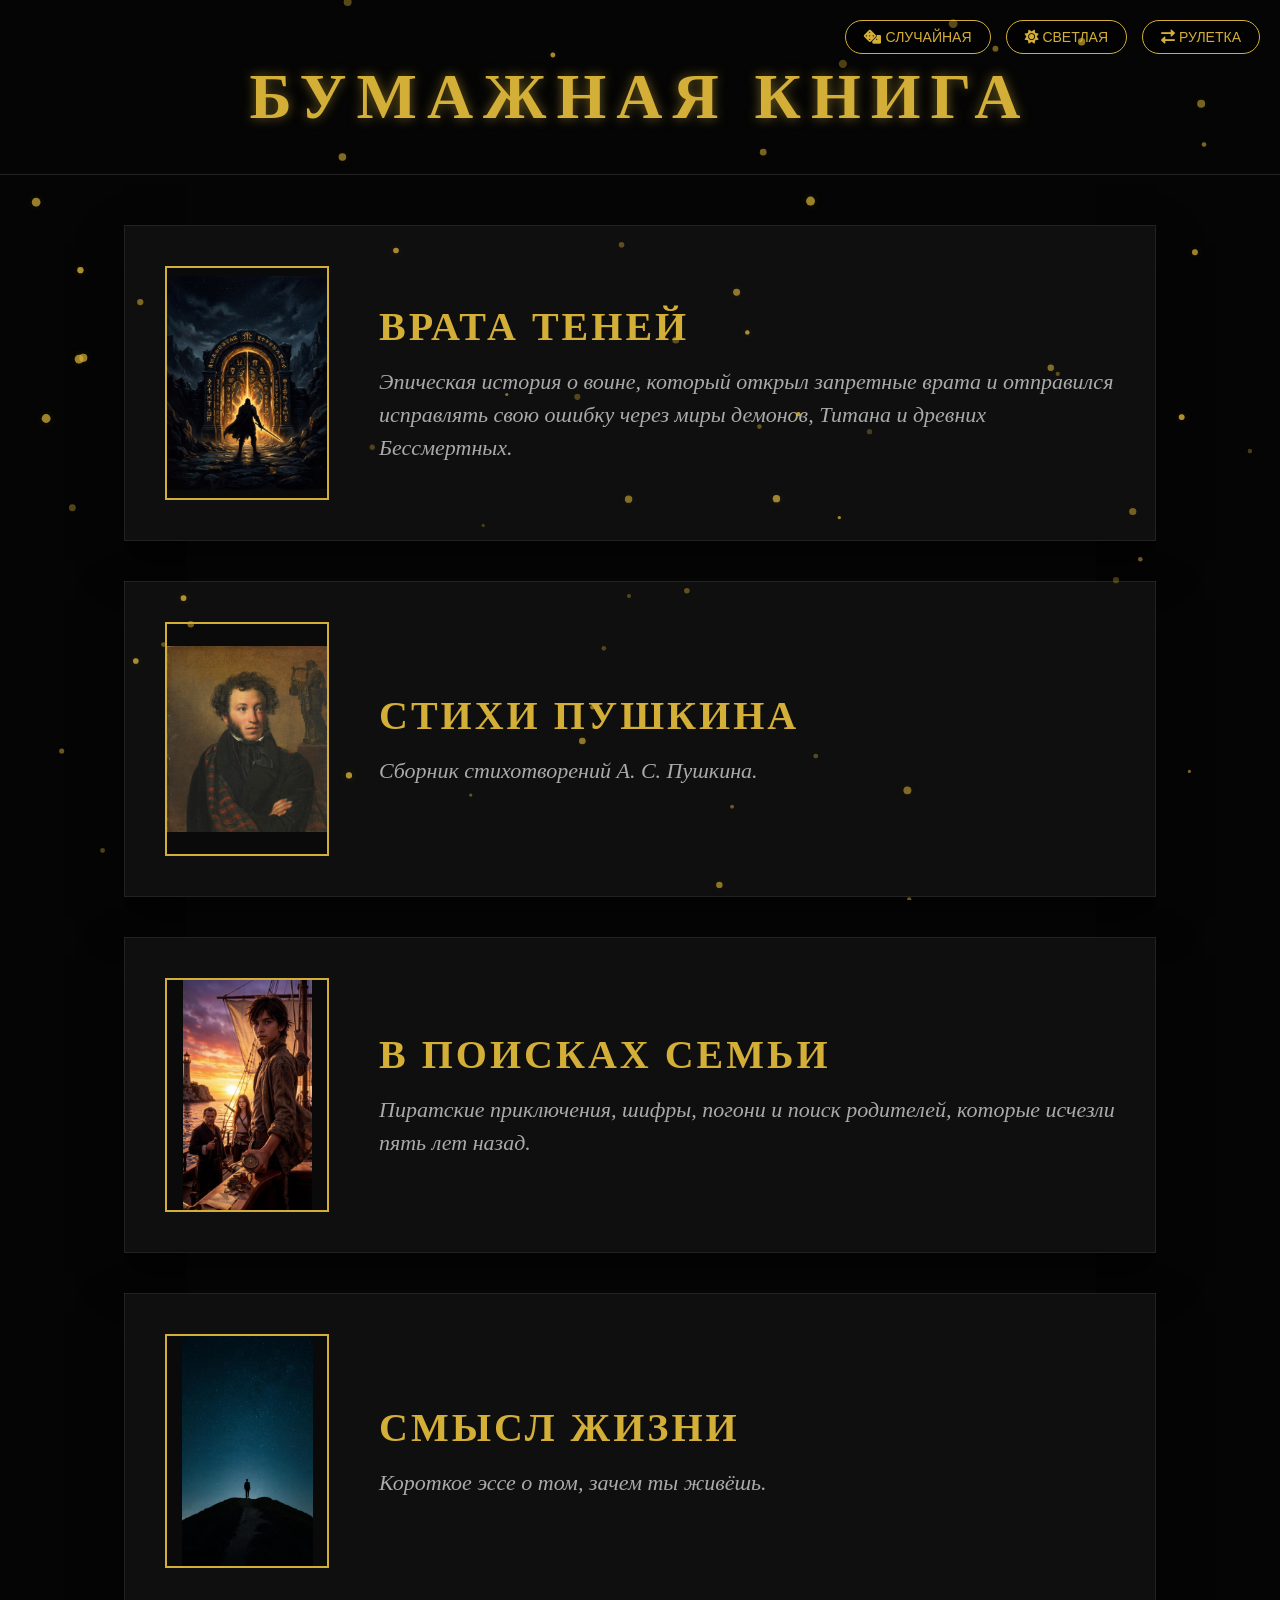
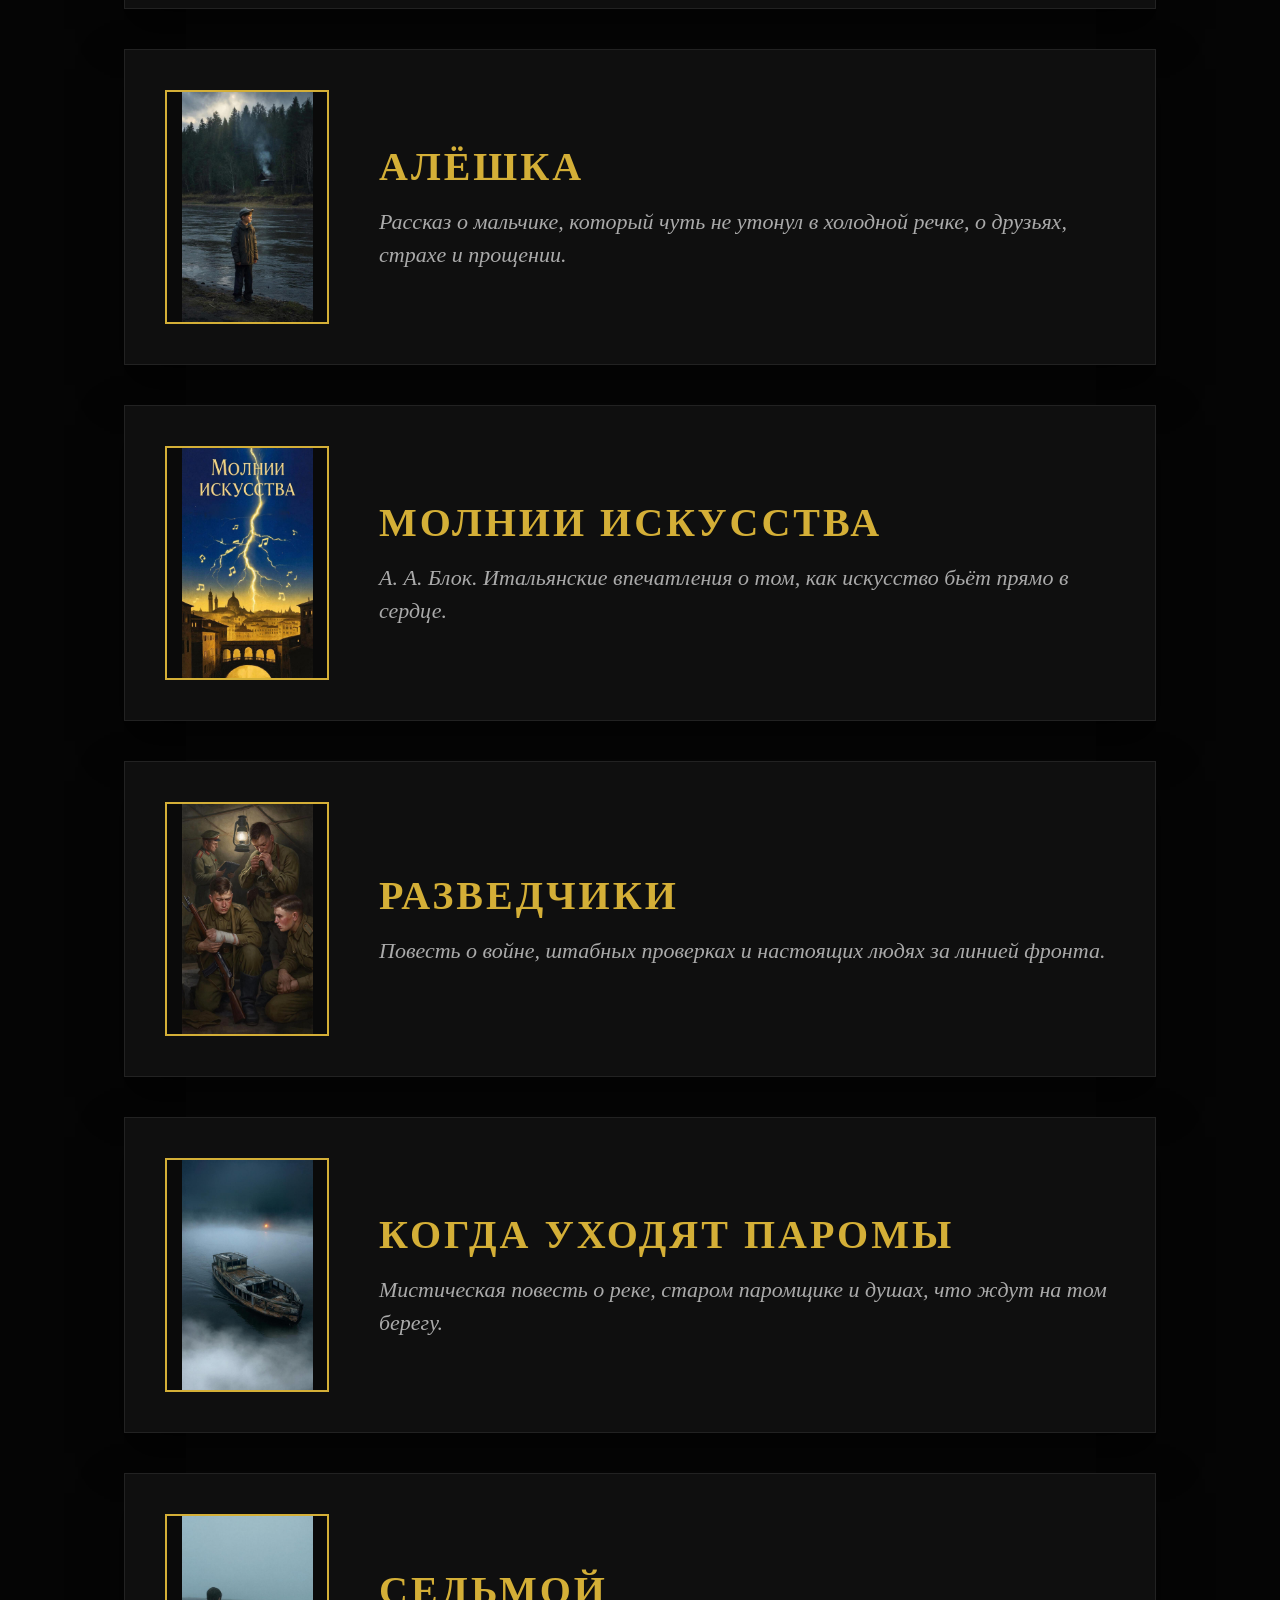
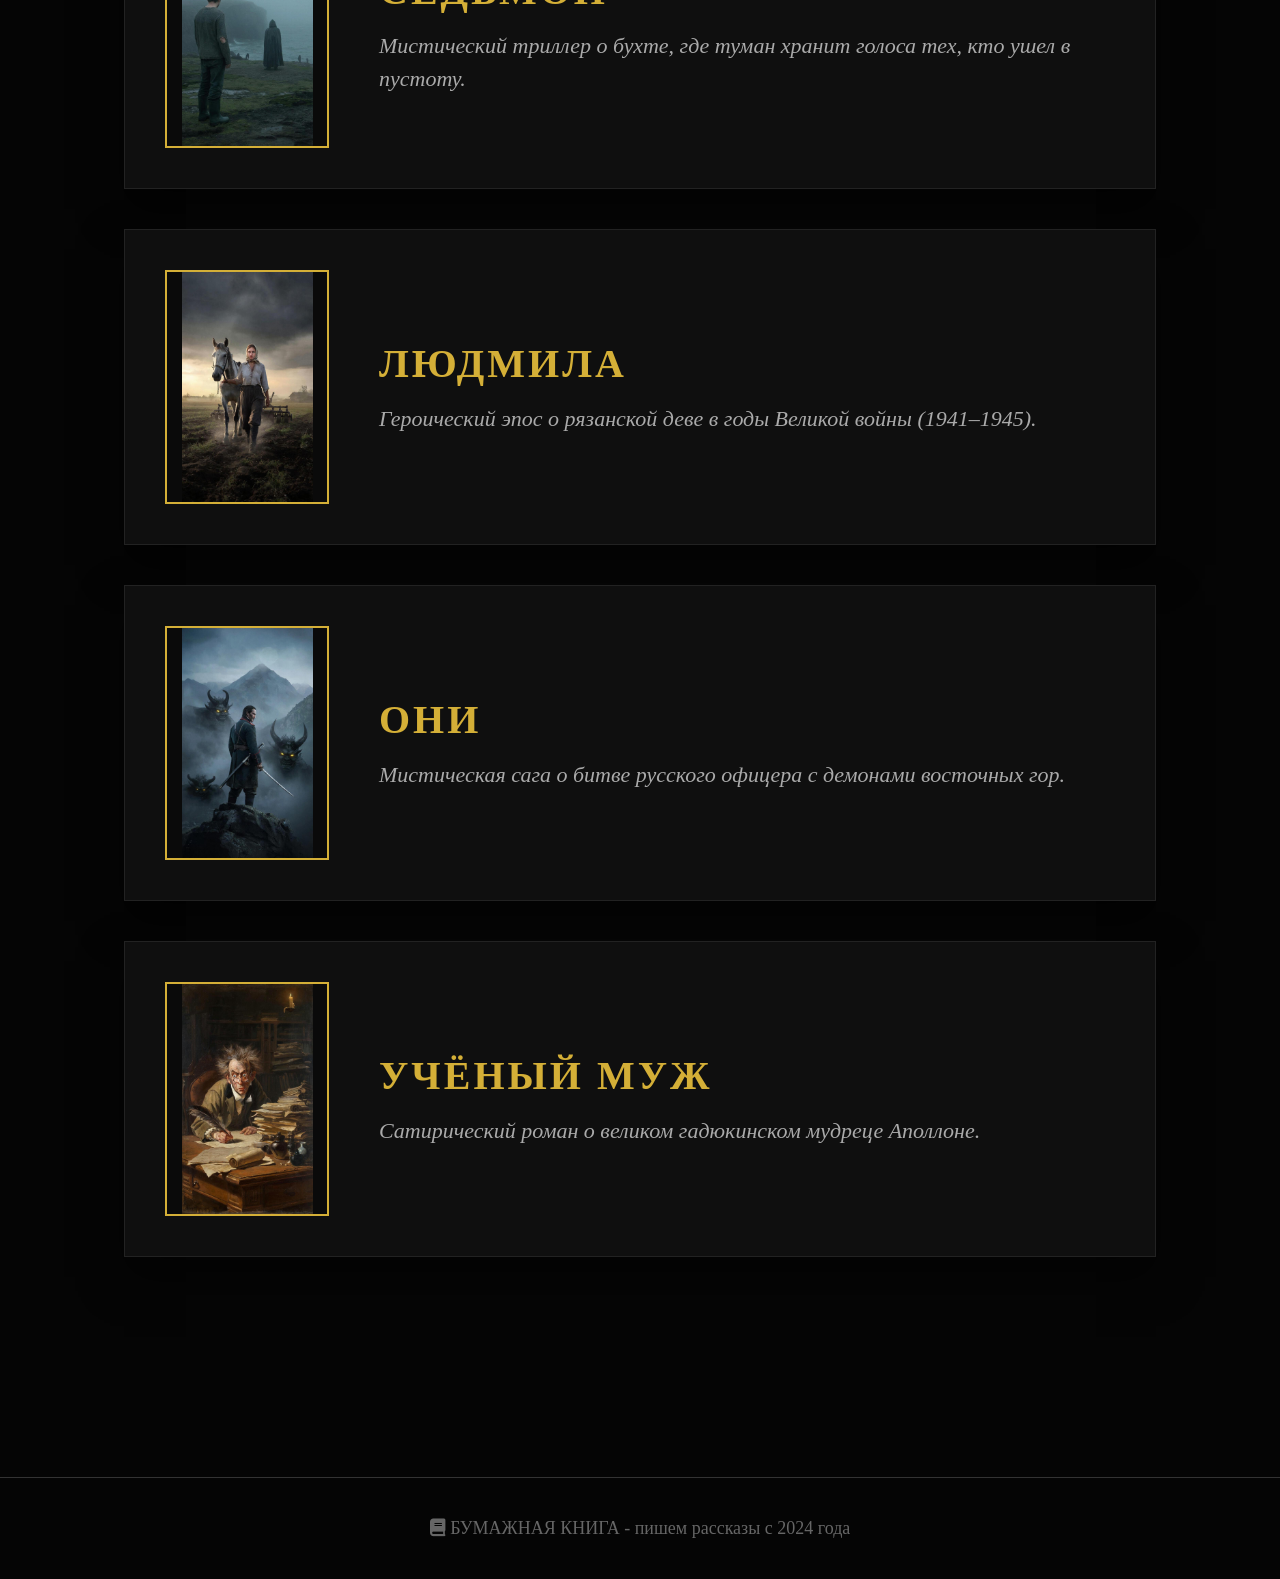
<file: index.html>
<!DOCTYPE html>
<html lang="ru">
<head>
    <meta charset="UTF-8">
    <title>БУМАЖНАЯ КНИГА</title>
    <link rel="icon" type="image/x-icon" href="favicon.ico">
    <link rel="stylesheet" href="https://cdnjs.cloudflare.com/ajax/libs/font-awesome/6.0.0-beta3/css/all.min.css">
    <style>
        :root { --gold: #d4af37; --bg: #050505; --card-bg: #0f0f0f; --text: #b8b8b8; }
        body { background: var(--bg); color: var(--text); font-family: 'Times New Roman', serif; margin: 0; padding: 0; transition: background 0.3s, color 0.3s; }
        body.light { --bg: #f5f5f0; --card-bg: #ffffff; --text: #222; --gold: #b8860b; }
        header { text-align: center; padding: 60px 0 40px; border-bottom: 1px solid #222; margin-bottom: 50px; position: relative; }
        header h1 { color: var(--gold); font-size: 64px; font-weight: bold; letter-spacing: 10px; text-transform: uppercase; margin: 0; text-shadow: 0 0 12px rgba(212, 175, 55, 0.5); }
        .header-buttons { position: absolute; top: 20px; right: 20px; display: flex; gap: 15px; }
        .header-btn {
            background: rgba(0,0,0,0.6); color: var(--gold); border: 1px solid var(--gold);
            padding: 8px 18px; cursor: pointer; font-size: 14px; text-transform: uppercase;
            transition: all 0.3s; border-radius: 30px;
        }
        body.light .header-btn { background: rgba(0,0,0,0.1); }
        .header-btn:hover { background: var(--gold); color: #000; border-color: var(--gold); }
        #main-menu { display: flex; flex-direction: column; align-items: center; padding: 0 20px 100px 20px; transition: all 0.5s ease; }
        .post-card {
            background: var(--card-bg); width: 100%; max-width: 950px; border: 1px solid #222; padding: 40px;
            display: flex; align-items: center; transition: all 0.4s; margin-bottom: 40px;
            text-decoration: none; color: inherit; box-shadow: 0 20px 40px rgba(0,0,0,0.5);
        }
        .post-card:hover { border-color: var(--gold); transform: translateY(-8px); box-shadow: 0 25px 50px rgba(212, 175, 55, 0.2); }
        .post-card:hover .book-cover { transform: scale(1.02); box-shadow: 0 0 15px rgba(212, 175, 55, 0.6); }
        .book-cover {
            width: 160px; height: 230px; background-size: contain; background-repeat: no-repeat;
            background-position: center; background-color: #0a0a0a; border: 2px solid var(--gold);
            flex-shrink: 0; display: flex; justify-content: center; align-items: center;
            font-size: 100px; color: var(--gold); text-transform: uppercase; transition: all 0.3s;
        }
        .book-cover.shadow-gates { background-image: url('shadow-gates.png'); }
        .book-cover.pushkin { background-image: url('pushkin.png'); }
        .book-cover.lock { background-image: url('lock.png'); }
        .book-cover.life { background-image: url('life.png'); }
        .book-cover.lyudmila { background-image: url('lyudmila.png'); }
        .book-cover.oni { background-image: url('oni.png'); }
        .book-cover.humor { background-image: url('learned-man.png'); }
        .book-cover.seventh { background-image: url('seventh.png'); }
        .book-cover.parom { background-image: url('parom.png'); }
        .book-cover.scouts { background-image: url('scouts.png'); }
        .book-cover.blok { background-image: url('blok-molnii.png'); }
        .book-cover.alex { background-image: url('alex.png'); }
        .post-info { margin-left: 50px; }
        .post-info h1 { color: var(--gold); font-size: 40px; font-weight: bold; margin: 0 0 15px 0; letter-spacing: 3px; text-transform: uppercase; }
        .post-info p { font-size: 22px; line-height: 1.5; color: #aaa; margin: 0; font-style: italic; }
        body.light .post-info p { color: #555; }
        footer { text-align: center; margin-top: 80px; padding: 40px; color: #666; border-top: 1px solid #333; font-size: 18px; }

        /* Карусель */
        .carousel-mode {
            display: flex !important;
            justify-content: center;
            align-items: center;
            perspective: 1200px;
            overflow: hidden;
            padding: 60px 0;
        }
        .carousel-container {
            position: relative;
            width: 100%;
            max-width: 1200px;
            height: 550px;
            display: flex;
            justify-content: center;
            align-items: center;
        }
        .carousel-card {
            position: absolute;
            width: 320px;
            transition: all 0.6s cubic-bezier(0.25, 0.8, 0.25, 1);
            cursor: pointer;
            opacity: 0;
            visibility: hidden;
            filter: blur(4px);
            transform: scale(0.8) translateX(0) rotateY(0deg);
            z-index: 0;
            background: transparent;
            text-decoration: none;
            color: inherit;
            display: flex !important;
            flex-direction: column !important;
            align-items: center !important;
        }
        .carousel-card.active {
            opacity: 1;
            visibility: visible;
            filter: blur(0);
            transform: scale(1) translateX(0) rotateY(0deg);
            z-index: 10;
            box-shadow: 0 20px 40px rgba(0,0,0,0.5);
        }
        .carousel-card.prev {
            opacity: 0.6;
            visibility: visible;
            filter: blur(2px);
            transform: scale(0.85) translateX(-280px) rotateY(20deg);
            z-index: 5;
        }
        .carousel-card.next {
            opacity: 0.6;
            visibility: visible;
            filter: blur(2px);
            transform: scale(0.85) translateX(280px) rotateY(-20deg);
            z-index: 5;
        }
        .carousel-card .book-cover {
            width: 100%;
            height: 400px;
            margin: 0 auto 20px auto;
        }
        .carousel-card .post-info {
            margin: 0 !important;
            text-align: center !important;
            display: none;
            width: 100%;
        }
        .carousel-card.active .post-info {
            display: block;
        }
        .carousel-card .post-info h1 {
            font-size: 28px;
            letter-spacing: 2px;
            margin: 0 0 10px;
        }
        .carousel-card .post-info p {
            font-size: 18px;
            line-height: 1.4;
        }
        .carousel-btn {
            position: absolute;
            top: 50%;
            transform: translateY(-50%);
            background: rgba(0,0,0,0.7);
            border: 2px solid var(--gold);
            color: var(--gold);
            font-size: 32px;
            padding: 10px 20px;
            cursor: pointer;
            z-index: 20;
            border-radius: 50%;
            transition: all 0.3s;
        }
        .carousel-btn:hover {
            background: var(--gold);
            color: #000;
        }
        .carousel-prev { left: 20px; }
        .carousel-next { right: 20px; }
        @media (max-width: 700px) {
            .carousel-card { width: 260px; }
            .carousel-card .book-cover { height: 320px; }
            .carousel-card.prev { transform: scale(0.75) translateX(-180px) rotateY(20deg); }
            .carousel-card.next { transform: scale(0.75) translateX(180px) rotateY(-20deg); }
            .carousel-prev { left: 5px; font-size: 24px; padding: 6px 12px; }
            .carousel-next { right: 5px; font-size: 24px; padding: 6px 12px; }
        }
        .hidden { display: none; }
    </style>
<meta name="google-site-verification" content="m7yIp5izDX6nk24Tjyjrwawx5wBTkh0lPdj6tE7eQBc" />
</head>
<body>
    <header>
        <h1>БУМАЖНАЯ КНИГА</h1>
        <div class="header-buttons">
            <button class="header-btn" id="randomBookBtn"><i class="fas fa-dice"></i> СЛУЧАЙНАЯ</button>
            <button class="header-btn" id="themeToggleBtn"><i class="fas fa-sun"></i> ТЁМНАЯ</button>
            <button class="header-btn" id="carouselToggleBtn"><i class="fas fa-exchange-alt"></i> РУЛЕТКА</button>
        </div>
    </header>
    <div id="main-menu">
        <a href="shadow-gates.html" class="post-card"><div class="book-cover shadow-gates"></div><div class="post-info"><h1>ВРАТА ТЕНЕЙ</h1><p>Эпическая история о воине, который открыл запретные врата и отправился исправлять свою ошибку через миры демонов, Титана и древних Бессмертных.</p></div></a>
        <a href="pushkin.html" class="post-card"><div class="book-cover pushkin"></div><div class="post-info"><h1>СТИХИ ПУШКИНА</h1><p>Сборник стихотворений А. С. Пушкина.</p></div></a>
        <a href="lock.html" class="post-card"><div class="book-cover lock"></div><div class="post-info"><h1>В ПОИСКАХ СЕМЬИ</h1><p>Пиратские приключения, шифры, погони и поиск родителей, которые исчезли пять лет назад.</p></div></a>
        <a href="life.html" class="post-card"><div class="book-cover life"></div><div class="post-info"><h1>СМЫСЛ ЖИЗНИ</h1><p>Короткое эссе о том, зачем ты живёшь.</p></div></a>
        <a href="alex.html" class="post-card"><div class="book-cover alex"></div><div class="post-info"><h1>АЛЁШКА</h1><p>Рассказ о мальчике, который чуть не утонул в холодной речке, о друзьях, страхе и прощении.</p></div></a>
        <a href="blok-molnii.html" class="post-card"><div class="book-cover blok"></div><div class="post-info"><h1>МОЛНИИ ИСКУССТВА</h1><p>А. А. Блок. Итальянские впечатления о том, как искусство бьёт прямо в сердце.</p></div></a>
        <a href="scouts.html" class="post-card"><div class="book-cover scouts"></div><div class="post-info"><h1>РАЗВЕДЧИКИ</h1><p>Повесть о войне, штабных проверках и настоящих людях за линией фронта.</p></div></a>
        <a href="parom.html" class="post-card"><div class="book-cover parom"></div><div class="post-info"><h1>КОГДА УХОДЯТ ПАРОМЫ</h1><p>Мистическая повесть о реке, старом паромщике и душах, что ждут на том берегу.</p></div></a>
        <a href="seventh.html" class="post-card"><div class="book-cover seventh"></div><div class="post-info"><h1>СЕДЬМОЙ</h1><p>Мистический триллер о бухте, где туман хранит голоса тех, кто ушел в пустоту.</p></div></a>
        <a href="lyudmila.html" class="post-card"><div class="book-cover lyudmila"></div><div class="post-info"><h1>ЛЮДМИЛА</h1><p>Героический эпос о рязанской деве в годы Великой войны (1941–1945).</p></div></a>
        <a href="oni.html" class="post-card"><div class="book-cover oni"></div><div class="post-info"><h1>О‌НИ</h1><p>Мистическая сага о битве русского офицера с демонами восточных гор.</p></div></a>
        <a href="learned-man.html" class="post-card"><div class="book-cover humor"></div><div class="post-info"><h1>УЧЁНЫЙ МУЖ</h1><p>Сатирический роман о великом гадюкинском мудреце Аполлоне.</p></div></a>
    </div>
    <footer><i class="fas fa-book"></i> БУМАЖНАЯ КНИГА - пишем рассказы с 2024 года</footer>

    <script>
        const books = [
            "alex.html", "blok-molnii.html", "scouts.html", "parom.html",
            "seventh.html", "lyudmila.html", "oni.html", "learned-man.html"
        ];
        document.getElementById("randomBookBtn").onclick = () => {
            const randomIndex = Math.floor(Math.random() * books.length);
            window.location.href = books[randomIndex];
        };

        const themeBtn = document.getElementById("themeToggleBtn");
        function updateThemeButton(isLight) {
            themeBtn.innerHTML = isLight ? '<i class="fas fa-moon"></i> ТЁМНАЯ' : '<i class="fas fa-sun"></i> СВЕТЛАЯ';
        }
        themeBtn.onclick = () => {
            document.body.classList.toggle("light");
            const isLight = document.body.classList.contains("light");
            localStorage.setItem("theme", isLight ? "light" : "dark");
            updateThemeButton(isLight);
        };
        if (localStorage.getItem("theme") === "light") {
            document.body.classList.add("light");
            updateThemeButton(true);
        } else {
            updateThemeButton(false);
        }

        let carouselActive = false;
        let currentIndex = 0;
        const menu = document.getElementById('main-menu');
        const cards = Array.from(document.querySelectorAll('.post-card'));
        const carouselToggle = document.getElementById('carouselToggleBtn');

        function buildCarousel() {
            menu.classList.add('carousel-mode');
            menu.innerHTML = '';
            const container = document.createElement('div');
            container.className = 'carousel-container';
            const prevBtn = document.createElement('button');
            prevBtn.className = 'carousel-btn carousel-prev';
            prevBtn.innerHTML = '❮';
            const nextBtn = document.createElement('button');
            nextBtn.className = 'carousel-btn carousel-next';
            nextBtn.innerHTML = '❯';
            container.appendChild(prevBtn);
            container.appendChild(nextBtn);
            cards.forEach((card, idx) => {
                const clone = card.cloneNode(true);
                clone.classList.add('carousel-card');
                clone.addEventListener('click', (e) => {
                    if (!e.target.closest('.carousel-btn')) {
                        window.location.href = clone.getAttribute('href');
                    }
                });
                container.appendChild(clone);
            });
            menu.appendChild(container);
            updateCarousel(0);
            prevBtn.onclick = () => updateCarousel(currentIndex - 1);
            nextBtn.onclick = () => updateCarousel(currentIndex + 1);
        }

        function updateCarousel(newIndex) {
            const total = cards.length;
            currentIndex = (newIndex + total) % total;
            const carouselCards = document.querySelectorAll('.carousel-card');
            carouselCards.forEach((card, i) => {
                card.classList.remove('active', 'prev', 'next');
                if (i === currentIndex) card.classList.add('active');
                else if (i === (currentIndex - 1 + total) % total) card.classList.add('prev');
                else if (i === (currentIndex + 1) % total) card.classList.add('next');
            });
        }

        function destroyCarousel() {
            menu.classList.remove('carousel-mode');
            menu.innerHTML = '';
            cards.forEach(card => menu.appendChild(card));
        }

        carouselToggle.onclick = () => {
            if (carouselActive) {
                destroyCarousel();
                carouselToggle.innerHTML = '<i class="fas fa-exchange-alt"></i> РУЛЕТКА';
            } else {
                buildCarousel();
                carouselToggle.innerHTML = '<i class="fas fa-list"></i> СПИСОК';
            }
            carouselActive = !carouselActive;
        };
    </script>
</body>
<!-- Плавающие золотые частицы -->
<canvas id="particleCanvas" style="position: fixed; top: 0; left: 0; width: 100%; height: 100%; pointer-events: none; z-index: 0;"></canvas>
<script>
    (function() {
        const canvas = document.getElementById('particleCanvas');
        if (!canvas) return;
        const ctx = canvas.getContext('2d');
        let width, height;
        let particles = [];
        
        function resize() {
            width = window.innerWidth;
            height = window.innerHeight;
            canvas.width = width;
            canvas.height = height;
        }
        
        function initParticles() {
            const particleCount = Math.min(60, Math.floor(width * height / 15000));
            particles = [];
            for (let i = 0; i < particleCount; i++) {
                particles.push({
                    x: Math.random() * width,
                    y: Math.random() * height,
                    radius: Math.random() * 3 + 1.5,
                    alpha: Math.random() * 0.5 + 0.2,
                    speedX: (Math.random() - 0.5) * 0.3,
                    speedY: (Math.random() - 0.5) * 0.2 + 0.1,
                    glow: Math.random() * 0.6 + 0.2
                });
            }
        }
        
        function drawParticles() {
            ctx.clearRect(0, 0, width, height);
            for (let p of particles) {
                ctx.beginPath();
                ctx.arc(p.x, p.y, p.radius, 0, Math.PI * 2);
                ctx.fillStyle = `rgba(212, 175, 55, ${p.alpha * (0.7 + p.glow * 0.3)})`;
                ctx.fill();
                
                ctx.shadowBlur = 8;
                ctx.shadowColor = `rgba(212, 175, 55, ${p.alpha * 0.5})`;
                ctx.fill();
                ctx.shadowBlur = 0;
                
                p.x += p.speedX;
                p.y += p.speedY;
                if (p.x < -20) p.x = width + 20;
                if (p.x > width + 20) p.x = -20;
                if (p.y < -20) p.y = height + 20;
                if (p.y > height + 20) p.y = -20;
            }
            requestAnimationFrame(drawParticles);
        }
        
        window.addEventListener('resize', () => {
            resize();
            initParticles();
        });
        
        resize();
        initParticles();
        drawParticles();
    })();
</script>
</html>
</file>
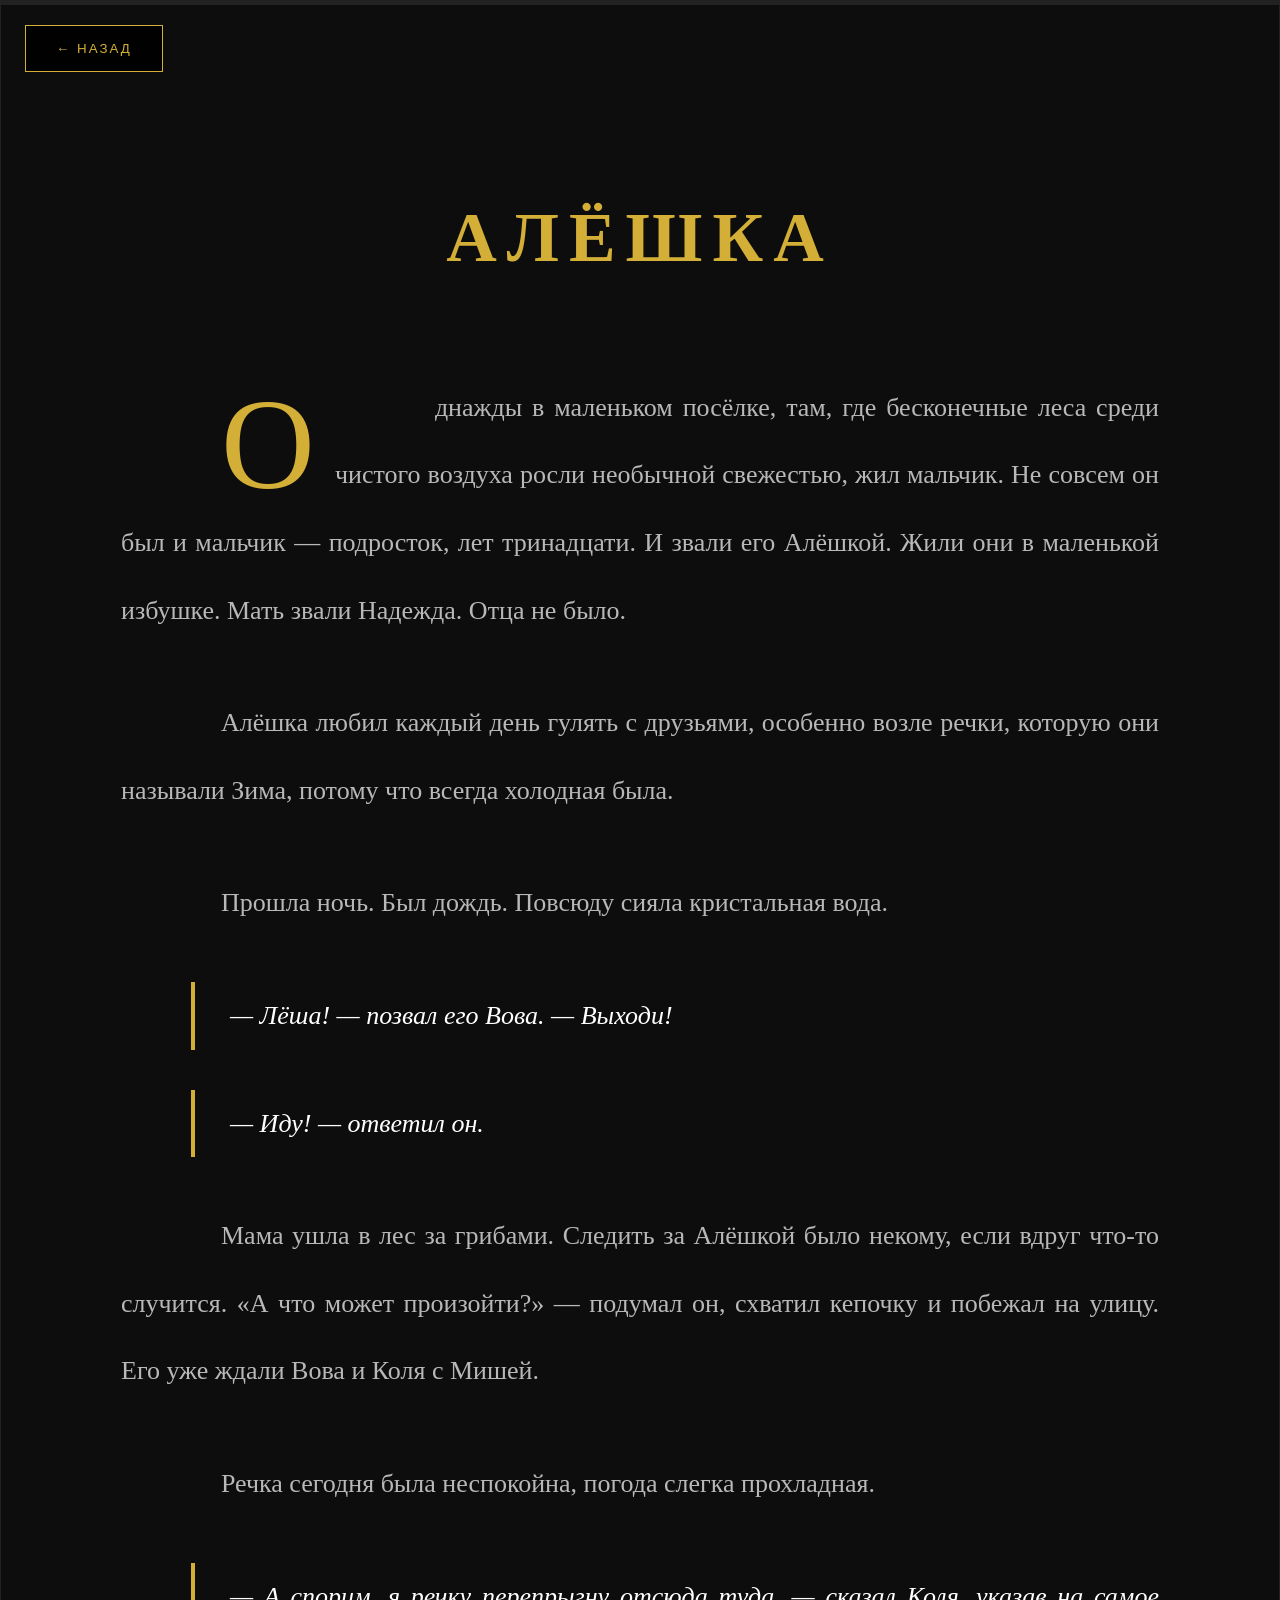
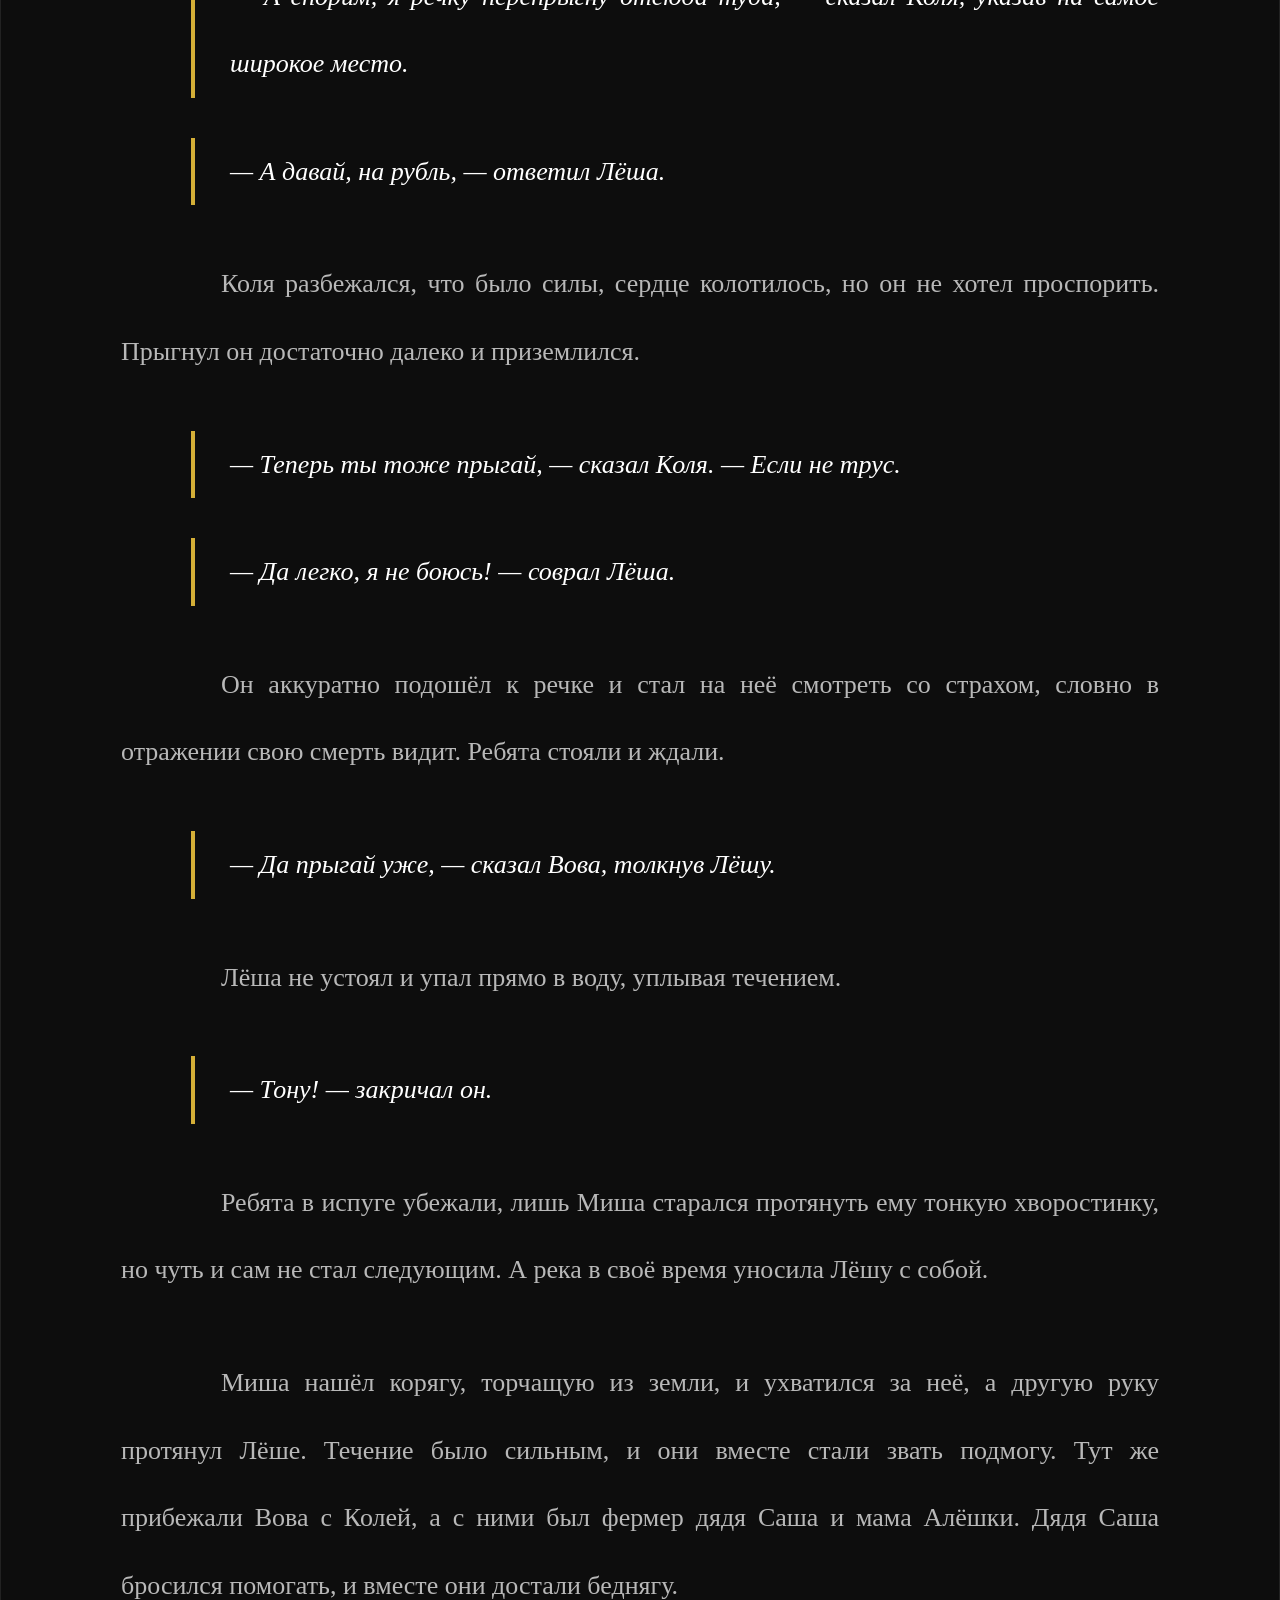
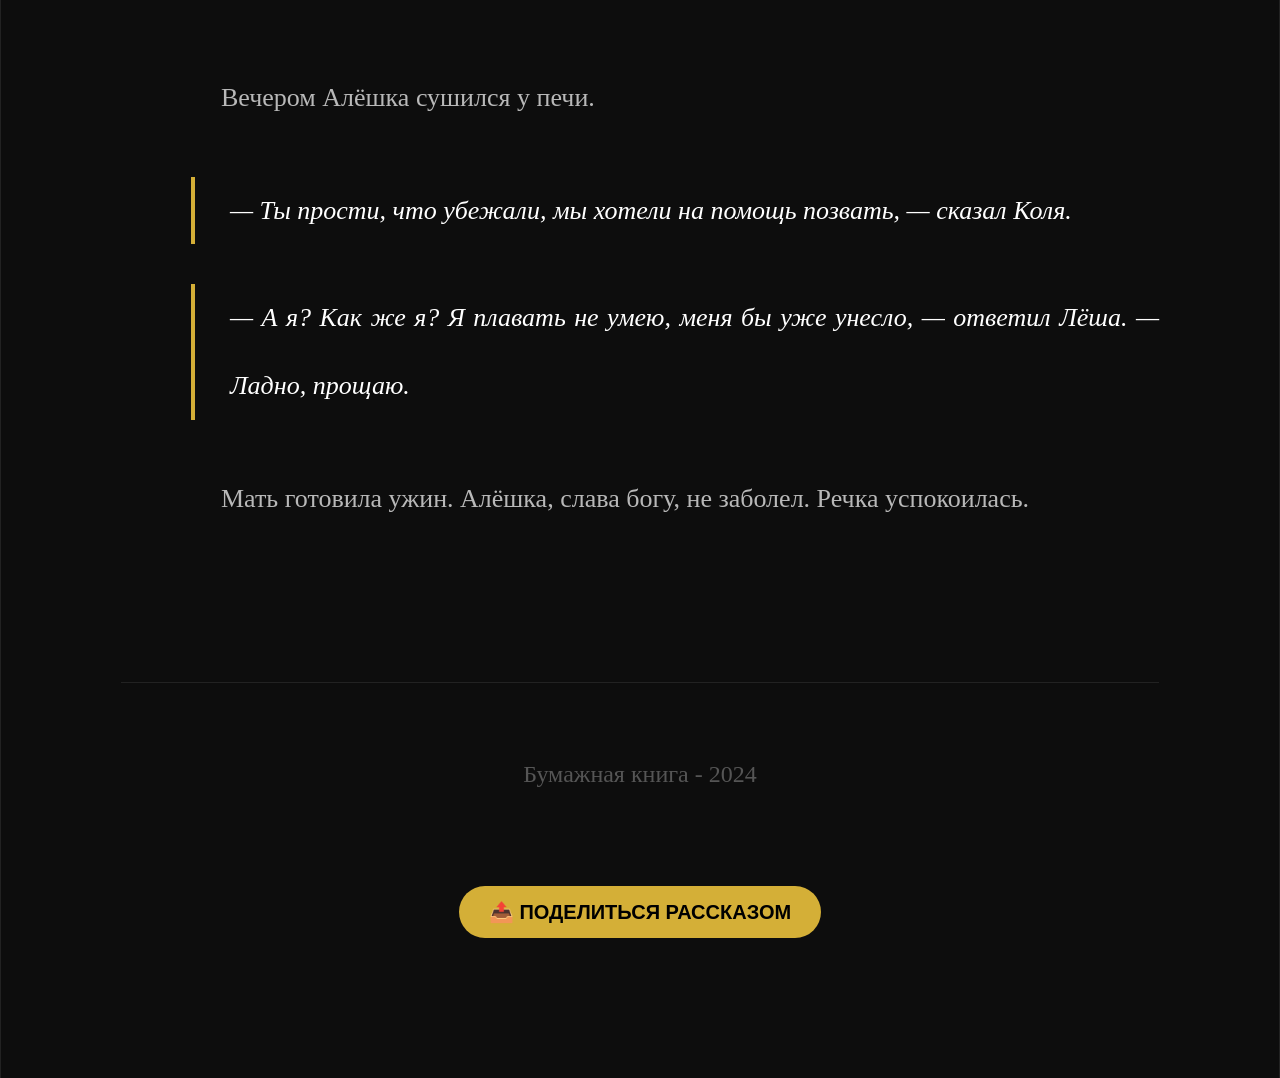
<file: alex.html>
<!DOCTYPE html>
<html lang="ru">
<head>
    <meta charset="UTF-8">
    <title>АЛЁШКА - БУМАЖНАЯ КНИГА</title>
    <link rel="stylesheet" href="common.css">
    <script src="global.js" defer></script>
</head>
<body>
    <div class="back-nav"><button class="back-btn" onclick="location.href='index.html'">← НАЗАД</button></div>
    <div class="manuscript">
        <h1>АЛЁШКА</h1>

        <p><span class="dropcap">О</span>днажды в маленьком посёлке, там, где бесконечные леса среди чистого воздуха росли необычной свежестью, жил мальчик. Не совсем он был и мальчик — подросток, лет тринадцати. И звали его Алёшкой. Жили они в маленькой избушке. Мать звали Надежда. Отца не было.</p>
        <p>Алёшка любил каждый день гулять с друзьями, особенно возле речки, которую они называли Зима, потому что всегда холодная была.</p>
        <p>Прошла ночь. Был дождь. Повсюду сияла кристальная вода.</p>
        <p class="dialogue">— Лёша! — позвал его Вова. — Выходи!</p>
        <p class="dialogue">— Иду! — ответил он.</p>
        <p>Мама ушла в лес за грибами. Следить за Алёшкой было некому, если вдруг что-то случится. «А что может произойти?» — подумал он, схватил кепочку и побежал на улицу. Его уже ждали Вова и Коля с Мишей.</p>
        <p>Речка сегодня была неспокойна, погода слегка прохладная.</p>
        <p class="dialogue">— А спорим, я речку перепрыгну отсюда туда, — сказал Коля, указав на самое широкое место.</p>
        <p class="dialogue">— А давай, на рубль, — ответил Лёша.</p>
        <p>Коля разбежался, что было силы, сердце колотилось, но он не хотел проспорить. Прыгнул он достаточно далеко и приземлился.</p>
        <p class="dialogue">— Теперь ты тоже прыгай, — сказал Коля. — Если не трус.</p>
        <p class="dialogue">— Да легко, я не боюсь! — соврал Лёша.</p>
        <p>Он аккуратно подошёл к речке и стал на неё смотреть со страхом, словно в отражении свою смерть видит. Ребята стояли и ждали.</p>
        <p class="dialogue">— Да прыгай уже, — сказал Вова, толкнув Лёшу.</p>
        <p>Лёша не устоял и упал прямо в воду, уплывая течением.</p>
        <p class="dialogue">— Тону! — закричал он.</p>
        <p>Ребята в испуге убежали, лишь Миша старался протянуть ему тонкую хворостинку, но чуть и сам не стал следующим. А река в своё время уносила Лёшу с собой.</p>
        <p>Миша нашёл корягу, торчащую из земли, и ухватился за неё, а другую руку протянул Лёше. Течение было сильным, и они вместе стали звать подмогу. Тут же прибежали Вова с Колей, а с ними был фермер дядя Саша и мама Алёшки. Дядя Саша бросился помогать, и вместе они достали беднягу.</p>
        <p>Вечером Алёшка сушился у печи.</p>
        <p class="dialogue">— Ты прости, что убежали, мы хотели на помощь позвать, — сказал Коля.</p>
        <p class="dialogue">— А я? Как же я? Я плавать не умею, меня бы уже унесло, — ответил Лёша. — Ладно, прощаю.</p>
        <p>Мать готовила ужин. Алёшка, слава богу, не заболел. Речка успокоилась.</p>

        <footer>Бумажная книга - 2024</footer>
    </div>
</body>
</html>
</file>
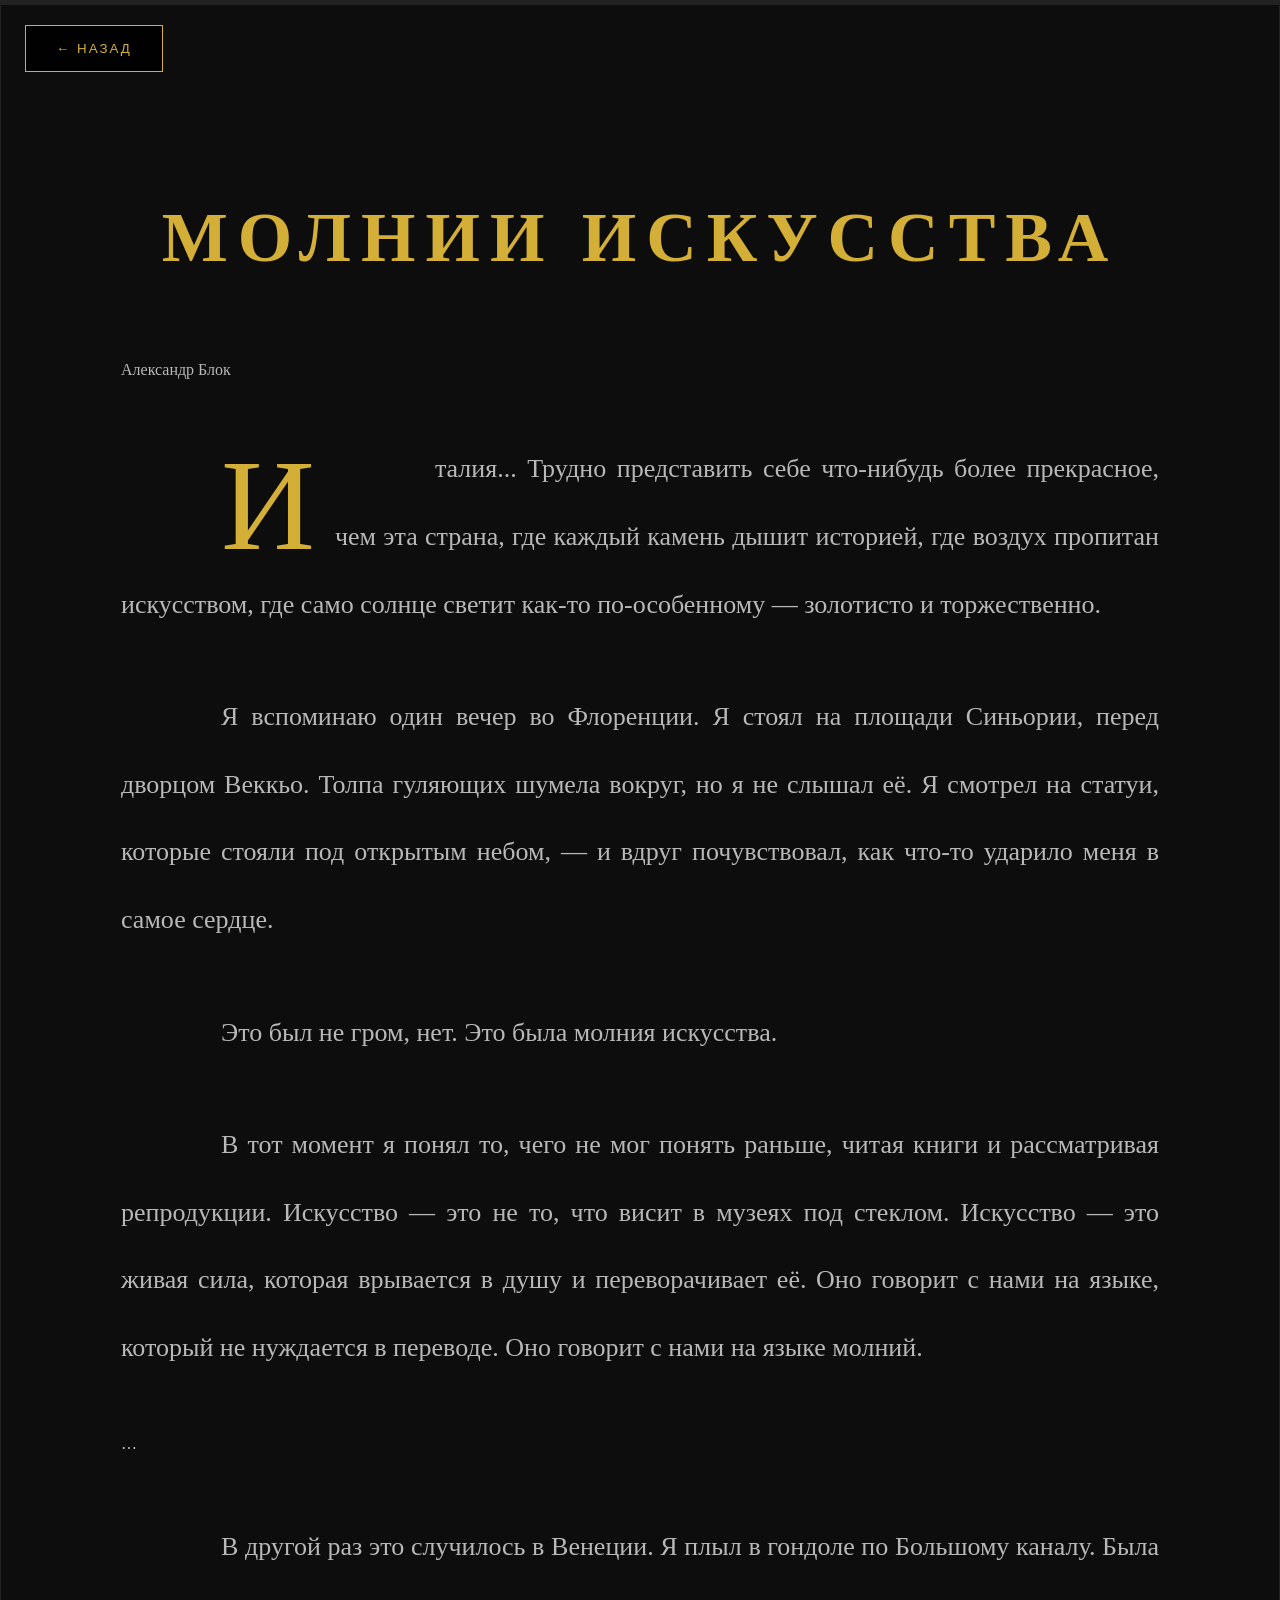
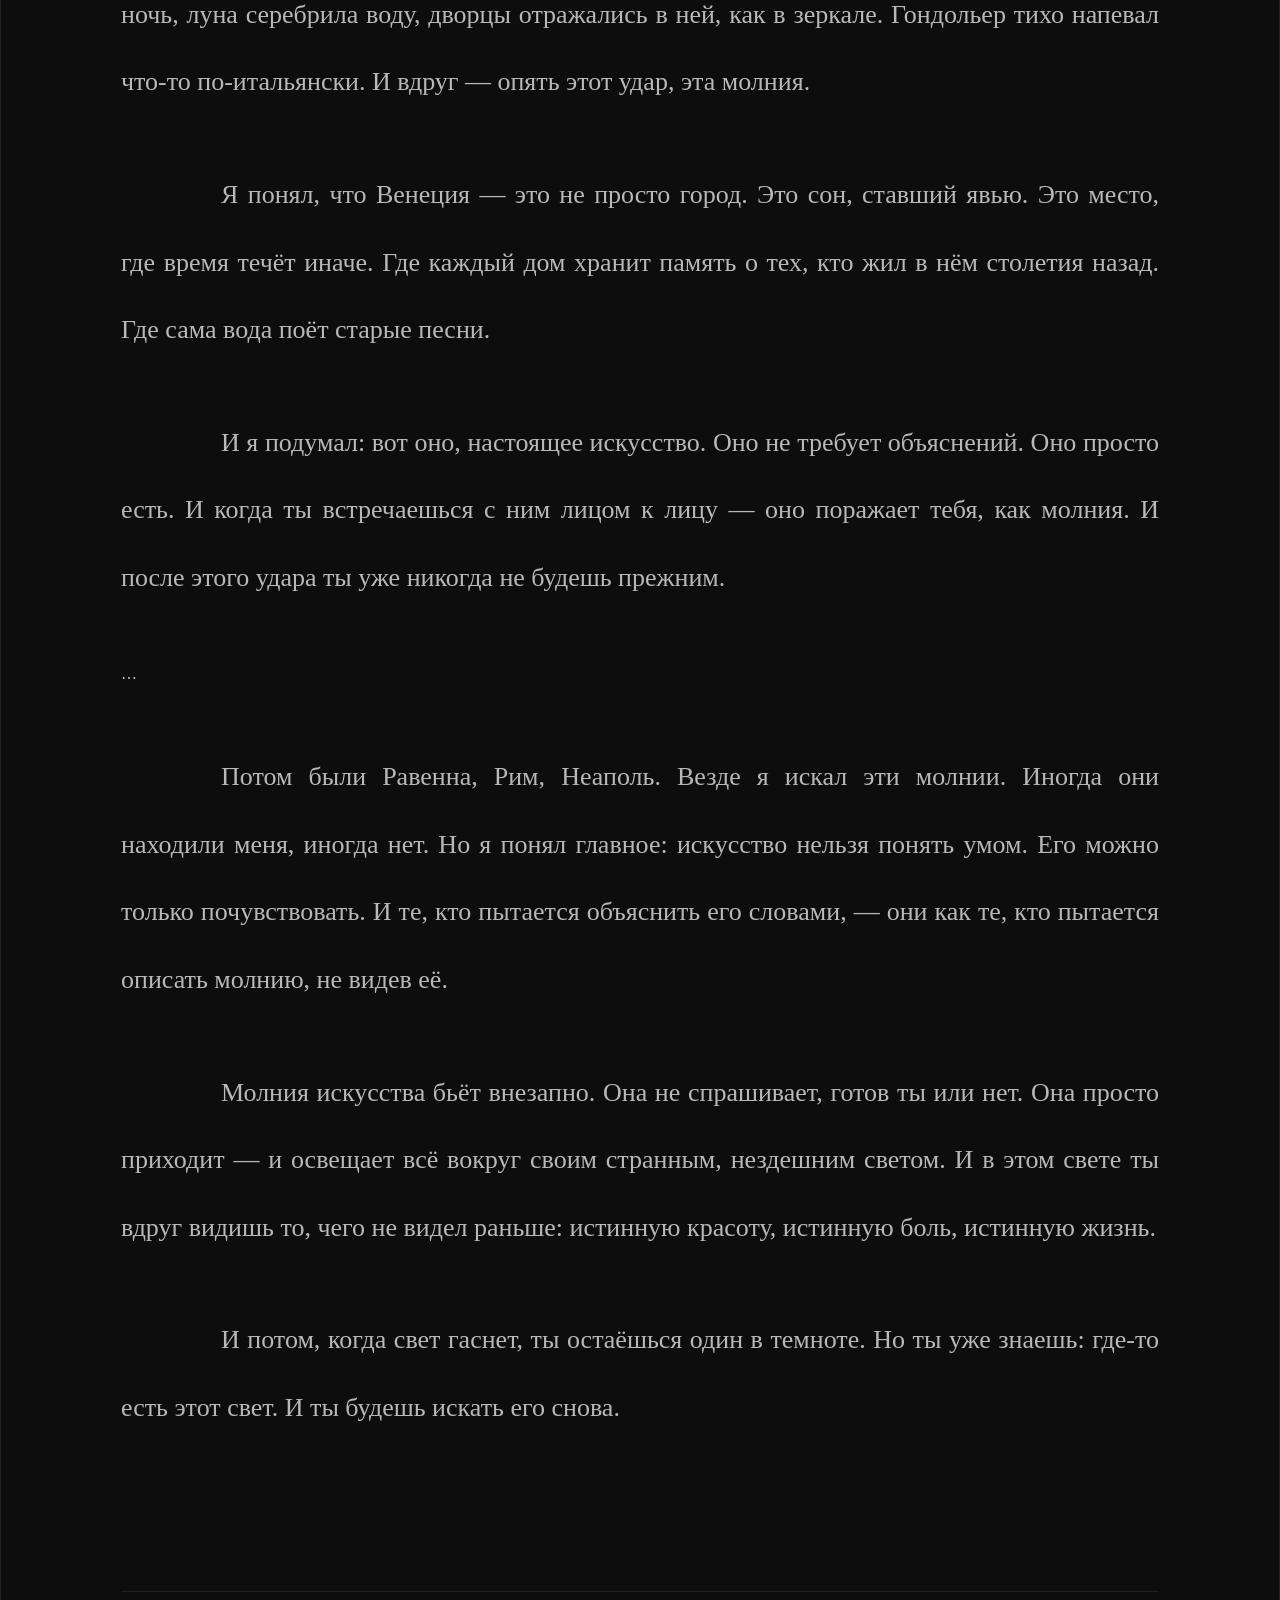
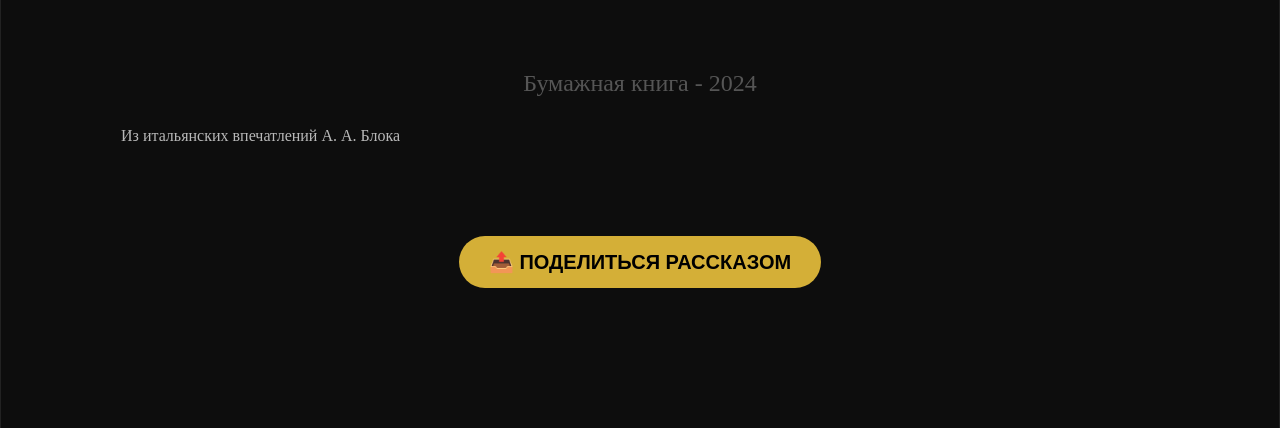
<file: blok-molnii.html>
<!DOCTYPE html>
<html lang="ru">
<head>
    <meta charset="UTF-8">
    <title>Александр Блок - Молнии искусства</title>
    <link rel="stylesheet" href="common.css">
    <script src="global.js" defer></script>
</head>
<body>
    <div class="back-nav"><button class="back-btn" onclick="location.href='index.html'">← НАЗАД</button></div>
    <div class="manuscript">
        <h1>МОЛНИИ ИСКУССТВА</h1>
        <div class="author">Александр Блок</div>

        <p><span class="dropcap">И</span>талия... Трудно представить себе что-нибудь более прекрасное, чем эта страна, где каждый камень дышит историей, где воздух пропитан искусством, где само солнце светит как-то по-особенному — золотисто и торжественно.</p>

        <p>Я вспоминаю один вечер во Флоренции. Я стоял на площади Синьории, перед дворцом Веккьо. Толпа гуляющих шумела вокруг, но я не слышал её. Я смотрел на статуи, которые стояли под открытым небом, — и вдруг почувствовал, как что-то ударило меня в самое сердце.</p>

        <p>Это был не гром, нет. Это была молния искусства.</p>

        <p>В тот момент я понял то, чего не мог понять раньше, читая книги и рассматривая репродукции. Искусство — это не то, что висит в музеях под стеклом. Искусство — это живая сила, которая врывается в душу и переворачивает её. Оно говорит с нами на языке, который не нуждается в переводе. Оно говорит с нами на языке молний.</p>

        <div class="sep">⋯</div>

        <p>В другой раз это случилось в Венеции. Я плыл в гондоле по Большому каналу. Была ночь, луна серебрила воду, дворцы отражались в ней, как в зеркале. Гондольер тихо напевал что-то по-итальянски. И вдруг — опять этот удар, эта молния.</p>

        <p>Я понял, что Венеция — это не просто город. Это сон, ставший явью. Это место, где время течёт иначе. Где каждый дом хранит память о тех, кто жил в нём столетия назад. Где сама вода поёт старые песни.</p>

        <p>И я подумал: вот оно, настоящее искусство. Оно не требует объяснений. Оно просто есть. И когда ты встречаешься с ним лицом к лицу — оно поражает тебя, как молния. И после этого удара ты уже никогда не будешь прежним.</p>

        <div class="sep">⋯</div>

        <p>Потом были Равенна, Рим, Неаполь. Везде я искал эти молнии. Иногда они находили меня, иногда нет. Но я понял главное: искусство нельзя понять умом. Его можно только почувствовать. И те, кто пытается объяснить его словами, — они как те, кто пытается описать молнию, не видев её.</p>

        <p>Молния искусства бьёт внезапно. Она не спрашивает, готов ты или нет. Она просто приходит — и освещает всё вокруг своим странным, нездешним светом. И в этом свете ты вдруг видишь то, чего не видел раньше: истинную красоту, истинную боль, истинную жизнь.</p>

        <p>И потом, когда свет гаснет, ты остаёшься один в темноте. Но ты уже знаешь: где-то есть этот свет. И ты будешь искать его снова.</p>

        <footer>Бумажная книга - 2024</footer>
        <div class="note">Из итальянских впечатлений А. А. Блока</div>
    </div>
</body>
</html>
</file>
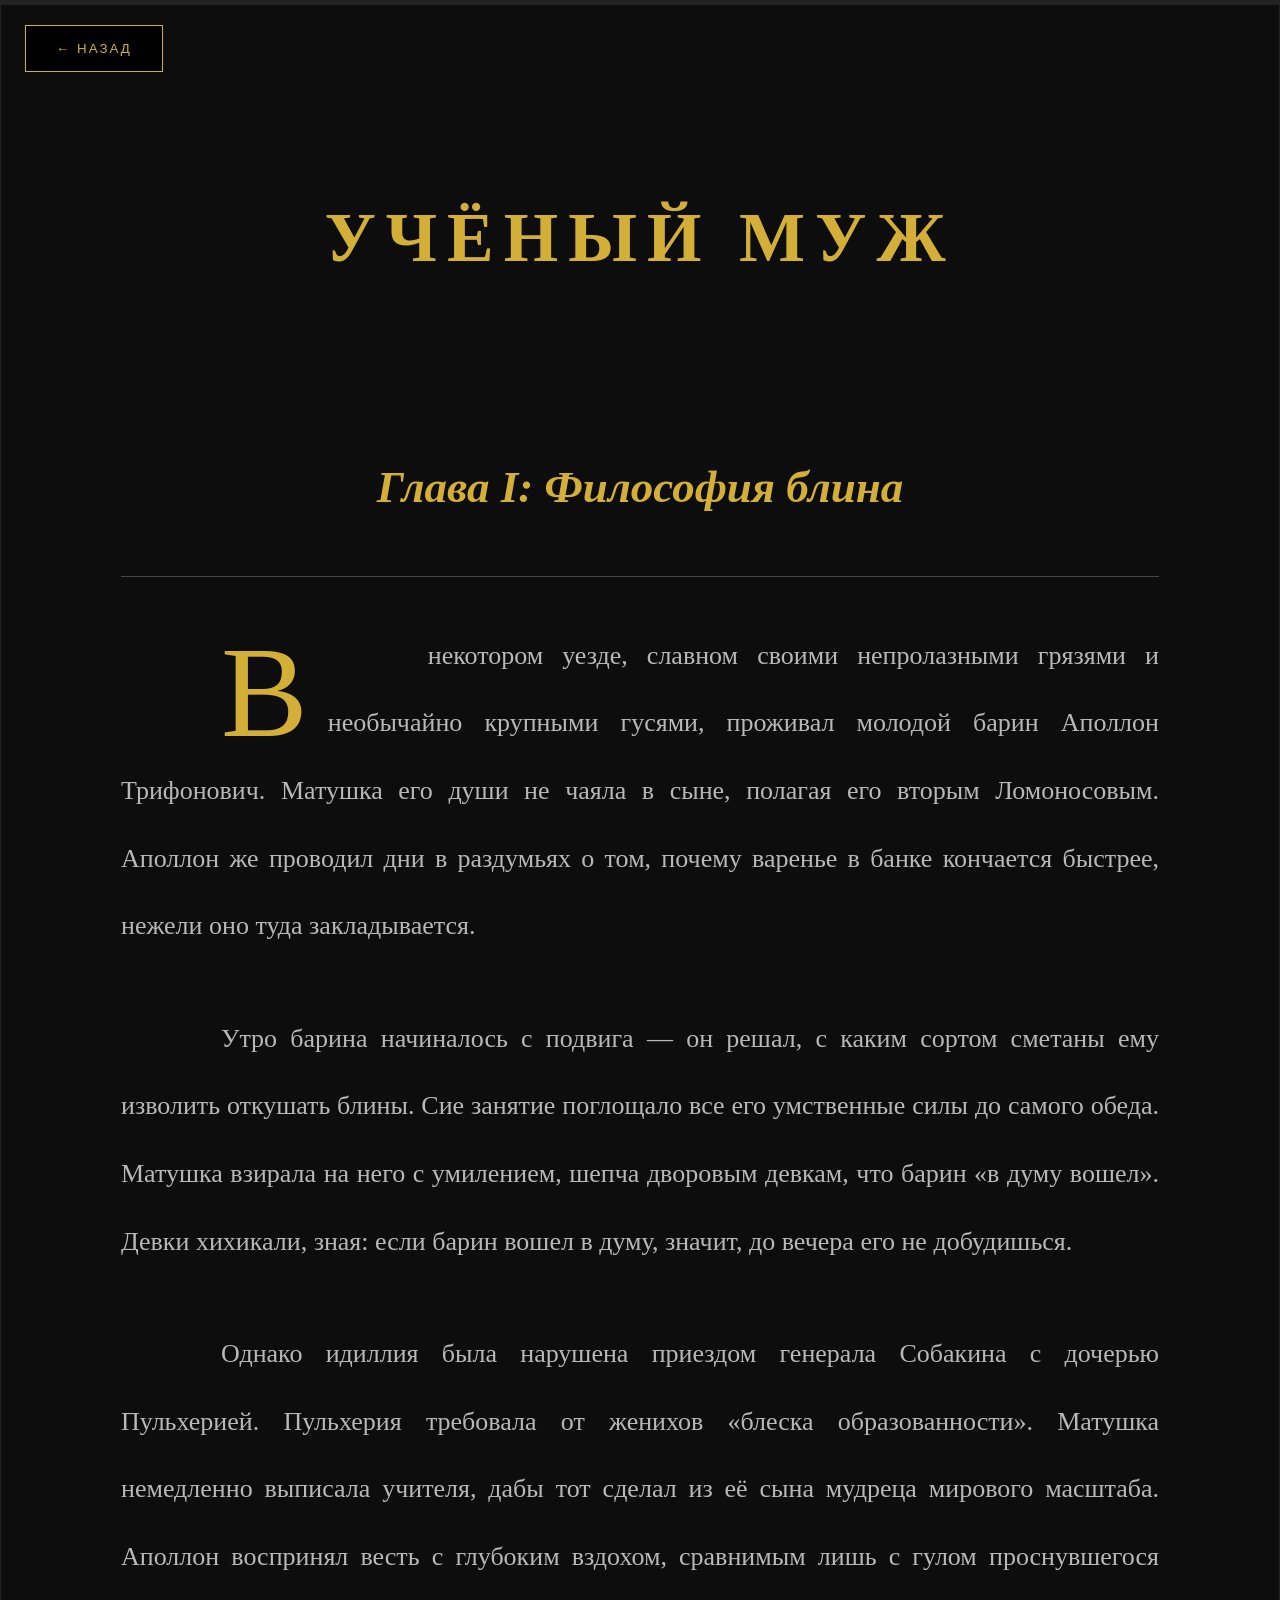
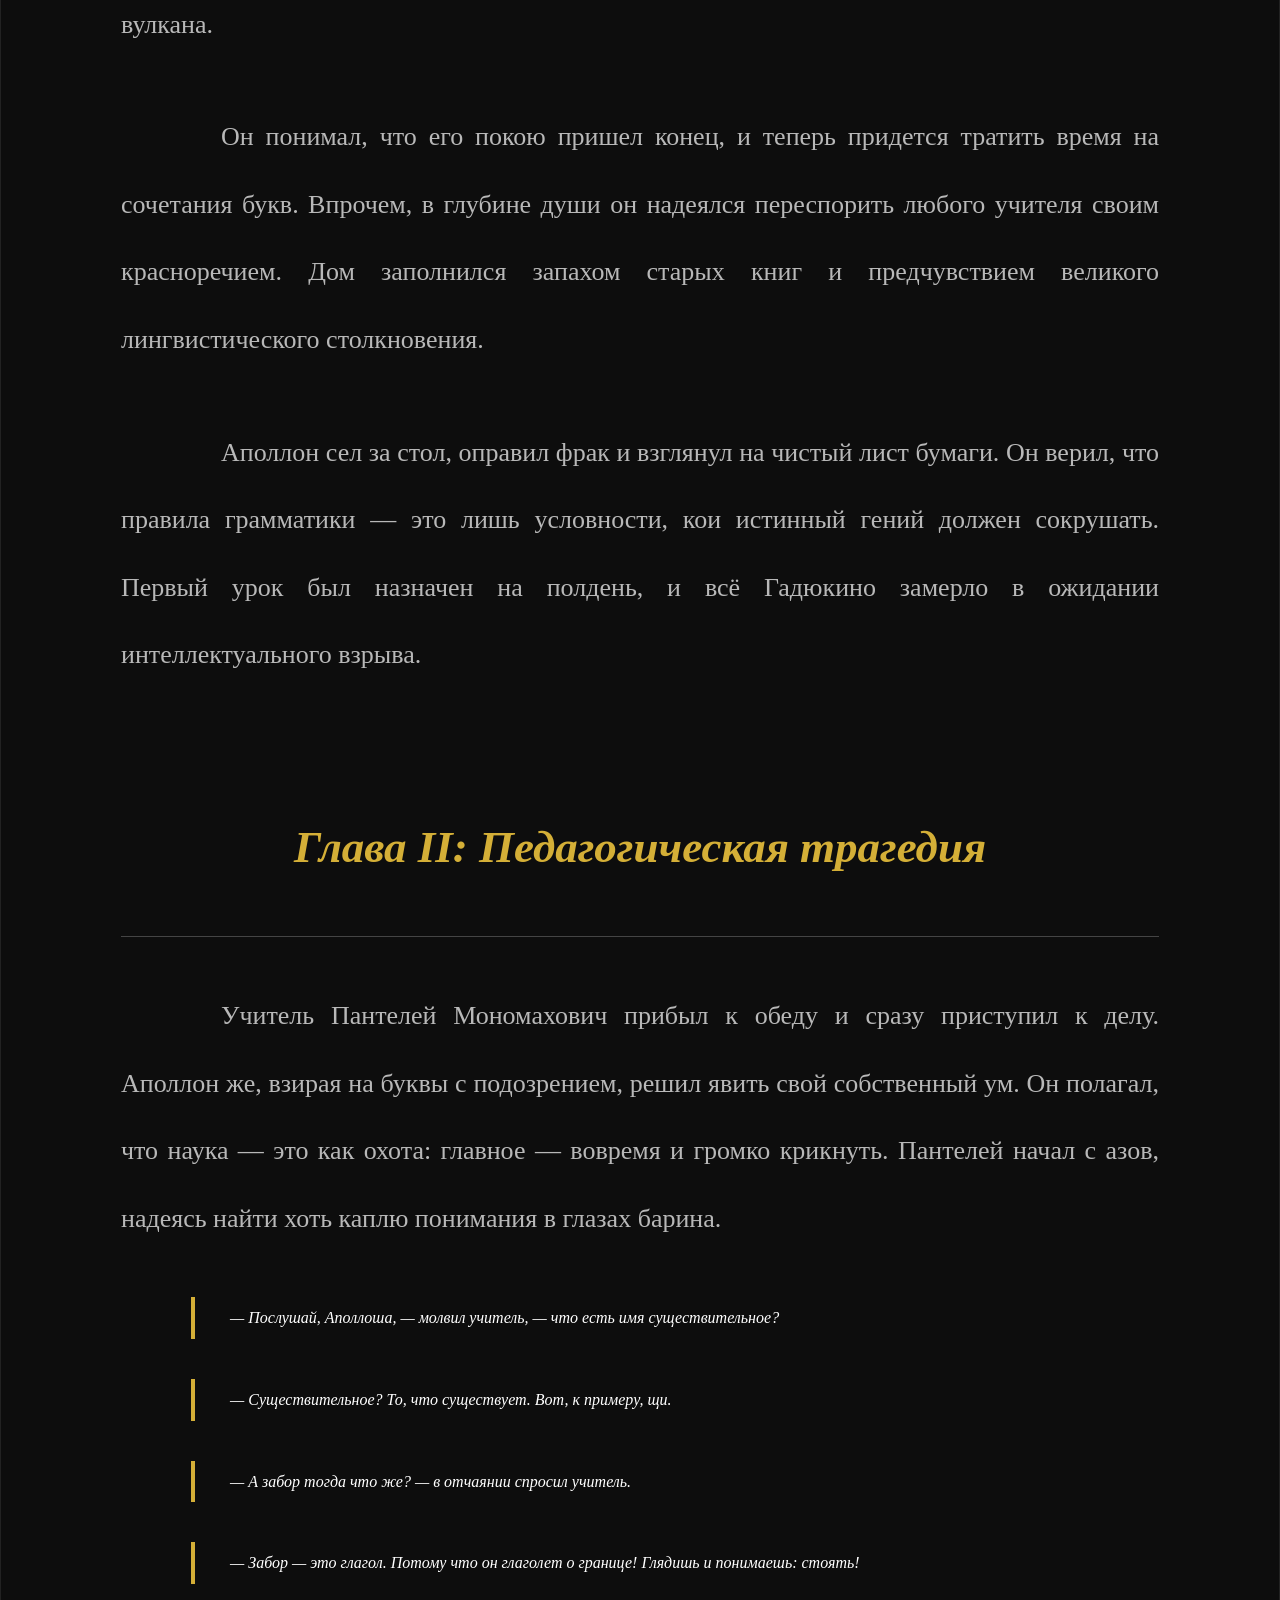
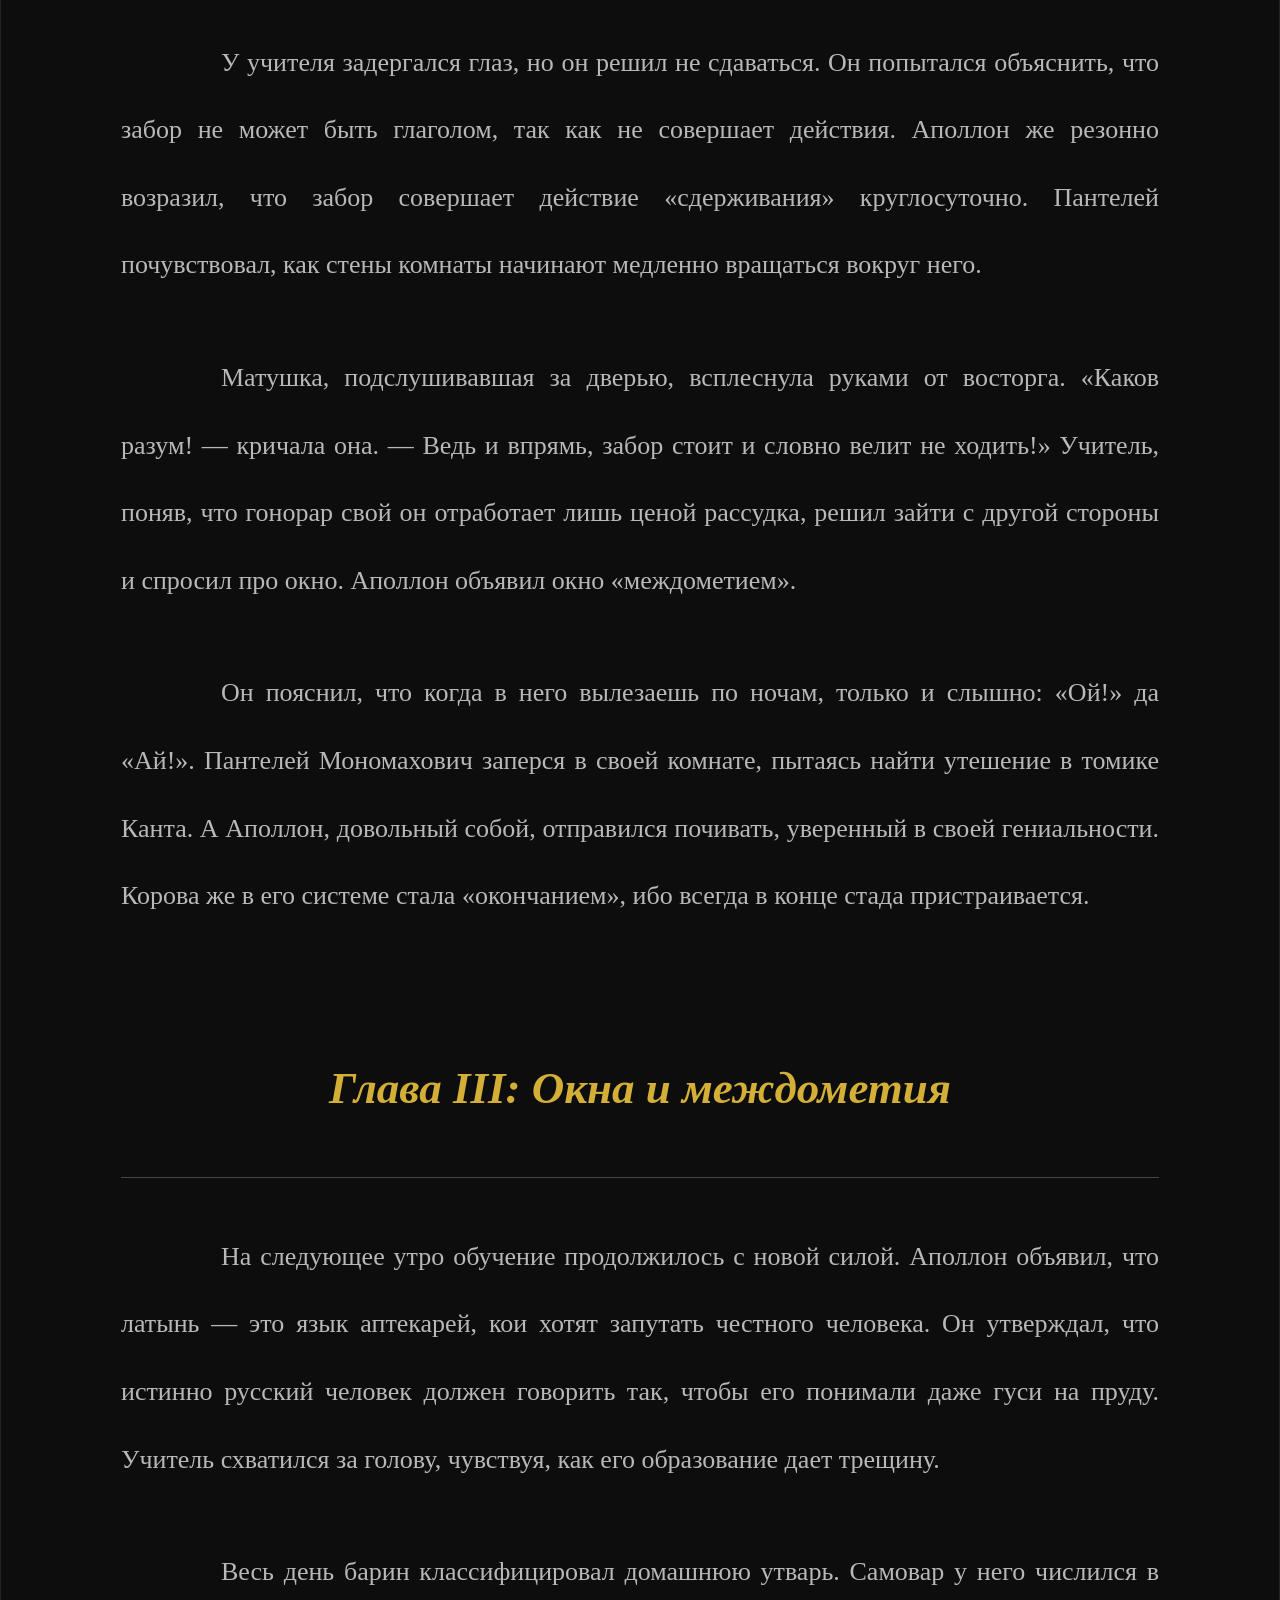
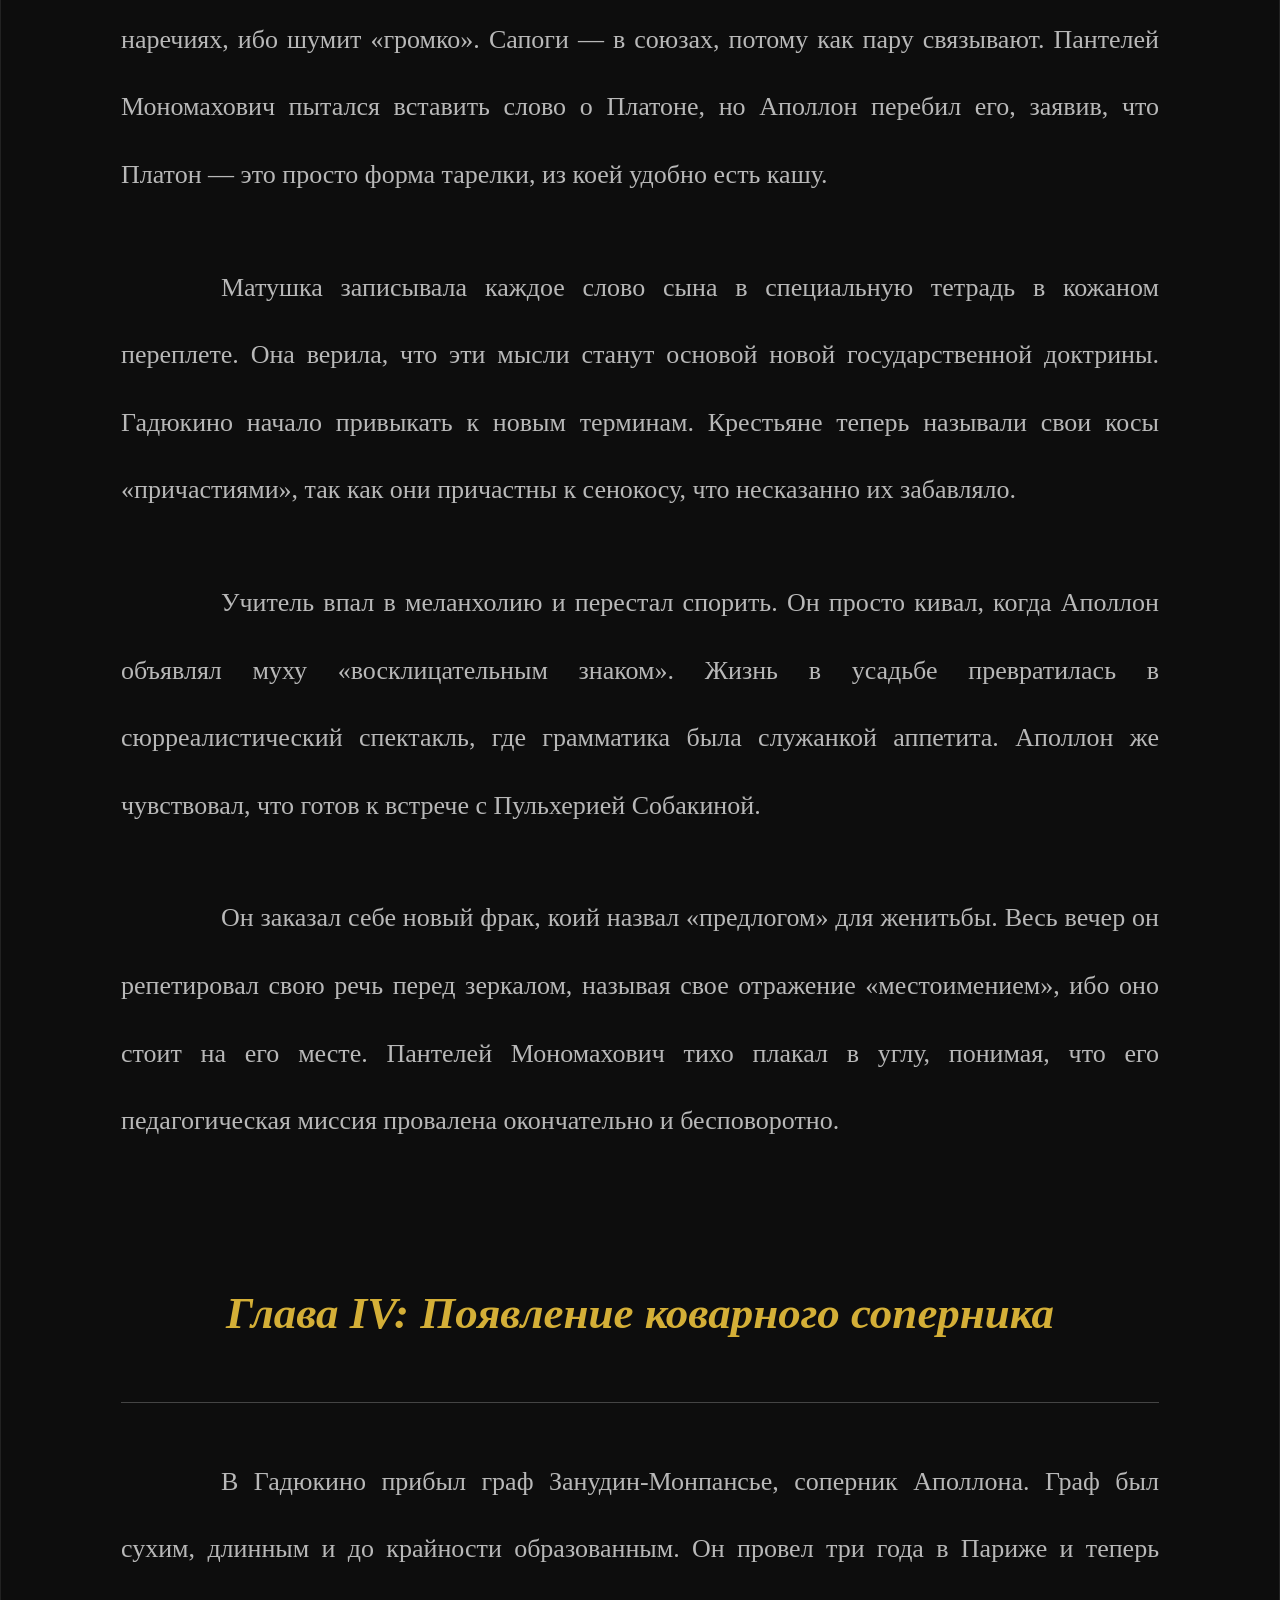
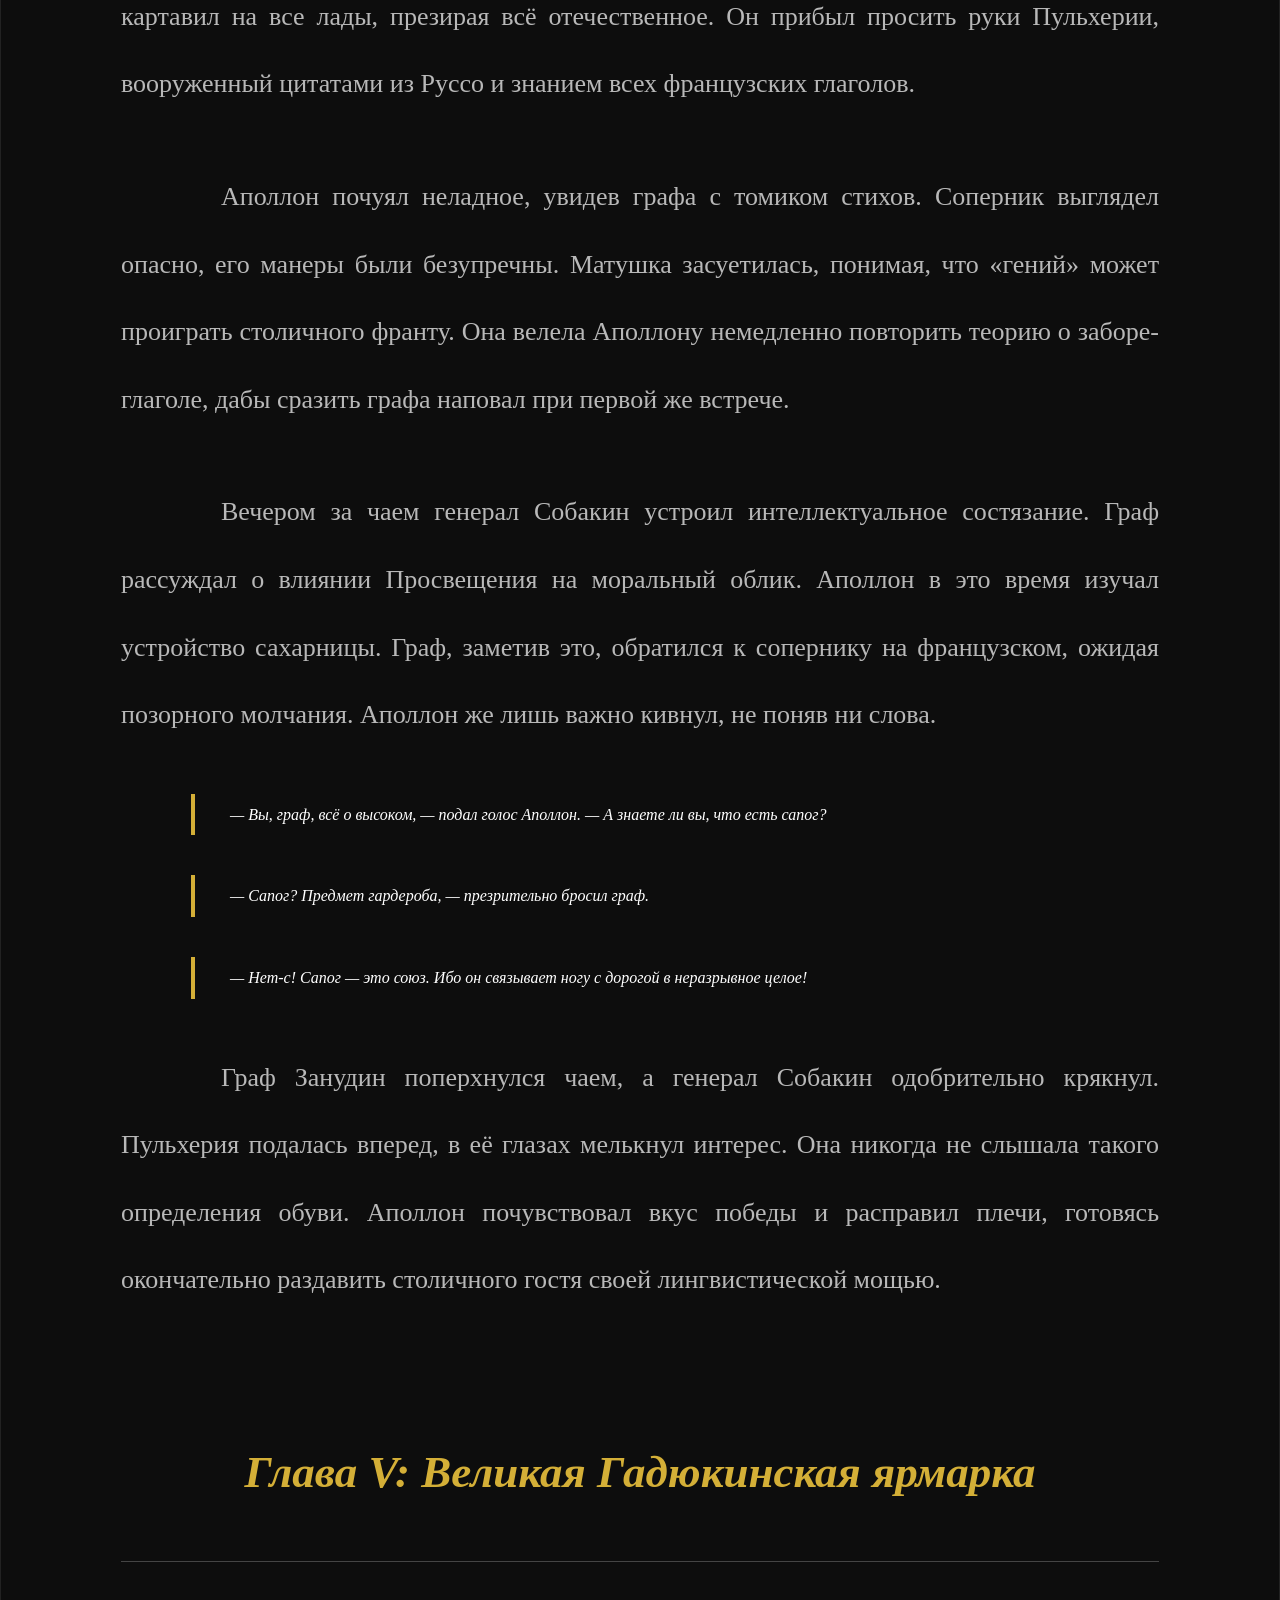
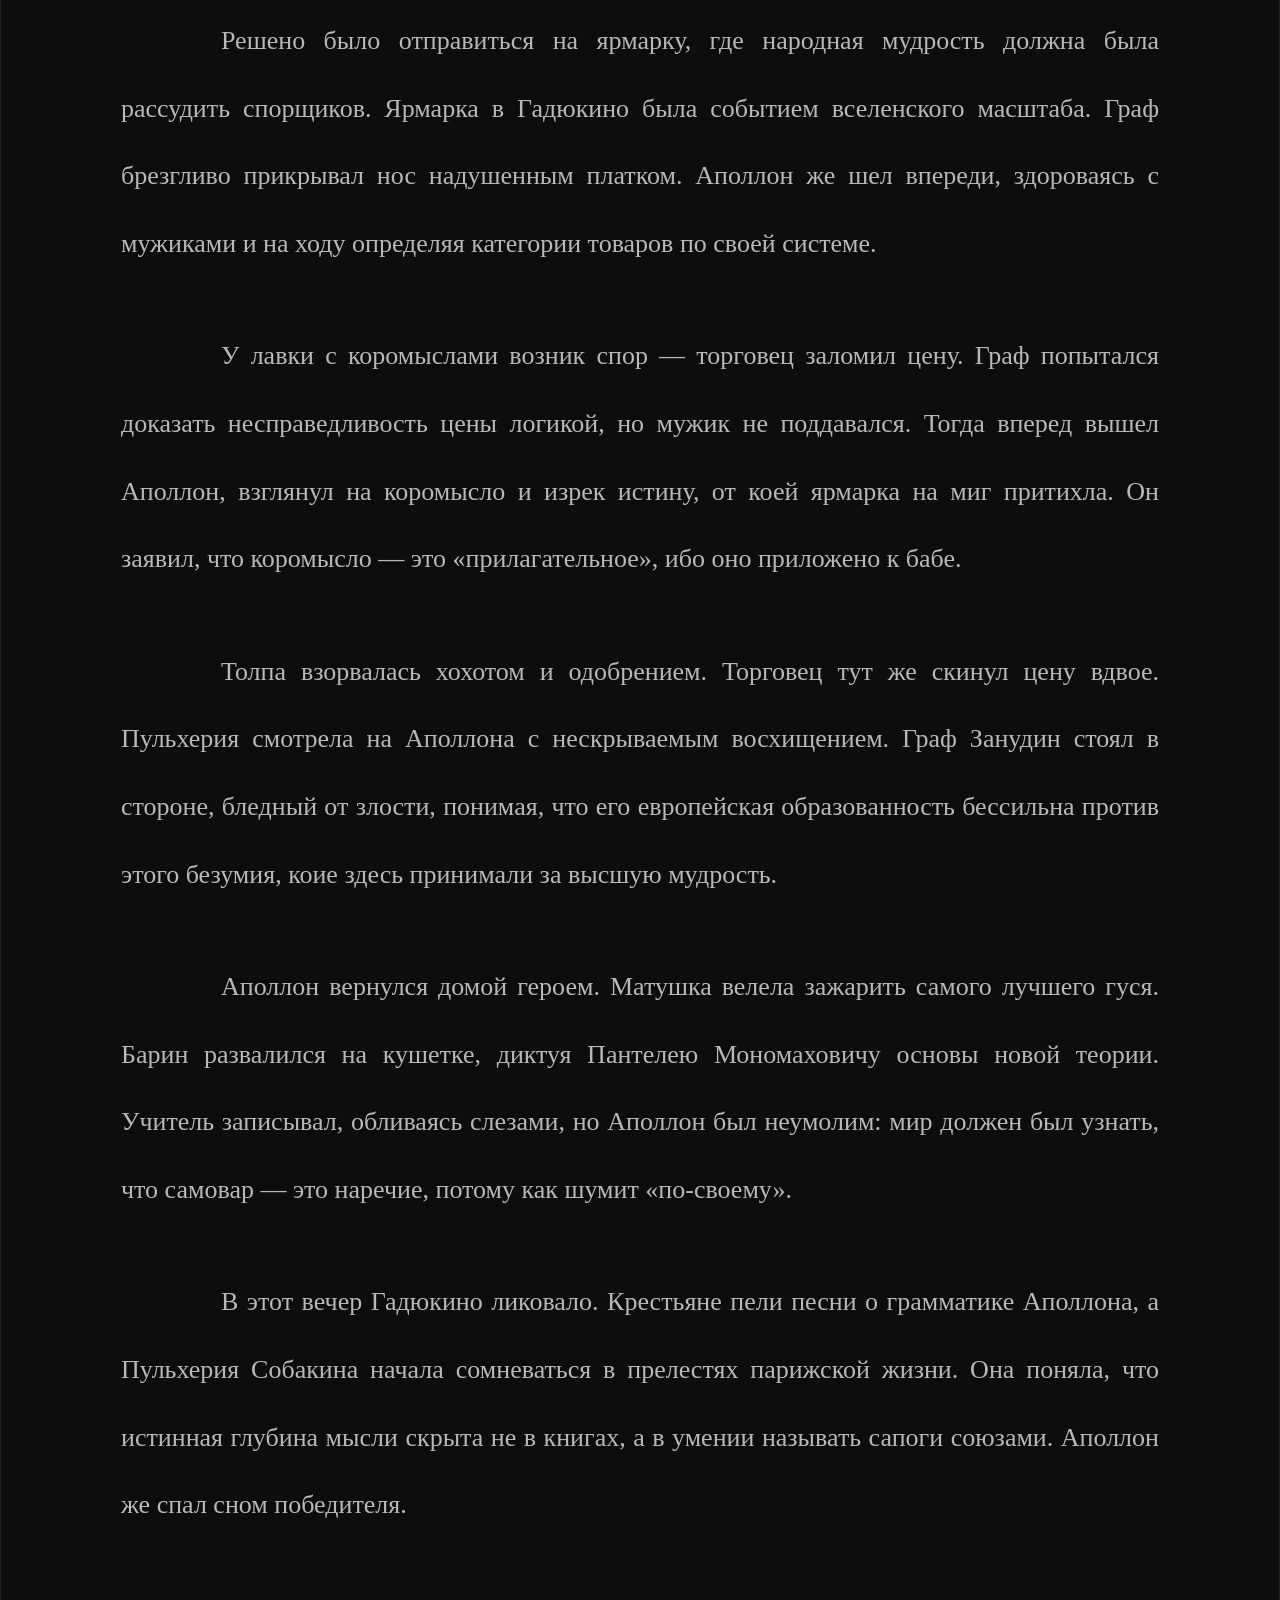
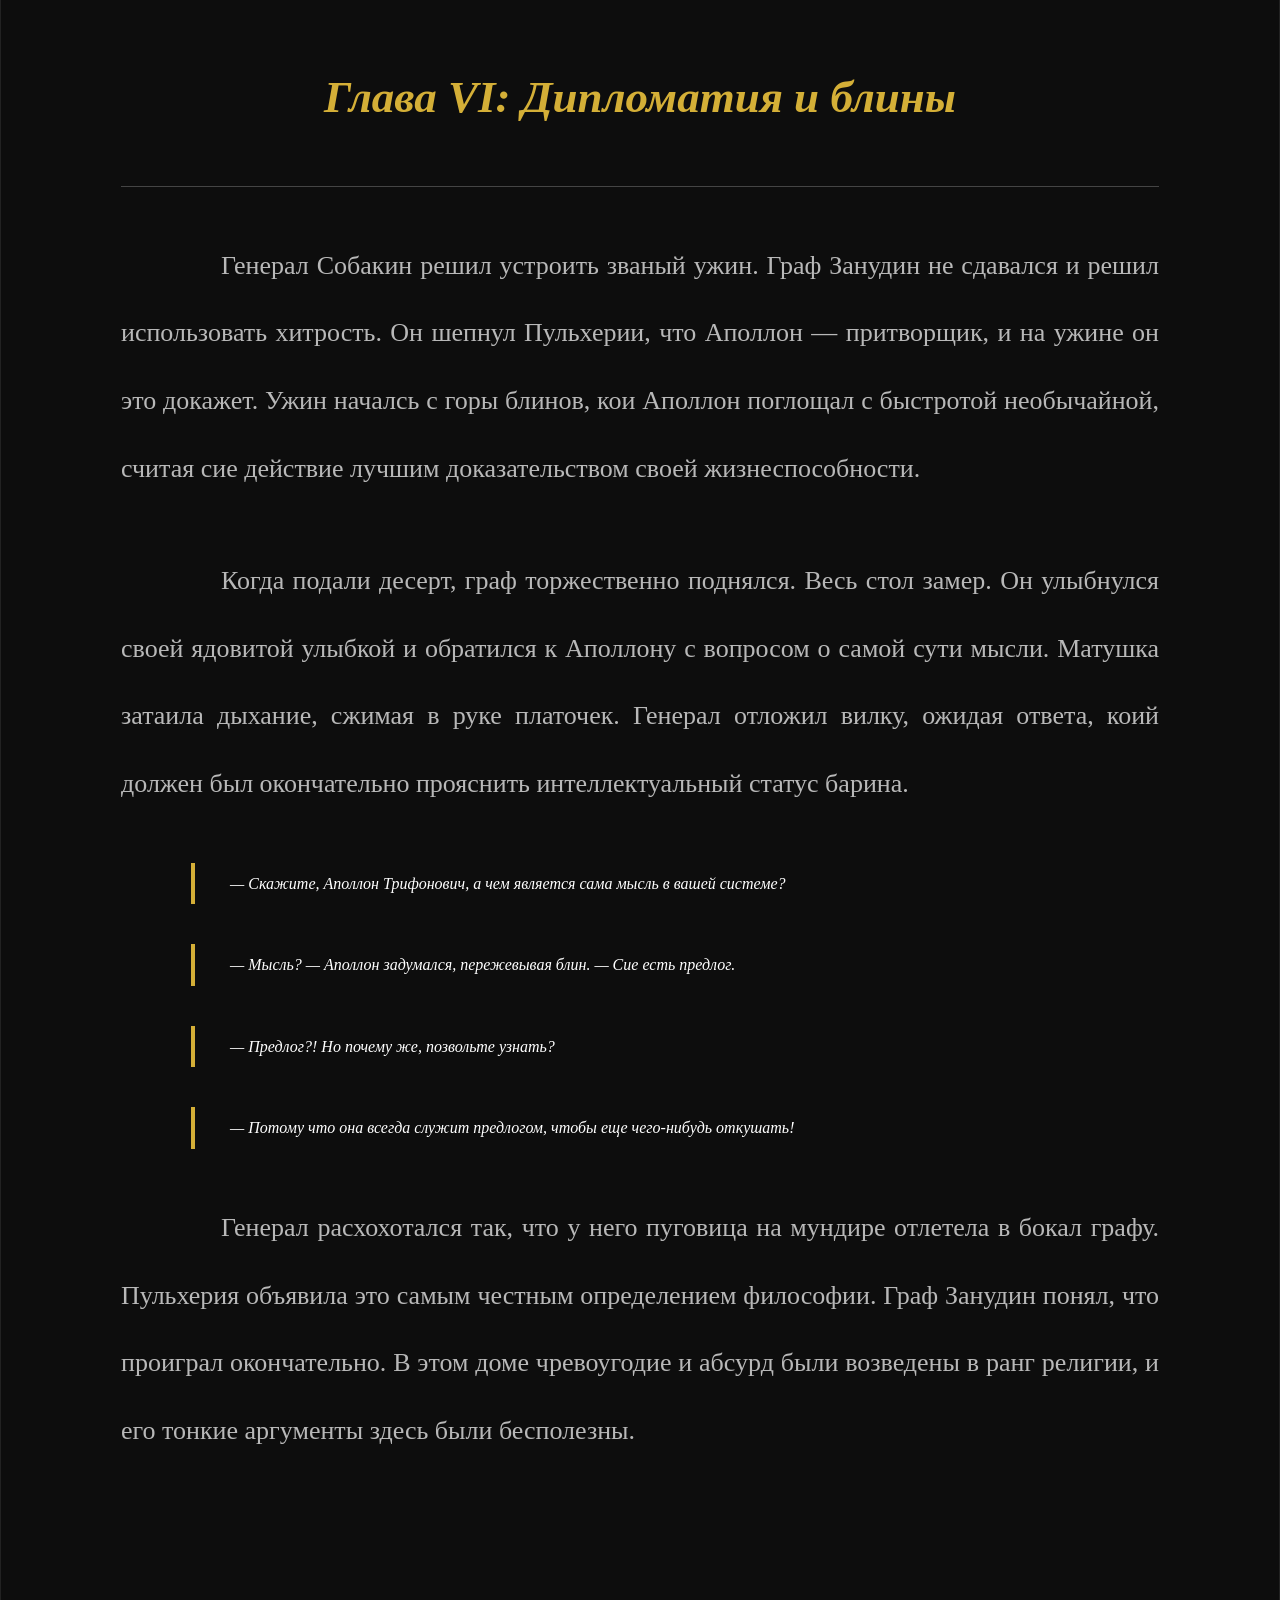
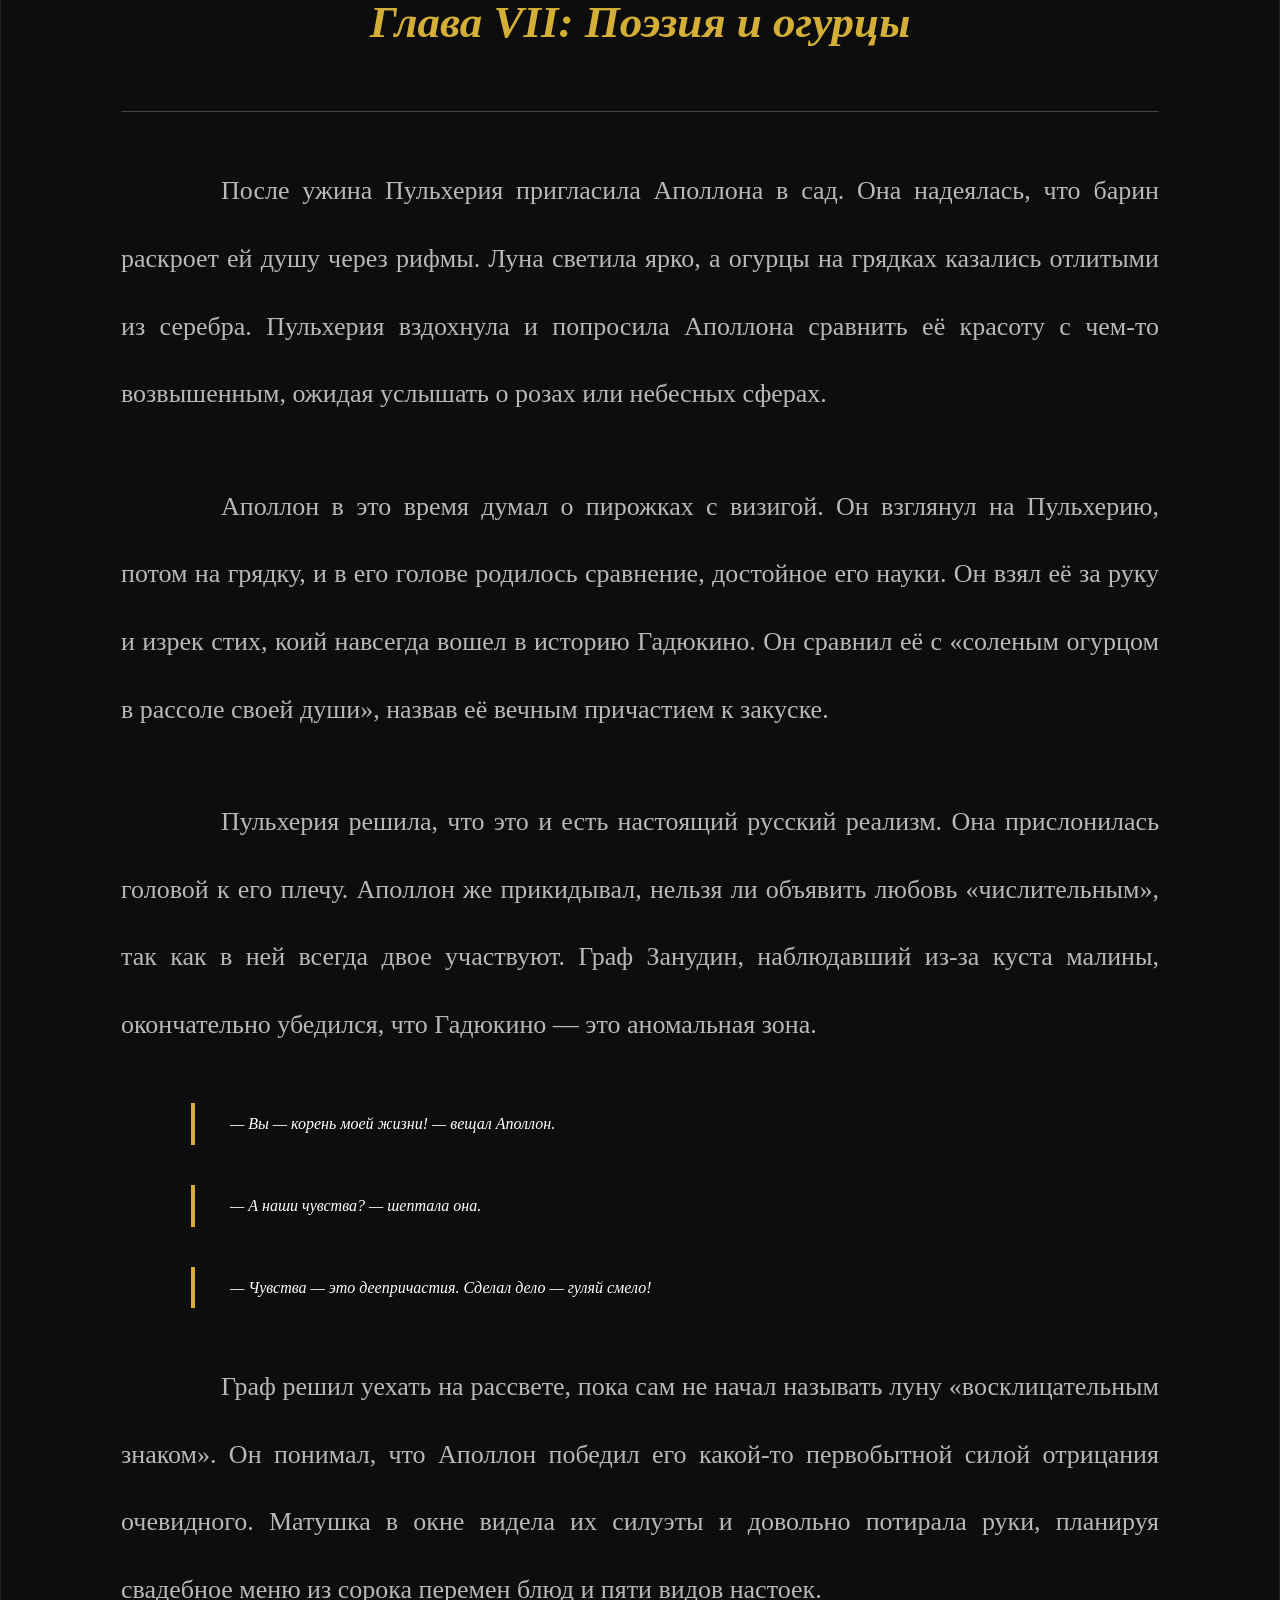
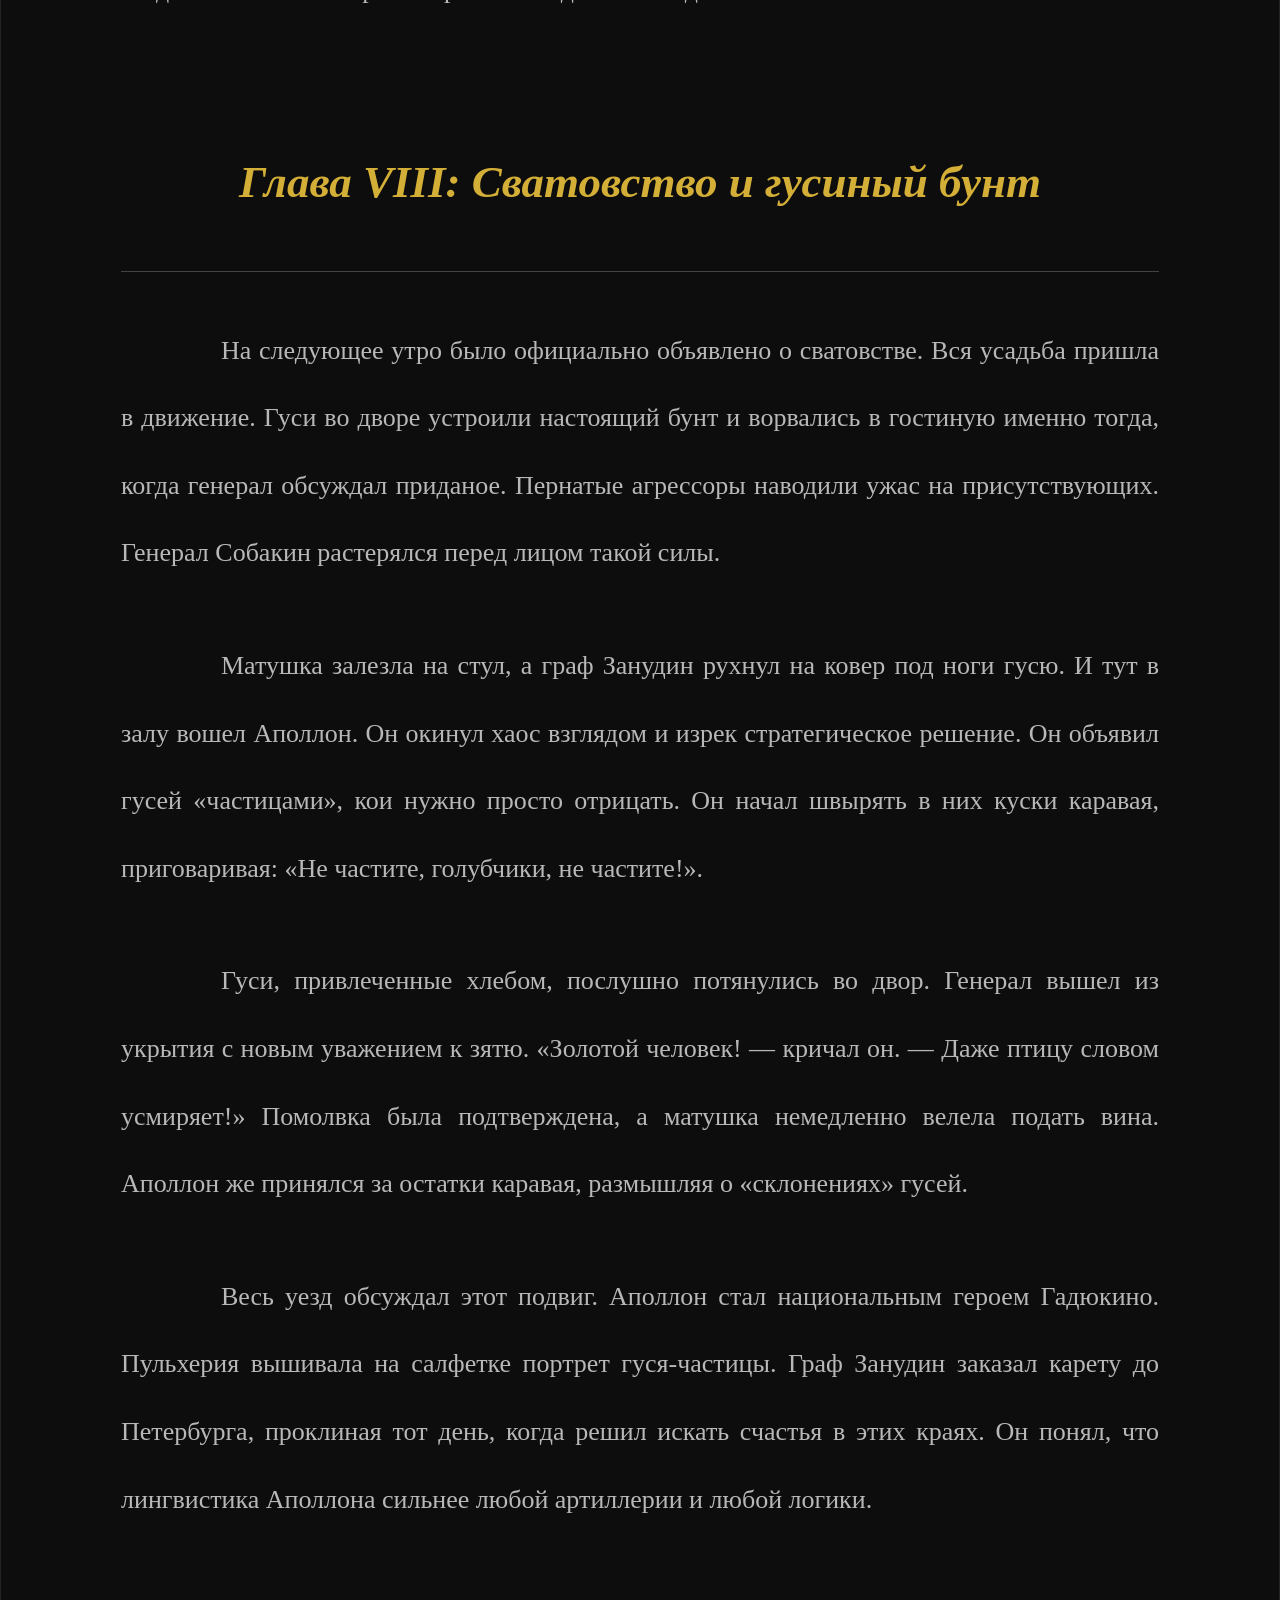
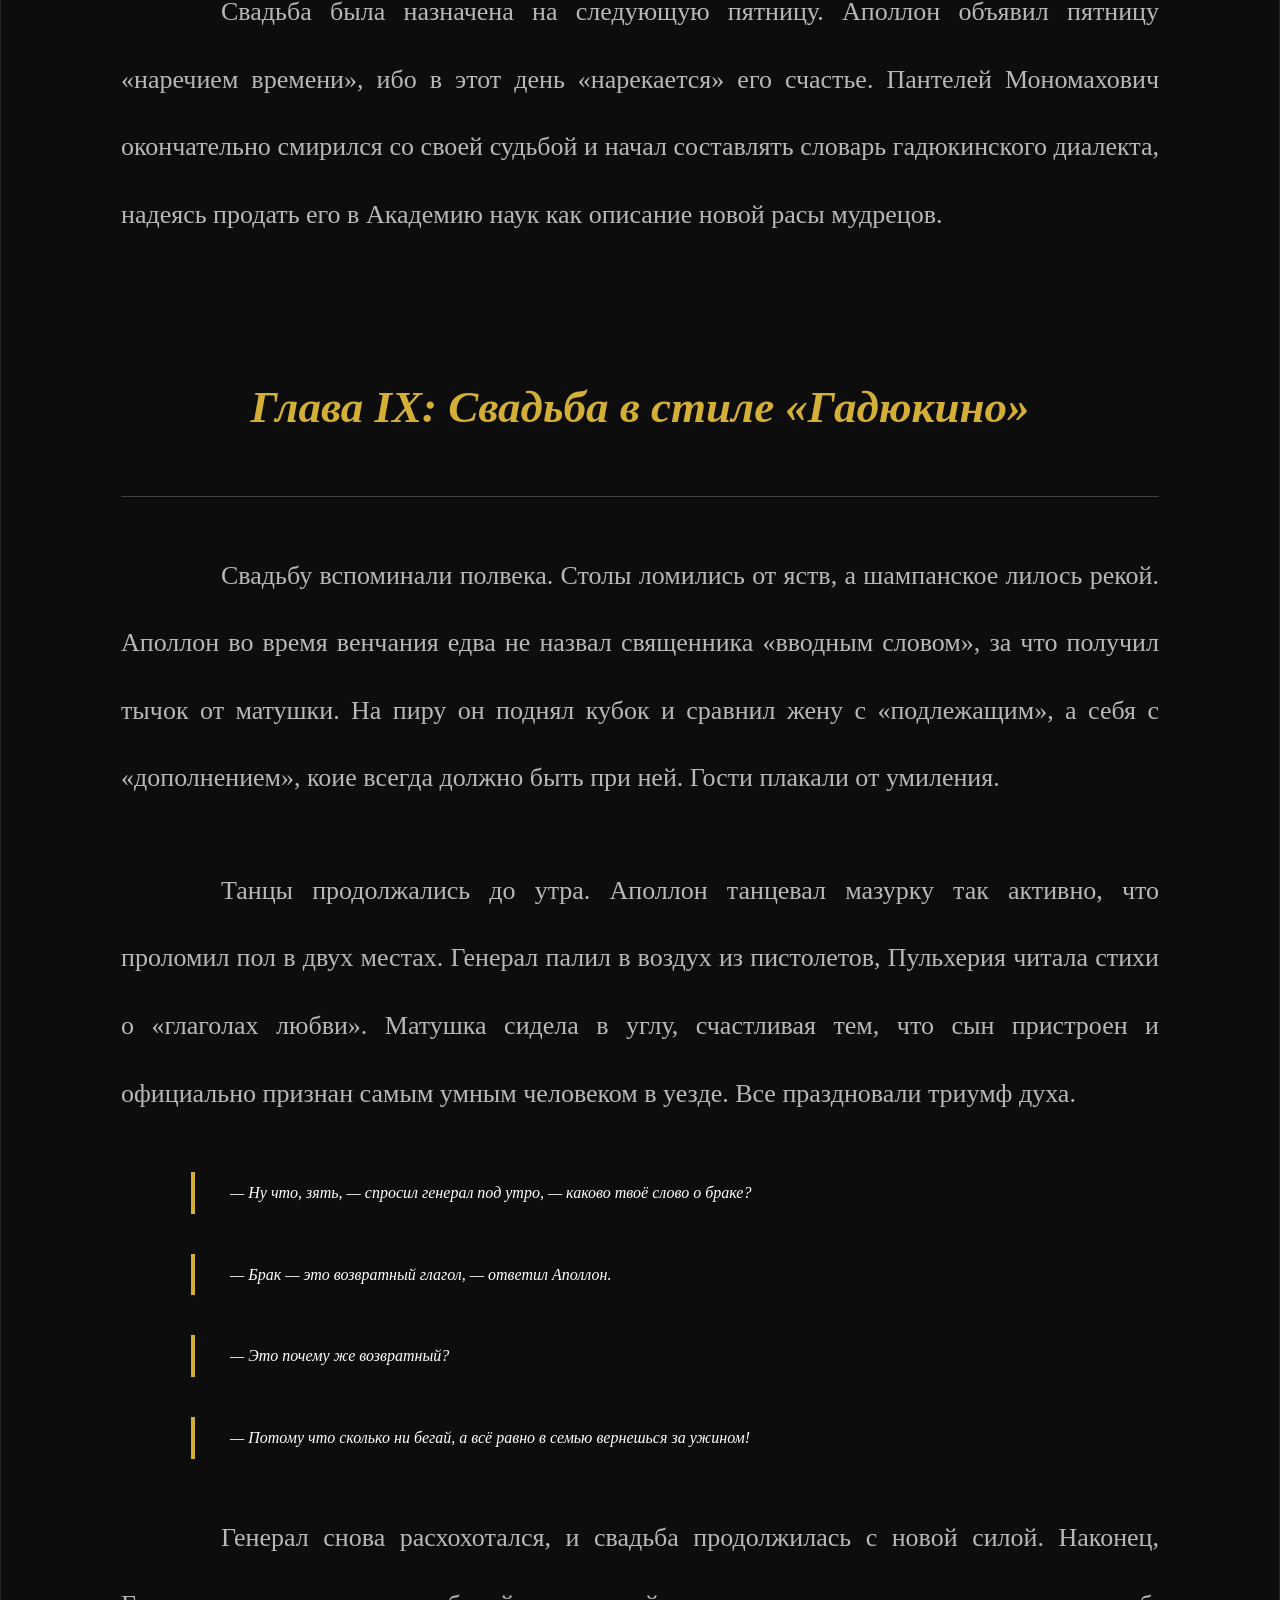
<file: learned-man.html>
<!DOCTYPE html>
<html lang="ru">
<head>
    <meta charset="UTF-8">
    <title>УЧЁНЫЙ МУЖ - БУМАЖНАЯ КНИГА</title>
    <link rel="stylesheet" href="common.css">
    <script src="global.js" defer></script>
</head>
<body>
    <div class="back-nav"><button class="back-btn" onclick="location.href='index.html'">← НАЗАД</button></div>
    <div class="manuscript">
        <h1>УЧЁНЫЙ МУЖ</h1>

        <h2>Глава I: Философия блина</h2>
        <p><span class="dropcap">В</span> некотором уезде, славном своими непролазными грязями и необычайно крупными гусями, проживал молодой барин Аполлон Трифонович. Матушка его души не чаяла в сыне, полагая его вторым Ломоносовым. Аполлон же проводил дни в раздумьях о том, почему варенье в банке кончается быстрее, нежели оно туда закладывается.</p>
        <p>Утро барина начиналось с подвига — он решал, с каким сортом сметаны ему изволить откушать блины. Сие занятие поглощало все его умственные силы до самого обеда. Матушка взирала на него с умилением, шепча дворовым девкам, что барин «в думу вошел». Девки хихикали, зная: если барин вошел в думу, значит, до вечера его не добудишься.</p>
        <p>Однако идиллия была нарушена приездом генерала Собакина с дочерью Пульхерией. Пульхерия требовала от женихов «блеска образованности». Матушка немедленно выписала учителя, дабы тот сделал из её сына мудреца мирового масштаба. Аполлон воспринял весть с глубоким вздохом, сравнимым лишь с гулом проснувшегося вулкана.</p>
        <p>Он понимал, что его покою пришел конец, и теперь придется тратить время на сочетания букв. Впрочем, в глубине души он надеялся переспорить любого учителя своим красноречием. Дом заполнился запахом старых книг и предчувствием великого лингвистического столкновения.</p>
        <p>Аполлон сел за стол, оправил фрак и взглянул на чистый лист бумаги. Он верил, что правила грамматики — это лишь условности, кои истинный гений должен сокрушать. Первый урок был назначен на полдень, и всё Гадюкино замерло в ожидании интеллектуального взрыва.</p>

        <h2>Глава II: Педагогическая трагедия</h2>
        <p>Учитель Пантелей Мономахович прибыл к обеду и сразу приступил к делу. Аполлон же, взирая на буквы с подозрением, решил явить свой собственный ум. Он полагал, что наука — это как охота: главное — вовремя и громко крикнуть. Пантелей начал с азов, надеясь найти хоть каплю понимания в глазах барина.</p>
        <div class="dialogue">— Послушай, Аполлоша, — молвил учитель, — что есть имя существительное?</div>
        <div class="dialogue">— Существительное? То, что существует. Вот, к примеру, щи.</div>
        <div class="dialogue">— А забор тогда что же? — в отчаянии спросил учитель.</div>
        <div class="dialogue">— Забор — это глагол. Потому что он глаголет о границе! Глядишь и понимаешь: стоять!</div>
        <p>У учителя задергался глаз, но он решил не сдаваться. Он попытался объяснить, что забор не может быть глаголом, так как не совершает действия. Аполлон же резонно возразил, что забор совершает действие «сдерживания» круглосуточно. Пантелей почувствовал, как стены комнаты начинают медленно вращаться вокруг него.</p>
        <p>Матушка, подслушивавшая за дверью, всплеснула руками от восторга. «Каков разум! — кричала она. — Ведь и впрямь, забор стоит и словно велит не ходить!» Учитель, поняв, что гонорар свой он отработает лишь ценой рассудка, решил зайти с другой стороны и спросил про окно. Аполлон объявил окно «междометием».</p>
        <p>Он пояснил, что когда в него вылезаешь по ночам, только и слышно: «Ой!» да «Ай!». Пантелей Мономахович заперся в своей комнате, пытаясь найти утешение в томике Канта. А Аполлон, довольный собой, отправился почивать, уверенный в своей гениальности. Корова же в его системе стала «окончанием», ибо всегда в конце стада пристраивается.</p>

        <h2>Глава III: Окна и междометия</h2>
        <p>На следующее утро обучение продолжилось с новой силой. Аполлон объявил, что латынь — это язык аптекарей, кои хотят запутать честного человека. Он утверждал, что истинно русский человек должен говорить так, чтобы его понимали даже гуси на пруду. Учитель схватился за голову, чувствуя, как его образование дает трещину.</p>
        <p>Весь день барин классифицировал домашнюю утварь. Самовар у него числился в наречиях, ибо шумит «громко». Сапоги — в союзах, потому как пару связывают. Пантелей Мономахович пытался вставить слово о Платоне, но Аполлон перебил его, заявив, что Платон — это просто форма тарелки, из коей удобно есть кашу.</p>
        <p>Матушка записывала каждое слово сына в специальную тетрадь в кожаном переплете. Она верила, что эти мысли станут основой новой государственной доктрины. Гадюкино начало привыкать к новым терминам. Крестьяне теперь называли свои косы «причастиями», так как они причастны к сенокосу, что несказанно их забавляло.</p>
        <p>Учитель впал в меланхолию и перестал спорить. Он просто кивал, когда Аполлон объявлял муху «восклицательным знаком». Жизнь в усадьбе превратилась в сюрреалистический спектакль, где грамматика была служанкой аппетита. Аполлон же чувствовал, что готов к встрече с Пульхерией Собакиной.</p>
        <p>Он заказал себе новый фрак, коий назвал «предлогом» для женитьбы. Весь вечер он репетировал свою речь перед зеркалом, называя свое отражение «местоимением», ибо оно стоит на его месте. Пантелей Мономахович тихо плакал в углу, понимая, что его педагогическая миссия провалена окончательно и бесповоротно.</p>

        <h2>Глава IV: Появление коварного соперника</h2>
        <p>В Гадюкино прибыл граф Занудин-Монпансье, соперник Аполлона. Граф был сухим, длинным и до крайности образованным. Он провел три года в Париже и теперь картавил на все лады, презирая всё отечественное. Он прибыл просить руки Пульхерии, вооруженный цитатами из Руссо и знанием всех французских глаголов.</p>
        <p>Аполлон почуял неладное, увидев графа с томиком стихов. Соперник выглядел опасно, его манеры были безупречны. Матушка засуетилась, понимая, что «гений» может проиграть столичного франту. Она велела Аполлону немедленно повторить теорию о заборе-глаголе, дабы сразить графа наповал при первой же встрече.</p>
        <p>Вечером за чаем генерал Собакин устроил интеллектуальное состязание. Граф рассуждал о влиянии Просвещения на моральный облик. Аполлон в это время изучал устройство сахарницы. Граф, заметив это, обратился к сопернику на французском, ожидая позорного молчания. Аполлон же лишь важно кивнул, не поняв ни слова.</p>
        <div class="dialogue">— Вы, граф, всё о высоком, — подал голос Аполлон. — А знаете ли вы, что есть сапог?</div>
        <div class="dialogue">— Сапог? Предмет гардероба, — презрительно бросил граф.</div>
        <div class="dialogue">— Нет-с! Сапог — это союз. Ибо он связывает ногу с дорогой в неразрывное целое!</div>
        <p>Граф Занудин поперхнулся чаем, а генерал Собакин одобрительно крякнул. Пульхерия подалась вперед, в её глазах мелькнул интерес. Она никогда не слышала такого определения обуви. Аполлон почувствовал вкус победы и расправил плечи, готовясь окончательно раздавить столичного гостя своей лингвистической мощью.</p>

        <h2>Глава V: Великая Гадюкинская ярмарка</h2>
        <p>Решено было отправиться на ярмарку, где народная мудрость должна была рассудить спорщиков. Ярмарка в Гадюкино была событием вселенского масштаба. Граф брезгливо прикрывал нос надушенным платком. Аполлон же шел впереди, здороваясь с мужиками и на ходу определяя категории товаров по своей системе.</p>
        <p>У лавки с коромыслами возник спор — торговец заломил цену. Граф попытался доказать несправедливость цены логикой, но мужик не поддавался. Тогда вперед вышел Аполлон, взглянул на коромысло и изрек истину, от коей ярмарка на миг притихла. Он заявил, что коромысло — это «прилагательное», ибо оно приложено к бабе.</p>
        <p>Толпа взорвалась хохотом и одобрением. Торговец тут же скинул цену вдвое. Пульхерия смотрела на Аполлона с нескрываемым восхищением. Граф Занудин стоял в стороне, бледный от злости, понимая, что его европейская образованность бессильна против этого безумия, коие здесь принимали за высшую мудрость.</p>
        <p>Аполлон вернулся домой героем. Матушка велела зажарить самого лучшего гуся. Барин развалился на кушетке, диктуя Пантелею Мономаховичу основы новой теории. Учитель записывал, обливаясь слезами, но Аполлон был неумолим: мир должен был узнать, что самовар — это наречие, потому как шумит «по-своему».</p>
        <p>В этот вечер Гадюкино ликовало. Крестьяне пели песни о грамматике Аполлона, а Пульхерия Собакина начала сомневаться в прелестях парижской жизни. Она поняла, что истинная глубина мысли скрыта не в книгах, а в умении называть сапоги союзами. Аполлон же спал сном победителя.</p>

        <h2>Глава VI: Дипломатия и блины</h2>
        <p>Генерал Собакин решил устроить званый ужин. Граф Занудин не сдавался и решил использовать хитрость. Он шепнул Пульхерии, что Аполлон — притворщик, и на ужине он это докажет. Ужин началсь с горы блинов, кои Аполлон поглощал с быстротой необычайной, считая сие действие лучшим доказательством своей жизнеспособности.</p>
        <p>Когда подали десерт, граф торжественно поднялся. Весь стол замер. Он улыбнулся своей ядовитой улыбкой и обратился к Аполлону с вопросом о самой сути мысли. Матушка затаила дыхание, сжимая в руке платочек. Генерал отложил вилку, ожидая ответа, коий должен был окончательно прояснить интеллектуальный статус барина.</p>
        <div class="dialogue">— Скажите, Аполлон Трифонович, а чем является сама мысль в вашей системе?</div>
        <div class="dialogue">— Мысль? — Аполлон задумался, пережевывая блин. — Сие есть предлог.</div>
        <div class="dialogue">— Предлог?! Но почему же, позвольте узнать?</div>
        <div class="dialogue">— Потому что она всегда служит предлогом, чтобы еще чего-нибудь откушать!</div>
        <p>Генерал расхохотался так, что у него пуговица на мундире отлетела в бокал графу. Пульхерия объявила это самым честным определением философии. Граф Занудин понял, что проиграл окончательно. В этом доме чревоугодие и абсурд были возведены в ранг религии, и его тонкие аргументы здесь были бесполезны.</p>

        <h2>Глава VII: Поэзия и огурцы</h2>
        <p>После ужина Пульхерия пригласила Аполлона в сад. Она надеялась, что барин раскроет ей душу через рифмы. Луна светила ярко, а огурцы на грядках казались отлитыми из серебра. Пульхерия вздохнула и попросила Аполлона сравнить её красоту с чем-то возвышенным, ожидая услышать о розах или небесных сферах.</p>
        <p>Аполлон в это время думал о пирожках с визигой. Он взглянул на Пульхерию, потом на грядку, и в его голове родилось сравнение, достойное его науки. Он взял её за руку и изрек стих, коий навсегда вошел в историю Гадюкино. Он сравнил её с «соленым огурцом в рассоле своей души», назвав её вечным причастием к закуске.</p>
        <p>Пульхерия решила, что это и есть настоящий русский реализм. Она прислонилась головой к его плечу. Аполлон же прикидывал, нельзя ли объявить любовь «числительным», так как в ней всегда двое участвуют. Граф Занудин, наблюдавший из-за куста малины, окончательно убедился, что Гадюкино — это аномальная зона.</p>
        <div class="dialogue">— Вы — корень моей жизни! — вещал Аполлон.</div>
        <div class="dialogue">— А наши чувства? — шептала она.</div>
        <div class="dialogue">— Чувства — это деепричастия. Сделал дело — гуляй смело!</div>
        <p>Граф решил уехать на рассвете, пока сам не начал называть луну «восклицательным знаком». Он понимал, что Аполлон победил его какой-то первобытной силой отрицания очевидного. Матушка в окне видела их силуэты и довольно потирала руки, планируя свадебное меню из сорока перемен блюд и пяти видов настоек.</p>

        <h2>Глава VIII: Сватовство и гусиный бунт</h2>
        <p>На следующее утро было официально объявлено о сватовстве. Вся усадьба пришла в движение. Гуси во дворе устроили настоящий бунт и ворвались в гостиную именно тогда, когда генерал обсуждал приданое. Пернатые агрессоры наводили ужас на присутствующих. Генерал Собакин растерялся перед лицом такой силы.</p>
        <p>Матушка залезла на стул, а граф Занудин рухнул на ковер под ноги гусю. И тут в залу вошел Аполлон. Он окинул хаос взглядом и изрек стратегическое решение. Он объявил гусей «частицами», кои нужно просто отрицать. Он начал швырять в них куски каравая, приговаривая: «Не частите, голубчики, не частите!».</p>
        <p>Гуси, привлеченные хлебом, послушно потянулись во двор. Генерал вышел из укрытия с новым уважением к зятю. «Золотой человек! — кричал он. — Даже птицу словом усмиряет!» Помолвка была подтверждена, а матушка немедленно велела подать вина. Аполлон же принялся за остатки каравая, размышляя о «склонениях» гусей.</p>
        <p>Весь уезд обсуждал этот подвиг. Аполлон стал национальным героем Гадюкино. Пульхерия вышивала на салфетке портрет гуся-частицы. Граф Занудин заказал карету до Петербурга, проклиная тот день, когда решил искать счастья в этих краях. Он понял, что лингвистика Аполлона сильнее любой артиллерии и любой логики.</p>
        <p>Свадьба была назначена на следующую пятницу. Аполлон объявил пятницу «наречием времени», ибо в этот день «нарекается» его счастье. Пантелей Мономахович окончательно смирился со своей судьбой и начал составлять словарь гадюкинского диалекта, надеясь продать его в Академию наук как описание новой расы мудрецов.</p>

        <h2>Глава IX: Свадьба в стиле «Гадюкино»</h2>
        <p>Свадьбу вспоминали полвека. Столы ломились от яств, а шампанское лилось рекой. Аполлон во время венчания едва не назвал священника «вводным словом», за что получил тычок от матушки. На пиру он поднял кубок и сравнил жену с «подлежащим», а себя с «дополнением», коие всегда должно быть при ней. Гости плакали от умиления.</p>
        <p>Танцы продолжались до утра. Аполлон танцевал мазурку так активно, что проломил пол в двух местах. Генерал палил в воздух из пистолетов, Пульхерия читала стихи о «глаголах любви». Матушка сидела в углу, счастливая тем, что сын пристроен и официально признан самым умным человеком в уезде. Все праздновали триумф духа.</p>
        <div class="dialogue">— Ну что, зять, — спросил генерал под утро, — каково твоё слово о браке?</div>
        <div class="dialogue">— Брак — это возвратный глагол, — ответил Аполлон.</div>
        <div class="dialogue">— Это почему же возвратный?</div>
        <div class="dialogue">— Потому что сколько ни бегай, а всё равно в семью вернешься за ужином!</div>
        <p>Генерал снова расхохотался, и свадьба продолжилась с новой силой. Наконец, Гадюкино погрузилось в глубокий, счастливый сон под аккомпанемент храпа двух усадеб, объединившихся в одну великую и непостижимую силу абсурда.</p>

        <h2>Глава X: Научное наследие Гадюкинского мудреца</h2>
        <p>Прошли годы. Аполлон Трифонович стал полноправным хозяином земель. Он написал книгу «Основы всего», коя состояла из рисунка блина и надписи: «Суть тут». Книга хранилась под замком, и Аполлон показывал её гостям лишь по праздникам. Пульхерия Ивановна вышила правила гадюкинской грамматики на всех салфетках в доме.</p>
        <p>Гадюкино процветало, а налоги Аполлон платил по настроению, объявляя инспектора «пунктуационной ошибкой». Учитель Пантелей Мономахович остался в имении библиотекарем и начал разводить пчел, коих объявил «активными причастиями к меду». Он нашел в Гадюкино покой, коего не было в Петербурге, и признал систему Аполлона.</p>
        <p>Иногда к ним заезжал граф Занудин, коий так и не женился. Он взирал на жизнь Аполлона с завистью. Однажды он спросил секрет его успеха и получил ответ, коий заставил его замолчать. Аполлон, поглаживая живот, изрек свою финальную мудрость, коя стала эпитафией его бурной и невероятно успешной научной карьере.</p>
        <div class="dialogue">— Секрет прост, граф, — молвил Аполлон. — Жизнь — это точка.</div>
        <div class="dialogue">— Почему же точка? — спросил граф.</div>
        <div class="dialogue">— Потому что в конце всегда ставят её, а перед ней — хороший обед!</div>
        <p>На том история Аполлона Гадюкинского и заканчивается. Он жил долго и счастливо, всегда при сытном обеде. Памятник ему поставили в центре деревни — каменный сапог-союз, коий связывает землю с небом. В Гадюкино верят: если на душе кошки скребут — значит, ты просто неправильно определил часть речи, и тебе пора откушать блинов.</p>

        <footer>Бумажная книга - 2024</footer>
    </div>
</body>
</html>
</file>
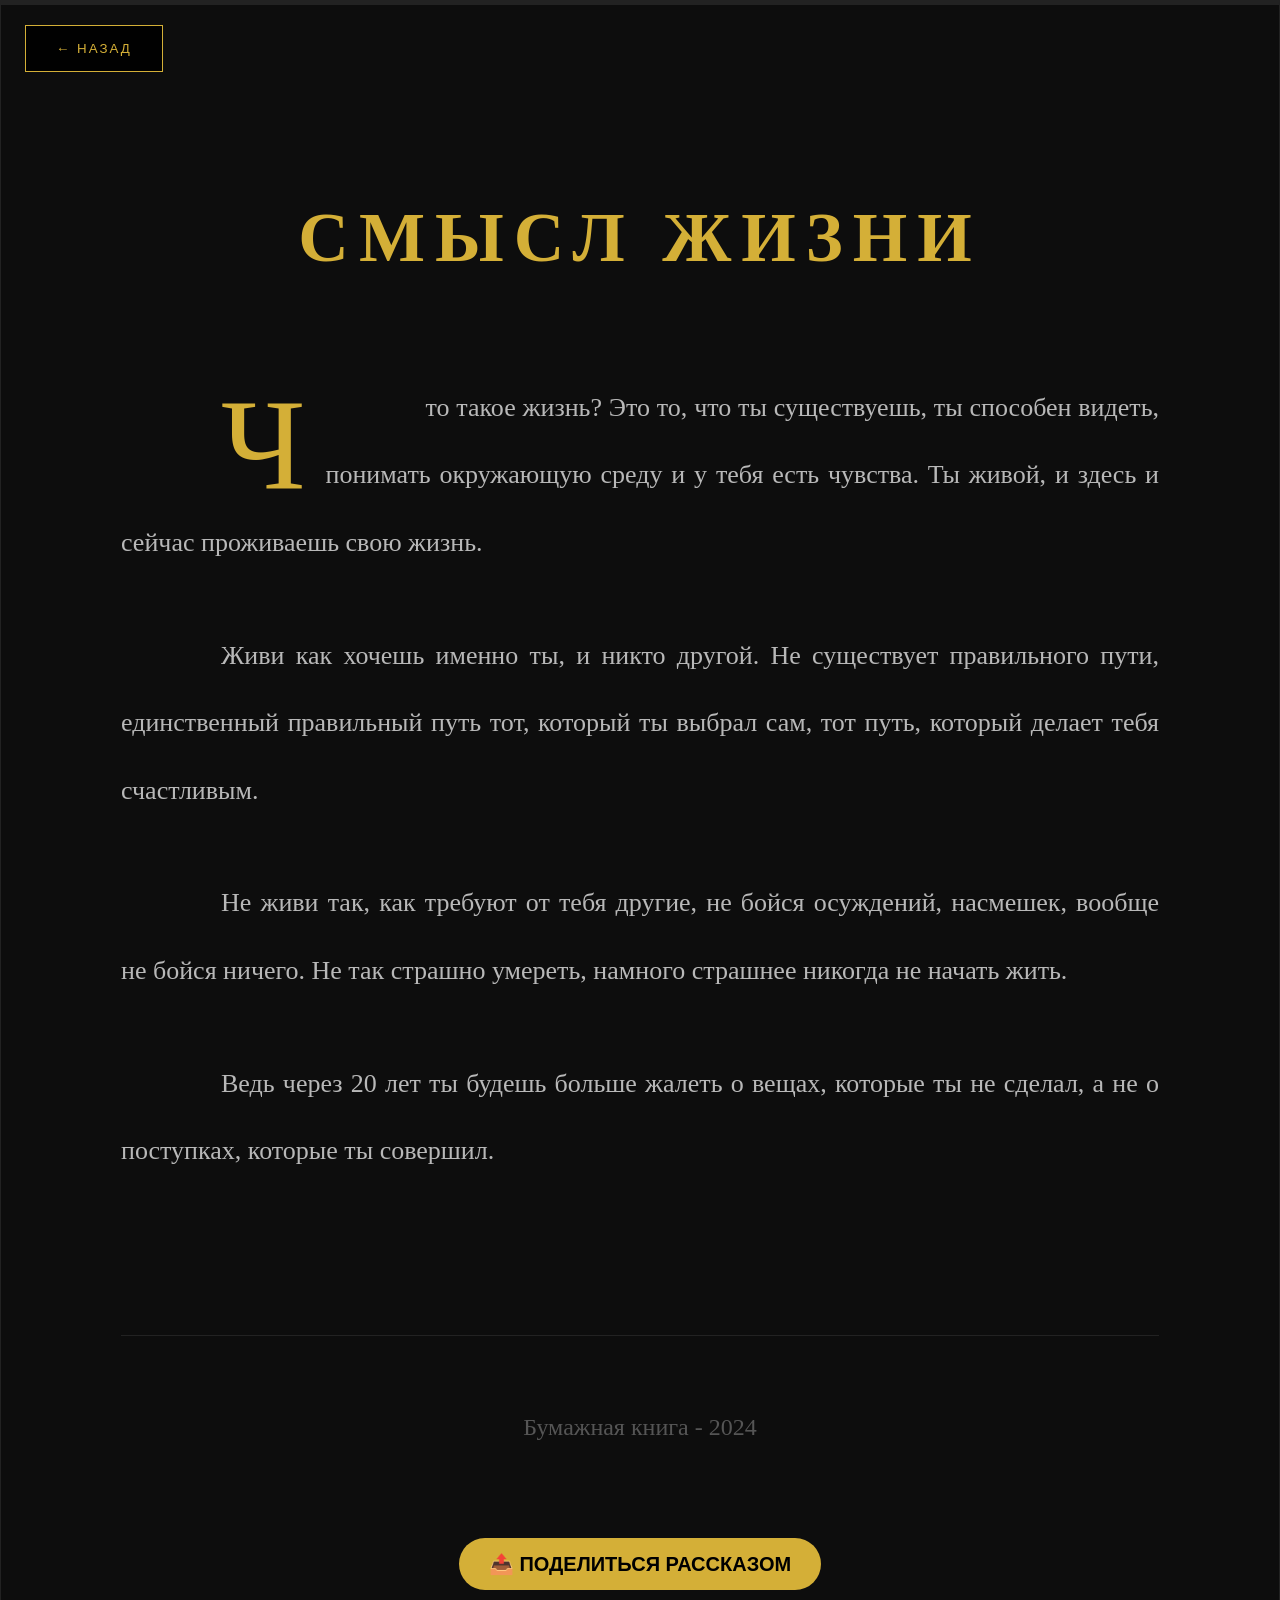
<file: life.html>
<!DOCTYPE html>
<html lang="ru">
<head>
    <meta charset="UTF-8">
    <title>СМЫСЛ ЖИЗНИ - БУМАЖНАЯ КНИГА</title>
    <link rel="icon" type="image/x-icon" href="favicon.ico">
    <link rel="stylesheet" href="common.css">
    <script src="global.js" defer></script>
</head>
<body>
    <div class="back-nav"><button class="back-btn" onclick="location.href='index.html'">← НАЗАД</button></div>
    <div class="manuscript">
        <h1>СМЫСЛ ЖИЗНИ</h1>

        <p><span class="dropcap">Ч</span>то такое жизнь? Это то, что ты существуешь, ты способен видеть, понимать окружающую среду и у тебя есть чувства. Ты живой, и здесь и сейчас проживаешь свою жизнь.</p>

        <p>Живи как хочешь именно ты, и никто другой. Не существует правильного пути, единственный правильный путь тот, который ты выбрал сам, тот путь, который делает тебя счастливым.</p>

        <p>Не живи так, как требуют от тебя другие, не бойся осуждений, насмешек, вообще не бойся ничего. Не так страшно умереть, намного страшнее никогда не начать жить.</p>

        <p>Ведь через 20 лет ты будешь больше жалеть о вещах, которые ты не сделал, а не о поступках, которые ты совершил.</p>

        <footer>Бумажная книга - 2024</footer>
    </div>
</body>
</html>
</file>
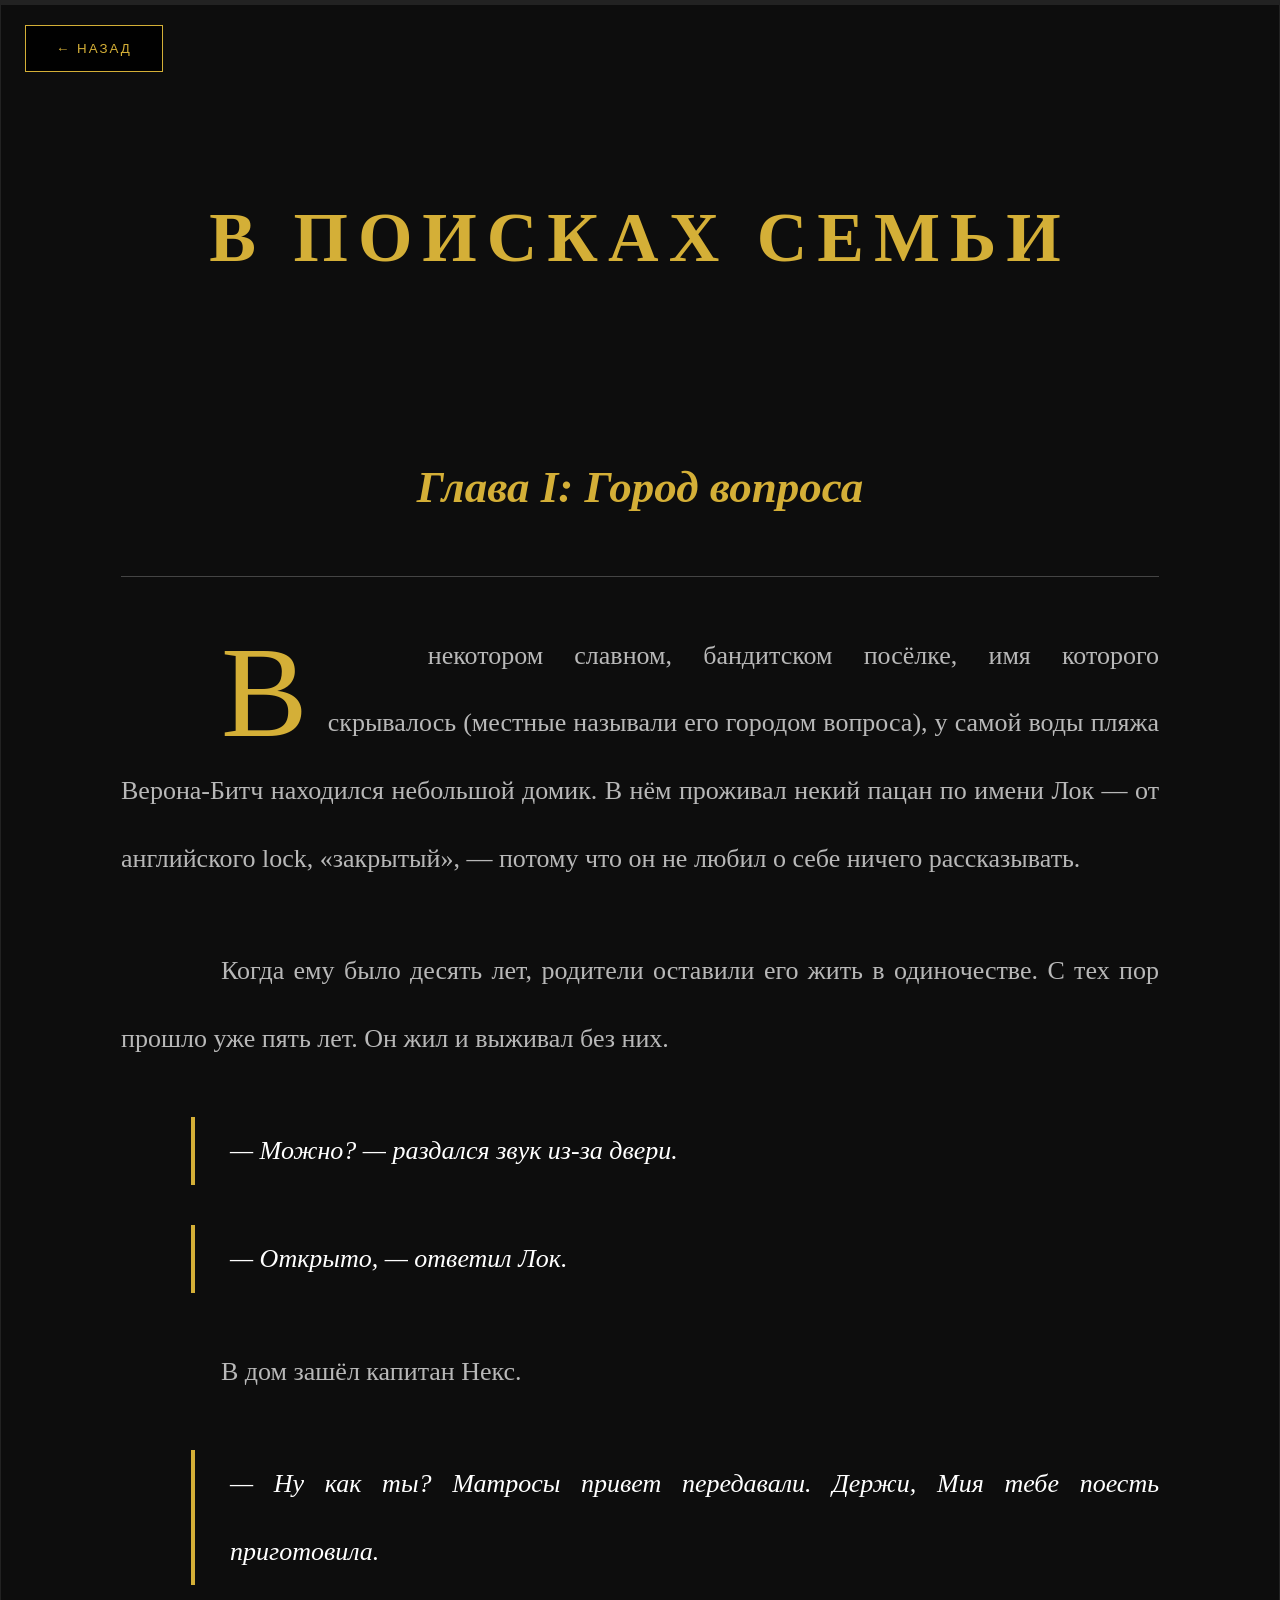
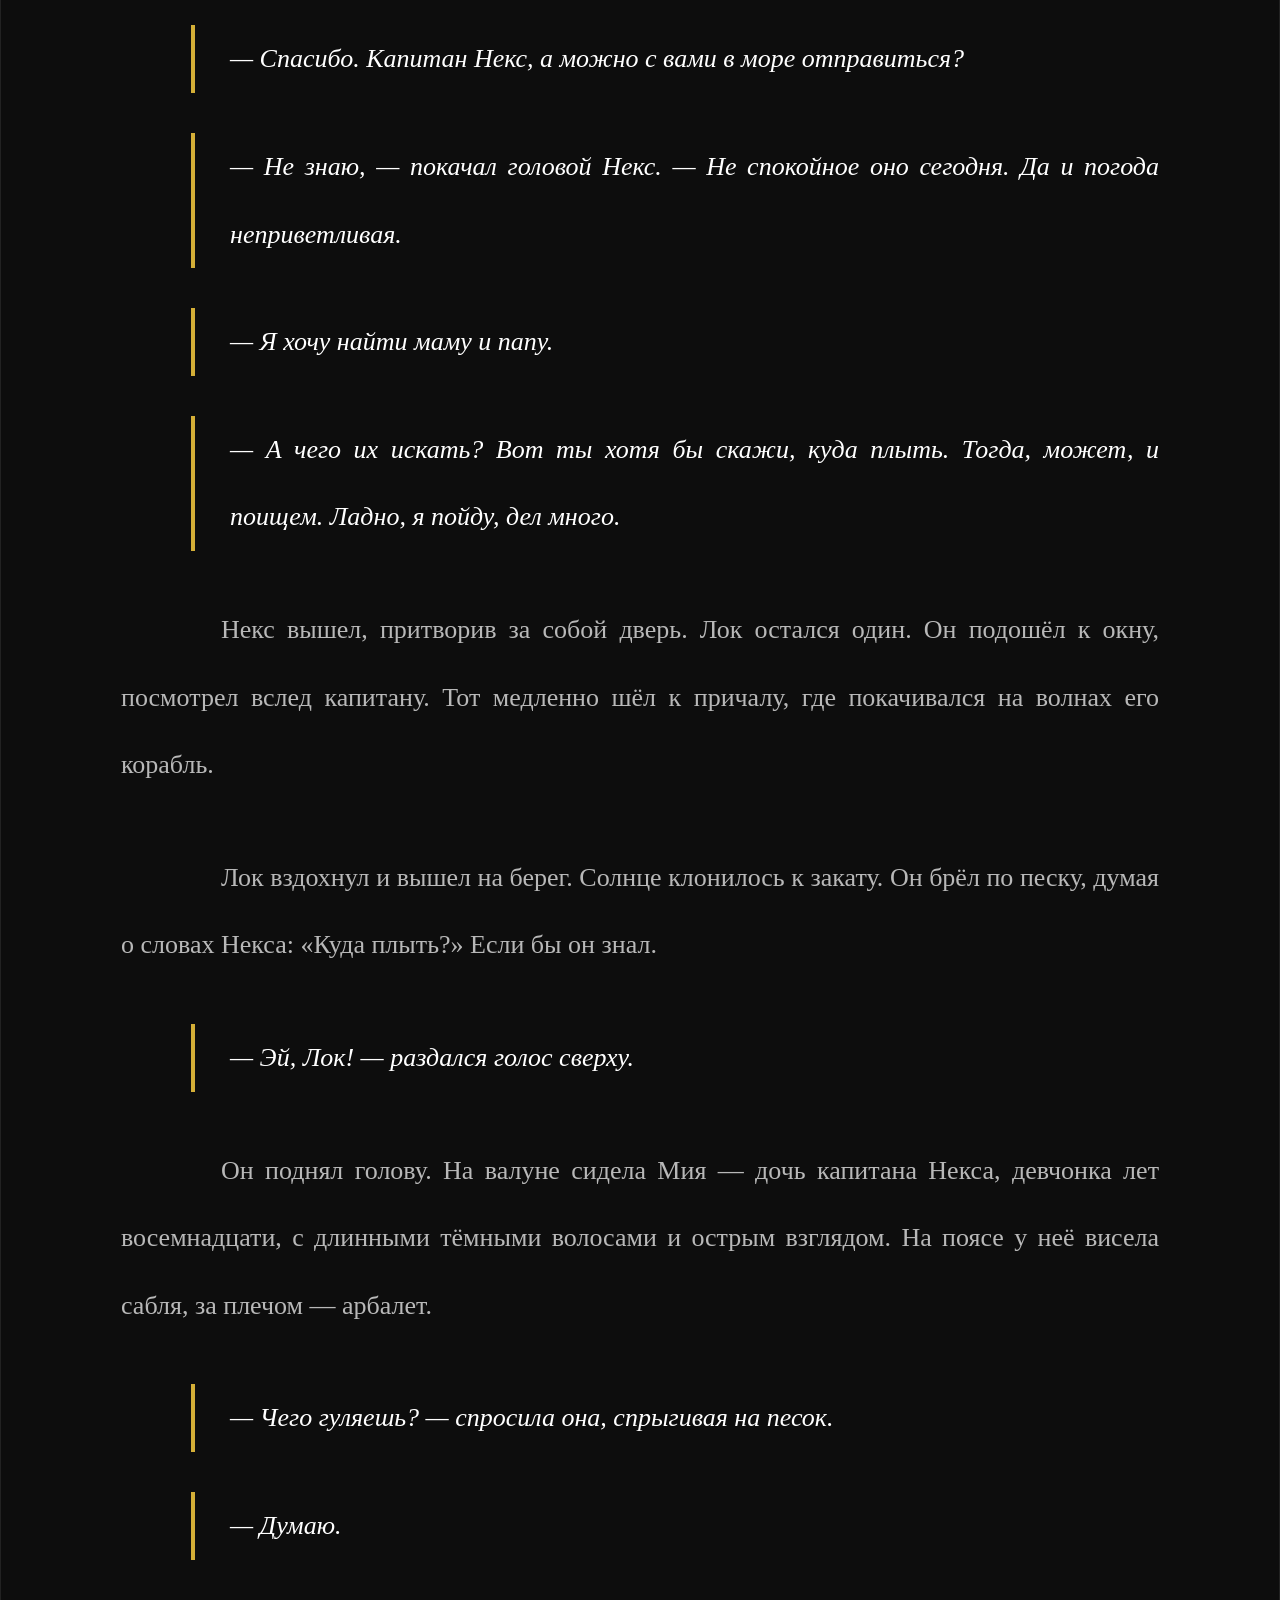
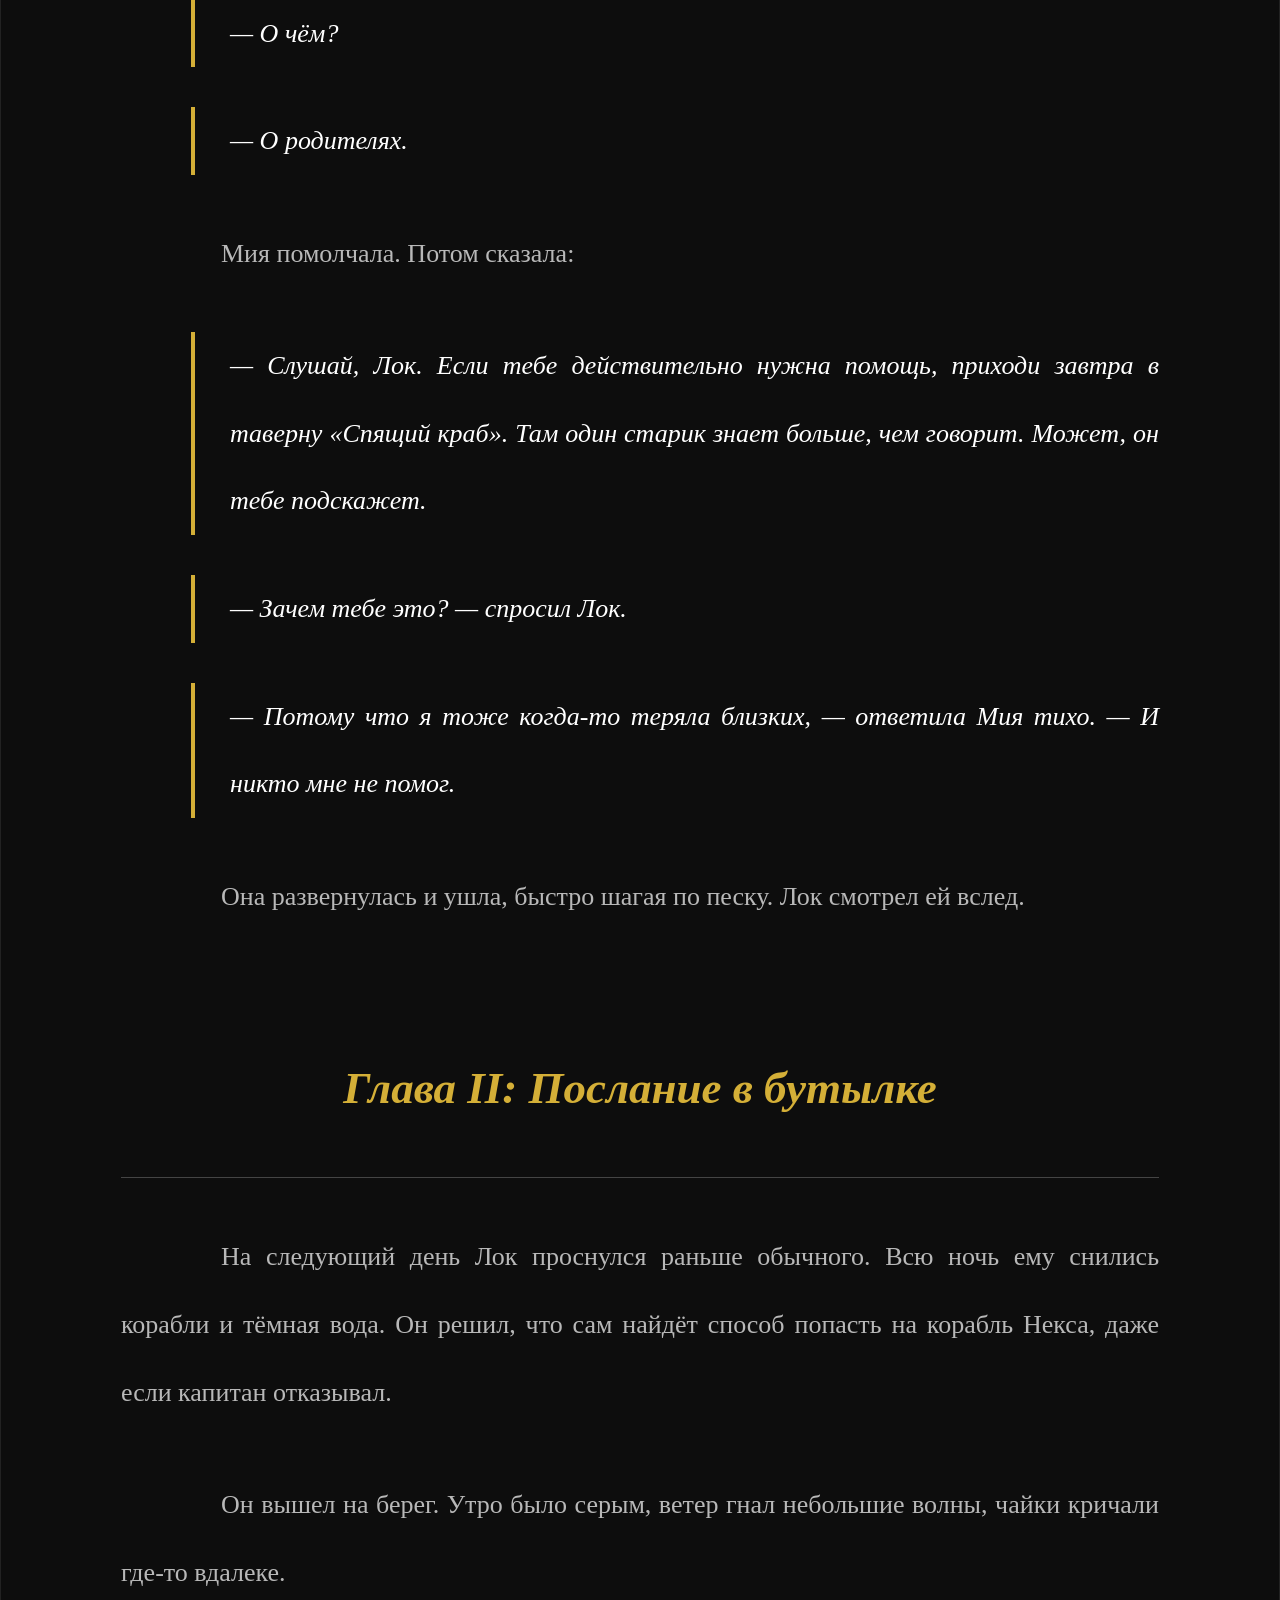
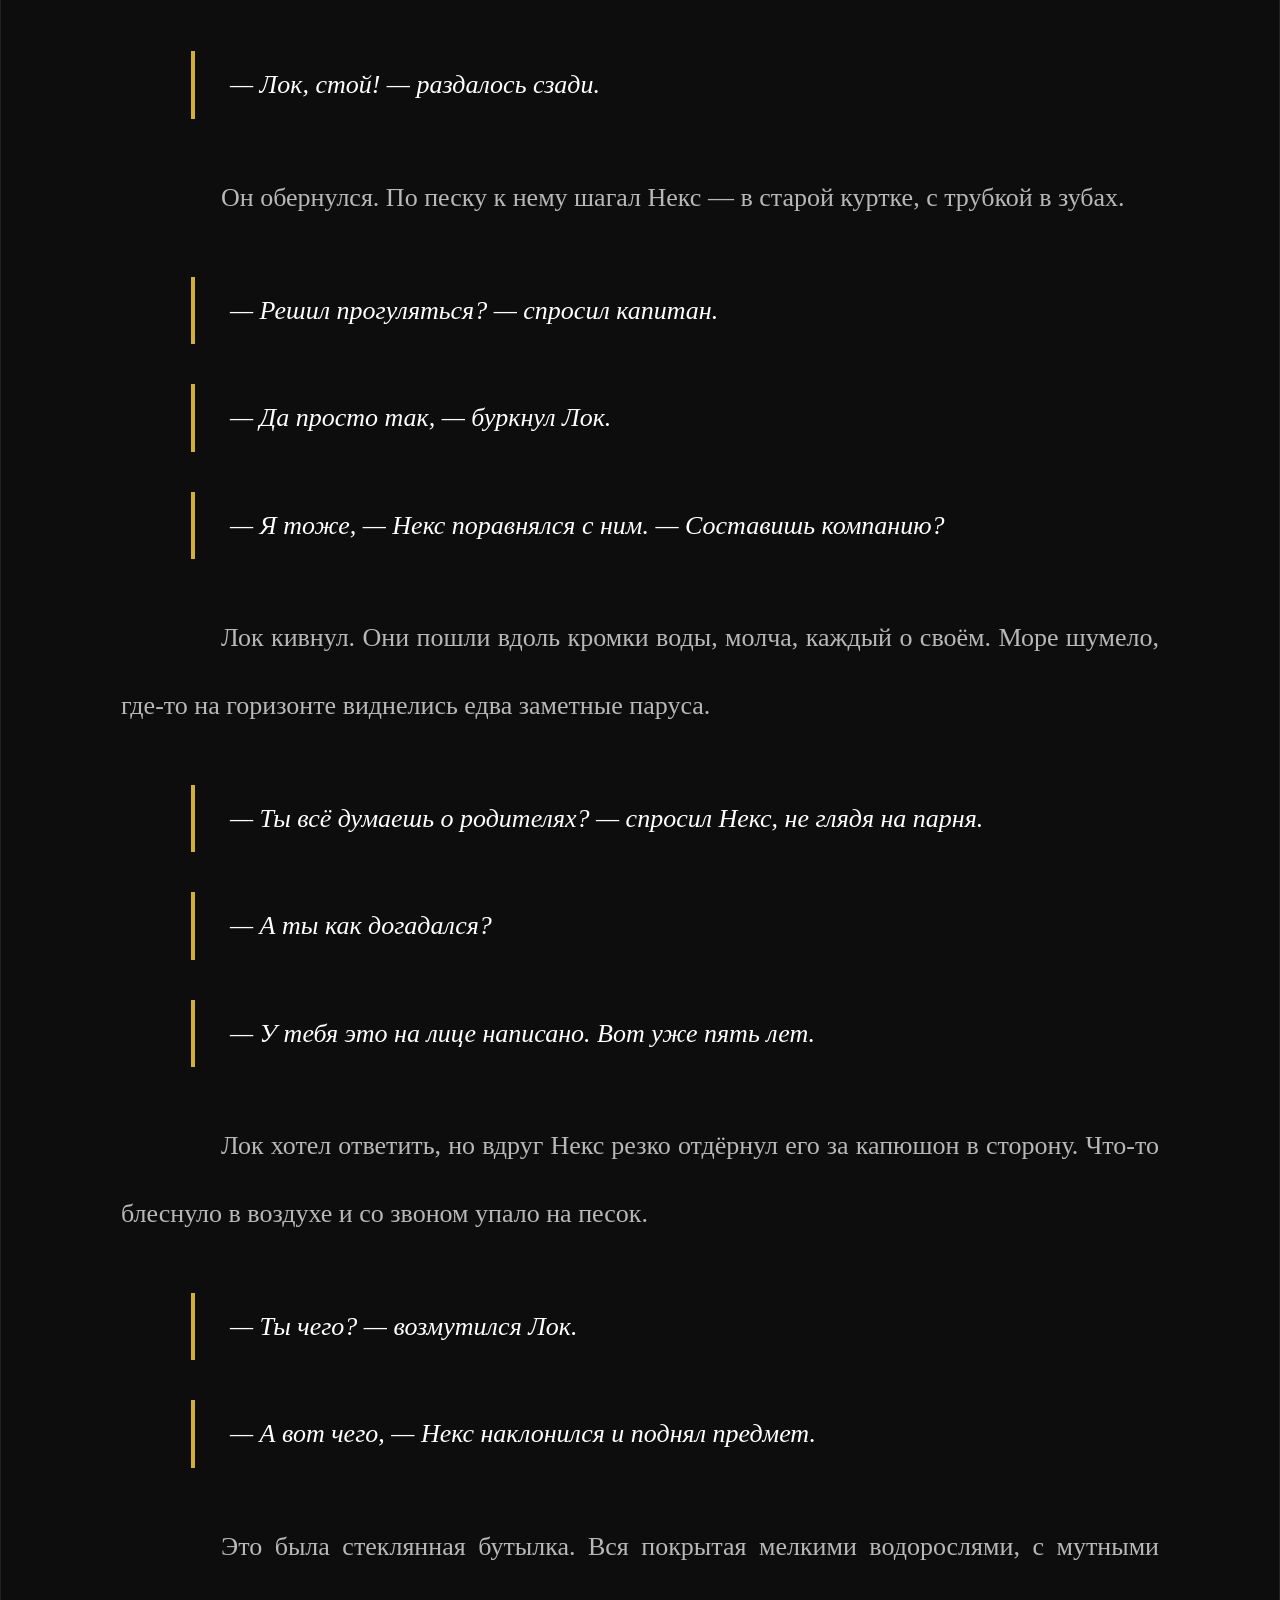
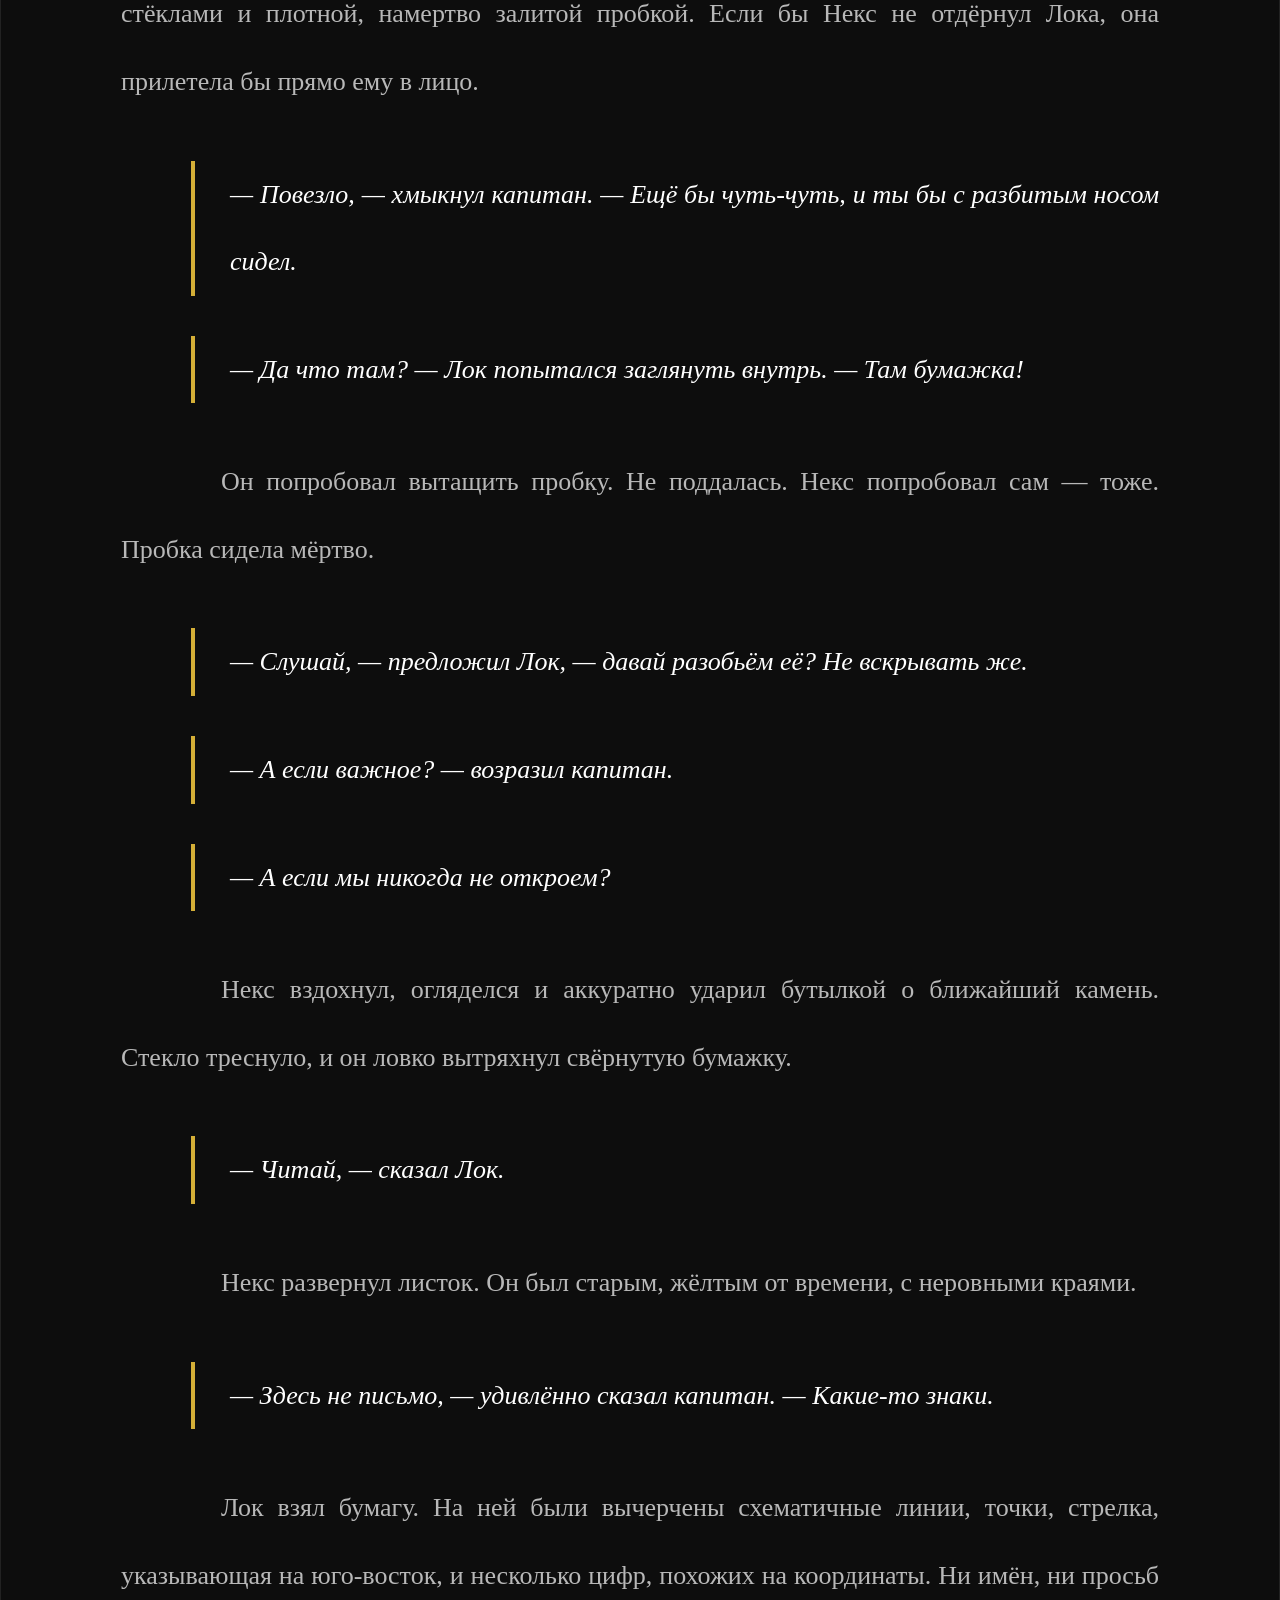
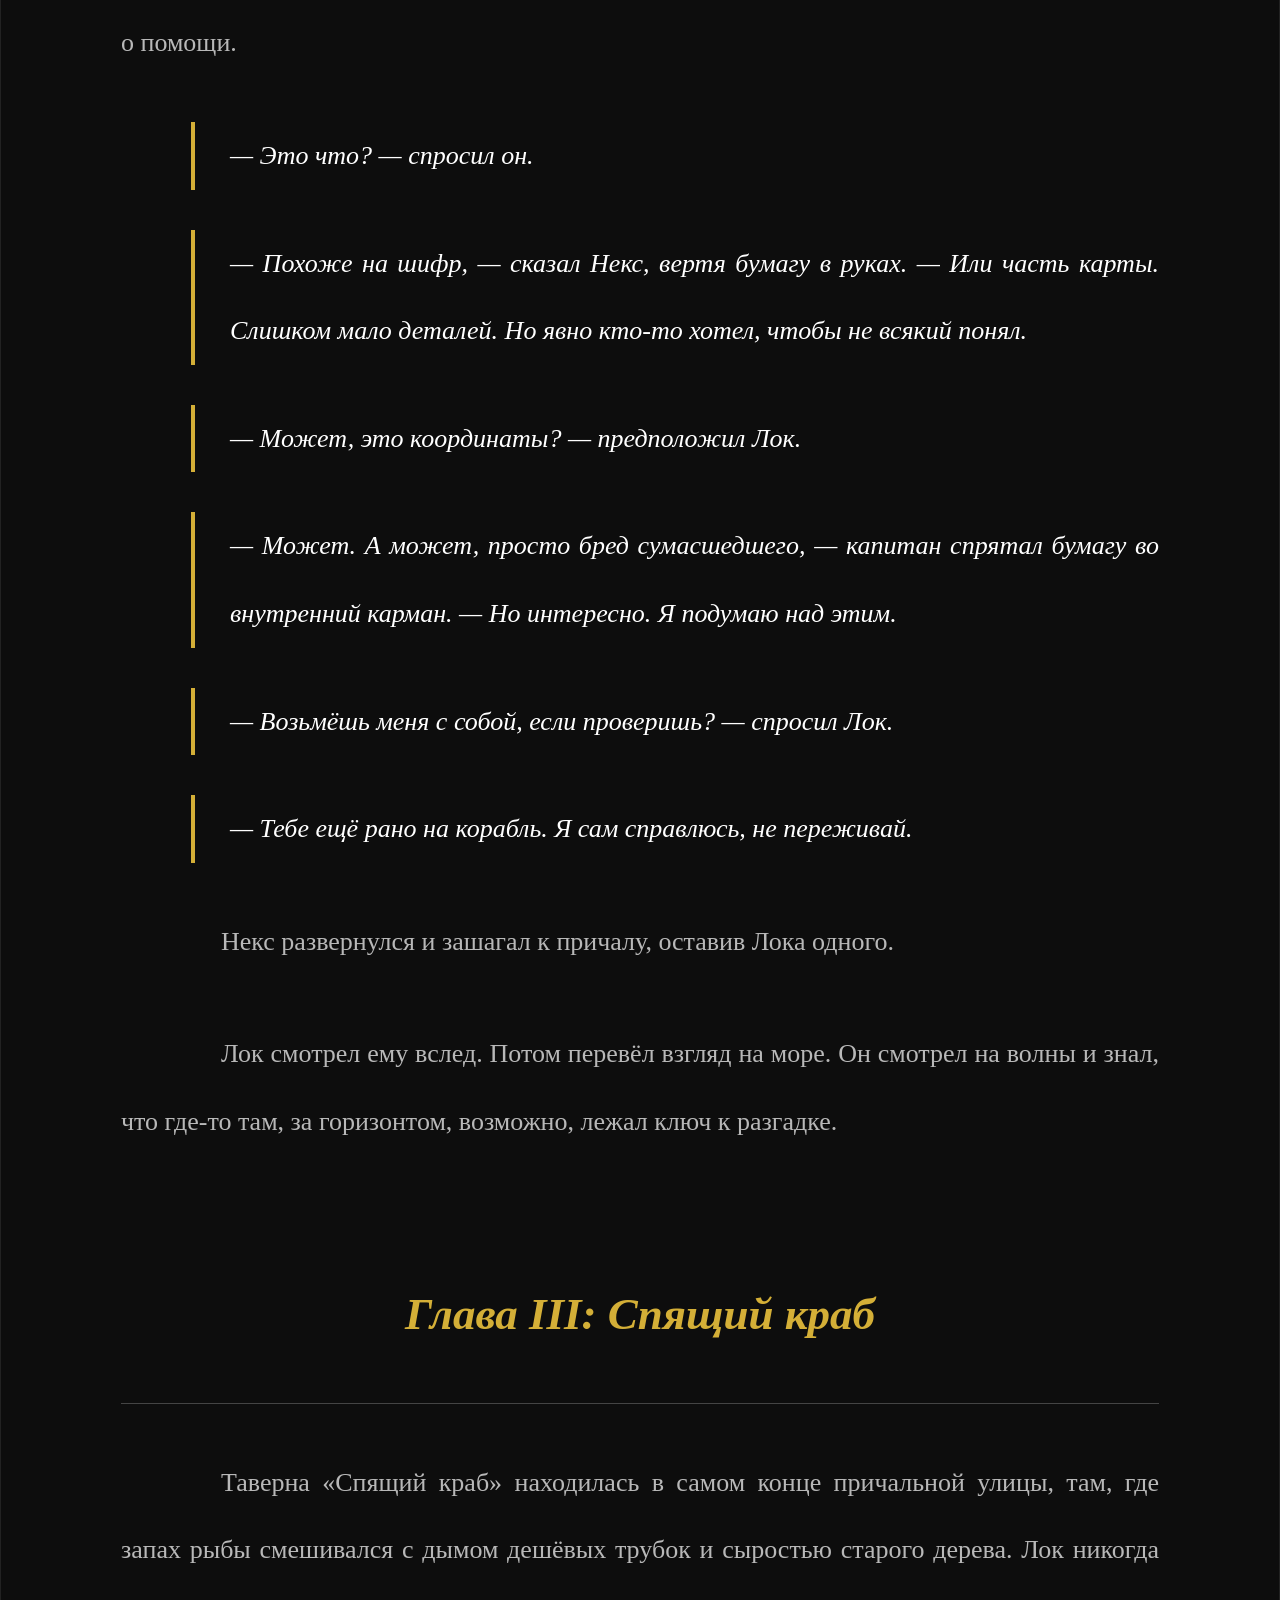
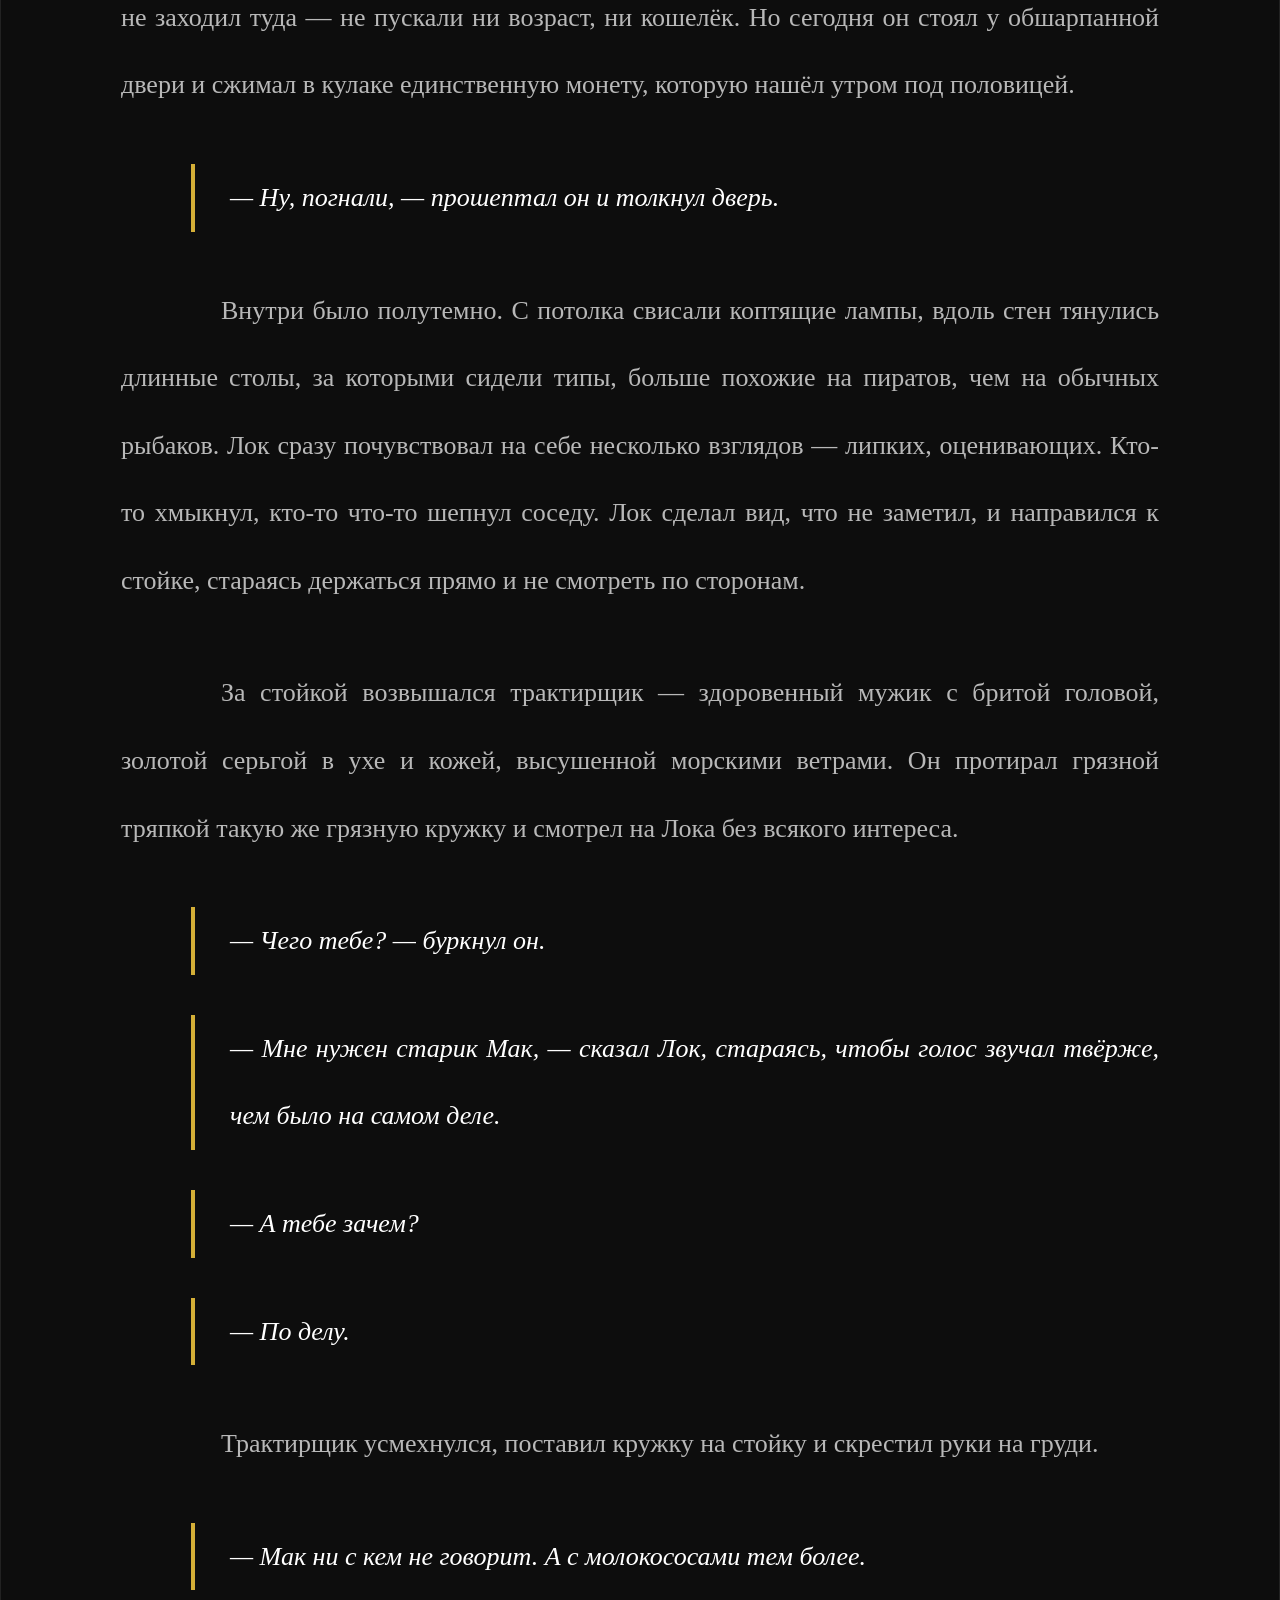
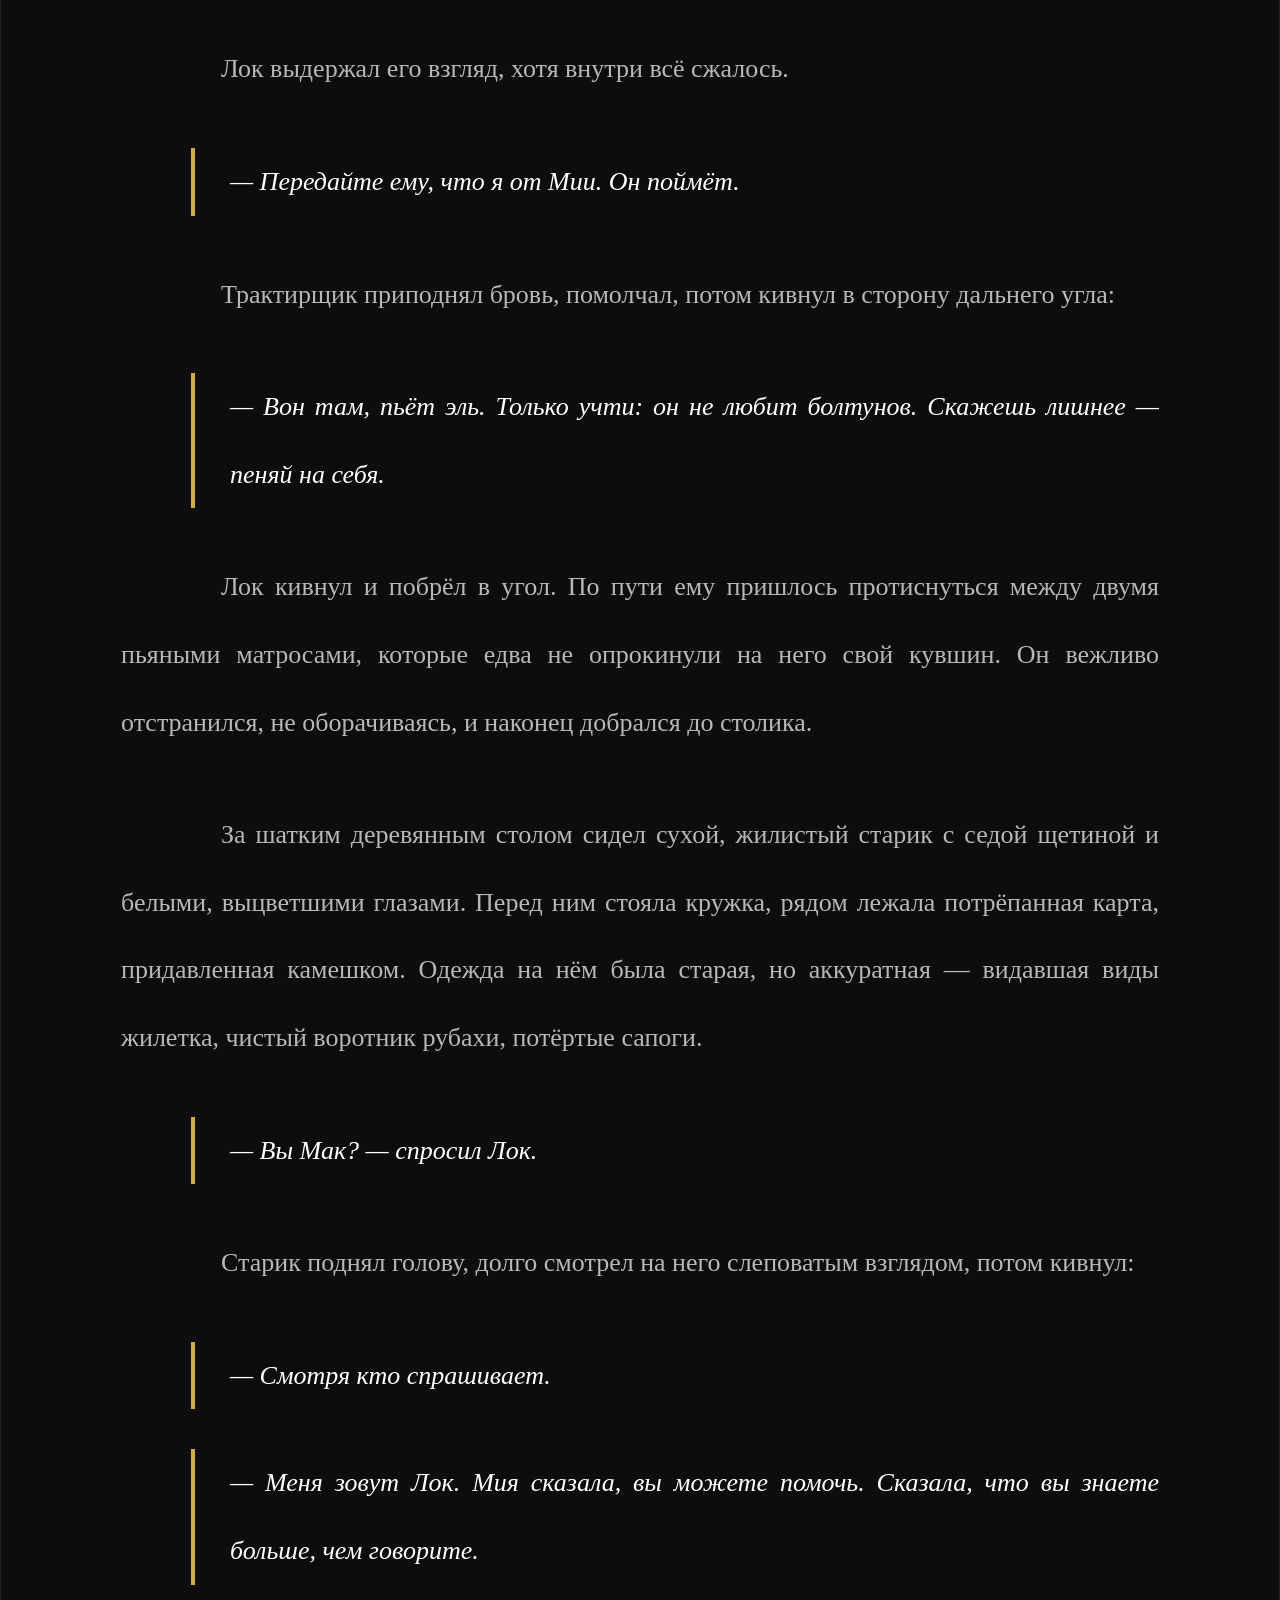
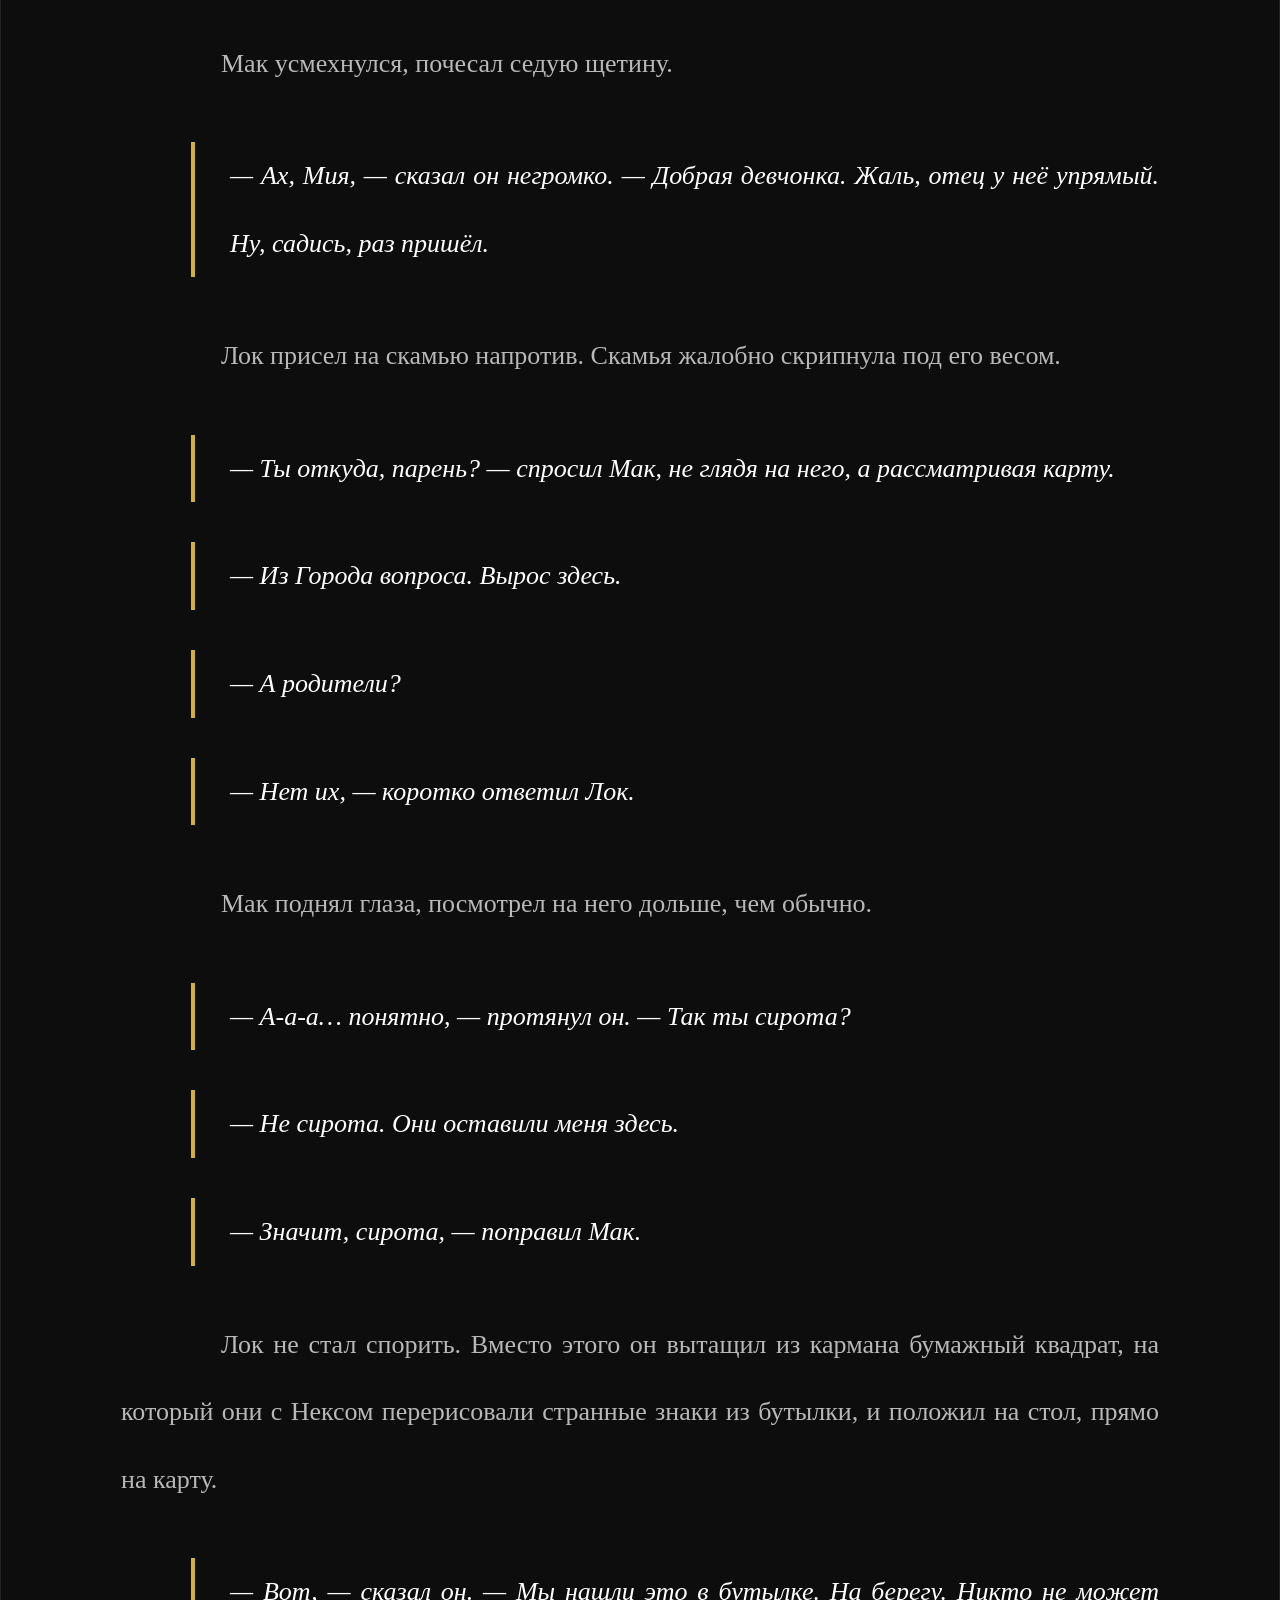
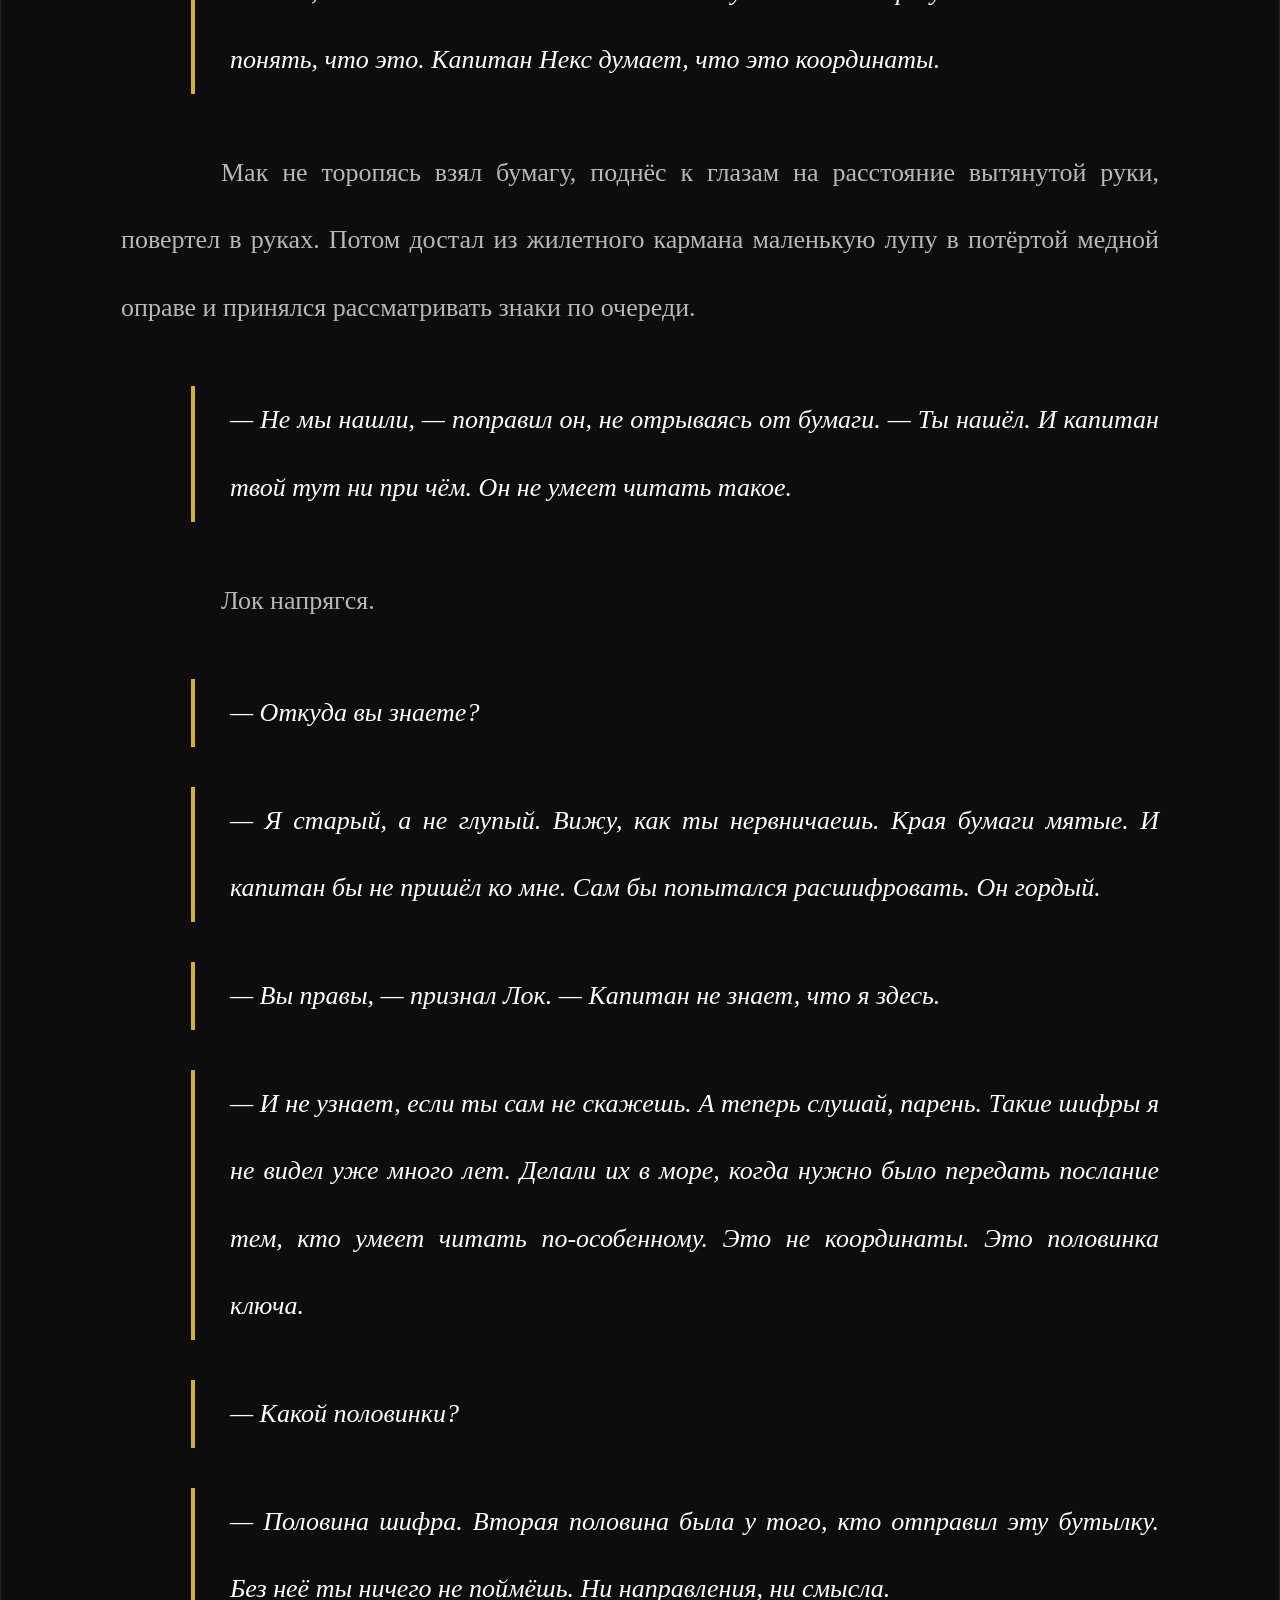
<file: lock.html>
<!DOCTYPE html>
<html lang="ru">
<head>
    <meta charset="UTF-8">
    <title>В ПОИСКАХ СЕМЬИ - БУМАЖНАЯ КНИГА</title>
    <link rel="icon" type="image/x-icon" href="favicon.ico">
    <link rel="stylesheet" href="common.css">
    <script src="global.js" defer></script>
</head>
<body>
    <div class="back-nav"><button class="back-btn" onclick="location.href='index.html'">← НАЗАД</button></div>
    <div class="manuscript">
        <h1>В ПОИСКАХ СЕМЬИ</h1>

        <h2>Глава I: Город вопроса</h2>
        <p><span class="dropcap">В</span> некотором славном, бандитском посёлке, имя которого скрывалось (местные называли его городом вопроса), у самой воды пляжа Верона-Битч находился небольшой домик. В нём проживал некий пацан по имени Лок — от английского lock, «закрытый», — потому что он не любил о себе ничего рассказывать.</p>
        <p>Когда ему было десять лет, родители оставили его жить в одиночестве. С тех пор прошло уже пять лет. Он жил и выживал без них.</p>
        <p class="dialogue">— Можно? — раздался звук из-за двери.</p>
        <p class="dialogue">— Открыто, — ответил Лок.</p>
        <p>В дом зашёл капитан Некс.</p>
        <p class="dialogue">— Ну как ты? Матросы привет передавали. Держи, Мия тебе поесть приготовила.</p>
        <p class="dialogue">— Спасибо. Капитан Некс, а можно с вами в море отправиться?</p>
        <p class="dialogue">— Не знаю, — покачал головой Некс. — Не спокойное оно сегодня. Да и погода неприветливая.</p>
        <p class="dialogue">— Я хочу найти маму и папу.</p>
        <p class="dialogue">— А чего их искать? Вот ты хотя бы скажи, куда плыть. Тогда, может, и поищем. Ладно, я пойду, дел много.</p>
        <p>Некс вышел, притворив за собой дверь. Лок остался один. Он подошёл к окну, посмотрел вслед капитану. Тот медленно шёл к причалу, где покачивался на волнах его корабль.</p>
        <p>Лок вздохнул и вышел на берег. Солнце клонилось к закату. Он брёл по песку, думая о словах Некса: «Куда плыть?» Если бы он знал.</p>
        <p class="dialogue">— Эй, Лок! — раздался голос сверху.</p>
        <p>Он поднял голову. На валуне сидела Мия — дочь капитана Некса, девчонка лет восемнадцати, с длинными тёмными волосами и острым взглядом. На поясе у неё висела сабля, за плечом — арбалет.</p>
        <p class="dialogue">— Чего гуляешь? — спросила она, спрыгивая на песок.</p>
        <p class="dialogue">— Думаю.</p>
        <p class="dialogue">— О чём?</p>
        <p class="dialogue">— О родителях.</p>
        <p>Мия помолчала. Потом сказала:</p>
        <p class="dialogue">— Слушай, Лок. Если тебе действительно нужна помощь, приходи завтра в таверну «Спящий краб». Там один старик знает больше, чем говорит. Может, он тебе подскажет.</p>
        <p class="dialogue">— Зачем тебе это? — спросил Лок.</p>
        <p class="dialogue">— Потому что я тоже когда-то теряла близких, — ответила Мия тихо. — И никто мне не помог.</p>
        <p>Она развернулась и ушла, быстро шагая по песку. Лок смотрел ей вслед.</p>

        <h2>Глава II: Послание в бутылке</h2>
        <p>На следующий день Лок проснулся раньше обычного. Всю ночь ему снились корабли и тёмная вода. Он решил, что сам найдёт способ попасть на корабль Некса, даже если капитан отказывал.</p>
        <p>Он вышел на берег. Утро было серым, ветер гнал небольшие волны, чайки кричали где-то вдалеке.</p>
        <p class="dialogue">— Лок, стой! — раздалось сзади.</p>
        <p>Он обернулся. По песку к нему шагал Некс — в старой куртке, с трубкой в зубах.</p>
        <p class="dialogue">— Решил прогуляться? — спросил капитан.</p>
        <p class="dialogue">— Да просто так, — буркнул Лок.</p>
        <p class="dialogue">— Я тоже, — Некс поравнялся с ним. — Составишь компанию?</p>
        <p>Лок кивнул. Они пошли вдоль кромки воды, молча, каждый о своём. Море шумело, где-то на горизонте виднелись едва заметные паруса.</p>
        <p class="dialogue">— Ты всё думаешь о родителях? — спросил Некс, не глядя на парня.</p>
        <p class="dialogue">— А ты как догадался?</p>
        <p class="dialogue">— У тебя это на лице написано. Вот уже пять лет.</p>
        <p>Лок хотел ответить, но вдруг Некс резко отдёрнул его за капюшон в сторону. Что-то блеснуло в воздухе и со звоном упало на песок.</p>
        <p class="dialogue">— Ты чего? — возмутился Лок.</p>
        <p class="dialogue">— А вот чего, — Некс наклонился и поднял предмет.</p>
        <p>Это была стеклянная бутылка. Вся покрытая мелкими водорослями, с мутными стёклами и плотной, намертво залитой пробкой. Если бы Некс не отдёрнул Лока, она прилетела бы прямо ему в лицо.</p>
        <p class="dialogue">— Повезло, — хмыкнул капитан. — Ещё бы чуть-чуть, и ты бы с разбитым носом сидел.</p>
        <p class="dialogue">— Да что там? — Лок попытался заглянуть внутрь. — Там бумажка!</p>
        <p>Он попробовал вытащить пробку. Не поддалась. Некс попробовал сам — тоже. Пробка сидела мёртво.</p>
        <p class="dialogue">— Слушай, — предложил Лок, — давай разобьём её? Не вскрывать же.</p>
        <p class="dialogue">— А если важное? — возразил капитан.</p>
        <p class="dialogue">— А если мы никогда не откроем?</p>
        <p>Некс вздохнул, огляделся и аккуратно ударил бутылкой о ближайший камень. Стекло треснуло, и он ловко вытряхнул свёрнутую бумажку.</p>
        <p class="dialogue">— Читай, — сказал Лок.</p>
        <p>Некс развернул листок. Он был старым, жёлтым от времени, с неровными краями.</p>
        <p class="dialogue">— Здесь не письмо, — удивлённо сказал капитан. — Какие-то знаки.</p>
        <p>Лок взял бумагу. На ней были вычерчены схематичные линии, точки, стрелка, указывающая на юго-восток, и несколько цифр, похожих на координаты. Ни имён, ни просьб о помощи.</p>
        <p class="dialogue">— Это что? — спросил он.</p>
        <p class="dialogue">— Похоже на шифр, — сказал Некс, вертя бумагу в руках. — Или часть карты. Слишком мало деталей. Но явно кто-то хотел, чтобы не всякий понял.</p>
        <p class="dialogue">— Может, это координаты? — предположил Лок.</p>
        <p class="dialogue">— Может. А может, просто бред сумасшедшего, — капитан спрятал бумагу во внутренний карман. — Но интересно. Я подумаю над этим.</p>
        <p class="dialogue">— Возьмёшь меня с собой, если проверишь? — спросил Лок.</p>
        <p class="dialogue">— Тебе ещё рано на корабль. Я сам справлюсь, не переживай.</p>
        <p>Некс развернулся и зашагал к причалу, оставив Лока одного.</p>
        <p>Лок смотрел ему вслед. Потом перевёл взгляд на море. Он смотрел на волны и знал, что где-то там, за горизонтом, возможно, лежал ключ к разгадке.</p>

        <h2>Глава III: Спящий краб</h2>
        <p>Таверна «Спящий краб» находилась в самом конце причальной улицы, там, где запах рыбы смешивался с дымом дешёвых трубок и сыростью старого дерева. Лок никогда не заходил туда — не пускали ни возраст, ни кошелёк. Но сегодня он стоял у обшарпанной двери и сжимал в кулаке единственную монету, которую нашёл утром под половицей.</p>
        <p class="dialogue">— Ну, погнали, — прошептал он и толкнул дверь.</p>
        <p>Внутри было полутемно. С потолка свисали коптящие лампы, вдоль стен тянулись длинные столы, за которыми сидели типы, больше похожие на пиратов, чем на обычных рыбаков. Лок сразу почувствовал на себе несколько взглядов — липких, оценивающих. Кто-то хмыкнул, кто-то что-то шепнул соседу. Лок сделал вид, что не заметил, и направился к стойке, стараясь держаться прямо и не смотреть по сторонам.</p>
        <p>За стойкой возвышался трактирщик — здоровенный мужик с бритой головой, золотой серьгой в ухе и кожей, высушенной морскими ветрами. Он протирал грязной тряпкой такую же грязную кружку и смотрел на Лока без всякого интереса.</p>
        <p class="dialogue">— Чего тебе? — буркнул он.</p>
        <p class="dialogue">— Мне нужен старик Мак, — сказал Лок, стараясь, чтобы голос звучал твёрже, чем было на самом деле.</p>
        <p class="dialogue">— А тебе зачем?</p>
        <p class="dialogue">— По делу.</p>
        <p>Трактирщик усмехнулся, поставил кружку на стойку и скрестил руки на груди.</p>
        <p class="dialogue">— Мак ни с кем не говорит. А с молокососами тем более.</p>
        <p>Лок выдержал его взгляд, хотя внутри всё сжалось.</p>
        <p class="dialogue">— Передайте ему, что я от Мии. Он поймёт.</p>
        <p>Трактирщик приподнял бровь, помолчал, потом кивнул в сторону дальнего угла:</p>
        <p class="dialogue">— Вон там, пьёт эль. Только учти: он не любит болтунов. Скажешь лишнее — пеняй на себя.</p>
        <p>Лок кивнул и побрёл в угол. По пути ему пришлось протиснуться между двумя пьяными матросами, которые едва не опрокинули на него свой кувшин. Он вежливо отстранился, не оборачиваясь, и наконец добрался до столика.</p>
        <p>За шатким деревянным столом сидел сухой, жилистый старик с седой щетиной и белыми, выцветшими глазами. Перед ним стояла кружка, рядом лежала потрёпанная карта, придавленная камешком. Одежда на нём была старая, но аккуратная — видавшая виды жилетка, чистый воротник рубахи, потёртые сапоги.</p>
        <p class="dialogue">— Вы Мак? — спросил Лок.</p>
        <p>Старик поднял голову, долго смотрел на него слеповатым взглядом, потом кивнул:</p>
        <p class="dialogue">— Смотря кто спрашивает.</p>
        <p class="dialogue">— Меня зовут Лок. Мия сказала, вы можете помочь. Сказала, что вы знаете больше, чем говорите.</p>
        <p>Мак усмехнулся, почесал седую щетину.</p>
        <p class="dialogue">— Ах, Мия, — сказал он негромко. — Добрая девчонка. Жаль, отец у неё упрямый. Ну, садись, раз пришёл.</p>
        <p>Лок присел на скамью напротив. Скамья жалобно скрипнула под его весом.</p>
        <p class="dialogue">— Ты откуда, парень? — спросил Мак, не глядя на него, а рассматривая карту.</p>
        <p class="dialogue">— Из Города вопроса. Вырос здесь.</p>
        <p class="dialogue">— А родители?</p>
        <p class="dialogue">— Нет их, — коротко ответил Лок.</p>
        <p>Мак поднял глаза, посмотрел на него дольше, чем обычно.</p>
        <p class="dialogue">— А-а-а… понятно, — протянул он. — Так ты сирота?</p>
        <p class="dialogue">— Не сирота. Они оставили меня здесь.</p>
        <p class="dialogue">— Значит, сирота, — поправил Мак.</p>
        <p>Лок не стал спорить. Вместо этого он вытащил из кармана бумажный квадрат, на который они с Нексом перерисовали странные знаки из бутылки, и положил на стол, прямо на карту.</p>
        <p class="dialogue">— Вот, — сказал он. — Мы нашли это в бутылке. На берегу. Никто не может понять, что это. Капитан Некс думает, что это координаты.</p>
        <p>Мак не торопясь взял бумагу, поднёс к глазам на расстояние вытянутой руки, повертел в руках. Потом достал из жилетного кармана маленькую лупу в потёртой медной оправе и принялся рассматривать знаки по очереди.</p>
        <p class="dialogue">— Не мы нашли, — поправил он, не отрываясь от бумаги. — Ты нашёл. И капитан твой тут ни при чём. Он не умеет читать такое.</p>
        <p>Лок напрягся.</p>
        <p class="dialogue">— Откуда вы знаете?</p>
        <p class="dialogue">— Я старый, а не глупый. Вижу, как ты нервничаешь. Края бумаги мятые. И капитан бы не пришёл ко мне. Сам бы попытался расшифровать. Он гордый.</p>
        <p class="dialogue">— Вы правы, — признал Лок. — Капитан не знает, что я здесь.</p>
        <p class="dialogue">— И не узнает, если ты сам не скажешь. А теперь слушай, парень. Такие шифры я не видел уже много лет. Делали их в море, когда нужно было передать послание тем, кто умеет читать по-особенному. Это не координаты. Это половинка ключа.</p>
        <p class="dialogue">— Какой половинки?</p>
        <p class="dialogue">— Половина шифра. Вторая половина была у того, кто отправил эту бутылку. Без неё ты ничего не поймёшь. Ни направления, ни смысла.</p>
        <p>Лок почувствовал, как внутри опускается что-то тяжелое.</p>
        <p class="dialogue">— Значит, всё зря? Мы никогда не узнаем, что там?</p>
        <p class="dialogue">— Узнаем, если найдём того, кто умеет читать такие послания. Таких людей по пальцам пересчитать. Один из них — мой старый друг, Бенджамен. Он лучший знаток старых морских знаков на всём побережье. Живёт он в бухте Скелетов.</p>
        <p class="dialogue">— А далеко это? — спросил Лок.</p>
        <p class="dialogue">— Полтора дня пути на хорошем корабле. Если знать дорогу. А если не знать — можно и не вернуться.</p>
        <p class="dialogue">— Почему?</p>
        <p class="dialogue">— Потому что на пути лежит рифовая гряда. Узкий проход, который доступен только тем, у кого есть карта течений. Без неё разобьёшься о скалы раньше, чем заметишь.</p>
        <p class="dialogue">— И где взять эту карту?</p>
        <p>Мак усмехнулся, но в усмешке его не было веселья.</p>
        <p class="dialogue">— А вот это самое сложное, парень. Карта течений хранится у капитана Роя. Он ходит на бриге «Резвый» и грабит всех, кто пытается пройти к бухте Скелетов. Корабли забирает, людей — иногда в плен, иногда за борт.</p>
        <p class="dialogue">— Он что, пират?</p>
        <p class="dialogue">— Хуже. Он тот, кто не знает пощады. Говорят, у него целый трюм карт и сокровищ. И он никогда не расстаётся с тем, что ему принадлежит.</p>
        <p>Лок сжал кулаки. В голове начала складываться картина.</p>
        <p class="dialogue">— А если я достану эту карту… вы поможете найти Бенджамена?</p>
        <p>Мак пристально посмотрел на него поверх своей кружки.</p>
        <p class="dialogue">— Ты достанешь? Один? Против целой команды?</p>
        <p class="dialogue">— У меня есть Мия. И капитан Некс, если я его уговорю.</p>
        <p class="dialogue">— Хм, — Мак отхлебнул эль, поморщился. — Некс — старый моряк. Но он не станет рисковать своим кораблём ради твоей затеи. А Мия — девчонка, хоть и сабля при ней, — он кивнул в сторону, будто видел её сейчас. — Она отчаянная, но одна не справится.</p>
        <p class="dialogue">— Значит, вы не поможете?</p>
        <p class="dialogue">— Помогу, — неожиданно твёрдо ответил Мак. — Но только если ты принесёшь мне карту течений. Покажу дорогу к Бенджамену. А он уже прочитает, что там написано.</p>
        <p>Лок встал, спрятал бумагу обратно в карман.</p>
        <p class="dialogue">— Сколько у меня времени?</p>
        <p class="dialogue">— Завтра ночью «Резвый» стоит у причала, грузится припасами. Послезавтра утром Рой отплывает. Если не успеешь — ищи его в море. Но тогда шансов почти нет.</p>
        <p>Лок кивнул и уже собрался уходить, но Мак остановил его слабой, но цепкой рукой.</p>
        <p class="dialogue">— Постой, парень. Скажи мне одну вещь.</p>
        <p class="dialogue">— Какую?</p>
        <p class="dialogue">— Ты ищешь своих родителей. А что, если в этой бутылке не их весть?</p>
        <p>Лок помолчал. Потом ответил тихо, но твёрдо:</p>
        <p class="dialogue">— Тогда я узнаю, чья.</p>
        <p>Мак отпустил его руку и откинулся на спинку стула.</p>
        <p class="dialogue">— Ладно, ступай. Только помни: не доверяй никому, кроме Мии. И если увидишь Роя — стреляй первым. Он заслужил.</p>
        <p>Лок развернулся и пошёл к выходу. На пороге он оглянулся. Мак уже снова уставился в свою карту, будто ничего не произошло.</p>
        <p class="dialogue">— Спасибо, — сказал Лок.</p>
        <p>Старик не ответил.</p>
        <p>Лок вышел на улицу. Солнце уже клонилось к закату, и «Спящий краб» теперь казался тёмным пятном на фоне оранжевого неба. Он перевёл дух — глубоко, всей грудью — и зашагал прочь.</p>
        <p>Голова гудела. Перед глазами всё ещё стояли знаки шифра, лупа в руке Мака, его светлые, почти белые глаза. И голос, произносящий имя капитана Роя, прозвучал как приговор.</p>
        <p>Лок знал: теперь пути назад нет.</p>

        <h2>Глава IV: Проникновение</h2>
        <p>Вечером того же дня Лок сидел на берегу и смотрел на корабли в порту. Их было немного — пара торговых шхун, старая военная бригантина и «Резвый» капитана Роя. Последний стоял чуть поодаль, у самого края причала, словно стесняясь соседства, а может, просто прячась от чужих глаз.</p>
        <p>Доски причала пахли смолой и рыбой. Вода лениво плескалась о сваи, где-то вдалеке кричали чайки. Лок сидел на коряге, обхватив колени руками, и смотрел на тёмные очертания брига. На его мачтах не горели огни, только редкие лампы покачивались на корме.</p>
        <p>Сердце колотилось где-то в горле. «Ты сам этого хотел», — подумал он и выдохнул.</p>
        <p class="dialogue">— Ну что, надумал? — раздалось сзади.</p>
        <p>Лок обернулся. Мия стояла в трёх шагах, перекинув арбалет через плечо. Волосы её трепал ветер, но взгляд был спокойный и холодный, как сталь.</p>
        <p class="dialogue">— Надумал, — кивнул Лок. — Мне нужно попасть на «Резвый».</p>
        <p class="dialogue">— Знаю. Я уже всё разузнала.</p>
        <p class="dialogue">— Откуда?</p>
        <p class="dialogue">— У меня свои источники, — Мия подошла ближе, села рядом на песок. — Слушай внимательно. Корабль Роя охраняется круглосуточно. Днём там толкутся грузчики, матросы, всякая шваль. Ночью — двое часовых у трапа и один на палубе. Если тихо снять крайнего, можно проскочить в капитанскую каюту.</p>
        <p class="dialogue">— Снять? Ты предлагаешь кого-то убить?</p>
        <p class="dialogue">— Я предлагаю вырубить, — поправила Мия. — Разницы никакой, зато шуму меньше. У меня есть мешочек с песком. Один точный удар — и спи, родимый.</p>
        <p>Лок поморщился, но спорить не стал.</p>
        <p class="dialogue">— А карта где?</p>
        <p class="dialogue">— В каюте. Рой хранит её в ящике под койкой. Ящик заперт, но я умею открывать такие замки. Отец научил.</p>
        <p class="dialogue">— Твой отец не одобрит.</p>
        <p class="dialogue">— Мой отец не узнает, — отрезала Мия. — Ты меня просил помочь? Я помогаю. Но потом поговорим.</p>
        <p>Они договорились встретиться у причала в полночь. Лок вернулся домой, наточил нож, проверил верёвку, которую нашёл в сарае, и лёг на кровать, глядя в потолок. Сердце всё ещё колотилось, но внутри уже не было страха, только какая-то холодная решимость.</p>
        <p>«Если меня поймают, — подумал он, — Рой не станет разбираться. Сразу за борт. Или в трюм. Или…»</p>
        <p>Он не додумал. Мысль оборвалась, и перед глазами поплыли сны — море, корабли, крики чаек.</p>
        <p>Ровно в двенадцать Лок был у причала. Мия уже ждала его, сидя на бочке и крутя в руках арбалетный болт. Луна светила ярко, но у самой воды лежали густые тени.</p>
        <p class="dialogue">— Опоздал, — сказала она.</p>
        <p class="dialogue">— На минуту.</p>
        <p class="dialogue">— На войне минута — жизнь.</p>
        <p>Они двинулись вдоль пирса, прячась за ящиками и канатами. Мия шла впереди, Лок за ней. В ушах стучала кровь, каждый скрип доски казался взрывом.</p>
        <p class="dialogue">— Стой, — шепнула она, поднимая руку.</p>
        <p>Лок замер. Впереди, у трапа, стояли двое. Один курил и смотрел в море, другой ковырялся в зубах и тихо напевал себе под нос.</p>
        <p class="dialogue">— Я беру правого, ты левого. Только тихо.</p>
        <p>Она бесшумно выскользнула вперёд, подобралась к моряку с сигаретой и одним движением сбила его с ног. Песок приглушил падение. Лок рванул ко второму, с размаху врезал ему по голове рукояткой ножа. Тело обмякло, не издав ни звука.</p>
        <p class="dialogue">— Быстро, — сказала Мия. — У нас пара минут.</p>
        <p>Они взбежали по трапу, перекатились на палубу и прижались к фальшборту. Пахло дёгтем и старым деревом.</p>
        <p class="dialogue">— Где третий?</p>
        <p class="dialogue">— Вон, — Мия кивнула в сторону кормы.</p>
        <p>Человек в длинном плаще стоял у штурвала, спиной к ним. Он курил трубку и смотрел на воду. Его лысая голова поблёскивала в лунном свете.</p>
        <p class="dialogue">— Обойдём.</p>
        <p>Они поползли вдоль борта, прячась за свернутыми канатами и просмолёнными бочками. С каждой секундой тишина становилась тяжелее.</p>
        <p>Каюта капитана оказалась в носовой части. Дверь была приоткрыта, изнутри доносился запах табака и пота. Лок заглянул — никого.</p>
        <p class="dialogue">— Жди здесь, — шепнула Мия, проскальзывая внутрь.</p>
        <p>Лок остался снаружи, прижавшись к стене. Где-то внизу, в трюме, раздался глухой удар. Потом шаги. Он замер, но шаги стихли.</p>
        <p>Через минуту Мия выскользнула обратно. В руках у неё был свёрток.</p>
        <p class="dialogue">— Есть, — выдохнула она. — Уходим.</p>
        <p>Они спустились по трапу, перетащили бесчувственных часовых в тень и бегом вернулись к берегу.</p>
        <p>Только за скалами Лок перевёл дух.</p>
        <p class="dialogue">— Покажи, — попросил он.</p>
        <p>Мия развернула свёрток. Это была старая карта, вся в пометках, с выцветшими чернилами и жирными пятнами. В центре красовалась надпись: «Бухта Скелетов — вход только в полную воду».</p>
        <p class="dialogue">— Мы достали её, — сказал Лок еле слышно.</p>
        <p class="dialogue">— Мы достали не то, — ответила Мия и перевернула карту.</p>
        <p>На обороте, мелкими буквами, было написано:</p>
        <p>«Эта карта ведёт в ловушку. Настоящая карта течений у старого рыбака в восточной лагуне. Извини, парень. Так надо. Рой.»</p>
        <p>Лок выронил свёрток.</p>
        <p class="dialogue">— Что?</p>
        <p class="dialogue">— Рой знал, что кто-то придёт, — Мия подняла карту с песка. — Он специально оставил подделку. Зачем — не знаю.</p>
        <p>В этот момент с корабля раздался крик. Кто-то обнаружил часовых.</p>
        <p class="dialogue">— Бежим, — сказал Лок.</p>
        <p>И они побежали.</p>

        <h2>Глава V: Восточная лагуна</h2>
        <p>Бежали долго, петляя между скалами и кустами, пока в груди не зажгло огнём. Лок наконец остановился, опёршись руками о колени, и попытался отдышаться.</p>
        <p class="dialogue">— Думаешь, они нас ищут? — спросил он.</p>
        <p class="dialogue">— Нет, — ответила Мия, тоже запыхавшаяся. — Своих приведут в чувство и забудут. Рой не будет поднимать шум из-за двух оглушённых матросов.</p>
        <p class="dialogue">— Тогда где искать этого рыбака?</p>
        <p class="dialogue">— В восточной лагуне. Я знаю, где это. Завтра на рассвете пойдём.</p>
        <p>Ночь прошла в тревожном ожидании. Лок не спал — сидел на крыльце, смотрел на море и думал о карте, о подделке, о Рое. Этот человек знал, что они придут. Знал и насмехался.</p>
        <p>Утром они отправились вдоль берега на восток. Дорога заняла несколько часов: пришлось перебираться через осыпи, обходить колючие заросли и пробираться по скользким камням, где волны лизали песок.</p>
        <p>Наконец показалась хижина на сваях — старая, покосившаяся, с крышей из пальмовых листьев. У самого крыльца на верёвке сушилась сеть, а на пороге сидел сухой, жилистый старик и чистил рыбу.</p>
        <p class="dialogue">— Тобиас? — спросил Лок, подходя ближе.</p>
        <p>Старик не поднял головы.</p>
        <p class="dialogue">— Смотря кто спрашивает.</p>
        <p class="dialogue">— Мне нужна настоящая карта течений.</p>
        <p>Рыбак отложил нож. Некоторое время он молча смотрел на море, потом повернулся к Локу. Глаза у него были водянистые, но взгляд острый.</p>
        <p class="dialogue">— А ты смелый парень. Или глупый. Кто тебя послал?</p>
        <p class="dialogue">— Никто. Я сам.</p>
        <p class="dialogue">— А зачем тебе карта?</p>
        <p class="dialogue">— Хочу найти человека. В бухте Скелетов.</p>
        <p>Старик усмехнулся, встал, отряхнул руки и ушёл в дом. Лок остался ждать, слушая, как скрипят половицы и что-то тяжелое передвигают внутри. Вскоре Тобиас вернулся, держа в руках свёрток.</p>
        <p class="dialogue">— Держи, — сказал он, протягивая карту. — Только учти: Рой узнает, что ты это взял. Он не простит.</p>
        <p class="dialogue">— Я готов.</p>
        <p class="dialogue">— Готов? — старик покачал головой. — Ты ничего не знаешь о Рое. Он не просто пират. Он охотится на тех, кто ищет бухту. Он сам когда-то искал там сокровища и потерял ногу. С тех пор мстит всем, кто пытается повторить его путь.</p>
        <p>Лок взял карту, развернул её. Это была настоящая — с отметками глубин, стрелками течений, единственным проходом между рифов и пометкой на полях: «Берегись Роя. Он всегда рядом».</p>
        <p class="dialogue">— Спасибо, — сказал Лок.</p>
        <p class="dialogue">— Не благодари. Лучше убей его, если встретишь.</p>
        <p>Старик ушёл обратно в дом и захлопнул дверь.</p>
        <p>Лок вернулся к Мии, которая ждала его за скалой. Они развернули карту вместе. Мия провела пальцем по отметкам, что-то прикинула в уме.</p>
        <p class="dialogue">— Теперь нужно убедить моего отца, — сказала она.</p>
        <p class="dialogue">— Выйдем завтра на рассвете, — ответил Лок. — Я поговорю с ним сегодня.</p>

        <h2>Глава VI: Первый выстрел</h2>
        <p>Капитан Некс не спал. Он сидел в своей каюте и пил чай, когда Лок постучал. Запах травяного настоя смешивался с запахом старого дерева и морской соли. На столе лежала карта, которую Лок уже видел — та самая, с пометками Некса.</p>
        <p class="dialogue">— Заходи, — буркнул он.</p>
        <p>Лок сел напротив, выложил настоящую карту течений на стол, поверх капитанской.</p>
        <p class="dialogue">— Что это? — спросил Некс, не притрагиваясь.</p>
        <p class="dialogue">— Настоящая карта течений к бухте Скелетов.</p>
        <p>Некс вздохнул, потёр лицо. Долго молчал. Потом взял карту, поднёс к лампе, рассмотрел пометки.</p>
        <p class="dialogue">— Ты влез на корабль Роя.</p>
        <p class="dialogue">— Пришлось.</p>
        <p class="dialogue">— Ты мог погибнуть.</p>
        <p class="dialogue">— Но не погиб.</p>
        <p>Капитан положил карту на стол, снял очки и посмотрел Локу прямо в глаза. В его взгляде была усталость, усталость старого человека, который видел слишком много штормов.</p>
        <p class="dialogue">— Рассказывай всё. С самого начала. И не ври.</p>
        <p>Лок рассказал. О шифре, о Маке, о Бенджамене в бухте Скелетов, о подделке Роя и о старом рыбаке Тобиасе. Некс слушал молча, не перебивая, только иногда потирал подбородок.</p>
        <p class="dialogue">— Значит, ты хочешь плыть к бухте Скелетов. Найти этого Бенджамена. Узнать, что означает шифр.</p>
        <p class="dialogue">— Да.</p>
        <p class="dialogue">— А если там не твои родители?</p>
        <p>Лок помолчал, но ответил твёрдо:</p>
        <p class="dialogue">— Тогда я узнаю, чьи.</p>
        <p>Некс долго смотрел на него, потом покачал головой.</p>
        <p class="dialogue">— Ты упрямый, как старая черепаха. Ладно. Выходим через час. Но учти: Рой будет ждать нас в море. Он не прощает, когда трогают его вещи.</p>
        <p>Лок кивнул и вышел на палубу. Море было тихим, почти зеркальным. Рассвет только начинался, окрашивая волны в розовый цвет. Где-то за горизонтом их ждала бухта Скелетов и старый друг Мака. И капитан Рой.</p>

        <h2>Глава VII: Бухта Скелетов</h2>
        <p>«Странник» отошёл от причала, когда солнце только начинало подниматься. Ветер был попутный, и корабль быстро набирал скорость. Некс стоял у штурвала, хмурый и сосредоточенный. Мия проверяла арбалет, перебирая болты и смазывая механизм. Лок наматывал верёвку на пояс, перепроверял узлы и несколько раз вытаскивал из кармана бумагу с шифром, будто надеялся, что за ночь знаки сами собой сложатся в понятные слова.</p>
        <p>Первые полдня прошли спокойно. Море было ровным, ветер дул ровно с юго-востока, и «Странник» уверенно держал курс. Лок сидел на носу, смотрел на воду и думал. Думал о родителях, о том, что могло с ними случиться, о том, как они могли бросить его пять лет назад. Иногда ему казалось, что он чувствует их присутствие — где-то там, за горизонтом, на той же самой воде. Но стоило прищуриться — и ничего, только пустота и чайки.</p>
        <p class="dialogue">— Эй, Лок! — окликнула его Мия. — Иди сюда. Есть разговор.</p>
        <p>Лок поднялся, прошёл на корму. Мия сидела на бочке, крутила в руках морскую карту.</p>
        <p class="dialogue">— Смотри, — сказала она, указывая пальцем на точку в восточной части. — Здесь сужается фарватер. Пройти можно только в полную воду, иначе сядешь на мель.</p>
        <p class="dialogue">— А когда полная вода?</p>
        <p class="dialogue">— Через четыре часа. Успеем.</p>
        <p>Она убрала карту и вдруг спросила:</p>
        <p class="dialogue">— Ты боишься?</p>
        <p>Лок помедлил.</p>
        <p class="dialogue">— Боюсь.</p>
        <p class="dialogue">— Чего?</p>
        <p class="dialogue">— Что не найду их. Или найду, но будет поздно. Или они не захотят, чтобы их находили.</p>
        <p>Мия положила руку ему на плечо.</p>
        <p class="dialogue">— Помни: ты не один. Я с тобой.</p>
        <p>Она улыбнулась, и Лок впервые заметил, как сильно она похожа на своего отца — те же решительные черты лица, тот же твёрдый взгляд.</p>
        <p>К вечеру ветер переменился. Небо заволокло тучами, и на море поднялась высокая волна. Некс приказал убрать лишние паруса и готовиться к шторму.</p>
        <p class="dialogue">— Держитесь! — крикнул он. — Сейчас начнётся!</p>
        <p>Волны ударили с левого борта. «Странник» накренился, но выровнялся. Лок вцепился в поручни, Мия рядом с ним зажала арбалет под мышкой. Несколько матросов бросились к парусам, ругаясь и перекрикивая ветер.</p>
        <p class="dialogue">— Вижу землю! — крикнул кто-то с марса.</p>
        <p>Лок поднял голову. Прямо по курсу из темноты выступали очертания скал. Острые, зубчатые, они напоминали рёбра гигантского скелета — отсюда и название бухты.</p>
        <p>Шторм утих так же внезапно, как и начался. Ветер ослаб, волны улеглись, и «Странник» плавно вошёл в узкий пролив. Справа и слева возвышались скалы, покрытые мхом и птичьим помётом. В воздухе пахло сыростью и разложением.</p>
        <p class="dialogue">— Бухта Скелетов, — сказал Некс. — Дальше пешком. Кораблю не пройти.</p>
        <p>Высадились на каменистый берег. Лок, Мия и двое матросов двинулись вглубь, следуя указаниям карты. Тропа петляла, терялась в зарослях колючего кустарника, снова выходила к ручьям. Примерно через час они вышли к старой хижине, прилепившейся к скале.</p>
        <p class="dialogue">— Бенджамен? — позвал Лок.</p>
        <p>Дверь скрипнула. На пороге появился сгорбленный старик с длинной седой бородой. Он опирался на клюку и щурился на гостей.</p>
        <p class="dialogue">— Давненько ко мне никто не заходил, — сказал он. — Кого боги принесли?</p>
        <p>Лок вытащил бумагу с шифром.</p>
        <p class="dialogue">— Нам нужна ваша помощь. Расшифруйте это. Пожалуйста.</p>

        <h2>Глава VIII: Возвращение</h2>
        <p>Бенджамен долго молчал, разглядывая знаки. Он ушёл в хижину, зажёг свечу и принялся за изучение, бормоча что-то себе под нос. Лок ждал снаружи, кусая губы. Мия сидела на камне, не отрывая взгляда от тропы. Матросы осматривали окрестности.</p>
        <p>Прошло около часа. Наконец Бенджамен вышел и протянул Локу листок с переведённым текстом.</p>
        <p class="dialogue">— Читай, — сказал он.</p>
        <p>Лок взял бумагу дрожащими руками и прочитал вслух:</p>
        <p>«Лок, если ты это читаешь, значит, ты не сдался. Мы оставили тебя не потому, что не любили. Мы оставили тебя, чтобы спасти. За нами охотились. Мы думали, ты будешь в безопасности в Городе вопроса. Прости нас. Если хочешь найти, иди к восточному маяку. Там будет знак. Твои родители».</p>
        <p>Лок выронил бумагу.</p>
        <p class="dialogue">— Я знаю этот маяк, — сказал он. — Он в двух днях пути отсюда.</p>
        <p class="dialogue">— Значит, нужно спешить, — сказала Мия. — Рой скоро будет здесь.</p>
        <p>Они поблагодарили Бенджамена и двинулись обратно к кораблю. Всю дорогу Лок молчал. В голове крутились слова: «Мы оставили тебя не потому, что не любили».</p>
        <p class="dialogue">— Мия, — сказал он вдруг. — Ты знала?</p>
        <p class="dialogue">— Что именно?</p>
        <p class="dialogue">— Что они не просто бросили меня.</p>
        <p>Мия остановилась.</p>
        <p class="dialogue">— Я догадывалась. Но не была уверена.</p>
        <p class="dialogue">— Почему не сказала?</p>
        <p class="dialogue">— Потому что ты должен был сам всё узнать. Иначе никогда бы не поверил.</p>
        <p>Возвращение на корабль прошло без приключений. Некс поднял паруса, и «Странник» направился к восточному маяку. Роя нигде не было видно, но капитан держал руку на штурвале и то и дело оглядывался назад.</p>
        <p class="dialogue">— Не нравится мне это, — сказал он. — Слишком тихо.</p>
        <p class="dialogue">— Может, он отстал?</p>
        <p class="dialogue">— Рой не отстаёт. Он ждёт.</p>
        <p>Маяк показался через два дня. Старая каменная башня стояла на краю обрыва, наполовину разрушенная временем и ветрами. У подножия горел небольшой костёр.</p>
        <p class="dialogue">— Там кто-то есть, — сказала Мия, зажигая арбалет.</p>
        <p class="dialogue">— Подожди, — остановил её Лок. — Я пойду один.</p>
        <p>Он спустился на берег и медленно пошёл к костру. Внутри всё сжималось от страха и надежды.</p>
        <p>У костра сидели двое — мужчина и женщина. Измождённые, одетые в лохмотья, но живые.</p>
        <p class="dialogue">— Мама? — прошептал Лок.</p>
        <p>Женщина подняла голову.</p>
        <p class="dialogue">— Лок? Сынок?</p>
        <p>Она встала, сделала шаг навстречу и упала бы, если бы Лок не подхватил её.</p>
        <p class="dialogue">— Я нашёл вас, — сказал он, не веря своим словам. — Я нашёл.</p>
        <p class="dialogue">— Мы знали, что ты придёшь, — сказал отец, положив руку ему на плечо. — Мы всегда верили.</p>
        <p>Они обнялись все трое, и Лок впервые за много лет почувствовал, что дом — это не стены на берегу, а эти двое, которые держали его за руки и не хотели отпускать.</p>
        <p class="dialogue">— Нам нужно уходить, — сказал Лок. — Рой близко.</p>
        <p class="dialogue">— Мы знаем, — ответил отец. — Он преследовал нас почти пять лет. Но теперь, когда ты здесь, нам нечего бояться.</p>
        <p>В этот момент за их спинами раздался голос:</p>
        <p class="dialogue">— Не радуйтесь раньше времени.</p>
        <p>Лок обернулся. На краю обрыва стоял человек в длинном плаще, опираясь на серебряную трость. Капитан Рой.</p>
        <p class="dialogue">— Ты думал, я отпущу их? — спросил он. — Думал, я просто так отдам тебе самое ценное сокровище?</p>
        <p>Лок шагнул вперёд, заслоняя родителей.</p>
        <p class="dialogue">— Они не твои.</p>
        <p class="dialogue">— Всё в этом мире моё, парень, — усмехнулся Рой. — Пока я сильнее.</p>
        <p class="dialogue">— А если нет?</p>
        <p>Из темноты выступила Мия с арбалетом. Сзади — матросы с абордажными саблями. Некс завершал круг, замыкая кольцо.</p>
        <p>Рой огляделся, усмехнулся, но трость опустил.</p>
        <p class="dialogue">— Выиграл, — сказал он. — В этот раз выиграл. Но помни, парень: я не забываю. И не прощаю.</p>
        <p>Он развернулся и зашагал прочь, исчезая во тьме.</p>
        <p class="dialogue">— Жаль, что его нельзя было пристрелить, — сказала Мия.</p>
        <p class="dialogue">— Нельзя, — ответил Некс. — У него везде шпионы. Погибнем сами.</p>
        <p class="dialogue">— Он прав, — сказал отец Лока. — Но теперь у нас есть время.</p>
        <p>Они вернулись на корабль. Родители Лока сидели в каюте Некса, ели горячий суп и пили чай. Лок сидел рядом и смотрел на них. Не отрываясь.</p>
        <p class="dialogue">— Ты стал сильным, — сказала мать. — Мы так гордимся тобой.</p>
        <p class="dialogue">— Я искал вас пять лет, — ответил Лок. — И не сдался.</p>
        <p class="dialogue">— Потому что ты наш сын, — сказал отец. — А мы никогда не сдаёмся.</p>
        <p>Когда «Странник» причалил к родному берегу, Лок вышел на пирс и посмотрел на Город вопроса. Теперь он знал: нет никакой тайны, которую нельзя разгадать. Нет такой тьмы, в которой нельзя зажечь свет.</p>
        <p>Мия подошла к нему, встала рядом.</p>
        <p class="dialogue">— Что теперь? — спросила она.</p>
        <p class="dialogue">— Теперь буду жить, — ответил Лок. — По-настоящему.</p>
        <p>Они улыбнулись и зашагали по берегу.</p>
        <p>Море шумело. Солнце садилось за горизонт. Впереди была целая жизнь.</p>

        <footer>Бумажная книга - 2024</footer>
    </div>
</body>
</html>
</file>
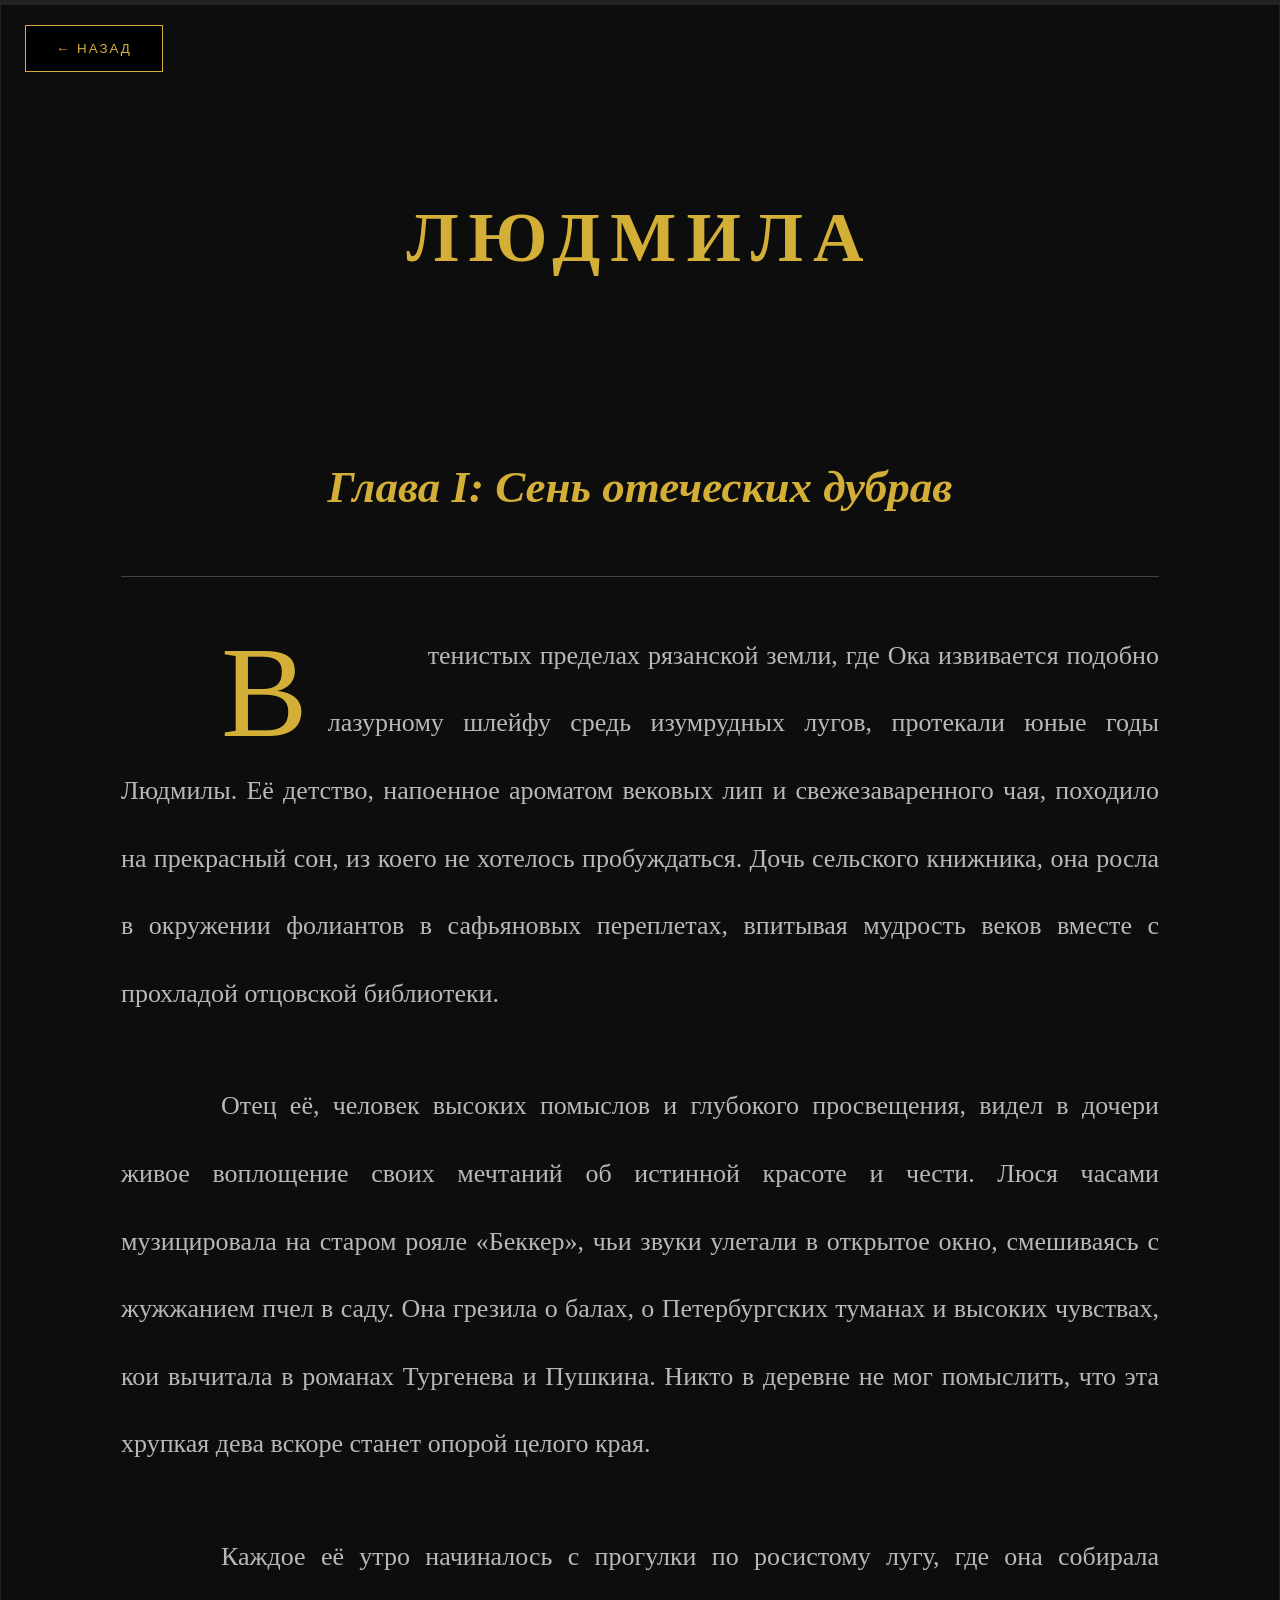
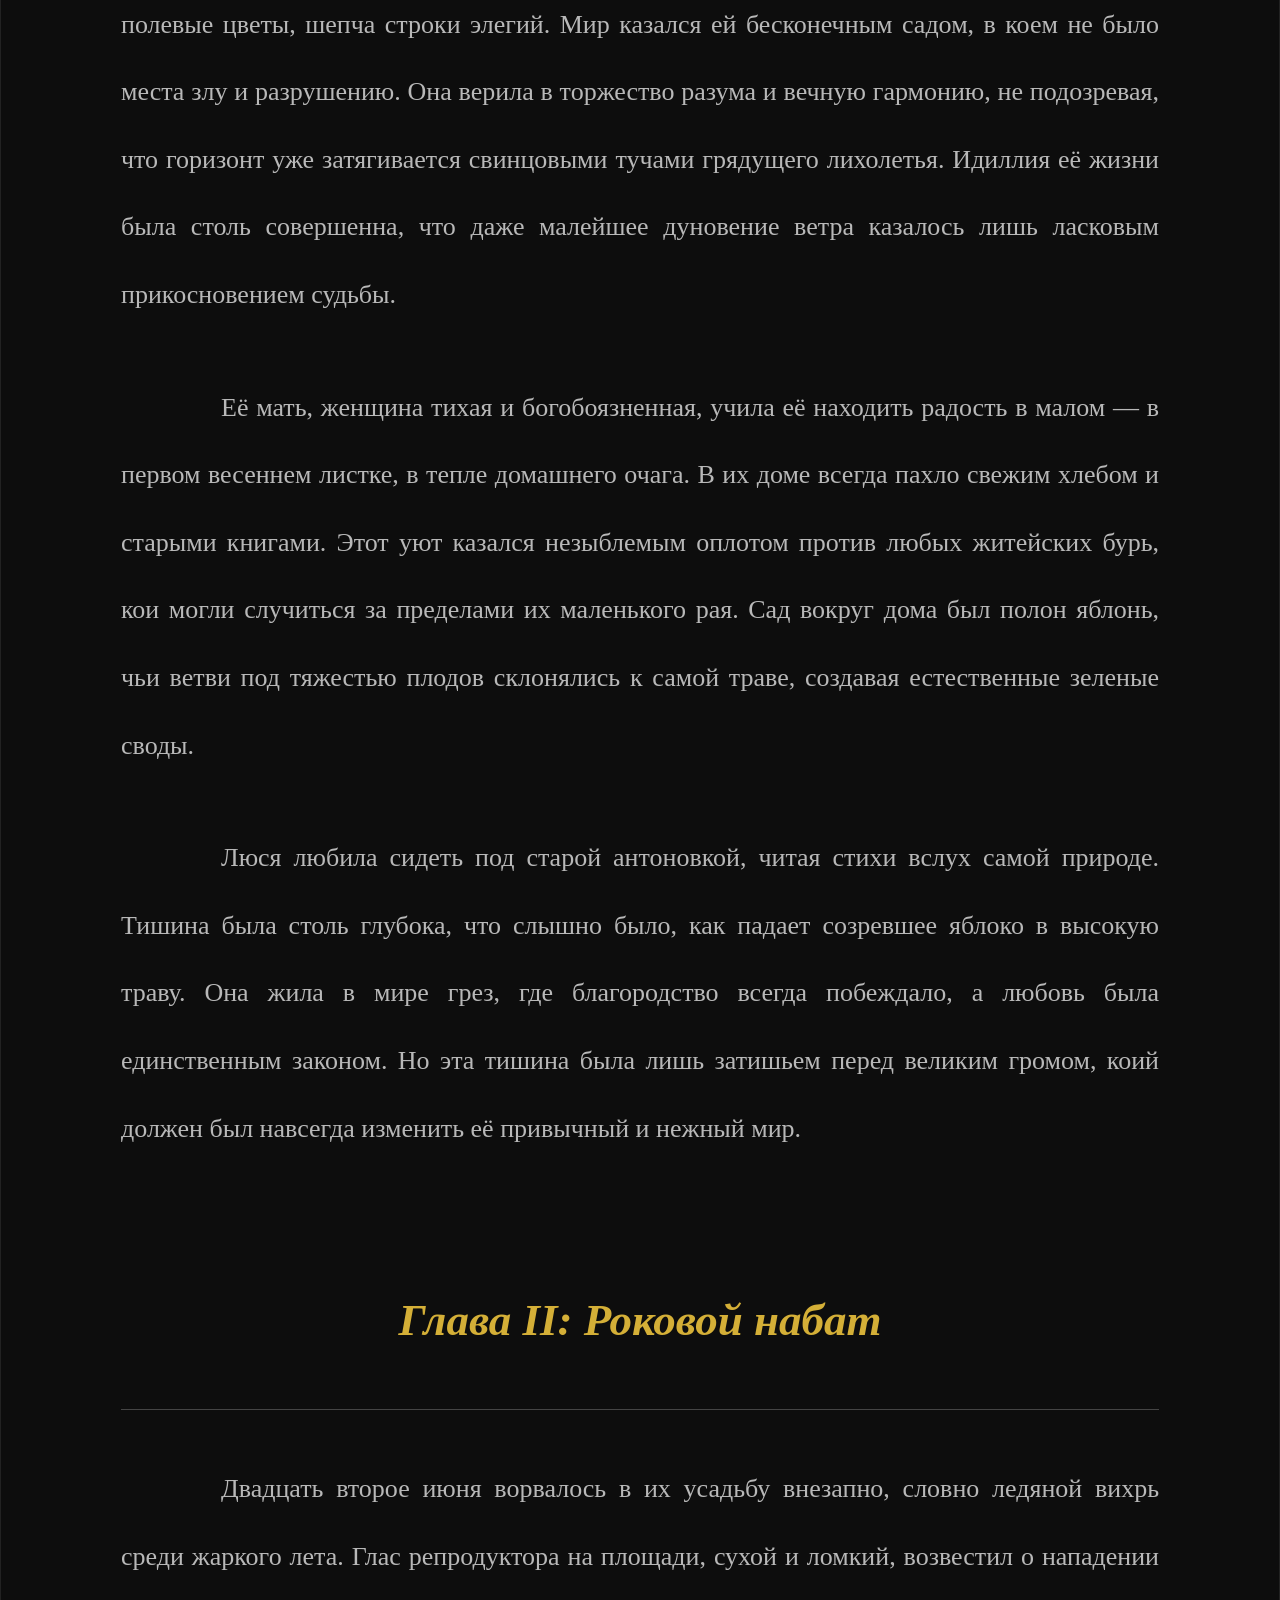
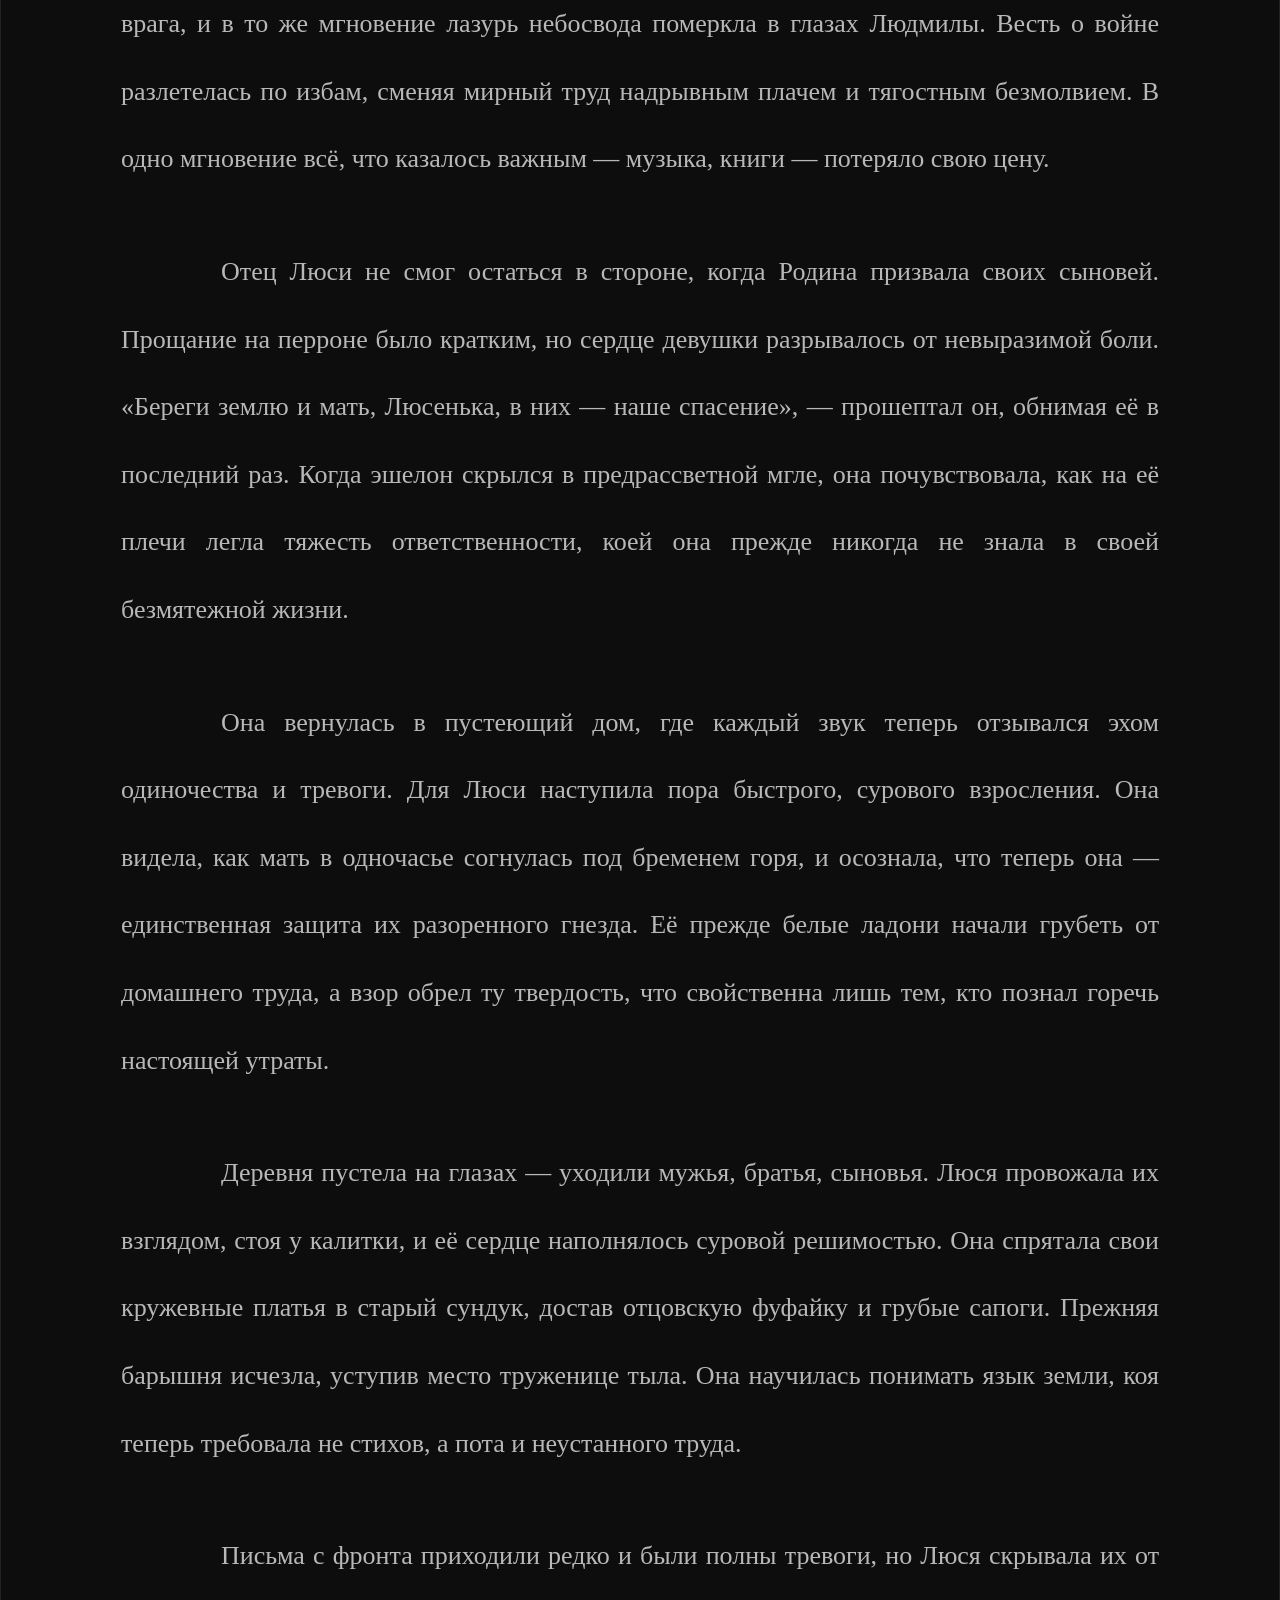
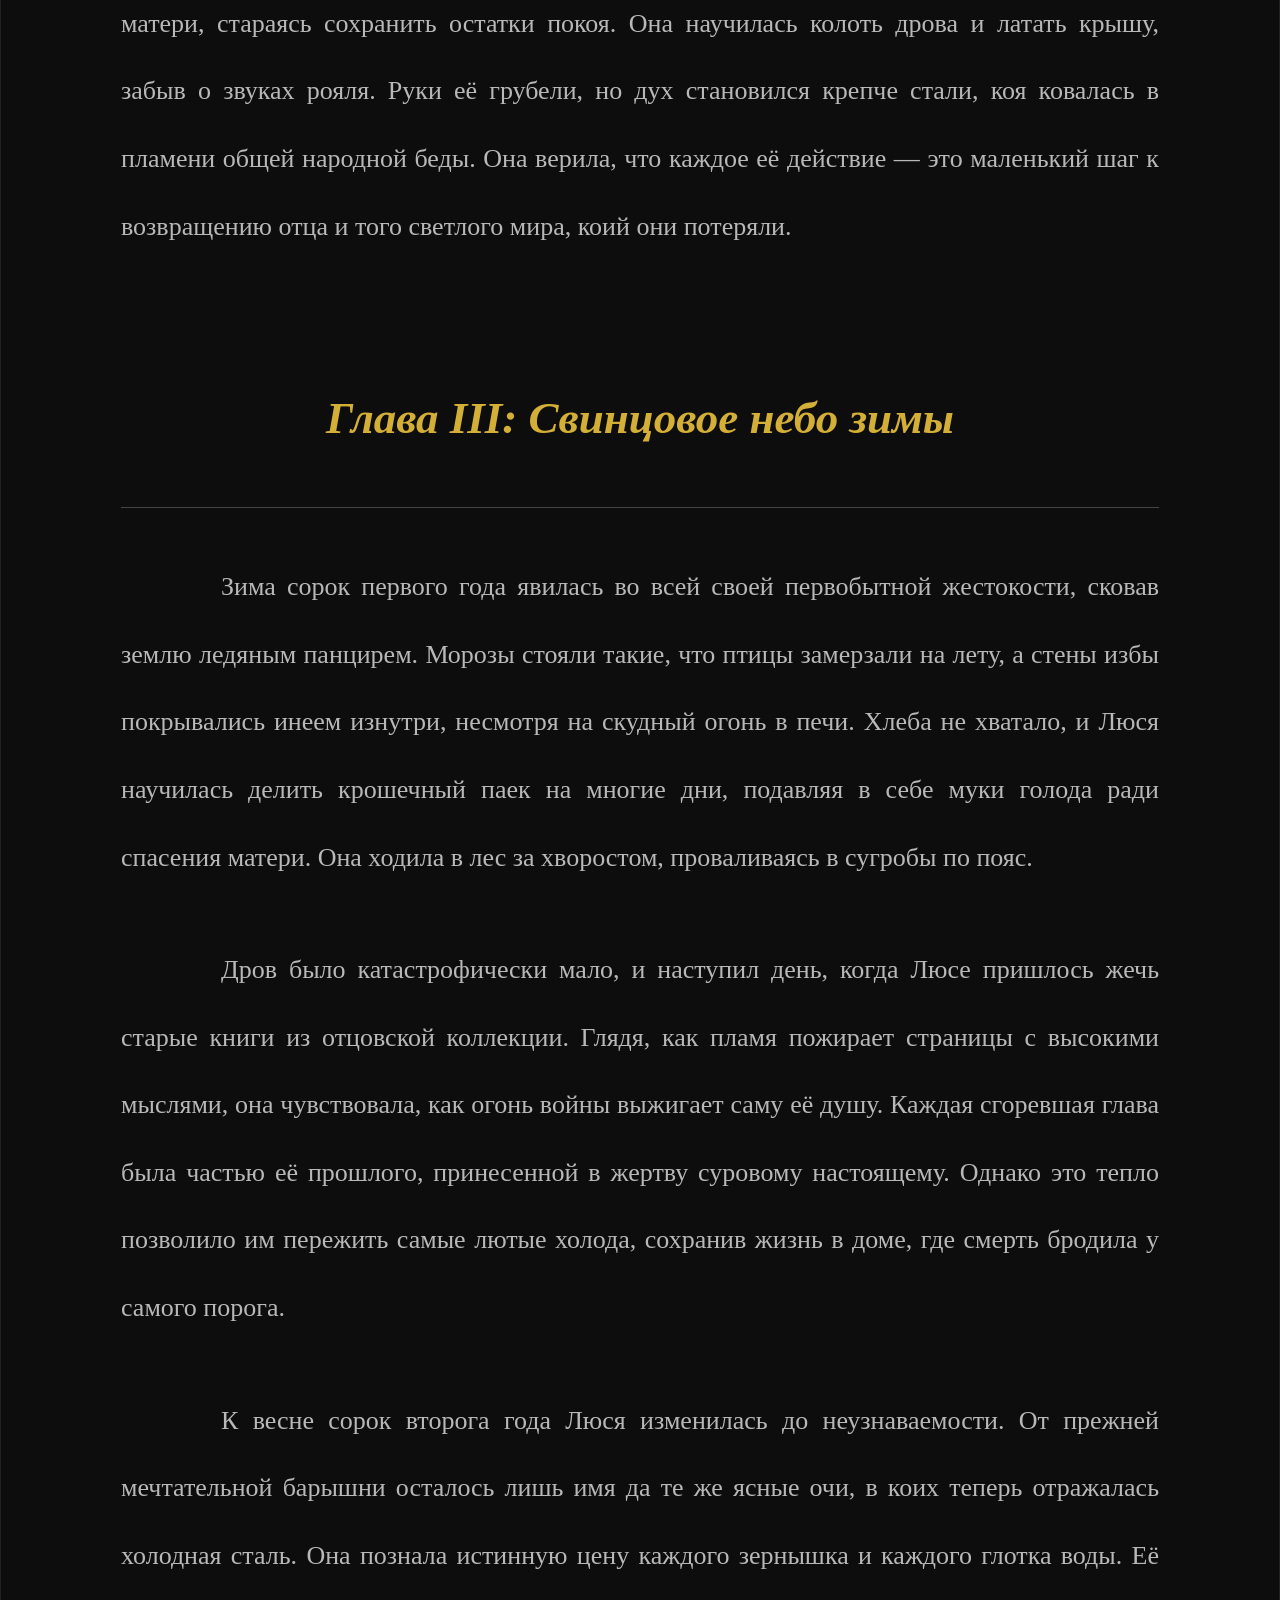
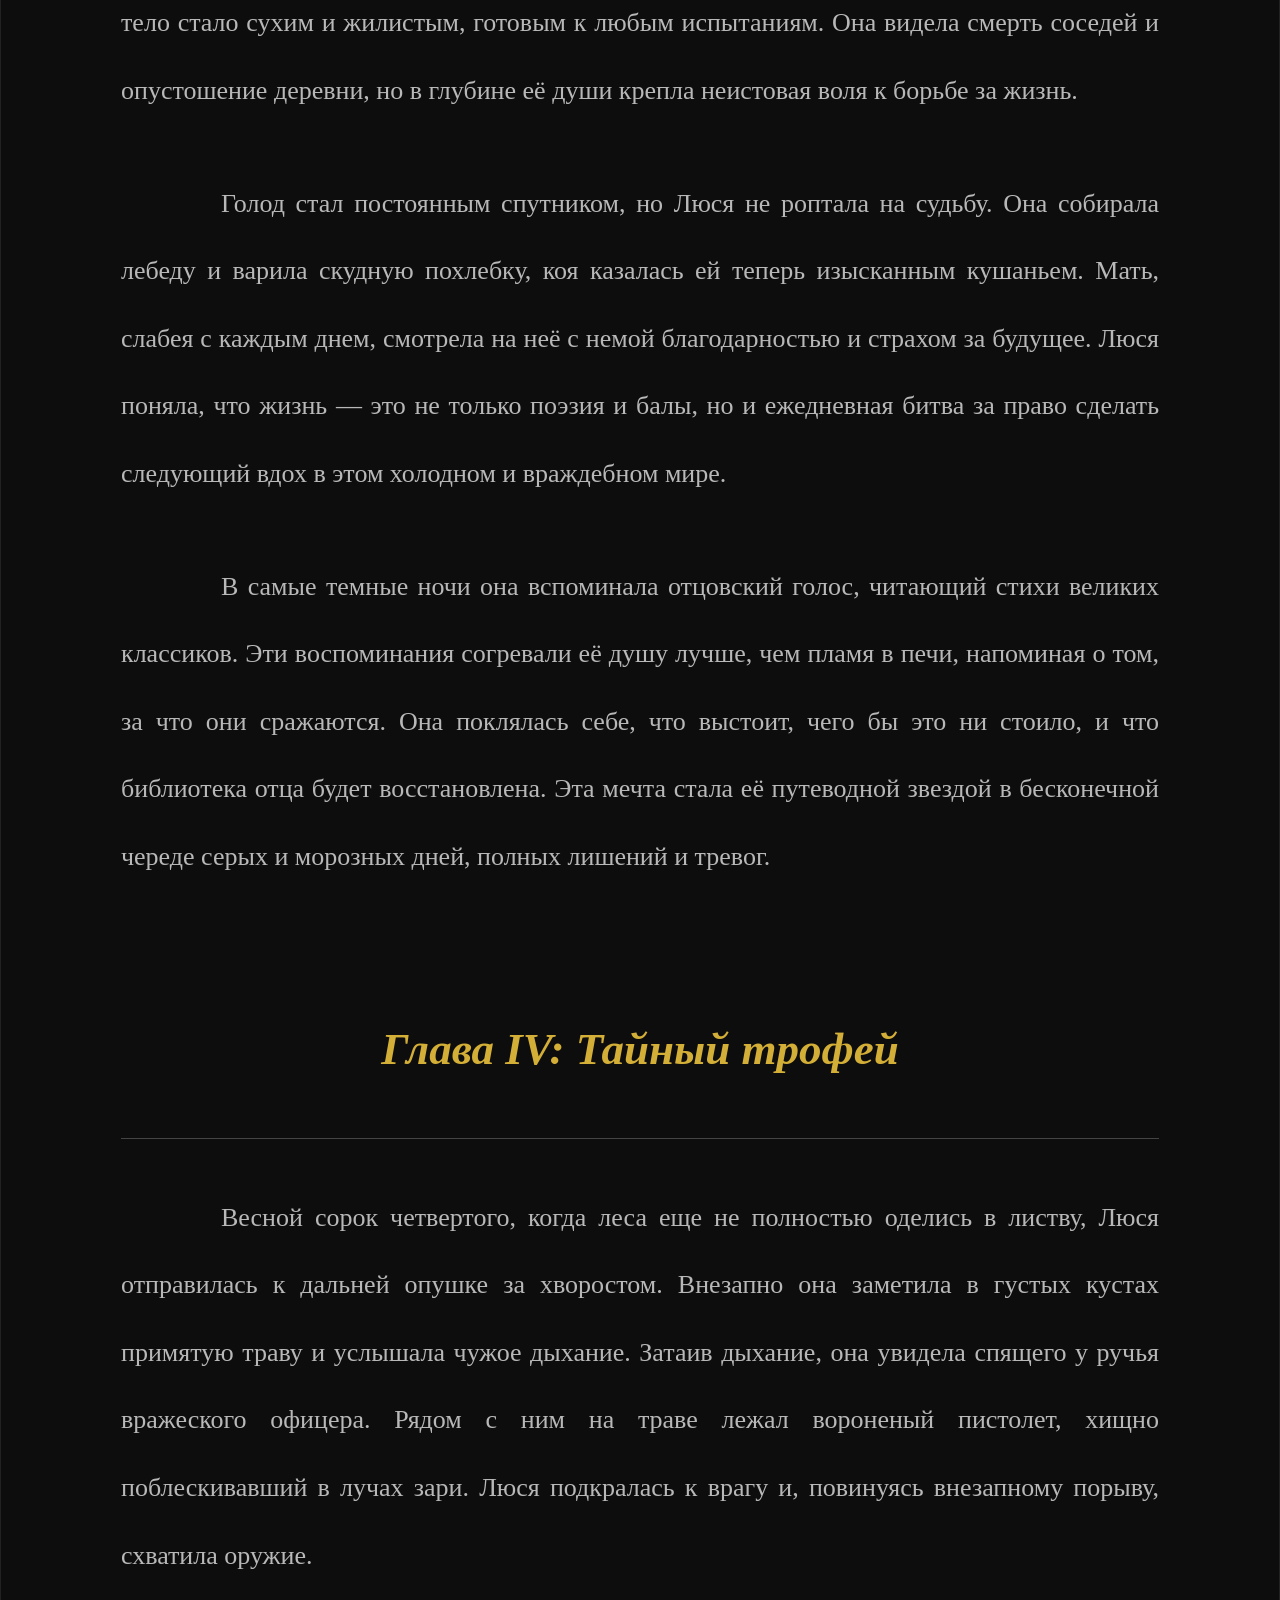
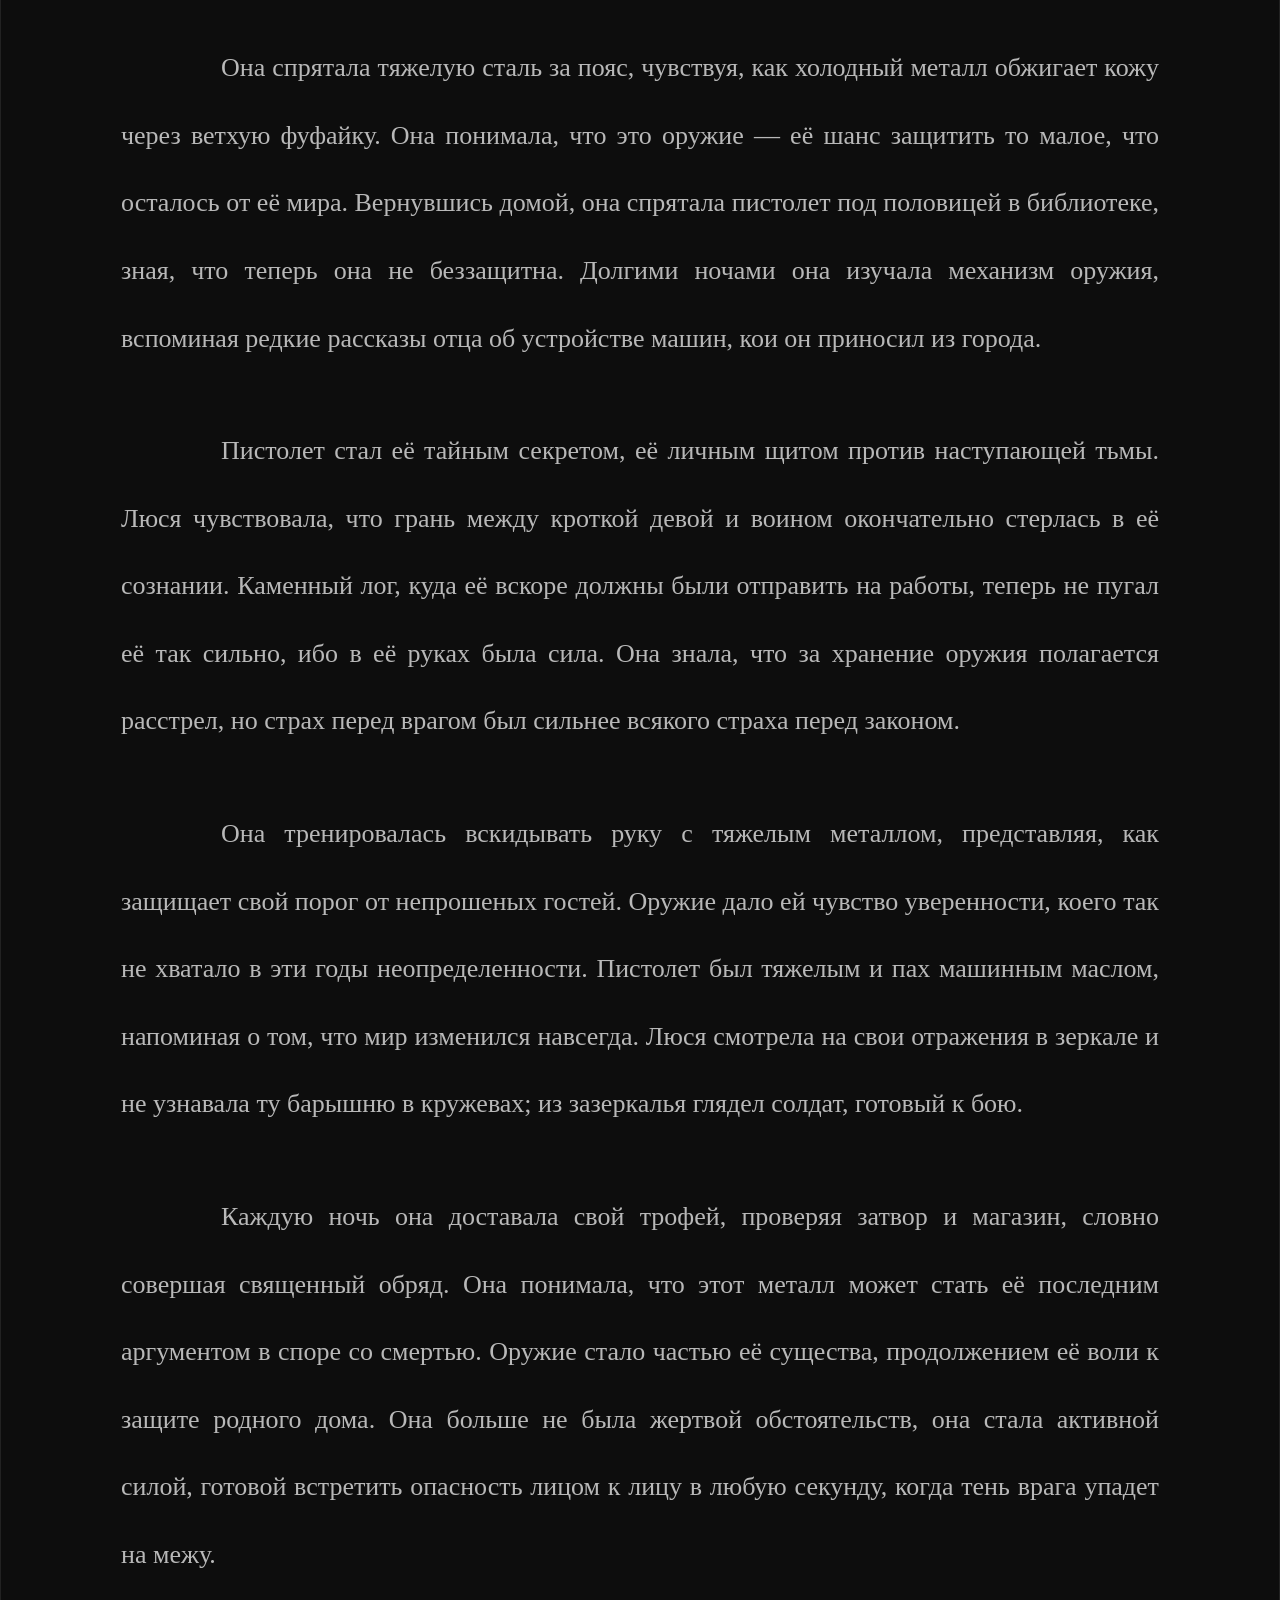
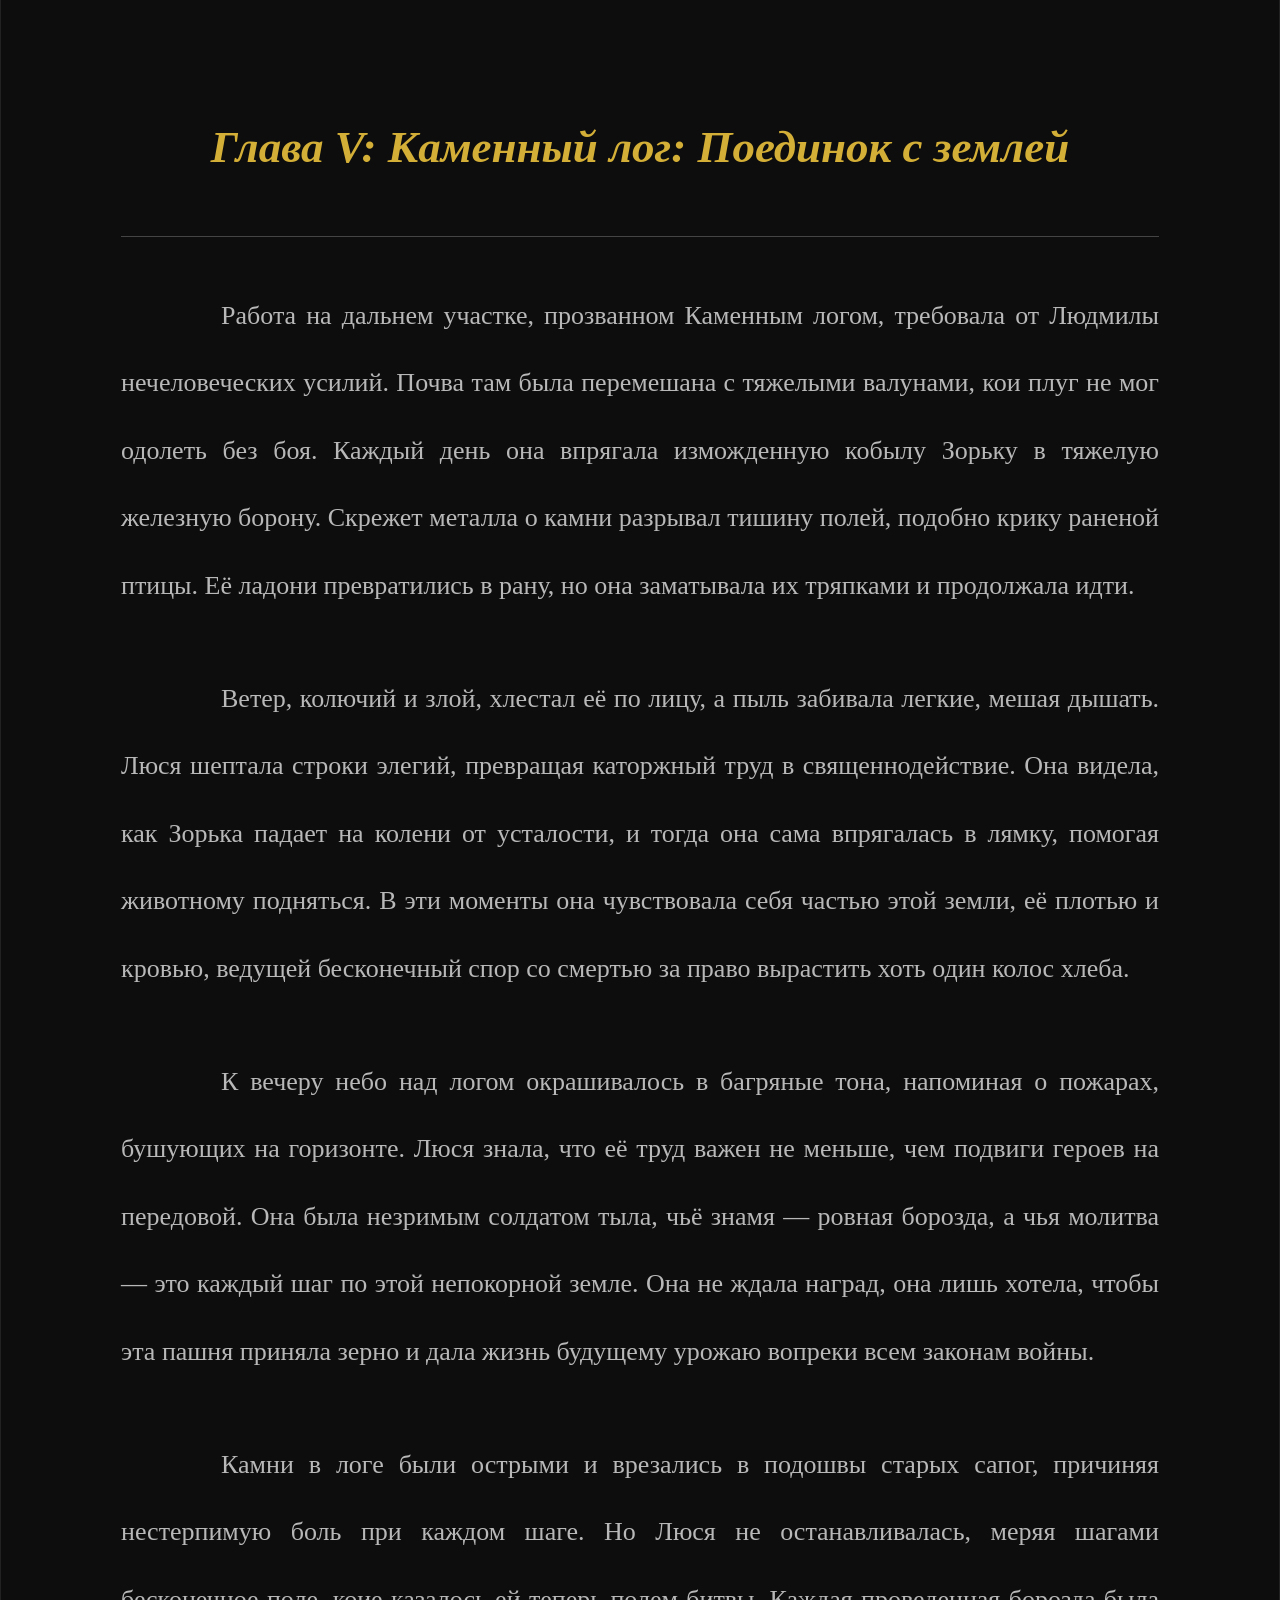
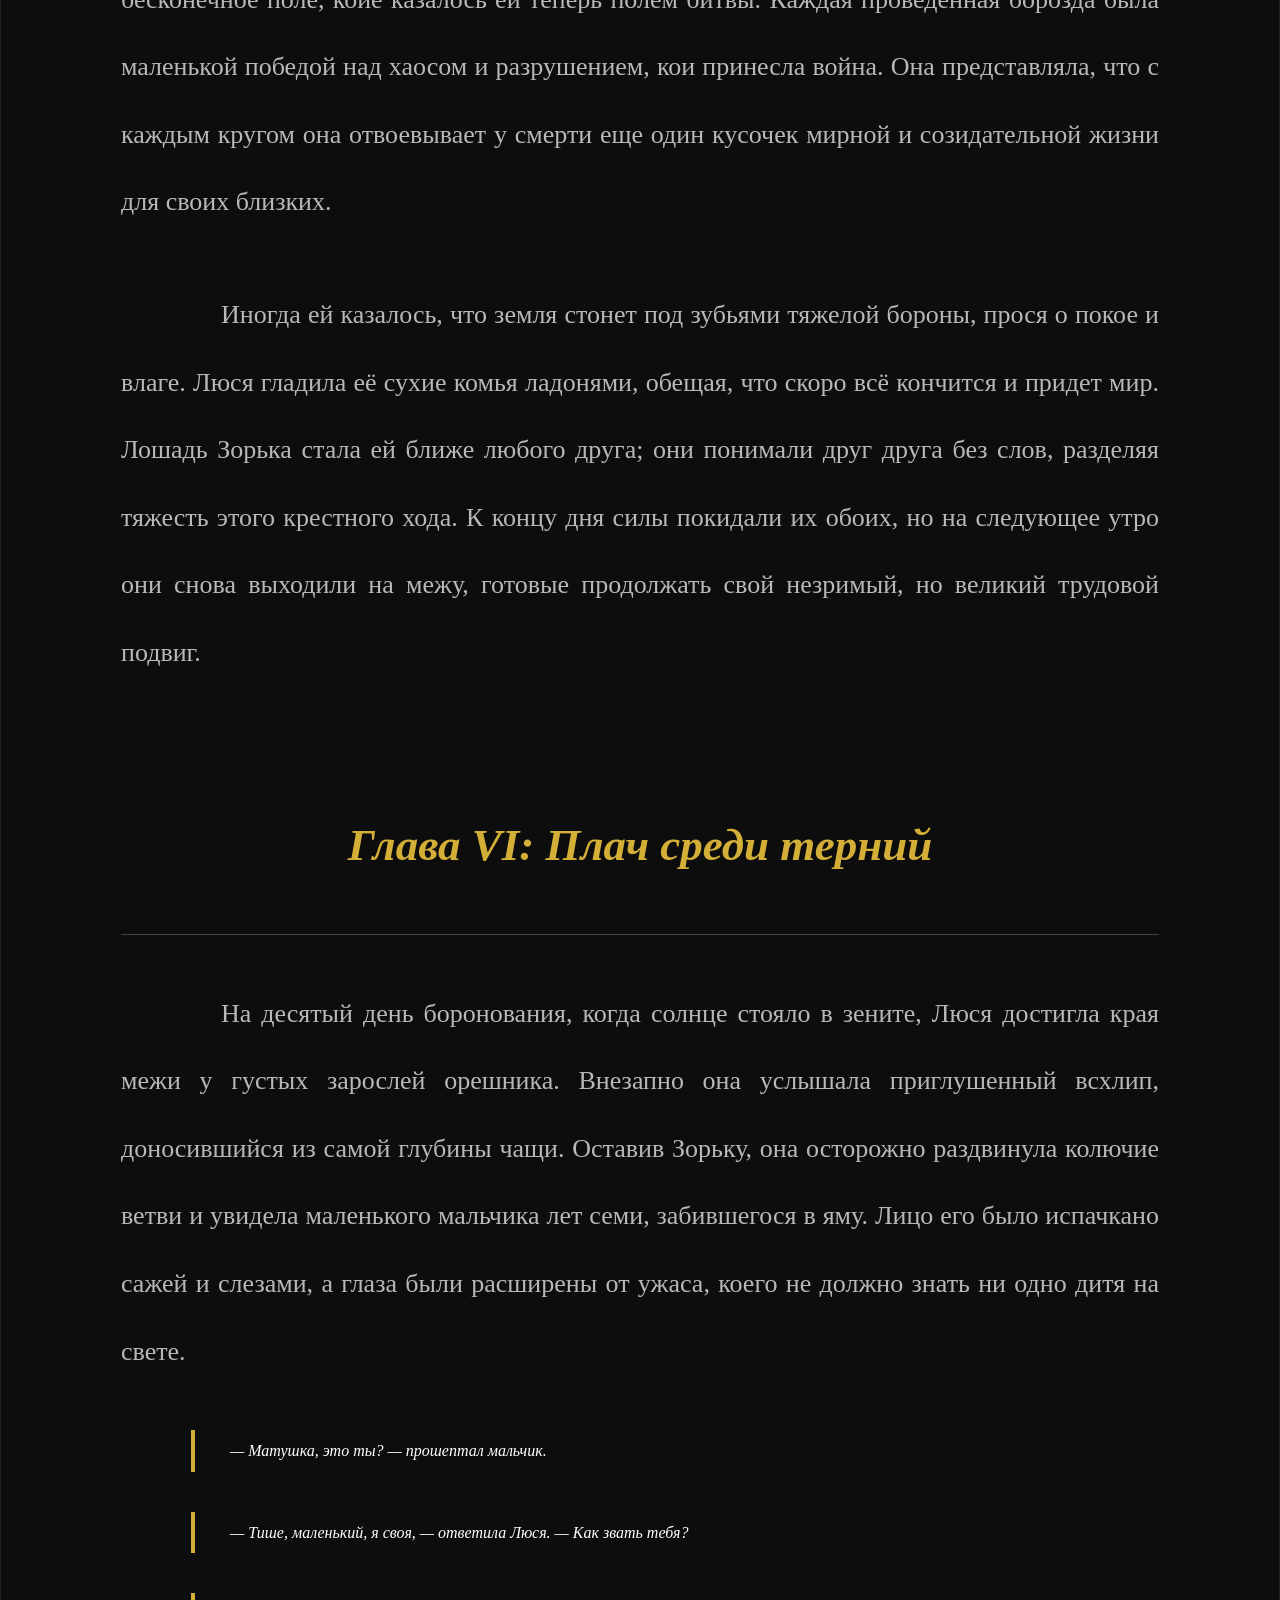
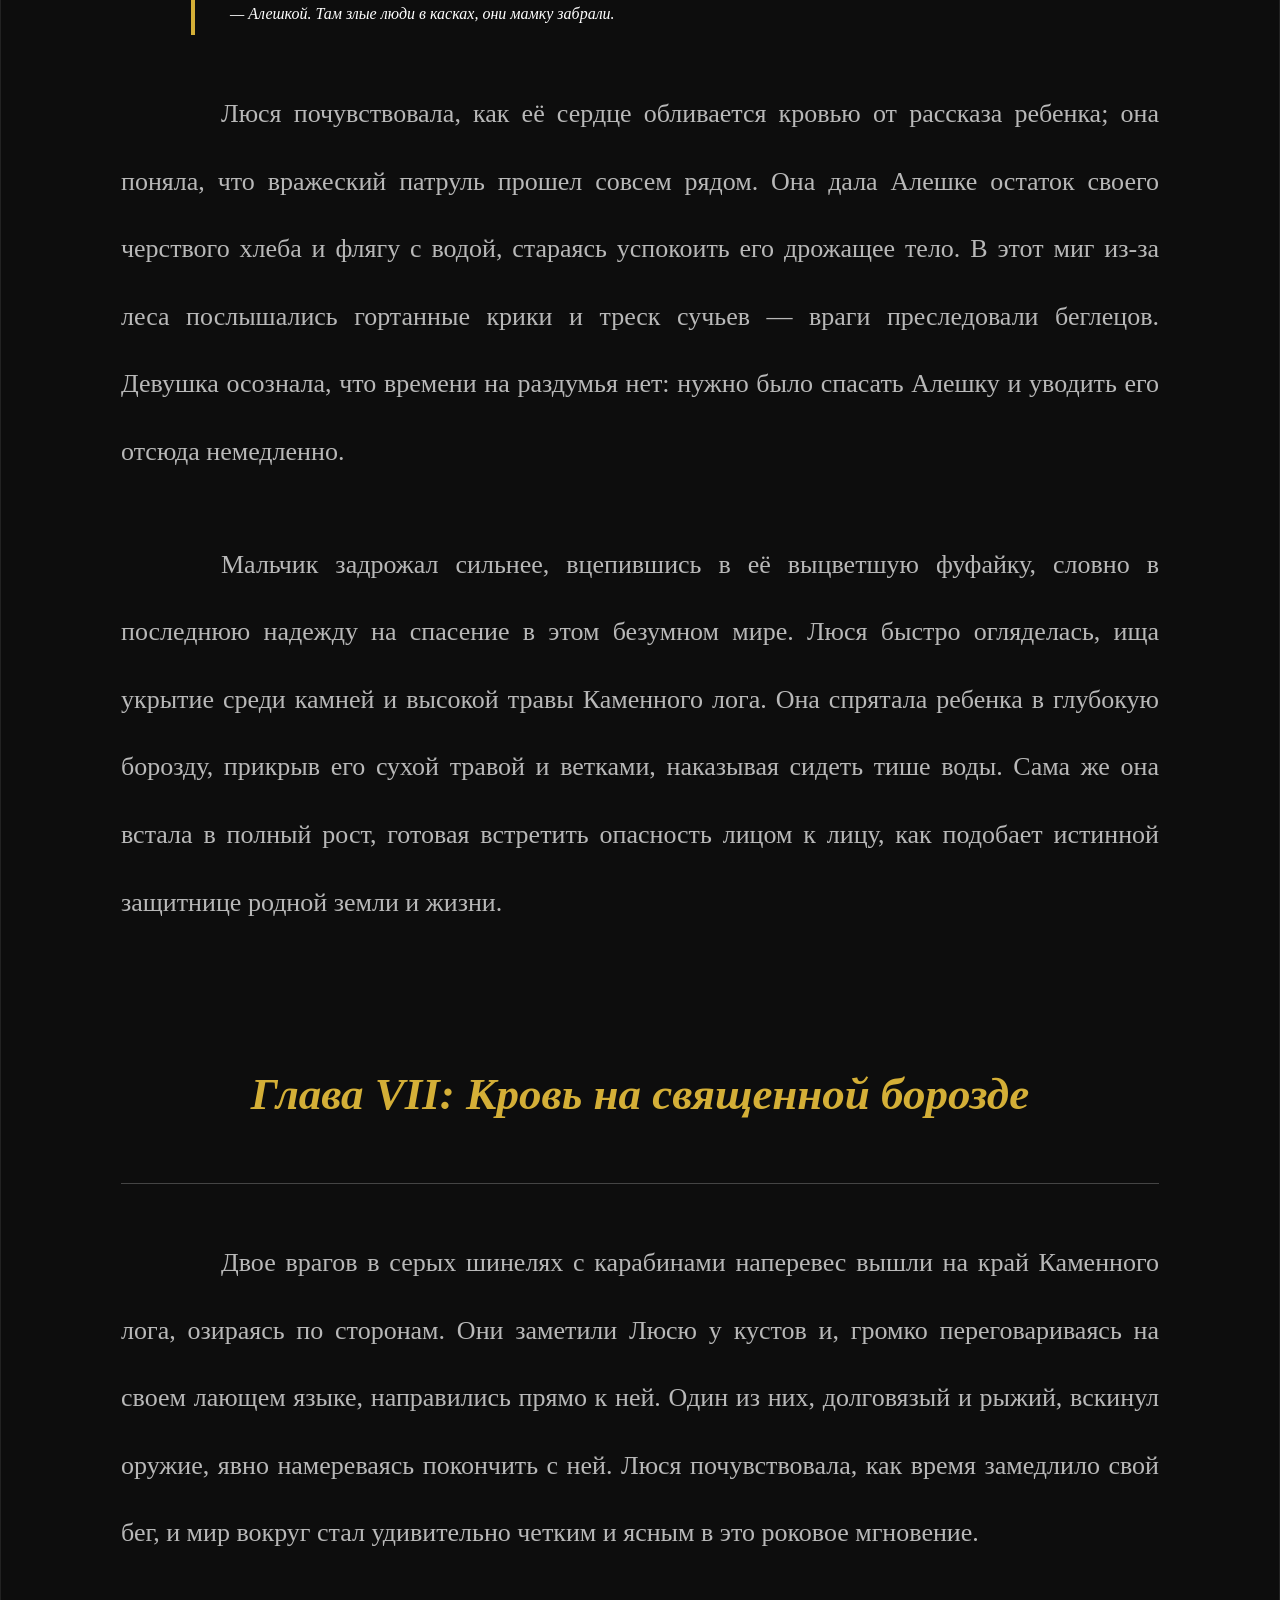
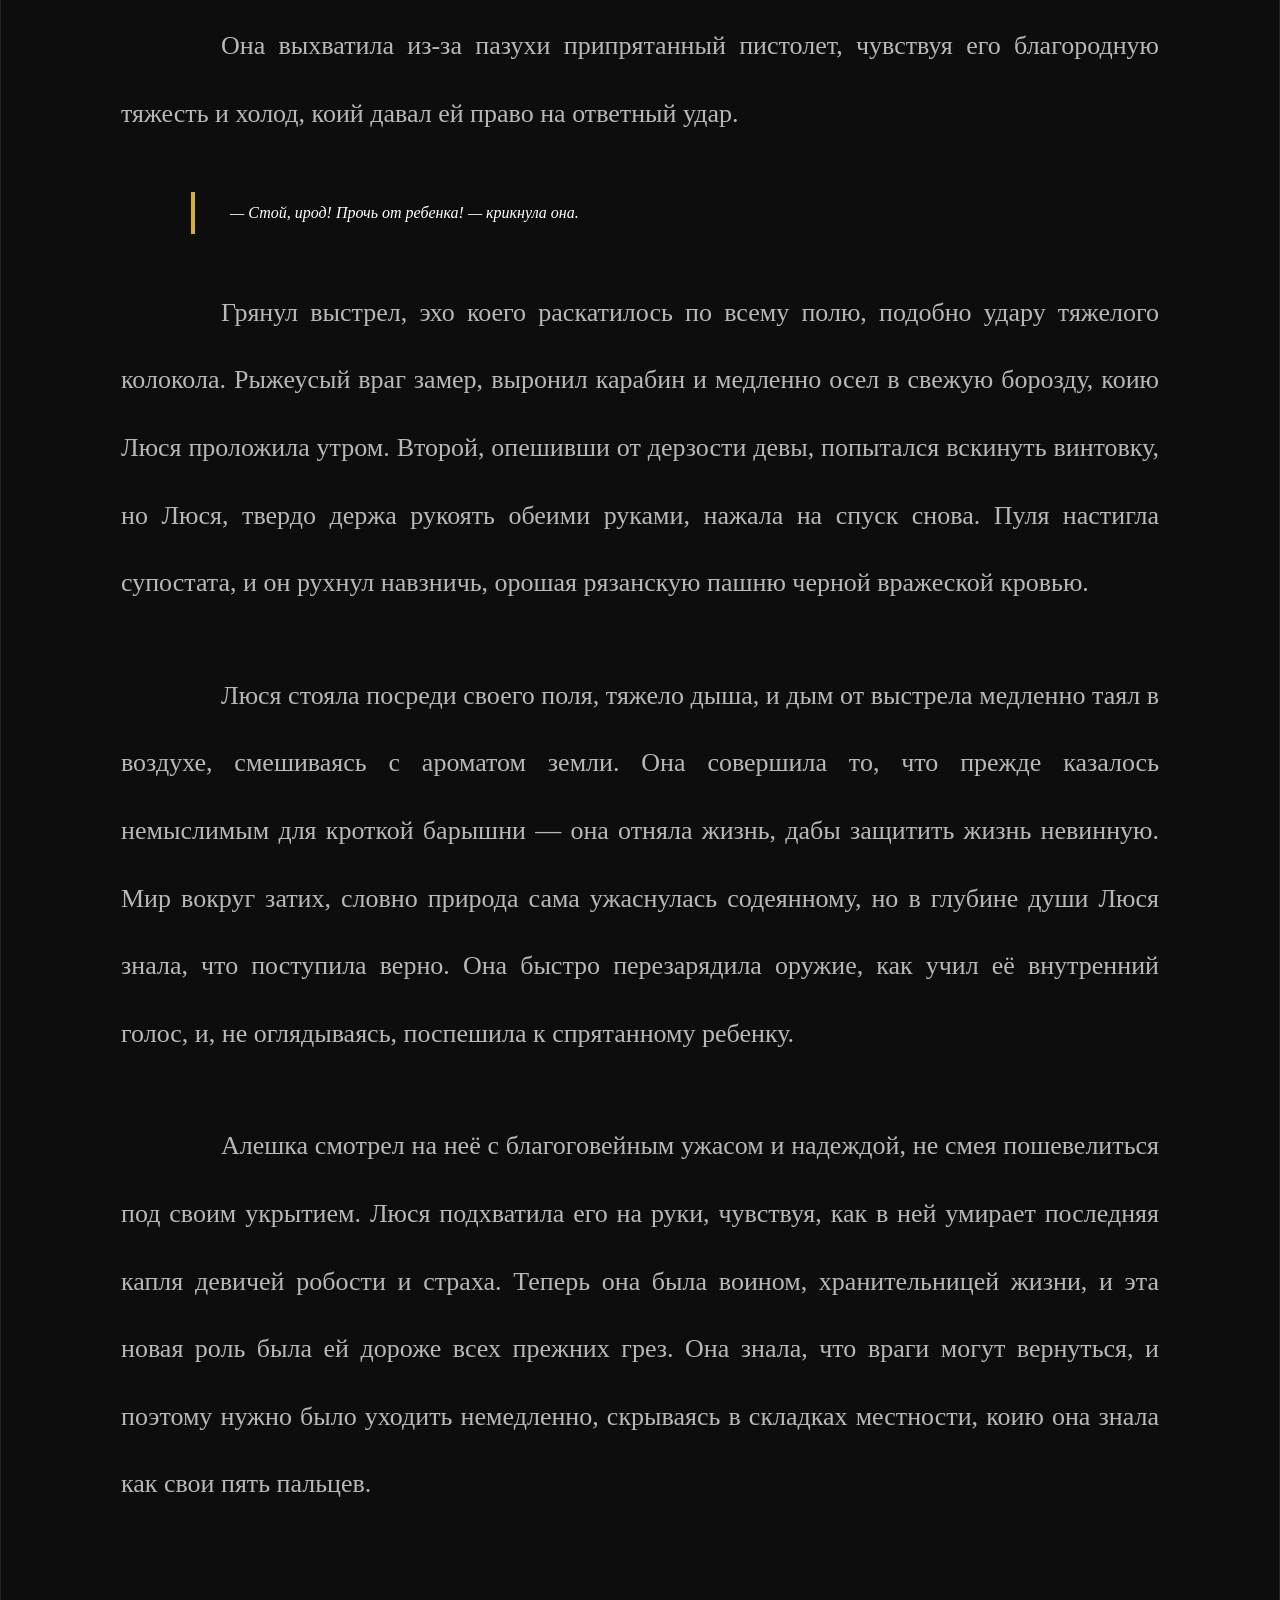
<file: lyudmila.html>
<!DOCTYPE html>
<html lang="ru">
<head>
    <meta charset="UTF-8">
    <title>ЛЮДМИЛА - БУМАЖНАЯ КНИГА</title>
    <link rel="stylesheet" href="common.css">
    <script src="global.js" defer></script>
</head>
<body>
    <div class="back-nav"><button class="back-btn" onclick="location.href='index.html'">← НАЗАД</button></div>
    <div class="manuscript">
        <h1>ЛЮДМИЛА</h1>

        <h2>Глава I: Сень отеческих дубрав</h2>
        <p><span class="dropcap">В</span> тенистых пределах рязанской земли, где Ока извивается подобно лазурному шлейфу средь изумрудных лугов, протекали юные годы Людмилы. Её детство, напоенное ароматом вековых лип и свежезаваренного чая, походило на прекрасный сон, из коего не хотелось пробуждаться. Дочь сельского книжника, она росла в окружении фолиантов в сафьяновых переплетах, впитывая мудрость веков вместе с прохладой отцовской библиотеки.</p>
        <p>Отец её, человек высоких помыслов и глубокого просвещения, видел в дочери живое воплощение своих мечтаний об истинной красоте и чести. Люся часами музицировала на старом рояле «Беккер», чьи звуки улетали в открытое окно, смешиваясь с жужжанием пчел в саду. Она грезила о балах, о Петербургских туманах и высоких чувствах, кои вычитала в романах Тургенева и Пушкина. Никто в деревне не мог помыслить, что эта хрупкая дева вскоре станет опорой целого края.</p>
        <p>Каждое её утро начиналось с прогулки по росистому лугу, где она собирала полевые цветы, шепча строки элегий. Мир казался ей бесконечным садом, в коем не было места злу и разрушению. Она верила в торжество разума и вечную гармонию, не подозревая, что горизонт уже затягивается свинцовыми тучами грядущего лихолетья. Идиллия её жизни была столь совершенна, что даже малейшее дуновение ветра казалось лишь ласковым прикосновением судьбы.</p>
        <p>Её мать, женщина тихая и богобоязненная, учила её находить радость в малом — в первом весеннем листке, в тепле домашнего очага. В их доме всегда пахло свежим хлебом и старыми книгами. Этот уют казался незыблемым оплотом против любых житейских бурь, кои могли случиться за пределами их маленького рая. Сад вокруг дома был полон яблонь, чьи ветви под тяжестью плодов склонялись к самой траве, создавая естественные зеленые своды.</p>
        <p>Люся любила сидеть под старой антоновкой, читая стихи вслух самой природе. Тишина была столь глубока, что слышно было, как падает созревшее яблоко в высокую траву. Она жила в мире грез, где благородство всегда побеждало, а любовь была единственным законом. Но эта тишина была лишь затишьем перед великим громом, коий должен был навсегда изменить её привычный и нежный мир.</p>

        <h2>Глава II: Роковой набат</h2>
        <p>Двадцать второе июня ворвалось в их усадьбу внезапно, словно ледяной вихрь среди жаркого лета. Глас репродуктора на площади, сухой и ломкий, возвестил о нападении врага, и в то же мгновение лазурь небосвода померкла в глазах Людмилы. Весть о войне разлетелась по избам, сменяя мирный труд надрывным плачем и тягостным безмолвием. В одно мгновение всё, что казалось важным — музыка, книги — потеряло свою цену.</p>
        <p>Отец Люси не смог остаться в стороне, когда Родина призвала своих сыновей. Прощание на перроне было кратким, но сердце девушки разрывалось от невыразимой боли. «Береги землю и мать, Люсенька, в них — наше спасение», — прошептал он, обнимая её в последний раз. Когда эшелон скрылся в предрассветной мгле, она почувствовала, как на её плечи легла тяжесть ответственности, коей она прежде никогда не знала в своей безмятежной жизни.</p>
        <p>Она вернулась в пустеющий дом, где каждый звук теперь отзывался эхом одиночества и тревоги. Для Люси наступила пора быстрого, сурового взросления. Она видела, как мать в одночасье согнулась под бременем горя, и осознала, что теперь она — единственная защита их разоренного гнезда. Её прежде белые ладони начали грубеть от домашнего труда, а взор обрел ту твердость, что свойственна лишь тем, кто познал горечь настоящей утраты.</p>
        <p>Деревня пустела на глазах — уходили мужья, братья, сыновья. Люся провожала их взглядом, стоя у калитки, и её сердце наполнялось суровой решимостью. Она спрятала свои кружевные платья в старый сундук, достав отцовскую фуфайку и грубые сапоги. Прежняя барышня исчезла, уступив место труженице тыла. Она научилась понимать язык земли, коя теперь требовала не стихов, а пота и неустанного труда.</p>
        <p>Письма с фронта приходили редко и были полны тревоги, но Люся скрывала их от матери, стараясь сохранить остатки покоя. Она научилась колоть дрова и латать крышу, забыв о звуках рояля. Руки её грубели, но дух становился крепче стали, коя ковалась в пламени общей народной беды. Она верила, что каждое её действие — это маленький шаг к возвращению отца и того светлого мира, коий они потеряли.</p>

        <h2>Глава III: Свинцовое небо зимы</h2>
        <p>Зима сорок первого года явилась во всей своей первобытной жестокости, сковав землю ледяным панцирем. Морозы стояли такие, что птицы замерзали на лету, а стены избы покрывались инеем изнутри, несмотря на скудный огонь в печи. Хлеба не хватало, и Люся научилась делить крошечный паек на многие дни, подавляя в себе муки голода ради спасения матери. Она ходила в лес за хворостом, проваливаясь в сугробы по пояс.</p>
        <p>Дров было катастрофически мало, и наступил день, когда Люсе пришлось жечь старые книги из отцовской коллекции. Глядя, как пламя пожирает страницы с высокими мыслями, она чувствовала, как огонь войны выжигает саму её душу. Каждая сгоревшая глава была частью её прошлого, принесенной в жертву суровому настоящему. Однако это тепло позволило им пережить самые лютые холода, сохранив жизнь в доме, где смерть бродила у самого порога.</p>
        <p>К весне сорок второга года Люся изменилась до неузнаваемости. От прежней мечтательной барышни осталось лишь имя да те же ясные очи, в коих теперь отражалась холодная сталь. Она познала истинную цену каждого зернышка и каждого глотка воды. Её тело стало сухим и жилистым, готовым к любым испытаниям. Она видела смерть соседей и опустошение деревни, но в глубине её души крепла неистовая воля к борьбе за жизнь.</p>
        <p>Голод стал постоянным спутником, но Люся не роптала на судьбу. Она собирала лебеду и варила скудную похлебку, коя казалась ей теперь изысканным кушаньем. Мать, слабея с каждым днем, смотрела на неё с немой благодарностью и страхом за будущее. Люся поняла, что жизнь — это не только поэзия и балы, но и ежедневная битва за право сделать следующий вдох в этом холодном и враждебном мире.</p>
        <p>В самые темные ночи она вспоминала отцовский голос, читающий стихи великих классиков. Эти воспоминания согревали её душу лучше, чем пламя в печи, напоминая о том, за что они сражаются. Она поклялась себе, что выстоит, чего бы это ни стоило, и что библиотека отца будет восстановлена. Эта мечта стала её путеводной звездой в бесконечной череде серых и морозных дней, полных лишений и тревог.</p>

        <h2>Глава IV: Тайный трофей</h2>
        <p>Весной сорок четвертого, когда леса еще не полностью оделись в листву, Люся отправилась к дальней опушке за хворостом. Внезапно она заметила в густых кустах примятую траву и услышала чужое дыхание. Затаив дыхание, она увидела спящего у ручья вражеского офицера. Рядом с ним на траве лежал вороненый пистолет, хищно поблескивавший в лучах зари. Люся подкралась к врагу и, повинуясь внезапному порыву, схватила оружие.</p>
        <p>Она спрятала тяжелую сталь за пояс, чувствуя, как холодный металл обжигает кожу через ветхую фуфайку. Она понимала, что это оружие — её шанс защитить то малое, что осталось от её мира. Вернувшись домой, она спрятала пистолет под половицей в библиотеке, зная, что теперь она не беззащитна. Долгими ночами она изучала механизм оружия, вспоминая редкие рассказы отца об устройстве машин, кои он приносил из города.</p>
        <p>Пистолет стал её тайным секретом, её личным щитом против наступающей тьмы. Люся чувствовала, что грань между кроткой девой и воином окончательно стерлась в её сознании. Каменный лог, куда её вскоре должны были отправить на работы, теперь не пугал её так сильно, ибо в её руках была сила. Она знала, что за хранение оружия полагается расстрел, но страх перед врагом был сильнее всякого страха перед законом.</p>
        <p>Она тренировалась вскидывать руку с тяжелым металлом, представляя, как защищает свой порог от непрошеных гостей. Оружие дало ей чувство уверенности, коего так не хватало в эти годы неопределенности. Пистолет был тяжелым и пах машинным маслом, напоминая о том, что мир изменился навсегда. Люся смотрела на свои отражения в зеркале и не узнавала ту барышню в кружевах; из зазеркалья глядел солдат, готовый к бою.</p>
        <p>Каждую ночь она доставала свой трофей, проверяя затвор и магазин, словно совершая священный обряд. Она понимала, что этот металл может стать её последним аргументом в споре со смертью. Оружие стало частью её существа, продолжением её воли к защите родного дома. Она больше не была жертвой обстоятельств, она стала активной силой, готовой встретить опасность лицом к лицу в любую секунду, когда тень врага упадет на межу.</p>

        <h2>Глава V: Каменный лог: Поединок с землей</h2>
        <p>Работа на дальнем участке, прозванном Каменным логом, требовала от Людмилы нечеловеческих усилий. Почва там была перемешана с тяжелыми валунами, кои плуг не мог одолеть без боя. Каждый день она впрягала изможденную кобылу Зорьку в тяжелую железную борону. Скрежет металла о камни разрывал тишину полей, подобно крику раненой птицы. Её ладони превратились в рану, но она заматывала их тряпками и продолжала идти.</p>
        <p>Ветер, колючий и злой, хлестал её по лицу, а пыль забивала легкие, мешая дышать. Люся шептала строки элегий, превращая каторжный труд в священнодействие. Она видела, как Зорька падает на колени от усталости, и тогда она сама впрягалась в лямку, помогая животному подняться. В эти моменты она чувствовала себя частью этой земли, её плотью и кровью, ведущей бесконечный спор со смертью за право вырастить хоть один колос хлеба.</p>
        <p>К вечеру небо над логом окрашивалось в багряные тона, напоминая о пожарах, бушующих на горизонте. Люся знала, что её труд важен не меньше, чем подвиги героев на передовой. Она была незримым солдатом тыла, чьё знамя — ровная борозда, а чья молитва — это каждый шаг по этой непокорной земле. Она не ждала наград, она лишь хотела, чтобы эта пашня приняла зерно и дала жизнь будущему урожаю вопреки всем законам войны.</p>
        <p>Камни в логе были острыми и врезались в подошвы старых сапог, причиняя нестерпимую боль при каждом шаге. Но Люся не останавливалась, меряя шагами бесконечное поле, коие казалось ей теперь полем битвы. Каждая проведенная борозда была маленькой победой над хаосом и разрушением, кои принесла война. Она представляла, что с каждым кругом она отвоевывает у смерти еще один кусочек мирной и созидательной жизни для своих близких.</p>
        <p>Иногда ей казалось, что земля стонет под зубьями тяжелой бороны, прося о покое и влаге. Люся гладила её сухие комья ладонями, обещая, что скоро всё кончится и придет мир. Лошадь Зорька стала ей ближе любого друга; они понимали друг друга без слов, разделяя тяжесть этого крестного хода. К концу дня силы покидали их обоих, но на следующее утро они снова выходили на межу, готовые продолжать свой незримый, но великий трудовой подвиг.</p>

        <h2>Глава VI: Плач среди терний</h2>
        <p>На десятый день боронования, когда солнце стояло в зените, Люся достигла края межи у густых зарослей орешника. Внезапно она услышала приглушенный всхлип, доносившийся из самой глубины чащи. Оставив Зорьку, она осторожно раздвинула колючие ветви и увидела маленького мальчика лет семи, забившегося в яму. Лицо его было испачкано сажей и слезами, а глаза были расширены от ужаса, коего не должно знать ни одно дитя на свете.</p>
        <div class="dialogue">— Матушка, это ты? — прошептал мальчик.</div>
        <div class="dialogue">— Тише, маленький, я своя, — ответила Люся. — Как звать тебя?</div>
        <div class="dialogue">— Алешкой. Там злые люди в касках, они мамку забрали.</div>
        <p>Люся почувствовала, как её сердце обливается кровью от рассказа ребенка; она поняла, что вражеский патруль прошел совсем рядом. Она дала Алешке остаток своего черствого хлеба и флягу с водой, стараясь успокоить его дрожащее тело. В этот миг из-за леса послышались гортанные крики и треск сучьев — враги преследовали беглецов. Девушка осознала, что времени на раздумья нет: нужно было спасать Алешку и уводить его отсюда немедленно.</p>
        <p>Мальчик задрожал сильнее, вцепившись в её выцветшую фуфайку, словно в последнюю надежду на спасение в этом безумном мире. Люся быстро огляделась, ища укрытие среди камней и высокой травы Каменного лога. Она спрятала ребенка в глубокую борозду, прикрыв его сухой травой и ветками, наказывая сидеть тише воды. Сама же она встала в полный рост, готовая встретить опасность лицом к лицу, как подобает истинной защитнице родной земли и жизни.</p>

        <h2>Глава VII: Кровь на священной борозде</h2>
        <p>Двое врагов в серых шинелях с карабинами наперевес вышли на край Каменного лога, озираясь по сторонам. Они заметили Люсю у кустов и, громко переговариваясь на своем лающем языке, направились прямо к ней. Один из них, долговязый и рыжий, вскинул оружие, явно намереваясь покончить с ней. Люся почувствовала, как время замедлило свой бег, и мир вокруг стал удивительно четким и ясным в это роковое мгновение.</p>
        <p>Она выхватила из-за пазухи припрятанный пистолет, чувствуя его благородную тяжесть и холод, коий давал ей право на ответный удар.</p>
        <div class="dialogue">— Стой, ирод! Прочь от ребенка! — крикнула она.</div>
        <p>Грянул выстрел, эхо коего раскатилось по всему полю, подобно удару тяжелого колокола. Рыжеусый враг замер, выронил карабин и медленно осел в свежую борозду, коию Люся проложила утром. Второй, опешивши от дерзости девы, попытался вскинуть винтовку, но Люся, твердо держа рукоять обеими руками, нажала на спуск снова. Пуля настигла супостата, и он рухнул навзничь, орошая рязанскую пашню черной вражеской кровью.</p>
        <p>Люся стояла посреди своего поля, тяжело дыша, и дым от выстрела медленно таял в воздухе, смешиваясь с ароматом земли. Она совершила то, что прежде казалось немыслимым для кроткой барышни — она отняла жизнь, дабы защитить жизнь невинную. Мир вокруг затих, словно природа сама ужаснулась содеянному, но в глубине души Люся знала, что поступила верно. Она быстро перезарядила оружие, как учил её внутренний голос, и, не оглядываясь, поспешила к спрятанному ребенку.</p>
        <p>Алешка смотрел на неё с благоговейным ужасом и надеждой, не смея пошевелиться под своим укрытием. Люся подхватила его на руки, чувствуя, как в ней умирает последняя капля девичей робости и страха. Теперь она была воином, хранительницей жизни, и эта новая роль была ей дороже всех прежних грез. Она знала, что враги могут вернуться, и поэтому нужно было уходить немедленно, скрываясь в складках местности, коию она знала как свои пять пальцев.</p>

        <h2>Глава VIII: Путь к спасению в ночи</h2>
        <p>Путь через овраги и болота казался бесконечным в наступающих сумерках, окутывающих рязанские леса призрачным саваном. Люся несла Алешку на плечах, когда его силы окончательно иссякали, и вела Зорьку под уздцы, стараясь не производить лишнего шума. Ей казалось, что каждый шорох леса — это погоня, но она продолжала идти вперед. Мальчик заснул, прижавшись к ней, и Люся чувствовала тепло его дыхания, коие придавало ей сил продолжать путь.</p>
        <div class="dialogue">— Тетенька Люся, а мы скоро придем к солдатикам? — спросил Алешка, проснувшись.</div>
        <div class="dialogue">— Скоро, Алешенька. Спи, я тебя ни за что не отдам.</div>
        <p>К полуночи они наткнулись на авангард красноармейцев, закрепившихся у старой мельницы на краю лесного массива. Солдаты, завидев изможденную девушку с ребенком, окружили их, не веря своим глазам и её рассказу о столкновении. Люся передала Алешку в руки ротного командира, сурового человека с седыми висками, и отдала свой трофейный пистолет. Командир долго смотрел на её окровавленные руки и спокойное лицо, а затем молча отдал ей честь, признавая в ней воина.</p>
        <p>Её накормили горячей кашей у костра, коя показалась ей самым вкусным лакомством на свете после долгих месяцев голода. Алешку устроили на ночлег в штабном блиндаже, где он, наконец, почувствовал себя в полной безопасности под охраной солдат. Люся сидела у огня, глядя на пламя, и чувствовала, как тяжесть последних дней постепенно покидает её измученное тело. Она рассказала солдатам о состоянии полей и о том, что хлеб будет собран в срок, несмотря ни на что.</p>
        <p>Мужчины смотрели на неё с нескрываемым уважением, видя в ней не просто девчонку, а символ той силы, коя делает народ непобедимым. В эту ночь Люся спала без сновидений на жесткой лавке, зная, что одна маленькая жизнь была спасена. На рассвете она должна была вернуться, ибо её долг в Каменном логе еще не был исполнен до конца. Она знала, что теперь за её спиной стоят сотни таких же воинов, и это знание давало ей силы на новые свершения во имя жизни.</p>

        <h2>Глава IX: Жатва воли и торжества</h2>
        <p>Несмотря на предложение остаться в отряде, Люся на рассвете вернулась к своему полю в Каменном логе. Она знала, что земля не ждет, и её долг землепашца должен быть исполнен вопреки всему. Работа продолжалась с утроенной энергией; теперь каждый взмах бороны казался ей актом возмездия и созидания. Она видела, как почва преображается под её руками, становясь ровной и готовой принять священный дар золотого зерна.</p>
        <p>Весть о её подвиге разлетелась по всей округе, и люди смотрели на неё теперь с благоговением и надеждой. В её душе царил удивительный покой, коего она не знала с самого первого дня этой проклятой войны. Она поняла, что истинная красота — это не изящество манер, а способность встать на защиту правды в роковой час. Её прежде тонкая натура закалилась в горниле испытаний, став крепче самого прочного металла, коий она когда-либо видела.</p>
        <p>Она больше не боялась будущего, ибо знала, что пока в ней живет эта воля, никакая тьма не сможет победить свет. Поле было доделано в срок под пение первых жаворонков, возвещавших о неизбежной победе жизни. Люся стояла на краю межи, глядя, как зерна падают в подготовленную ею почву под лучами весеннего солнца. Она чувствовала незримую связь с миллионами женщин, кои в этот час так же трудились на благо своей великой Родины.</p>
        <p>Её Каменный лог стал её личным алтарем, на коем она принесла в жертву свою юность, дабы спасти будущее грядущих поколений. Она знала, что Алешка теперь в безопасности, что её отец сражается на фронте, и что этот хлеб взойдет. Солнце золотило пашню, обещая богатый урожай, коий накормит солдат и даст силы для окончательного сокрушения врага. Люся впервые за долгие годы позволила себе улыбнуться, глядя на плоды своего каторжного, но почетного труда.</p>
        <p>Она вернулась домой к матери, неся в руках охапку полевых трав, аромат коих напоминал о мирном и счастливом детстве. Запах свежевспаханной земли теперь был для неё дороже всех изысканных ароматов мира, кои она знала прежде. Она была пахарем, она была воином, она была женщиной, коя делом доказала свою верность идеалам чести. Жизнь побеждала на этом маленьком клочке рязанской земли, и Люся была её верным и непоколебимым стражем во веки веков.</p>

        <h2>Глава X: Свиток великой Победы</h2>
        <p>Май сорок пятого огласил мир колокольным звоном великой и долгожданной радости, коя затопила каждое сердце. Весть о падении вражьей столицы пришла в деревню вместе с теплым весенним дождем, омывшим землю от праха. Люся встречала этот день на том самом поле в Каменном логе, где пшеница уже поднялась густой и изумрудной стеной. Она стояла среди колосьев, и слезы радости омывали её лицо, смывая остатки многолетней усталости и боли.</p>
        <p>Это была победа — окончательная и бесповоротная, выстраданная каждым вздохом и каждой раной на её измученных руках. Вскоре пришло письмо от Алешки, коий нашел своих родственников и жил теперь в покое и достатке, не забывая о своей спасительнице. А через неделю на перрон сошел её отец — седой, израненный, но живой и бесконечно родной. Когда он увидел Люсю, он не сразу узнал в этой величественной женщине свою прежнюю хрупкую дочь.</p>
        <div class="dialogue">— Ты выстояла, доченька... Ты спасла наш мир, — прошептал отец.</div>
        <div class="dialogue">— Мы вместе выстояли, папа. Земля дала нам силы.</div>
        <p>Они вернулись в свой старый дом, где снова зазвучал рояль, наполняя комнаты звуками музыки, коя теперь была глубже. Люся прожила долгую и славную жизнь, но самым ценным её сокровищем навсегда осталась память о Каменном логе. Алешка, ставший взрослым статным мужчиной, часто навещал её, называя своей второй матерью и ангелом-хранителем. Спи спокойно, великая труженица, твой подвиг бессмертен в памяти народной, как и сама русская нива.</p>
        <p>Отец восстановил библиотеку, и Люся снова читала стихи под старой антоновкой в их прекрасном и возрожденном саду. Но теперь в каждой строке она видела не только красоту слога, но и суровую правду жизни, кою она познала. Мир был восстановлен, и пшеница на их полях была самой золотой во всей бескрайней и великой Руси. Каменный лог навсегда остался памятником её железной воле и безграничной любви к родной земле, коию она защитила в грозный час.</p>
        <p>Когда солнце садится за горизонт, окрашивая Оку в багряные тона, кажется, что в шелесте колосьев слышится её голос. Она не ушла совсем, она растворилась в этой земле, коию так преданно и героически защищала от врага. И пока стоит эта земля, будет жить и память о Людмиле, деве полевой, ставшей легендой в те суровые сороковые годы. Её путь — это пример для всех нас, напоминание о том, что истинное величие духа рождается в труде и самопожертвовании во имя Отечества.</p>

        <footer>Бумажная книга - 2024</footer>
    </div>
</body>
</html>
</file>
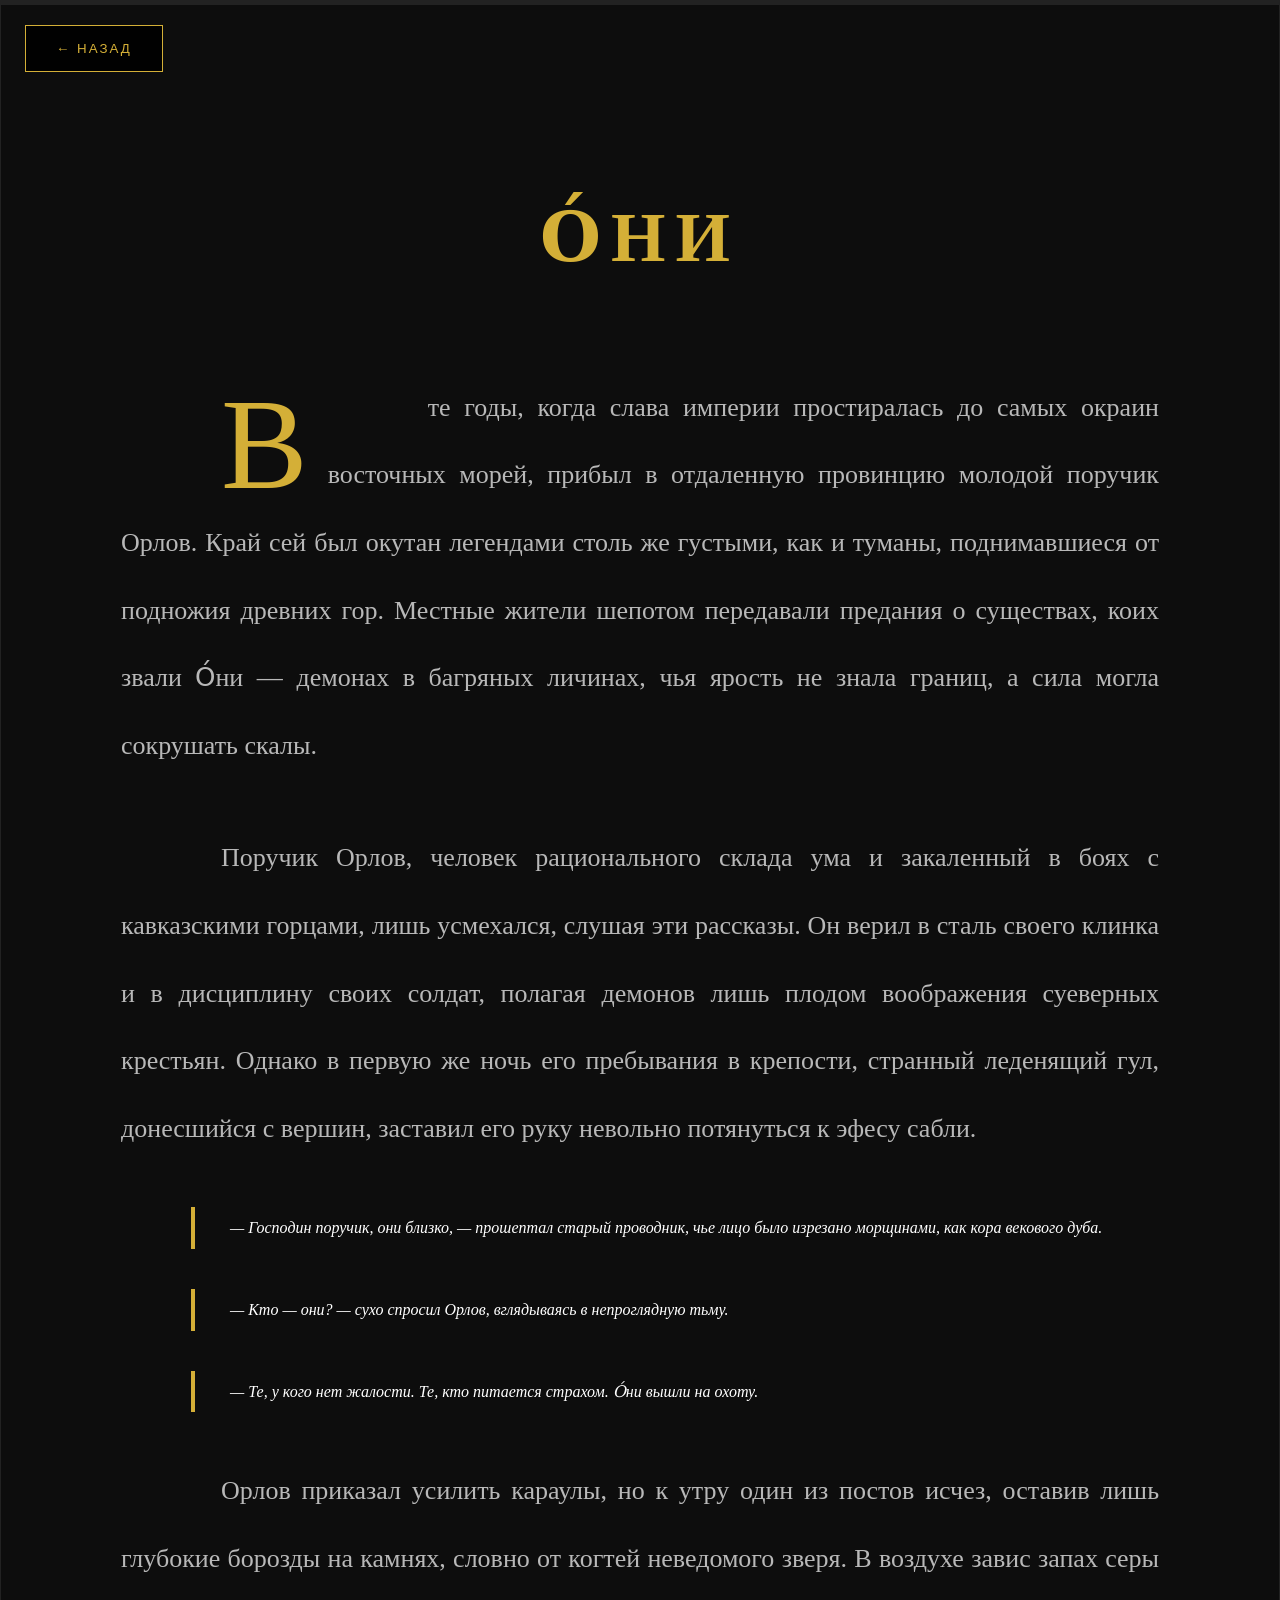
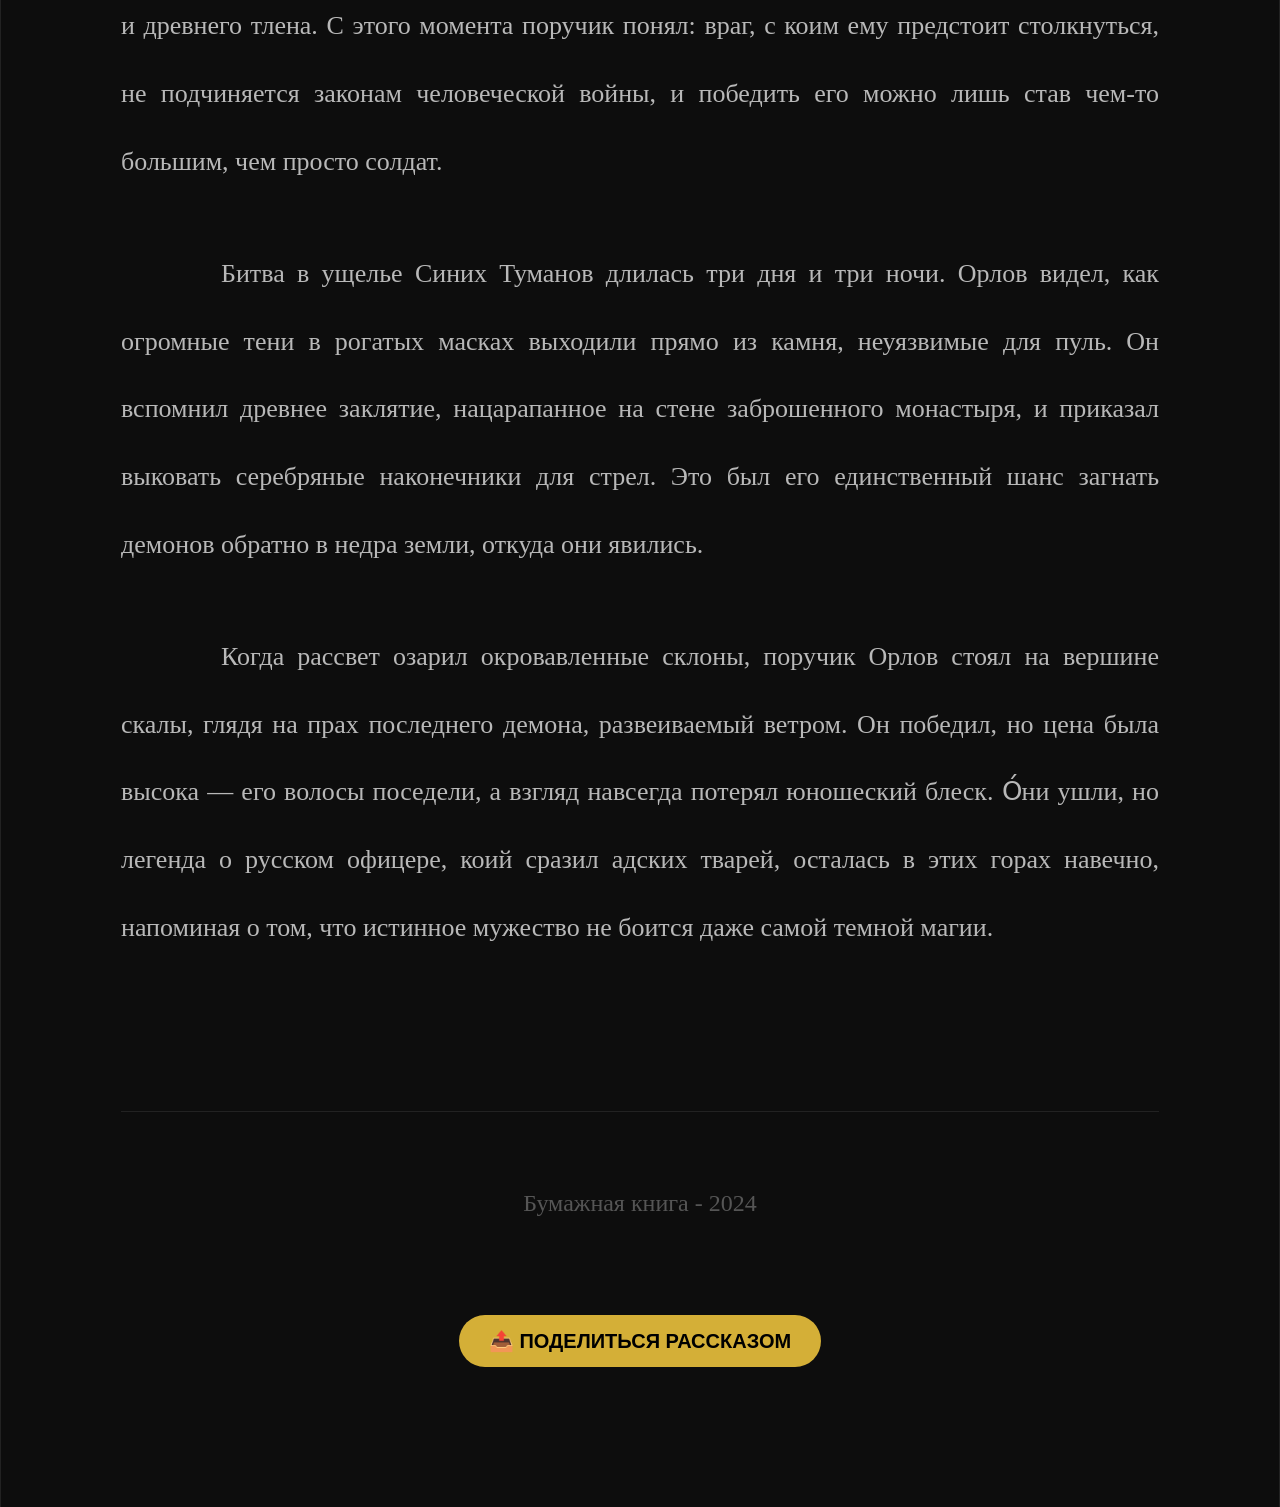
<file: oni.html>
<!DOCTYPE html>
<html lang="ru">
<head>
    <meta charset="UTF-8">
    <title>О́НИ - БУМАЖНАЯ КНИГА</title>
    <link rel="stylesheet" href="common.css">
    <script src="global.js" defer></script>
</head>
<body>
    <div class="back-nav"><button class="back-btn" onclick="location.href='index.html'">← НАЗАД</button></div>
    <div class="manuscript">
        <h1>О́НИ</h1>
        <p><span class="dropcap">В</span> те годы, когда слава империи простиралась до самых окраин восточных морей, прибыл в отдаленную провинцию молодой поручик Орлов. Край сей был окутан легендами столь же густыми, как и туманы, поднимавшиеся от подножия древних гор. Местные жители шепотом передавали предания о существах, коих звали О́ни — демонах в багряных личинах, чья ярость не знала границ, а сила могла сокрушать скалы.</p>
        <p>Поручик Орлов, человек рационального склада ума и закаленный в боях с кавказскими горцами, лишь усмехался, слушая эти рассказы. Он верил в сталь своего клинка и в дисциплину своих солдат, полагая демонов лишь плодом воображения суеверных крестьян. Однако в первую же ночь его пребывания в крепости, странный леденящий гул, донесшийся с вершин, заставил его руку невольно потянуться к эфесу сабли.</p>
        <div class="dialogue">— Господин поручик, они близко, — прошептал старый проводник, чье лицо было изрезано морщинами, как кора векового дуба.</div>
        <div class="dialogue">— Кто — они? — сухо спросил Орлов, вглядываясь в непроглядную тьму.</div>
        <div class="dialogue">— Те, у кого нет жалости. Те, кто питается страхом. О́ни вышли на охоту.</div>
        <p>Орлов приказал усилить караулы, но к утру один из постов исчез, оставив лишь глубокие борозды на камнях, словно от когтей неведомого зверя. В воздухе завис запах серы и древнего тлена. С этого момента поручик понял: враг, с коим ему предстоит столкнуться, не подчиняется законам человеческой войны, и победить его можно лишь став чем-то большим, чем просто солдат.</p>
        <p>Битва в ущелье Синих Туманов длилась три дня и три ночи. Орлов видел, как огромные тени в рогатых масках выходили прямо из камня, неуязвимые для пуль. Он вспомнил древнее заклятие, нацарапанное на стене заброшенного монастыря, и приказал выковать серебряные наконечники для стрел. Это был его единственный шанс загнать демонов обратно в недра земли, откуда они явились.</p>
        <p>Когда рассвет озарил окровавленные склоны, поручик Орлов стоял на вершине скалы, глядя на прах последнего демона, развеиваемый ветром. Он победил, но цена была высока — его волосы поседели, а взгляд навсегда потерял юношеский блеск. О́ни ушли, но легенда о русском офицере, коий сразил адских тварей, осталась в этих горах навечно, напоминая о том, что истинное мужество не боится даже самой темной магии.</p>
        <footer>Бумажная книга - 2024</footer>
    </div>
</body>
</html>
</file>
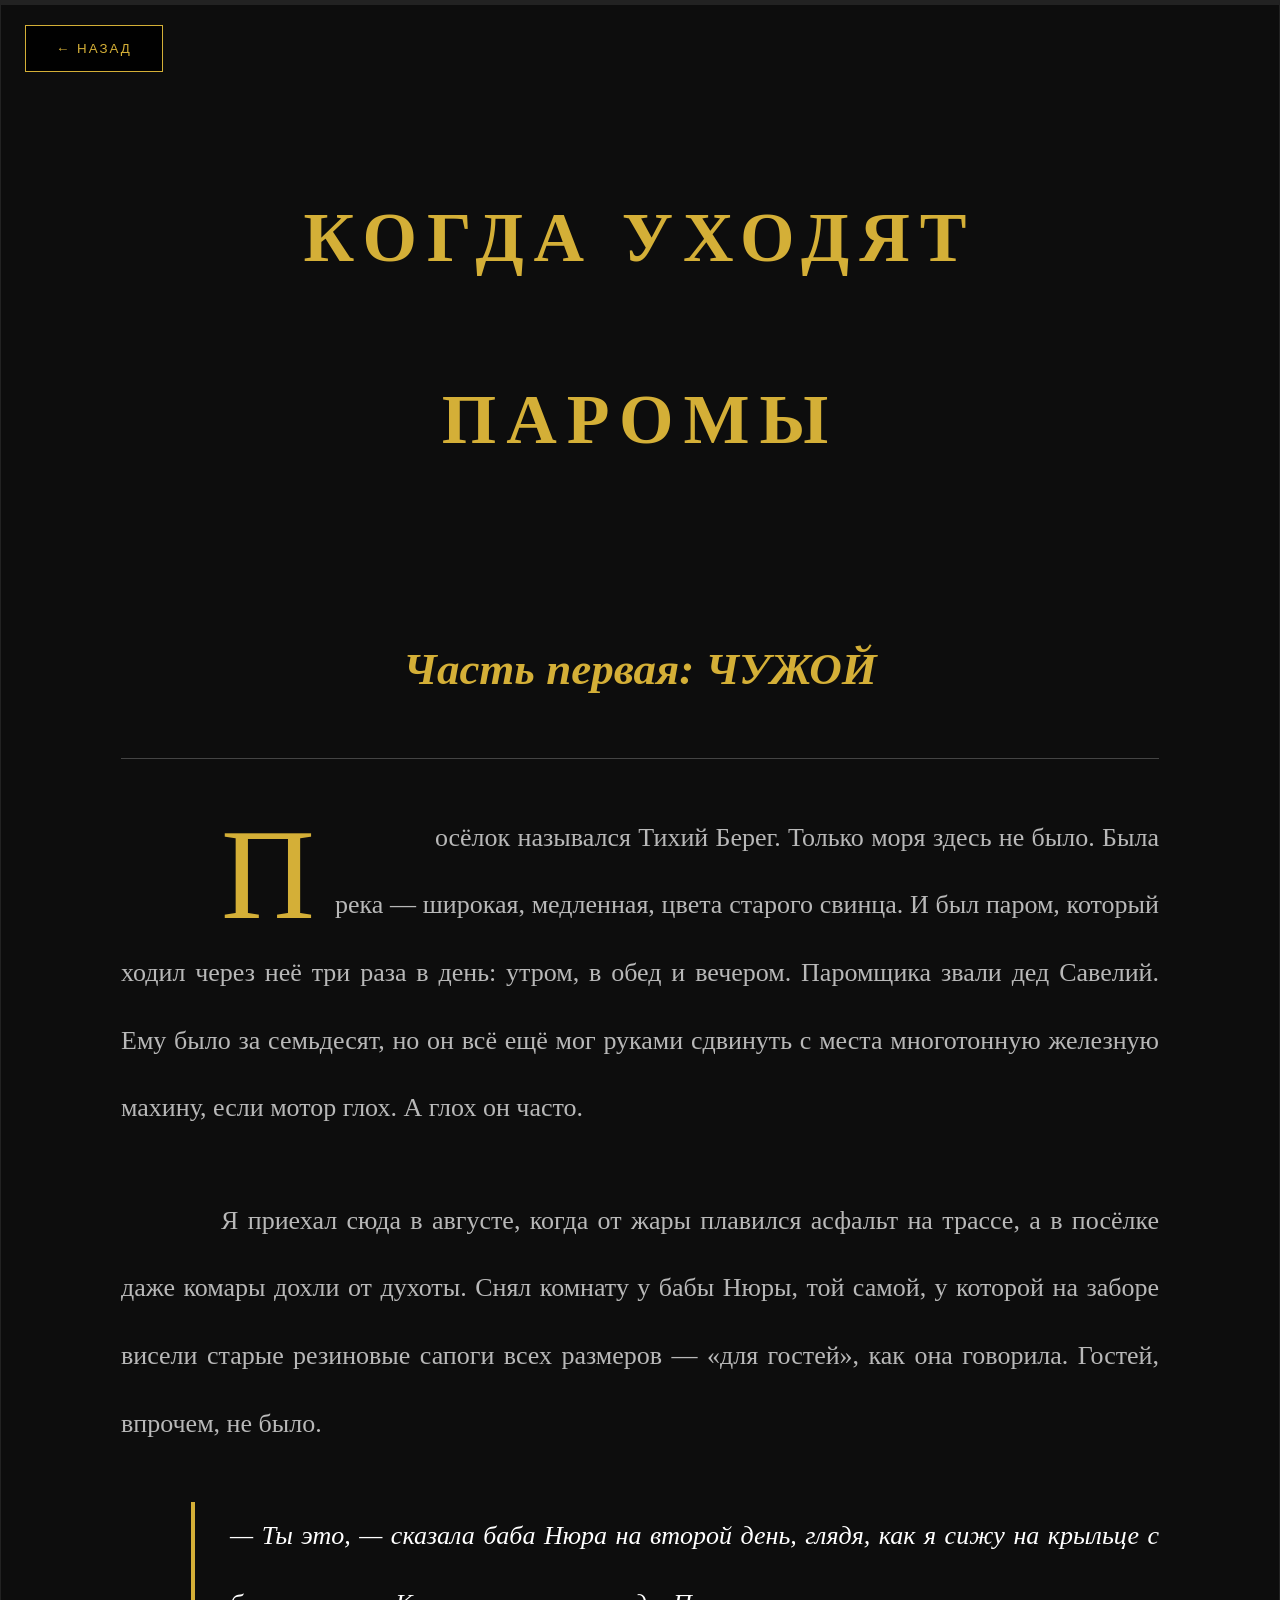
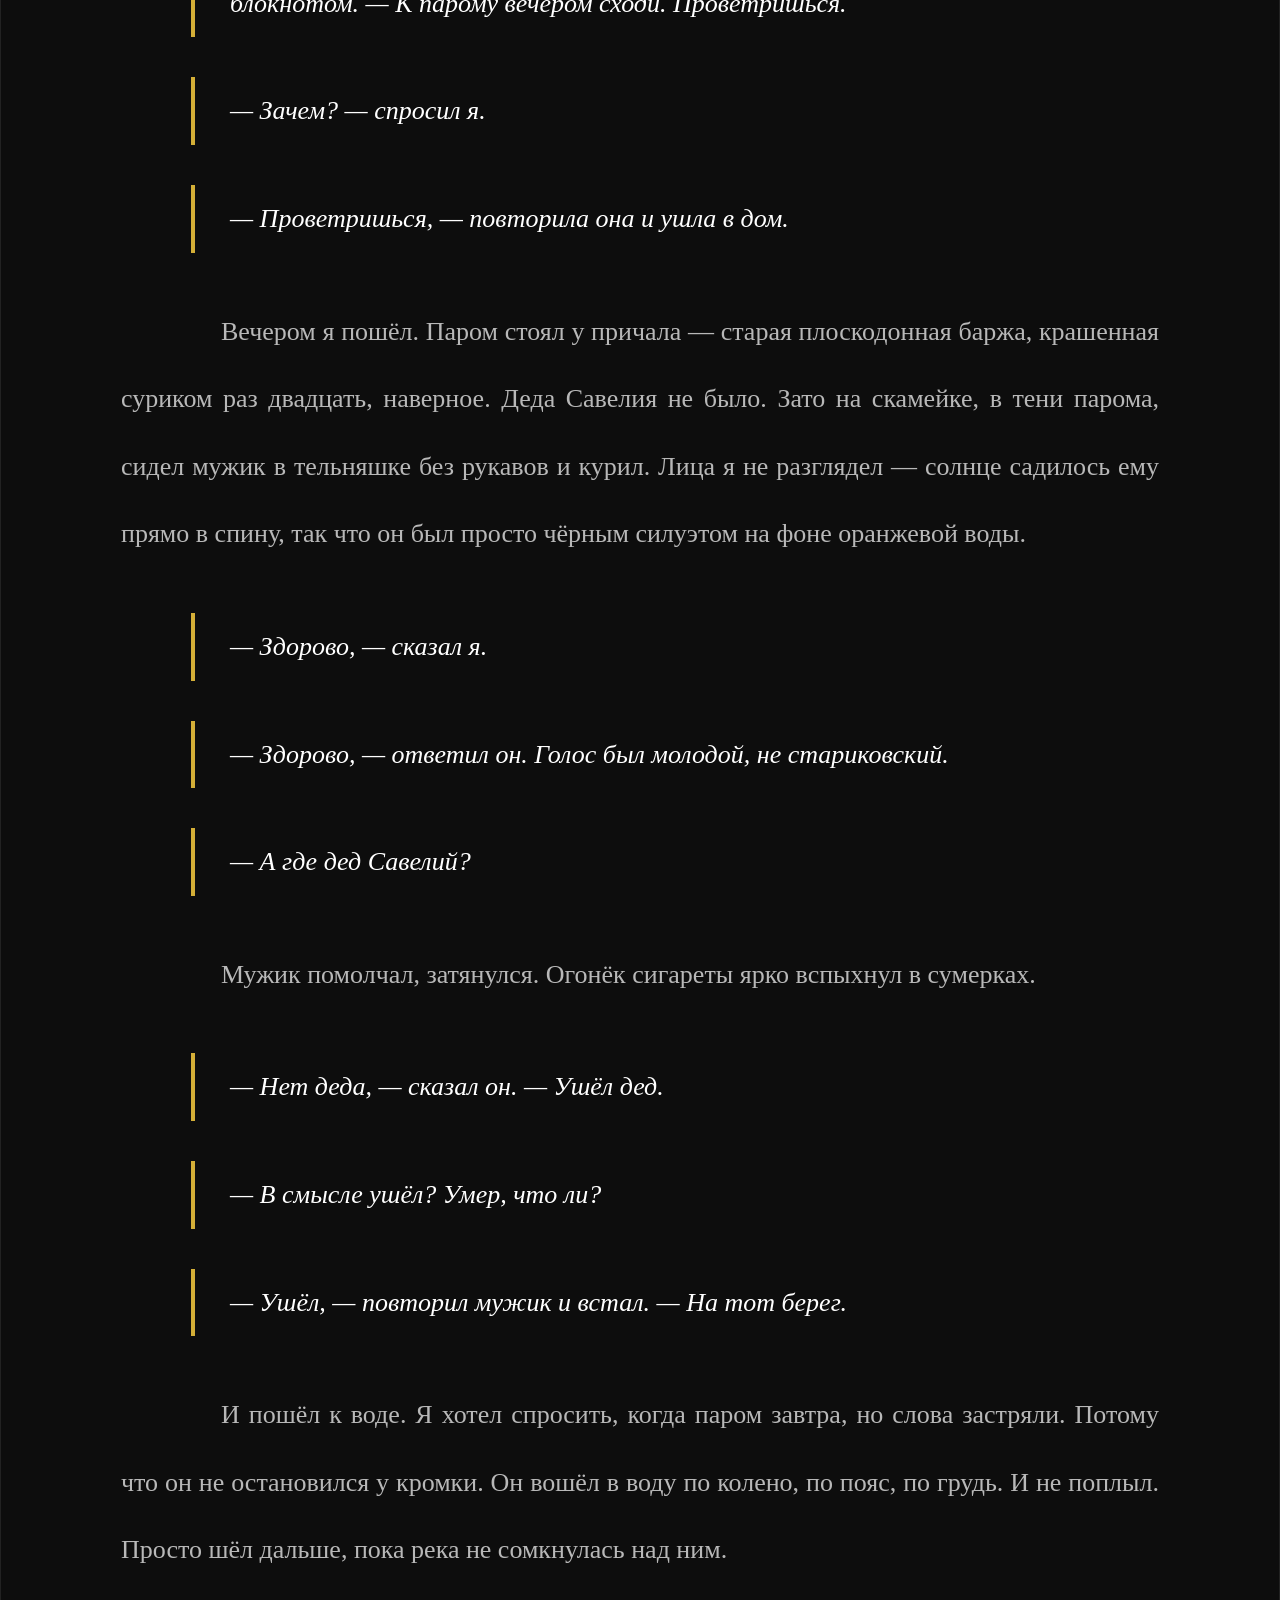
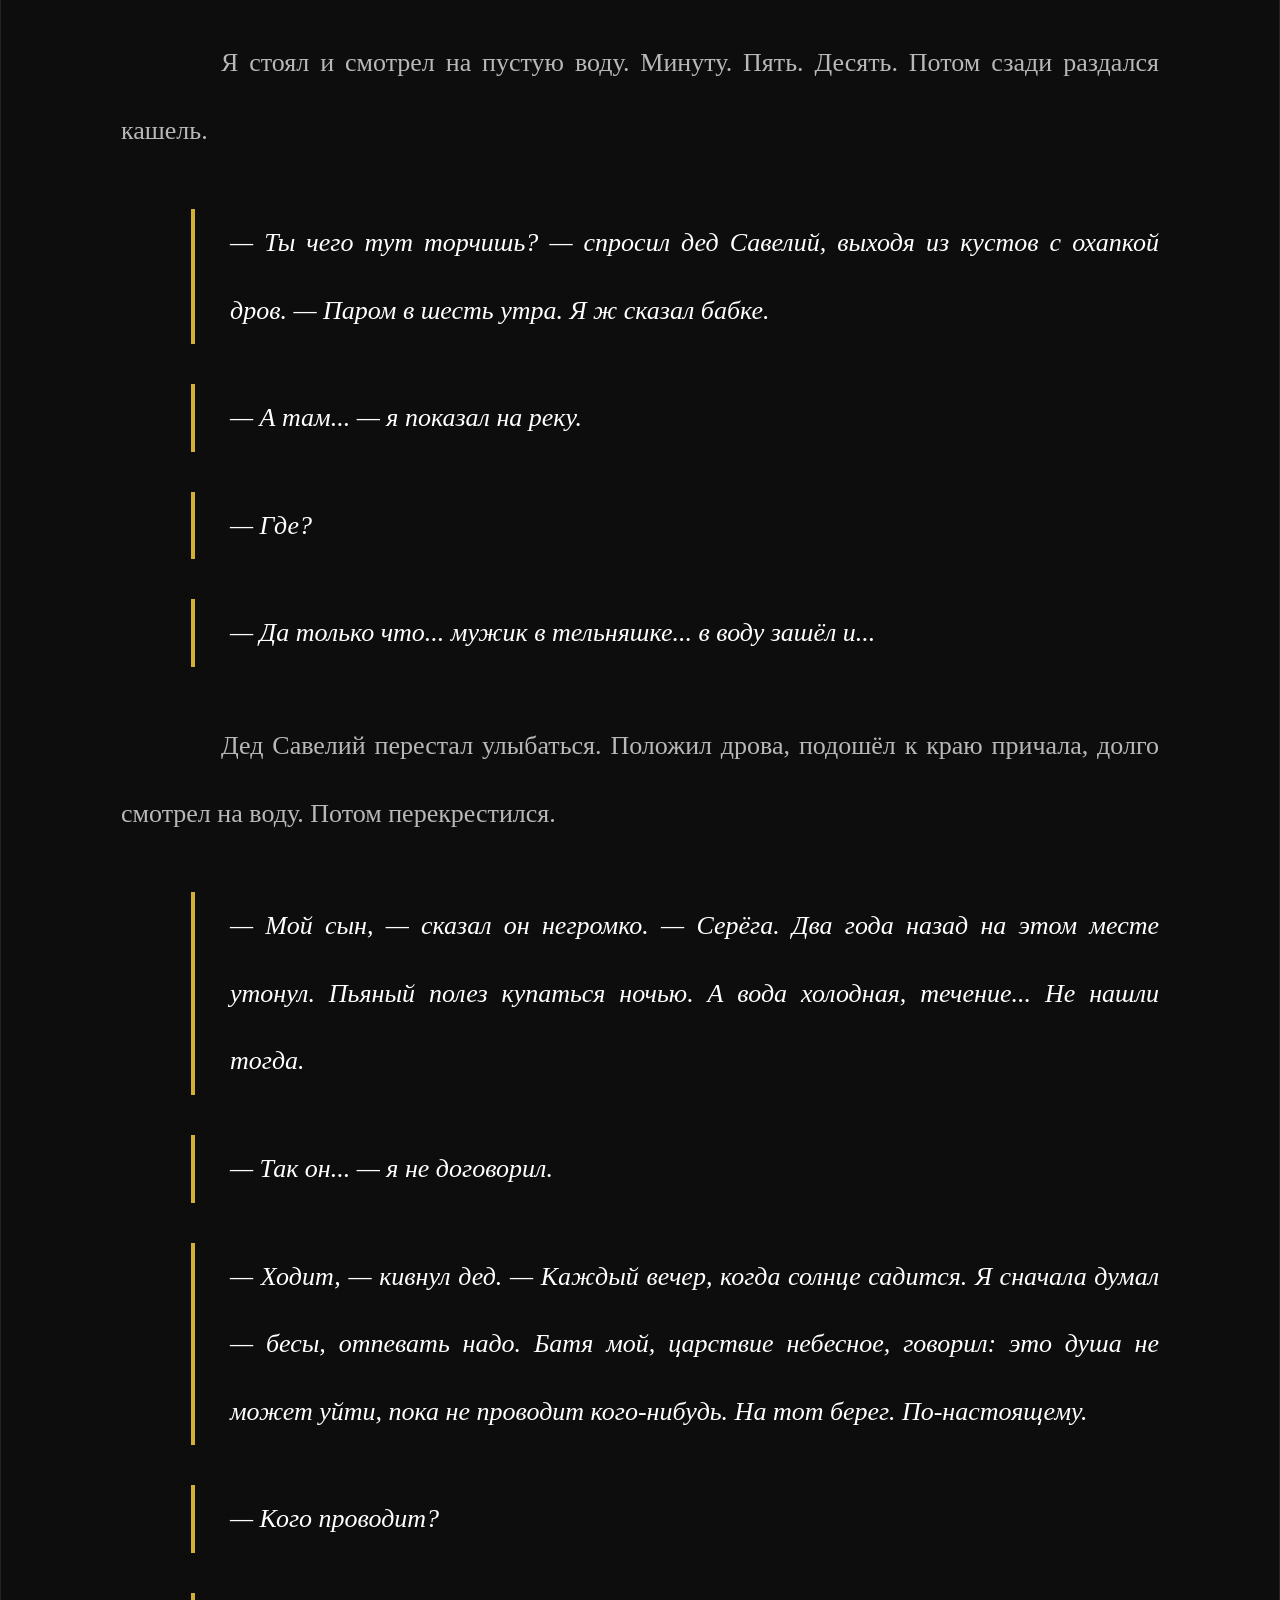
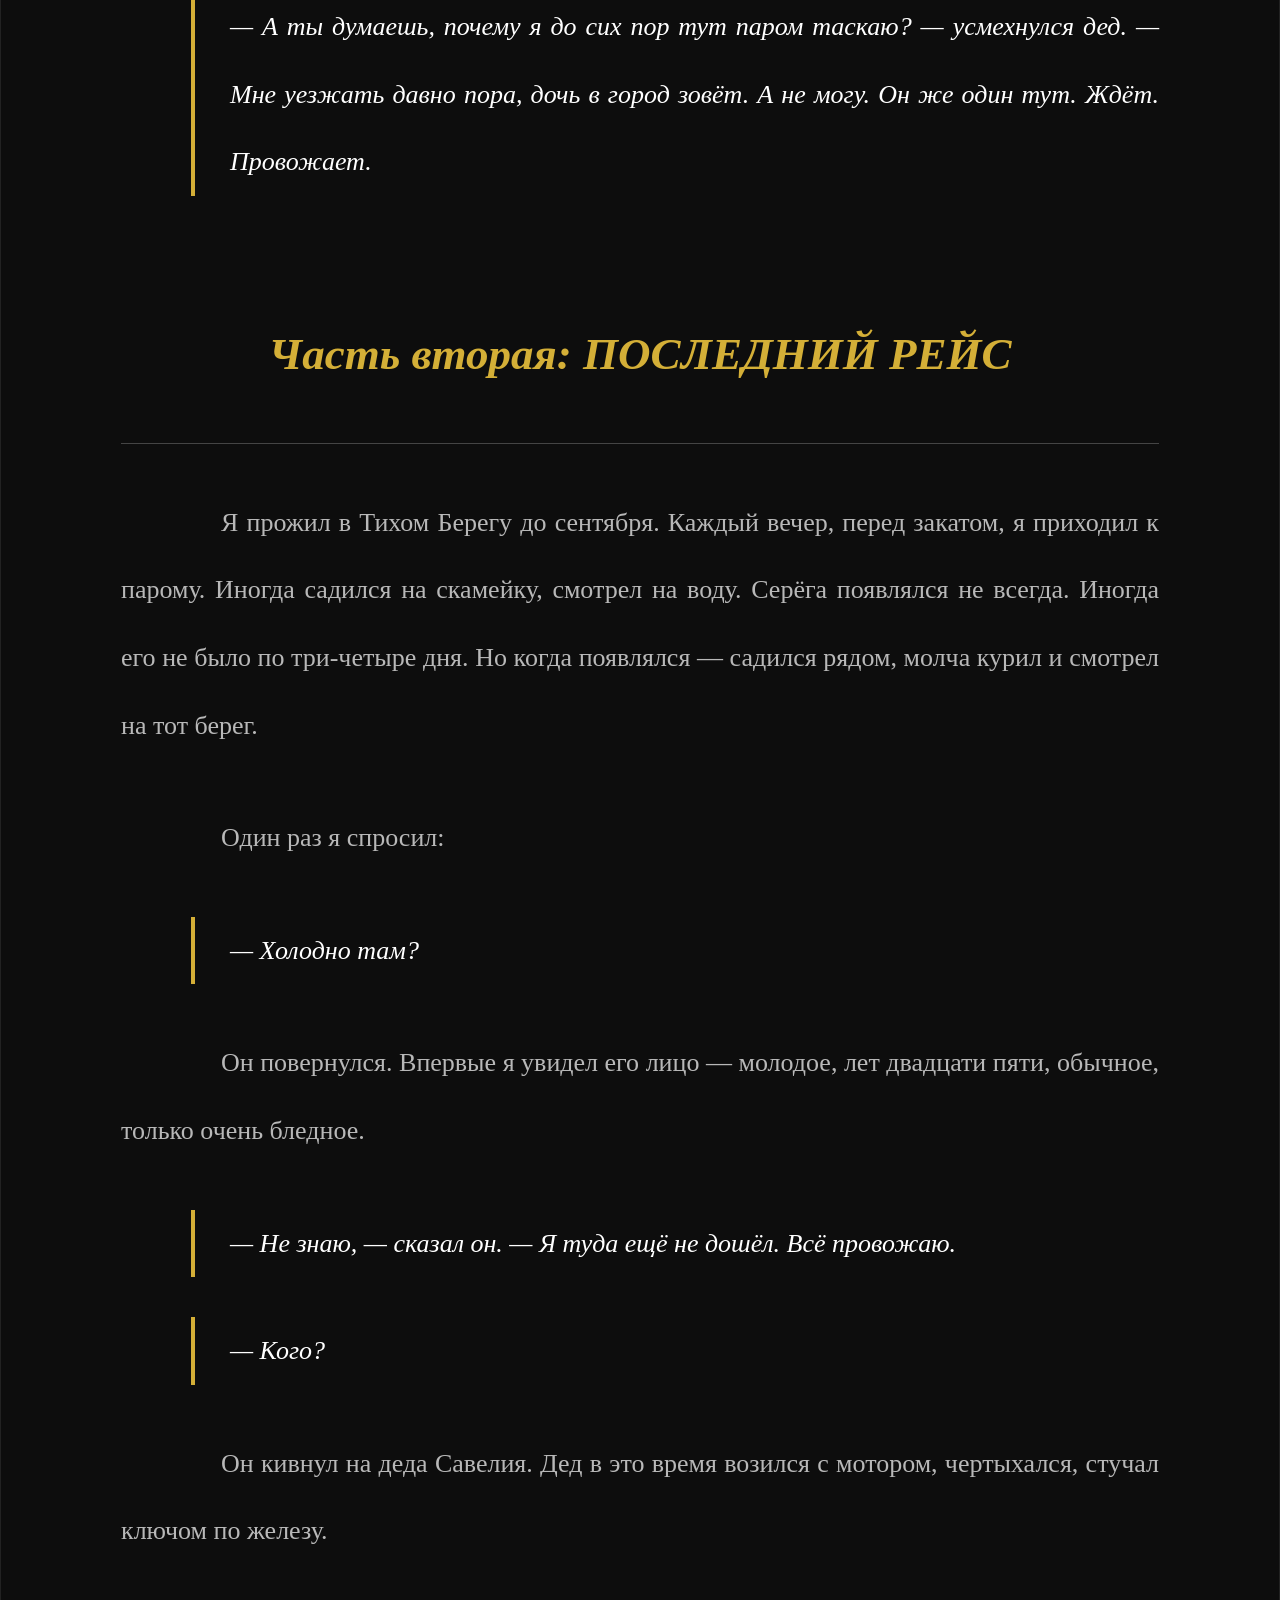
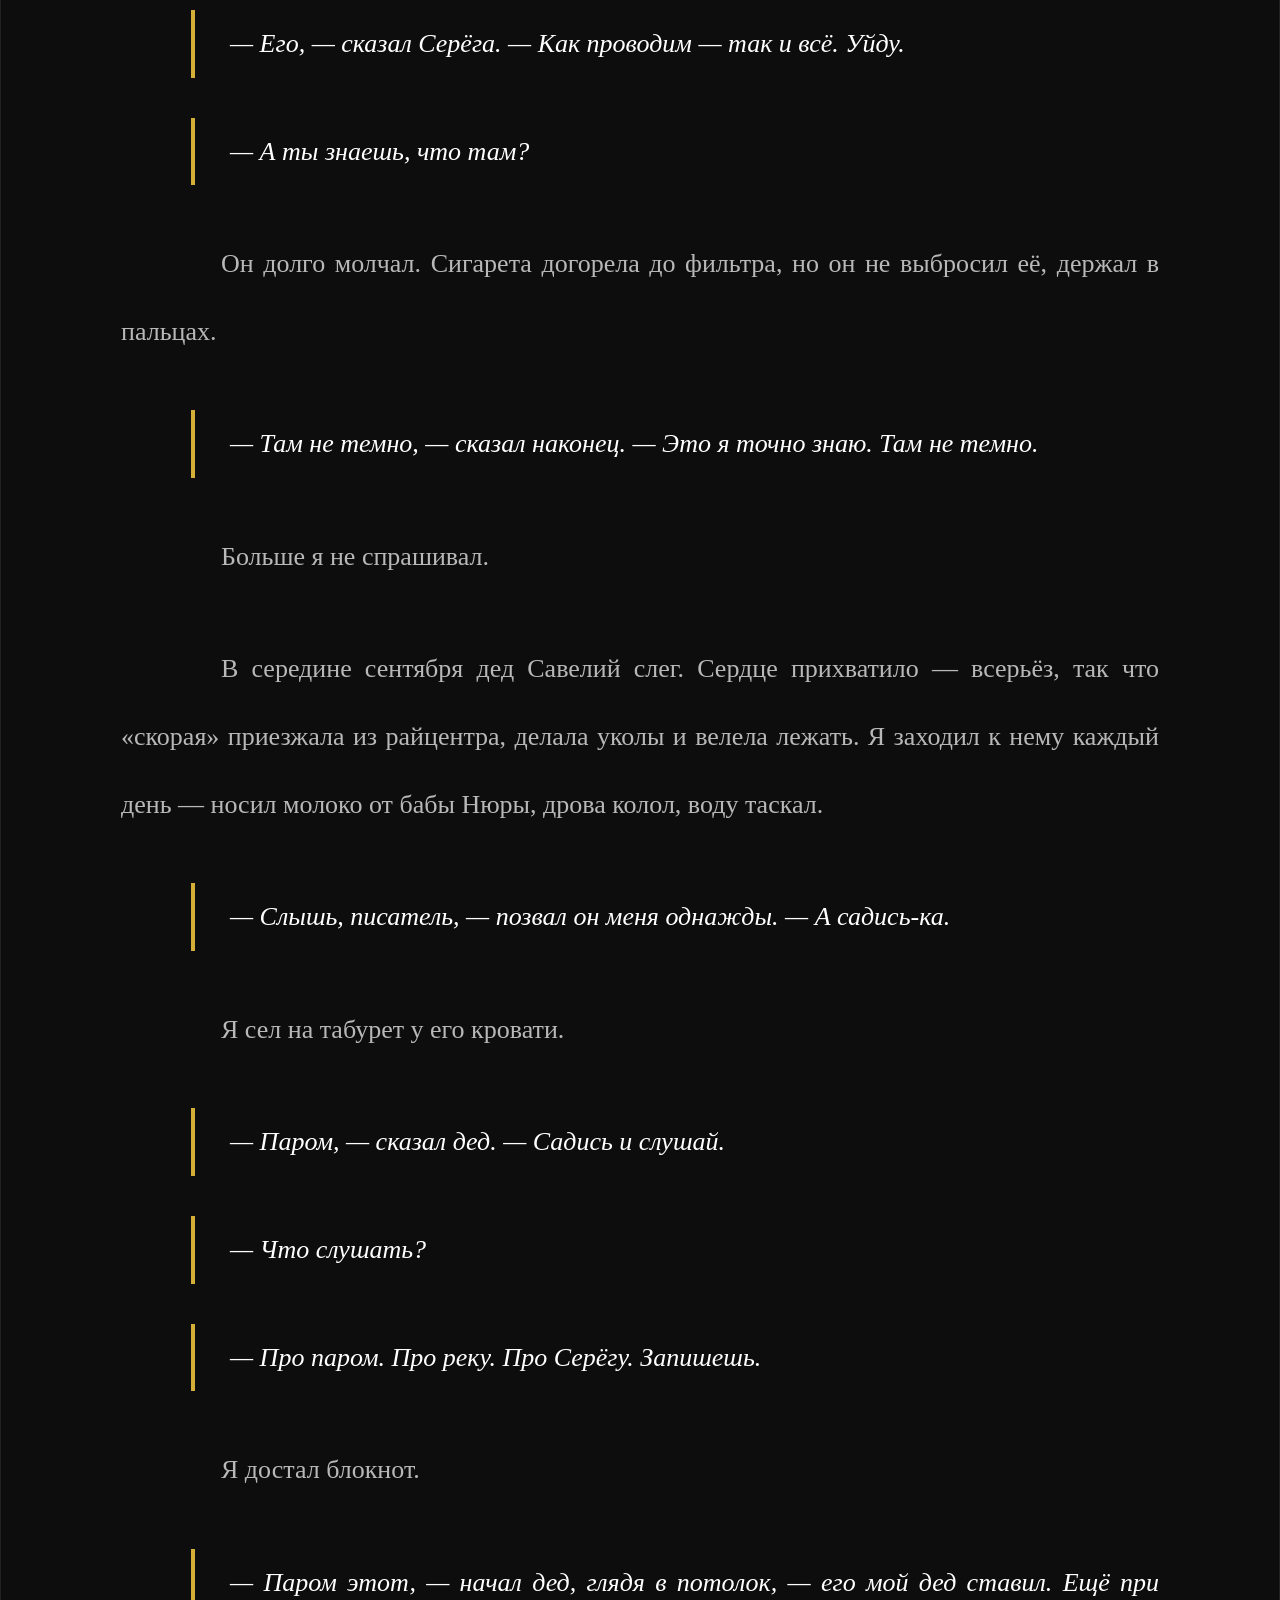
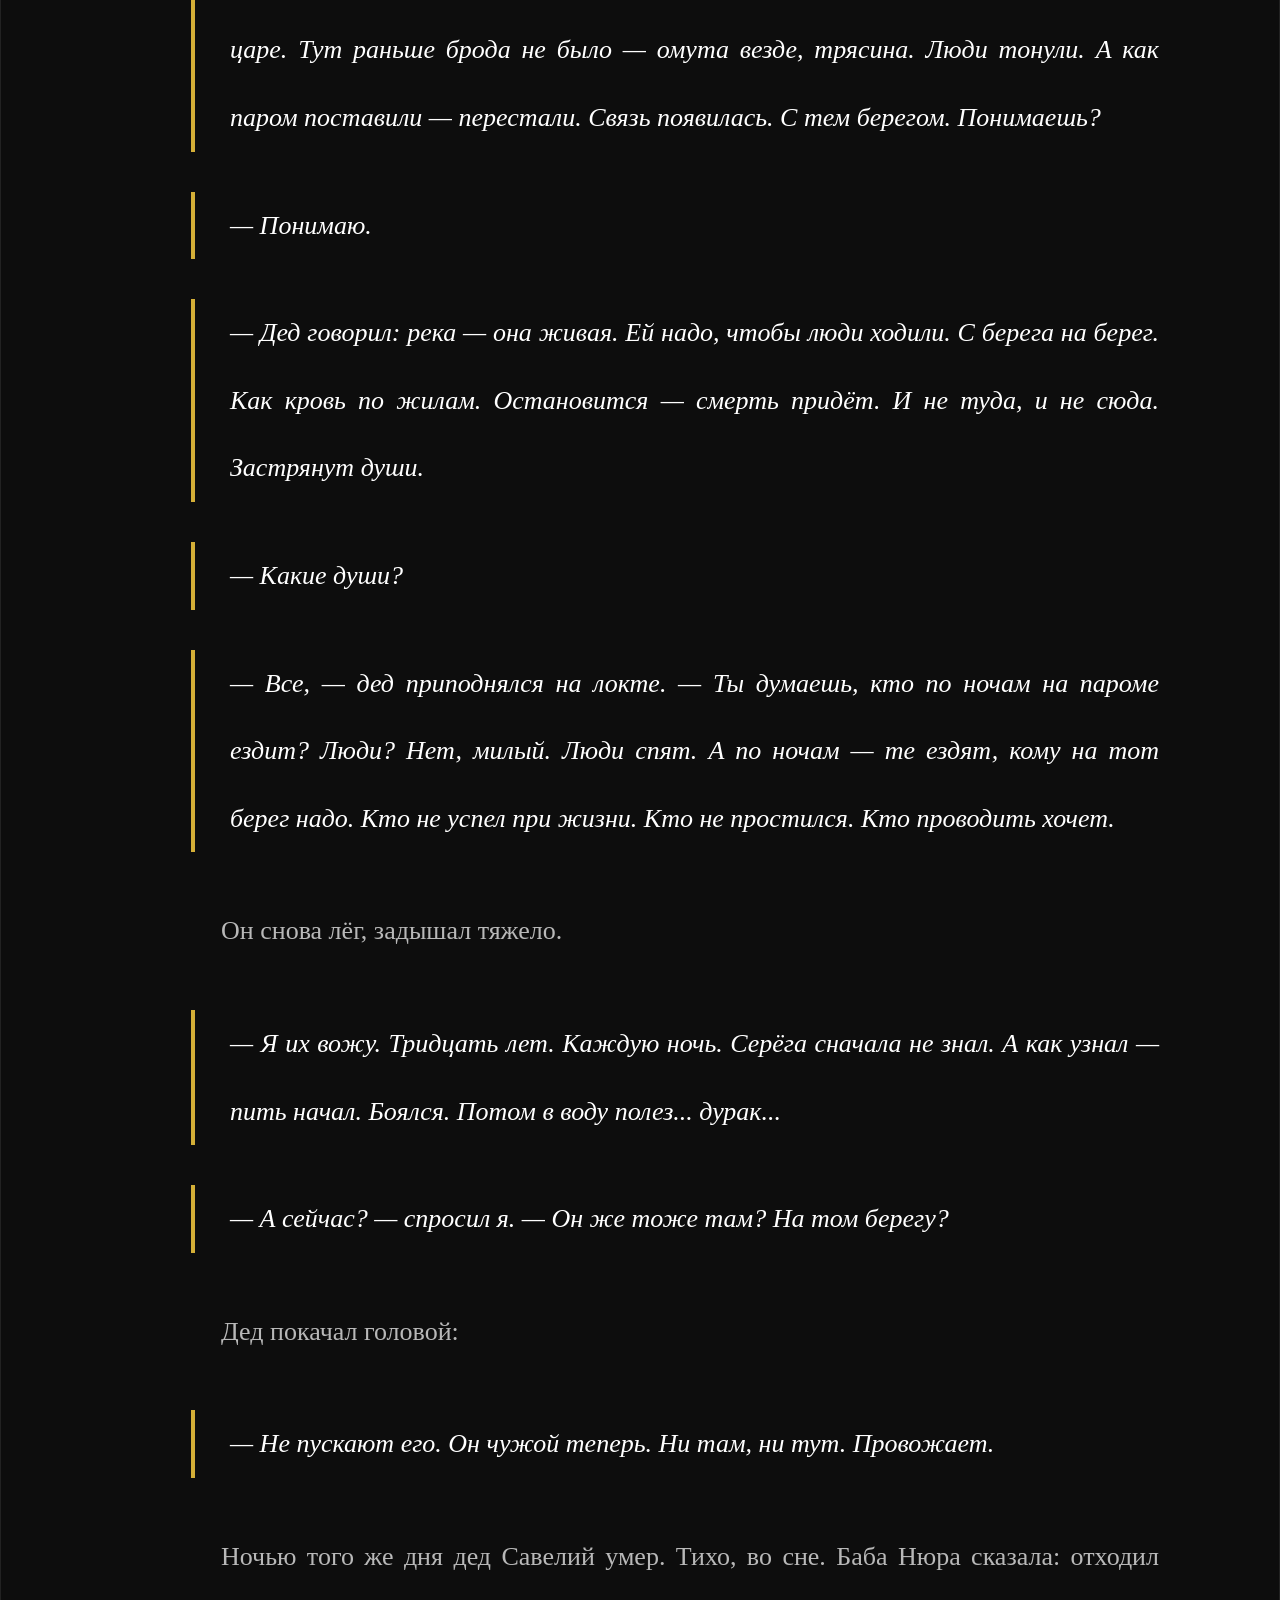
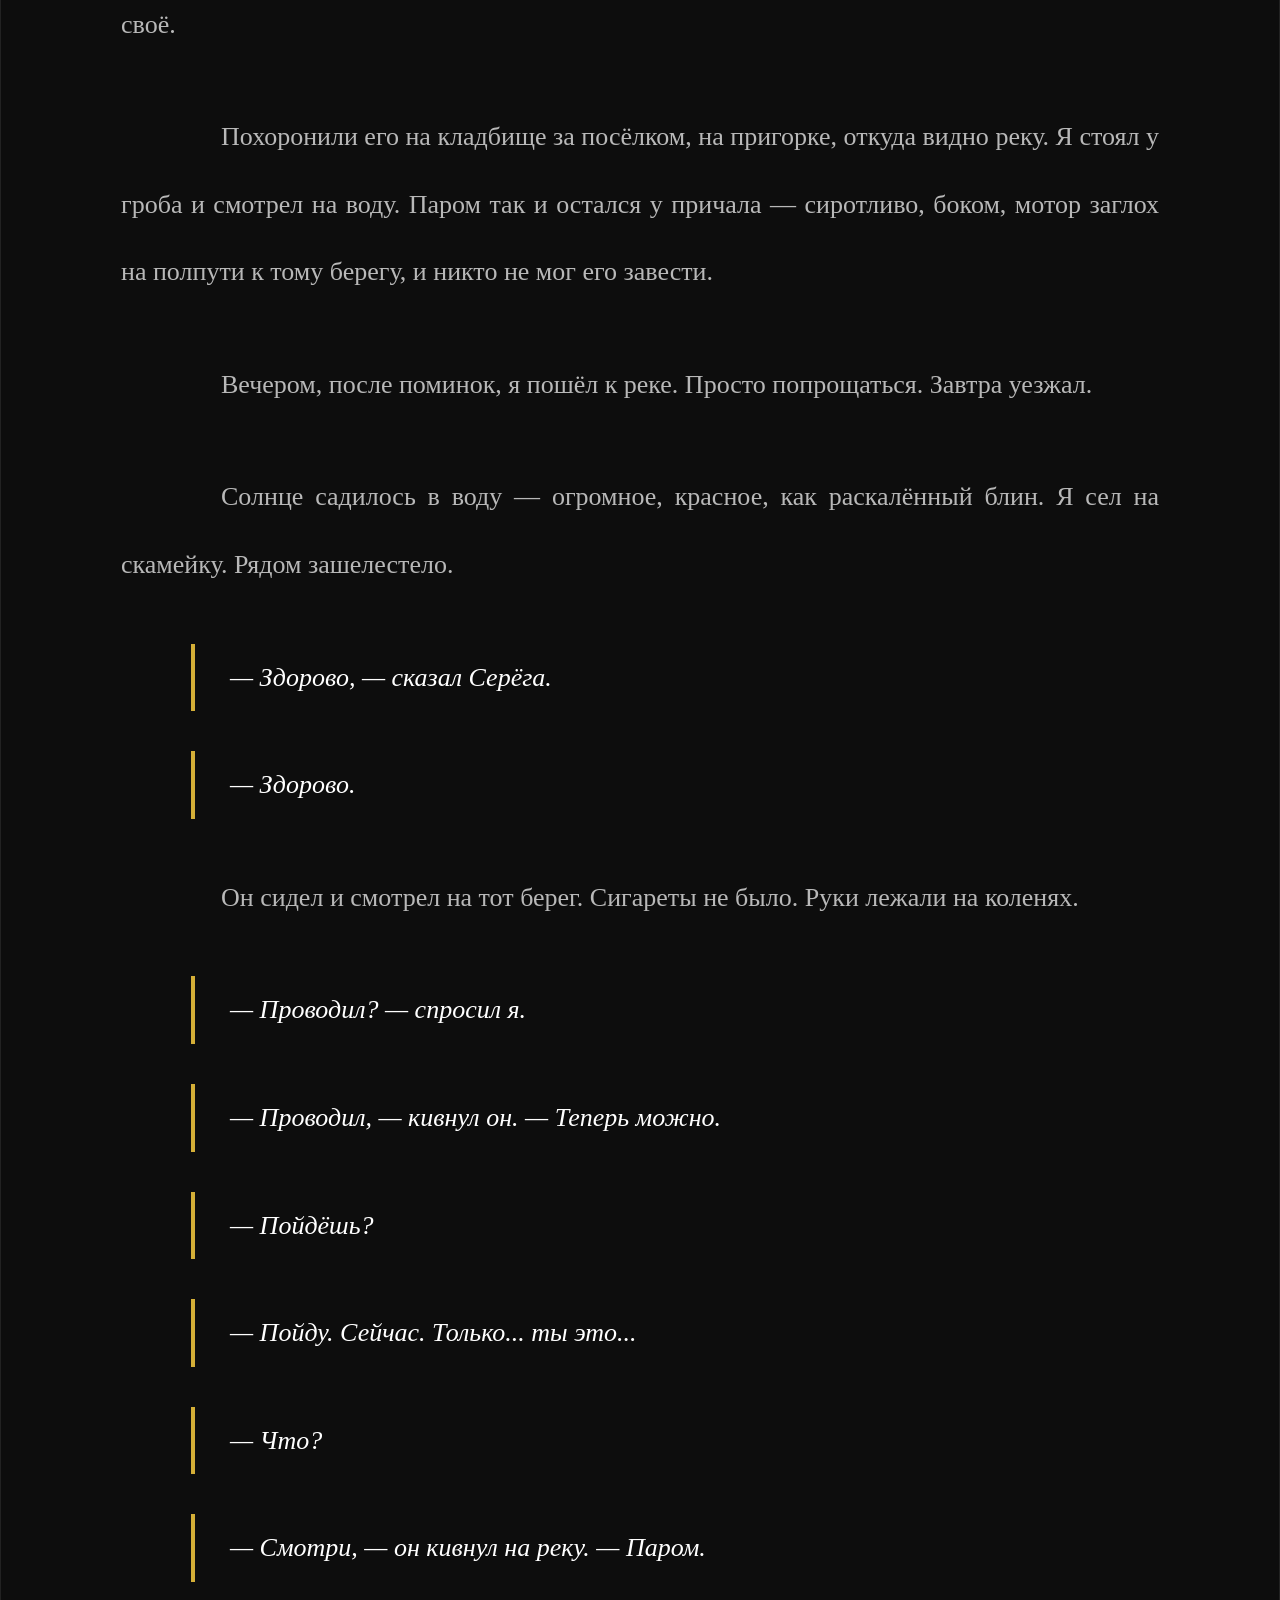
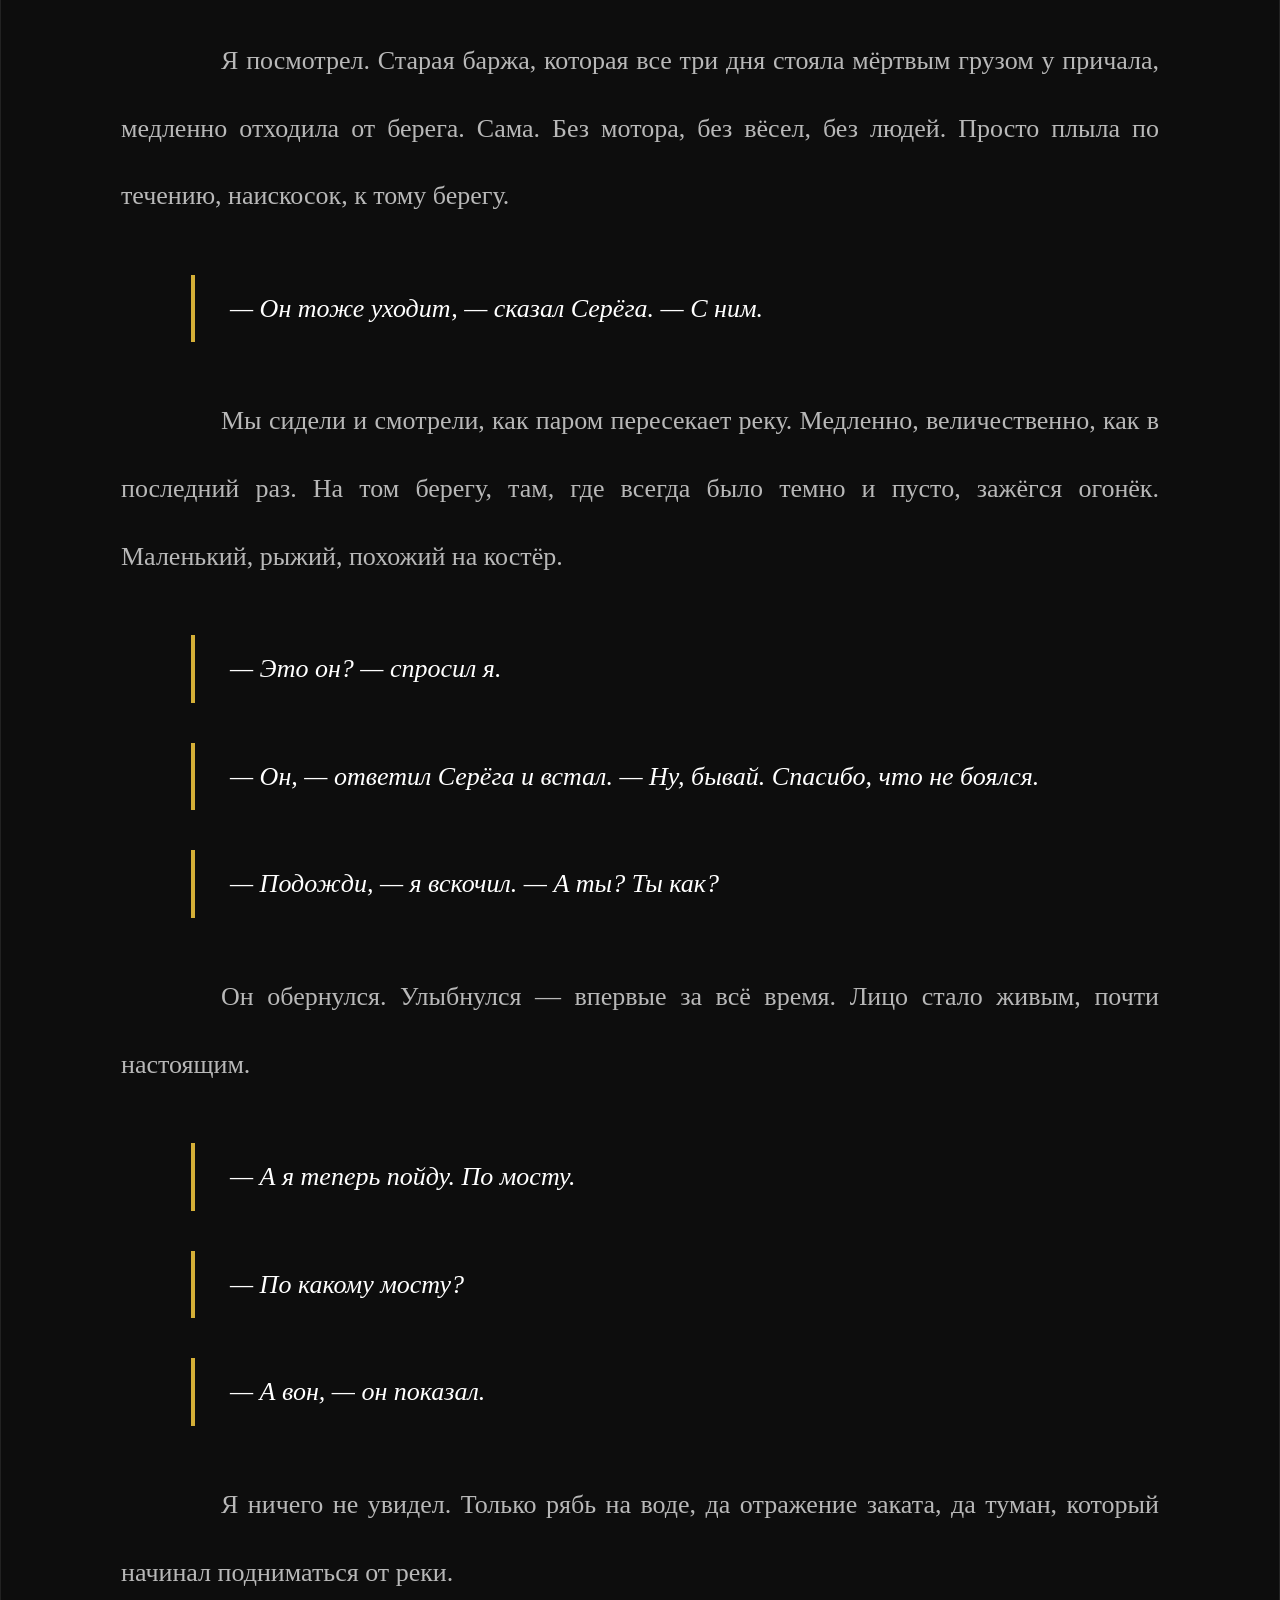
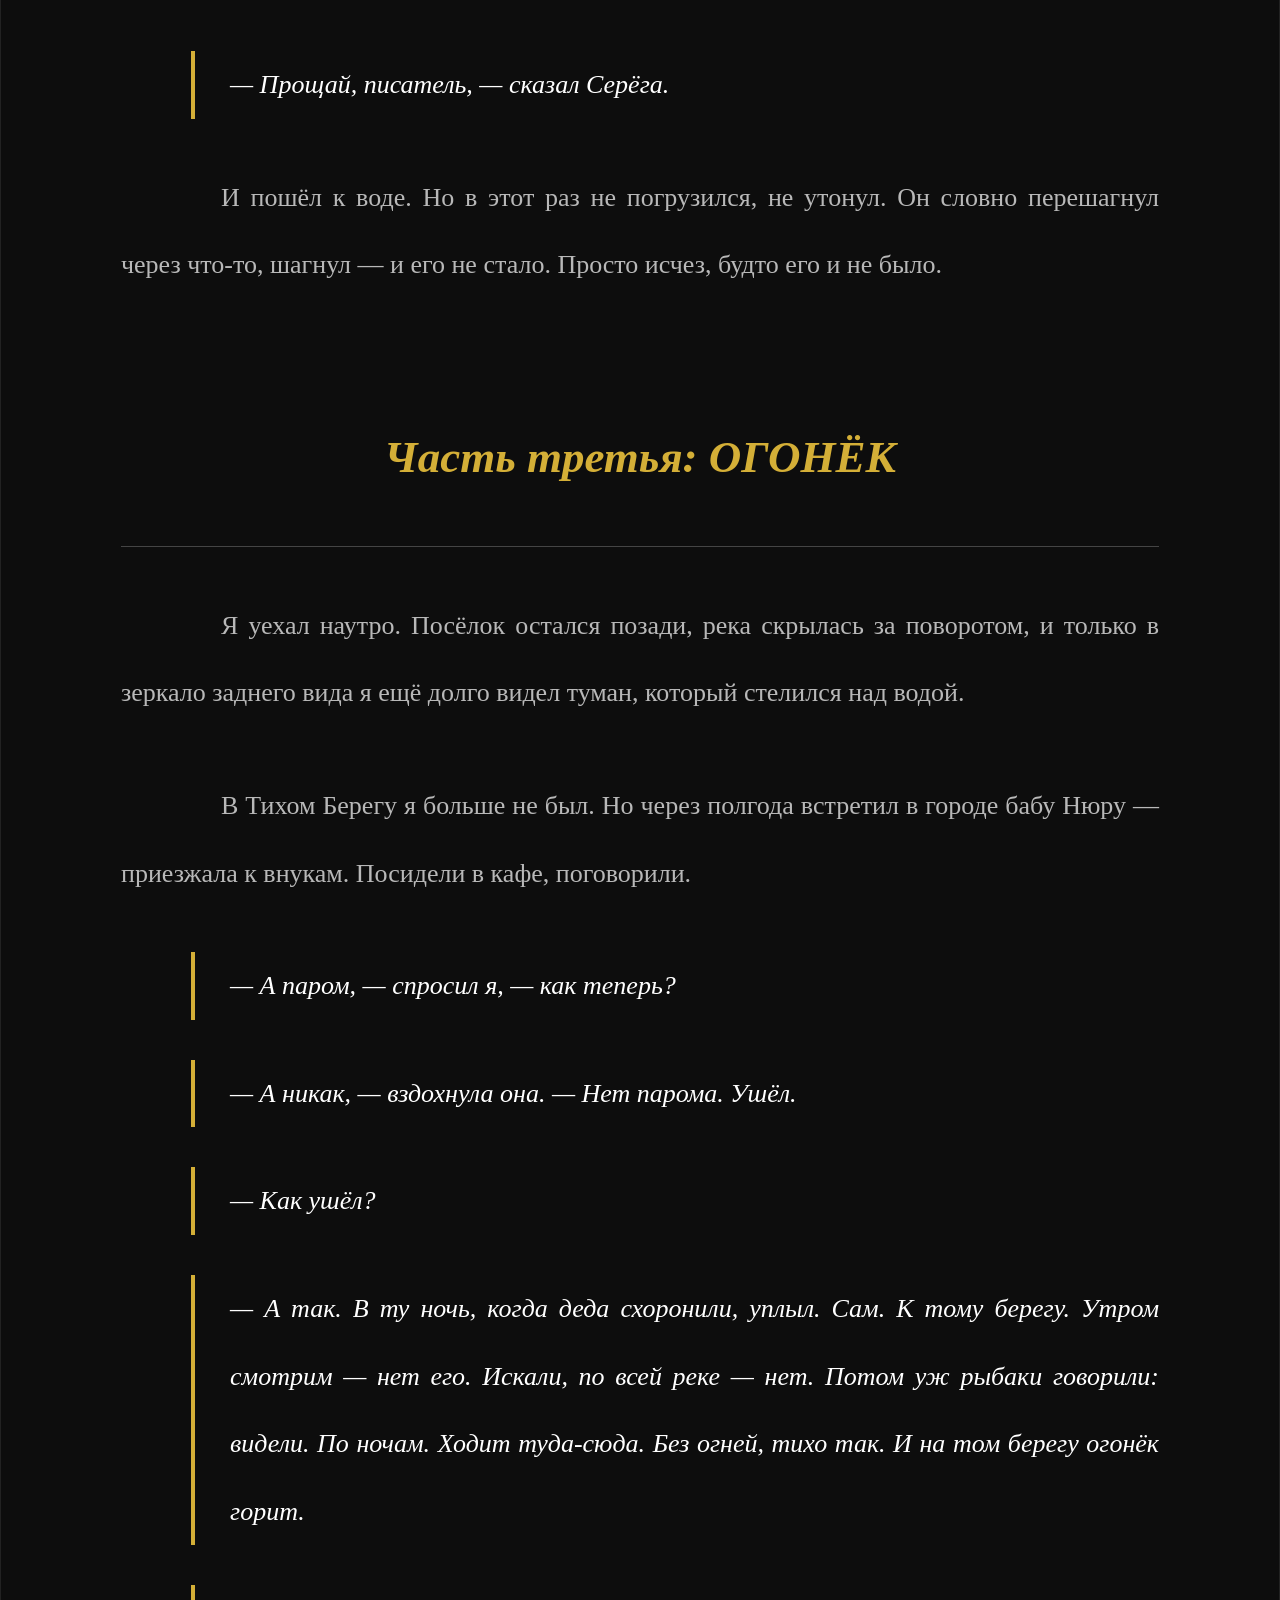
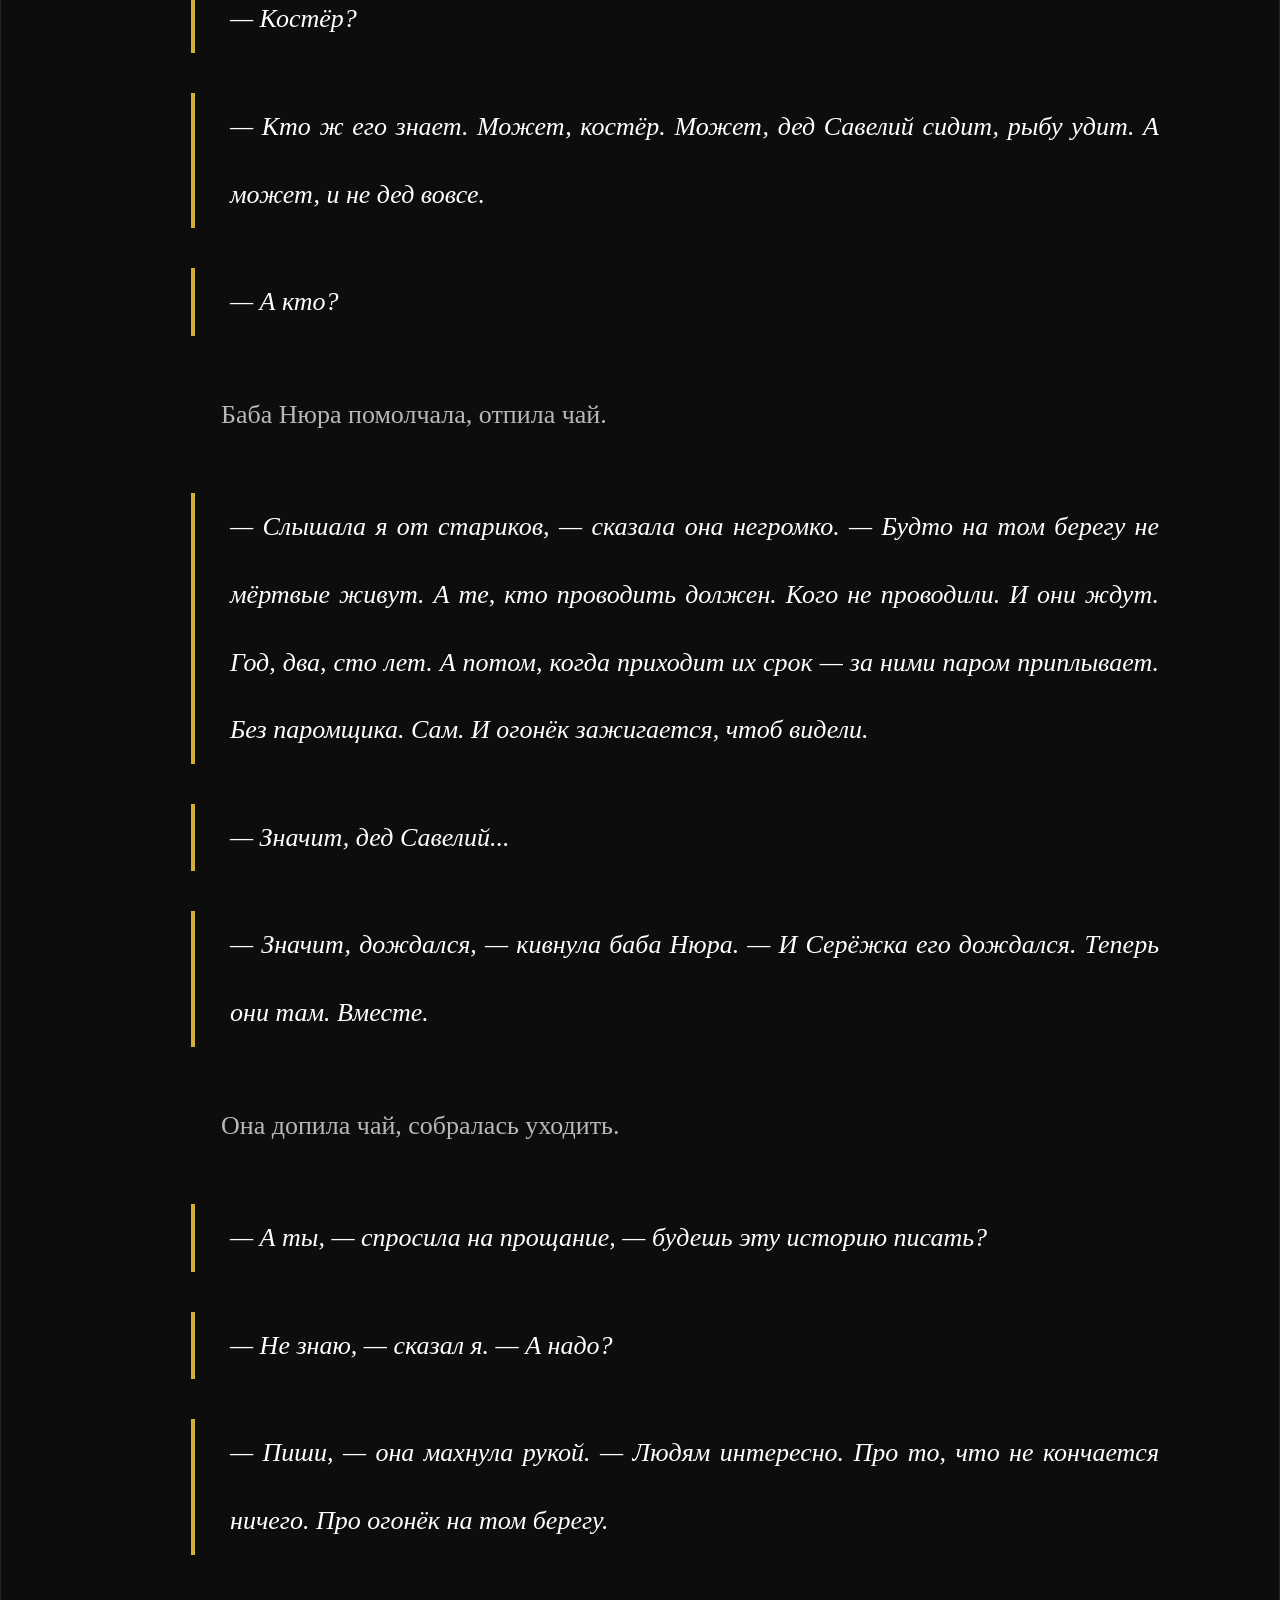
<file: parom.html>
<!DOCTYPE html>
<html lang="ru">
<head>
    <meta charset="UTF-8">
    <title>КОГДА УХОДЯТ ПАРОМЫ - БУМАЖНАЯ КНИГА</title>
    <link rel="stylesheet" href="common.css">
    <script src="global.js" defer></script>
</head>
<body>
    <div class="back-nav"><button class="back-btn" onclick="location.href='index.html'">← НАЗАД</button></div>
    <div class="manuscript">
        <h1>КОГДА УХОДЯТ ПАРОМЫ</h1>
        <h2>Часть первая: ЧУЖОЙ</h2>
        <p><span class="dropcap">П</span>осёлок назывался Тихий Берег. Только моря здесь не было. Была река — широкая, медленная, цвета старого свинца. И был паром, который ходил через неё три раза в день: утром, в обед и вечером. Паромщика звали дед Савелий. Ему было за семьдесят, но он всё ещё мог руками сдвинуть с места многотонную железную махину, если мотор глох. А глох он часто.</p>
        <p>Я приехал сюда в августе, когда от жары плавился асфальт на трассе, а в посёлке даже комары дохли от духоты. Снял комнату у бабы Нюры, той самой, у которой на заборе висели старые резиновые сапоги всех размеров — «для гостей», как она говорила. Гостей, впрочем, не было.</p>
        <p class="dialogue">— Ты это, — сказала баба Нюра на второй день, глядя, как я сижу на крыльце с блокнотом. — К парому вечером сходи. Проветришься.</p>
        <p class="dialogue">— Зачем? — спросил я.</p>
        <p class="dialogue">— Проветришься, — повторила она и ушла в дом.</p>
        <p>Вечером я пошёл. Паром стоял у причала — старая плоскодонная баржа, крашенная суриком раз двадцать, наверное. Деда Савелия не было. Зато на скамейке, в тени парома, сидел мужик в тельняшке без рукавов и курил. Лица я не разглядел — солнце садилось ему прямо в спину, так что он был просто чёрным силуэтом на фоне оранжевой воды.</p>
        <p class="dialogue">— Здорово, — сказал я.</p>
        <p class="dialogue">— Здорово, — ответил он. Голос был молодой, не стариковский.</p>
        <p class="dialogue">— А где дед Савелий?</p>
        <p>Мужик помолчал, затянулся. Огонёк сигареты ярко вспыхнул в сумерках.</p>
        <p class="dialogue">— Нет деда, — сказал он. — Ушёл дед.</p>
        <p class="dialogue">— В смысле ушёл? Умер, что ли?</p>
        <p class="dialogue">— Ушёл, — повторил мужик и встал. — На тот берег.</p>
        <p>И пошёл к воде. Я хотел спросить, когда паром завтра, но слова застряли. Потому что он не остановился у кромки. Он вошёл в воду по колено, по пояс, по грудь. И не поплыл. Просто шёл дальше, пока река не сомкнулась над ним.</p>
        <p>Я стоял и смотрел на пустую воду. Минуту. Пять. Десять. Потом сзади раздался кашель.</p>
        <p class="dialogue">— Ты чего тут торчишь? — спросил дед Савелий, выходя из кустов с охапкой дров. — Паром в шесть утра. Я ж сказал бабке.</p>
        <p class="dialogue">— А там... — я показал на реку.</p>
        <p class="dialogue">— Где?</p>
        <p class="dialogue">— Да только что... мужик в тельняшке... в воду зашёл и...</p>
        <p>Дед Савелий перестал улыбаться. Положил дрова, подошёл к краю причала, долго смотрел на воду. Потом перекрестился.</p>
        <p class="dialogue">— Мой сын, — сказал он негромко. — Серёга. Два года назад на этом месте утонул. Пьяный полез купаться ночью. А вода холодная, течение... Не нашли тогда.</p>
        <p class="dialogue">— Так он... — я не договорил.</p>
        <p class="dialogue">— Ходит, — кивнул дед. — Каждый вечер, когда солнце садится. Я сначала думал — бесы, отпевать надо. Батя мой, царствие небесное, говорил: это душа не может уйти, пока не проводит кого-нибудь. На тот берег. По-настоящему.</p>
        <p class="dialogue">— Кого проводит?</p>
        <p class="dialogue">— А ты думаешь, почему я до сих пор тут паром таскаю? — усмехнулся дед. — Мне уезжать давно пора, дочь в город зовёт. А не могу. Он же один тут. Ждёт. Провожает.</p>

        <h2>Часть вторая: ПОСЛЕДНИЙ РЕЙС</h2>
        <p>Я прожил в Тихом Берегу до сентября. Каждый вечер, перед закатом, я приходил к парому. Иногда садился на скамейку, смотрел на воду. Серёга появлялся не всегда. Иногда его не было по три-четыре дня. Но когда появлялся — садился рядом, молча курил и смотрел на тот берег.</p>
        <p>Один раз я спросил:</p>
        <p class="dialogue">— Холодно там?</p>
        <p>Он повернулся. Впервые я увидел его лицо — молодое, лет двадцати пяти, обычное, только очень бледное.</p>
        <p class="dialogue">— Не знаю, — сказал он. — Я туда ещё не дошёл. Всё провожаю.</p>
        <p class="dialogue">— Кого?</p>
        <p>Он кивнул на деда Савелия. Дед в это время возился с мотором, чертыхался, стучал ключом по железу.</p>
        <p class="dialogue">— Его, — сказал Серёга. — Как проводим — так и всё. Уйду.</p>
        <p class="dialogue">— А ты знаешь, что там?</p>
        <p>Он долго молчал. Сигарета догорела до фильтра, но он не выбросил её, держал в пальцах.</p>
        <p class="dialogue">— Там не темно, — сказал наконец. — Это я точно знаю. Там не темно.</p>
        <p>Больше я не спрашивал.</p>
        <p>В середине сентября дед Савелий слег. Сердце прихватило — всерьёз, так что «скорая» приезжала из райцентра, делала уколы и велела лежать. Я заходил к нему каждый день — носил молоко от бабы Нюры, дрова колол, воду таскал.</p>
        <p class="dialogue">— Слышь, писатель, — позвал он меня однажды. — А садись-ка.</p>
        <p>Я сел на табурет у его кровати.</p>
        <p class="dialogue">— Паром, — сказал дед. — Садись и слушай.</p>
        <p class="dialogue">— Что слушать?</p>
        <p class="dialogue">— Про паром. Про реку. Про Серёгу. Запишешь.</p>
        <p>Я достал блокнот.</p>
        <p class="dialogue">— Паром этот, — начал дед, глядя в потолок, — его мой дед ставил. Ещё при царе. Тут раньше брода не было — омута везде, трясина. Люди тонули. А как паром поставили — перестали. Связь появилась. С тем берегом. Понимаешь?</p>
        <p class="dialogue">— Понимаю.</p>
        <p class="dialogue">— Дед говорил: река — она живая. Ей надо, чтобы люди ходили. С берега на берег. Как кровь по жилам. Остановится — смерть придёт. И не туда, и не сюда. Застрянут души.</p>
        <p class="dialogue">— Какие души?</p>
        <p class="dialogue">— Все, — дед приподнялся на локте. — Ты думаешь, кто по ночам на пароме ездит? Люди? Нет, милый. Люди спят. А по ночам — те ездят, кому на тот берег надо. Кто не успел при жизни. Кто не простился. Кто проводить хочет.</p>
        <p>Он снова лёг, задышал тяжело.</p>
        <p class="dialogue">— Я их вожу. Тридцать лет. Каждую ночь. Серёга сначала не знал. А как узнал — пить начал. Боялся. Потом в воду полез... дурак...</p>
        <p class="dialogue">— А сейчас? — спросил я. — Он же тоже там? На том берегу?</p>
        <p>Дед покачал головой:</p>
        <p class="dialogue">— Не пускают его. Он чужой теперь. Ни там, ни тут. Провожает.</p>
        <p>Ночью того же дня дед Савелий умер. Тихо, во сне. Баба Нюра сказала: отходил своё.</p>
        <p>Похоронили его на кладбище за посёлком, на пригорке, откуда видно реку. Я стоял у гроба и смотрел на воду. Паром так и остался у причала — сиротливо, боком, мотор заглох на полпути к тому берегу, и никто не мог его завести.</p>
        <p>Вечером, после поминок, я пошёл к реке. Просто попрощаться. Завтра уезжал.</p>
        <p>Солнце садилось в воду — огромное, красное, как раскалённый блин. Я сел на скамейку. Рядом зашелестело.</p>
        <p class="dialogue">— Здорово, — сказал Серёга.</p>
        <p class="dialogue">— Здорово.</p>
        <p>Он сидел и смотрел на тот берег. Сигареты не было. Руки лежали на коленях.</p>
        <p class="dialogue">— Проводил? — спросил я.</p>
        <p class="dialogue">— Проводил, — кивнул он. — Теперь можно.</p>
        <p class="dialogue">— Пойдёшь?</p>
        <p class="dialogue">— Пойду. Сейчас. Только... ты это...</p>
        <p class="dialogue">— Что?</p>
        <p class="dialogue">— Смотри, — он кивнул на реку. — Паром.</p>
        <p>Я посмотрел. Старая баржа, которая все три дня стояла мёртвым грузом у причала, медленно отходила от берега. Сама. Без мотора, без вёсел, без людей. Просто плыла по течению, наискосок, к тому берегу.</p>
        <p class="dialogue">— Он тоже уходит, — сказал Серёга. — С ним.</p>
        <p>Мы сидели и смотрели, как паром пересекает реку. Медленно, величественно, как в последний раз. На том берегу, там, где всегда было темно и пусто, зажёгся огонёк. Маленький, рыжий, похожий на костёр.</p>
        <p class="dialogue">— Это он? — спросил я.</p>
        <p class="dialogue">— Он, — ответил Серёга и встал. — Ну, бывай. Спасибо, что не боялся.</p>
        <p class="dialogue">— Подожди, — я вскочил. — А ты? Ты как?</p>
        <p>Он обернулся. Улыбнулся — впервые за всё время. Лицо стало живым, почти настоящим.</p>
        <p class="dialogue">— А я теперь пойду. По мосту.</p>
        <p class="dialogue">— По какому мосту?</p>
        <p class="dialogue">— А вон, — он показал.</p>
        <p>Я ничего не увидел. Только рябь на воде, да отражение заката, да туман, который начинал подниматься от реки.</p>
        <p class="dialogue">— Прощай, писатель, — сказал Серёга.</p>
        <p>И пошёл к воде. Но в этот раз не погрузился, не утонул. Он словно перешагнул через что-то, шагнул — и его не стало. Просто исчез, будто его и не было.</p>

        <h2>Часть третья: ОГОНЁК</h2>
        <p>Я уехал наутро. Посёлок остался позади, река скрылась за поворотом, и только в зеркало заднего вида я ещё долго видел туман, который стелился над водой.</p>
        <p>В Тихом Берегу я больше не был. Но через полгода встретил в городе бабу Нюру — приезжала к внукам. Посидели в кафе, поговорили.</p>
        <p class="dialogue">— А паром, — спросил я, — как теперь?</p>
        <p class="dialogue">— А никак, — вздохнула она. — Нет парома. Ушёл.</p>
        <p class="dialogue">— Как ушёл?</p>
        <p class="dialogue">— А так. В ту ночь, когда деда схоронили, уплыл. Сам. К тому берегу. Утром смотрим — нет его. Искали, по всей реке — нет. Потом уж рыбаки говорили: видели. По ночам. Ходит туда-сюда. Без огней, тихо так. И на том берегу огонёк горит.</p>
        <p class="dialogue">— Костёр?</p>
        <p class="dialogue">— Кто ж его знает. Может, костёр. Может, дед Савелий сидит, рыбу удит. А может, и не дед вовсе.</p>
        <p class="dialogue">— А кто?</p>
        <p>Баба Нюра помолчала, отпила чай.</p>
        <p class="dialogue">— Слышала я от стариков, — сказала она негромко. — Будто на том берегу не мёртвые живут. А те, кто проводить должен. Кого не проводили. И они ждут. Год, два, сто лет. А потом, когда приходит их срок — за ними паром приплывает. Без паромщика. Сам. И огонёк зажигается, чтоб видели.</p>
        <p class="dialogue">— Значит, дед Савелий...</p>
        <p class="dialogue">— Значит, дождался, — кивнула баба Нюра. — И Серёжка его дождался. Теперь они там. Вместе.</p>
        <p>Она допила чай, собралась уходить.</p>
        <p class="dialogue">— А ты, — спросила на прощание, — будешь эту историю писать?</p>
        <p class="dialogue">— Не знаю, — сказал я. — А надо?</p>
        <p class="dialogue">— Пиши, — она махнула рукой. — Людям интересно. Про то, что не кончается ничего. Про огонёк на том берегу.</p>
        <p>Я дописал этот рассказ сегодня ночью. За окном шумит город, машины, люди. А я всё думаю про ту реку, про старый паром и про огонёк, который горит там, где вода встречается с небом.</p>
        <p>И знаешь, что странно? Когда я ставлю точку — мне кажется, что в комнате пахнет рекой. Тиной, рыбой, старым деревом. И где-то далеко, на самой границе сна и яви, слышен стук мотора. Старого, дедовского, который тридцать лет возил людей с берега на берег.</p>
        <p>Паром всё ещё ходит. По ночам. Без огней. А на том берегу горит костёр.</p>
        <p>Кто его жжёт — не видно. Далеко очень. Да и туман мешает.</p>

        <footer>Бумажная книга - 2024</footer>
    </div>
</body>
</html>
</file>
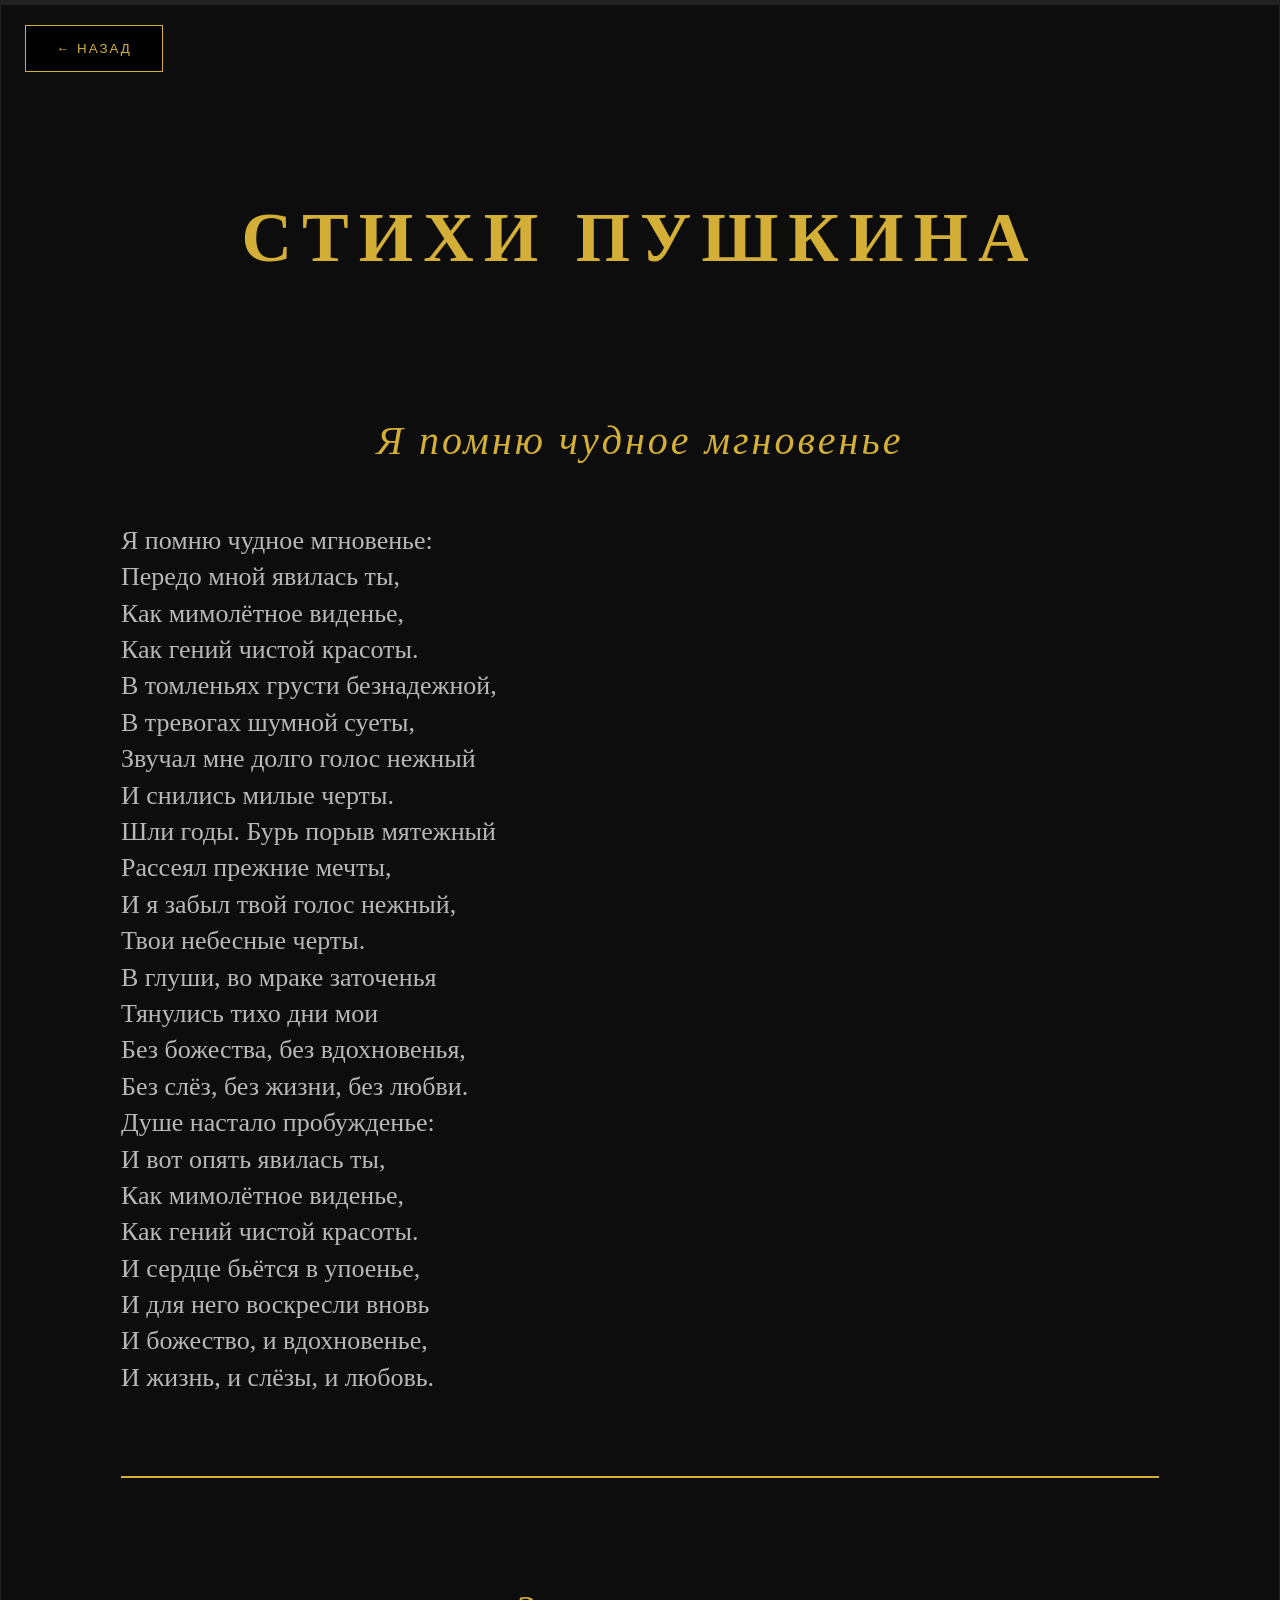
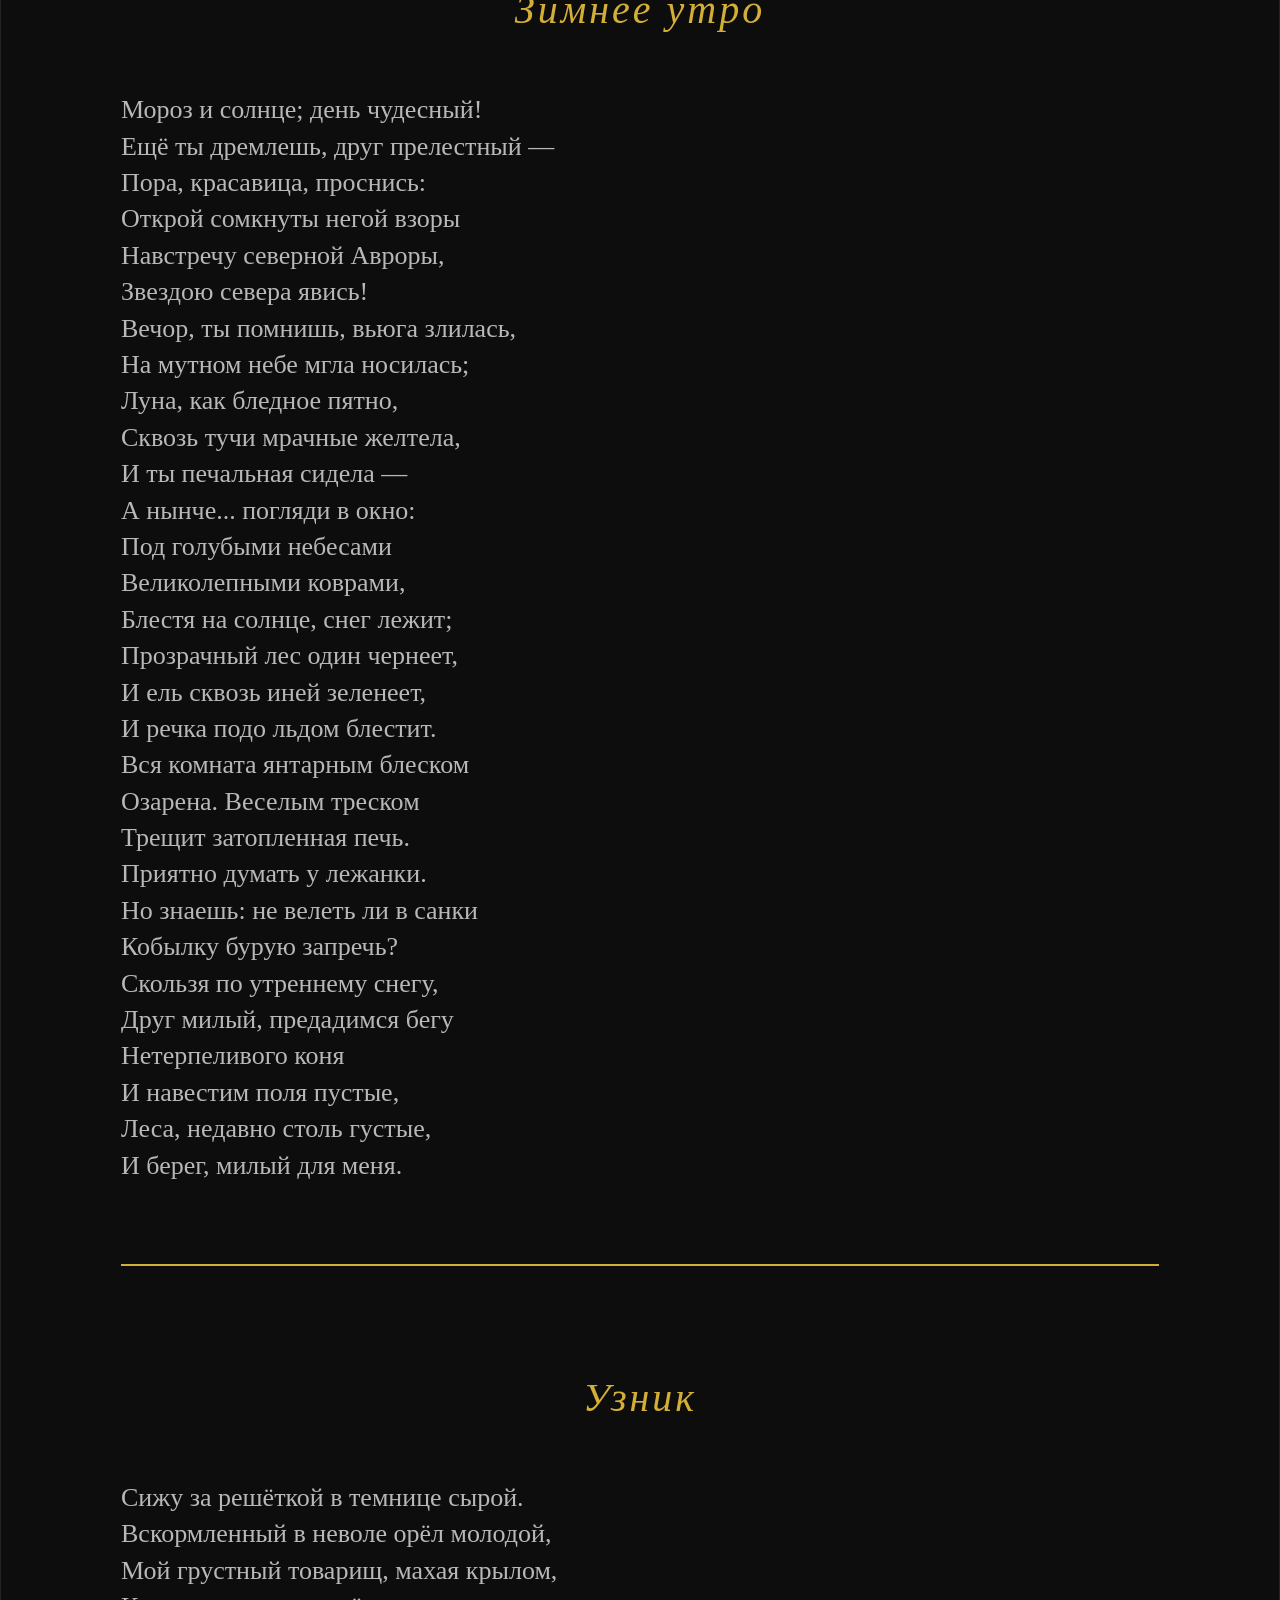
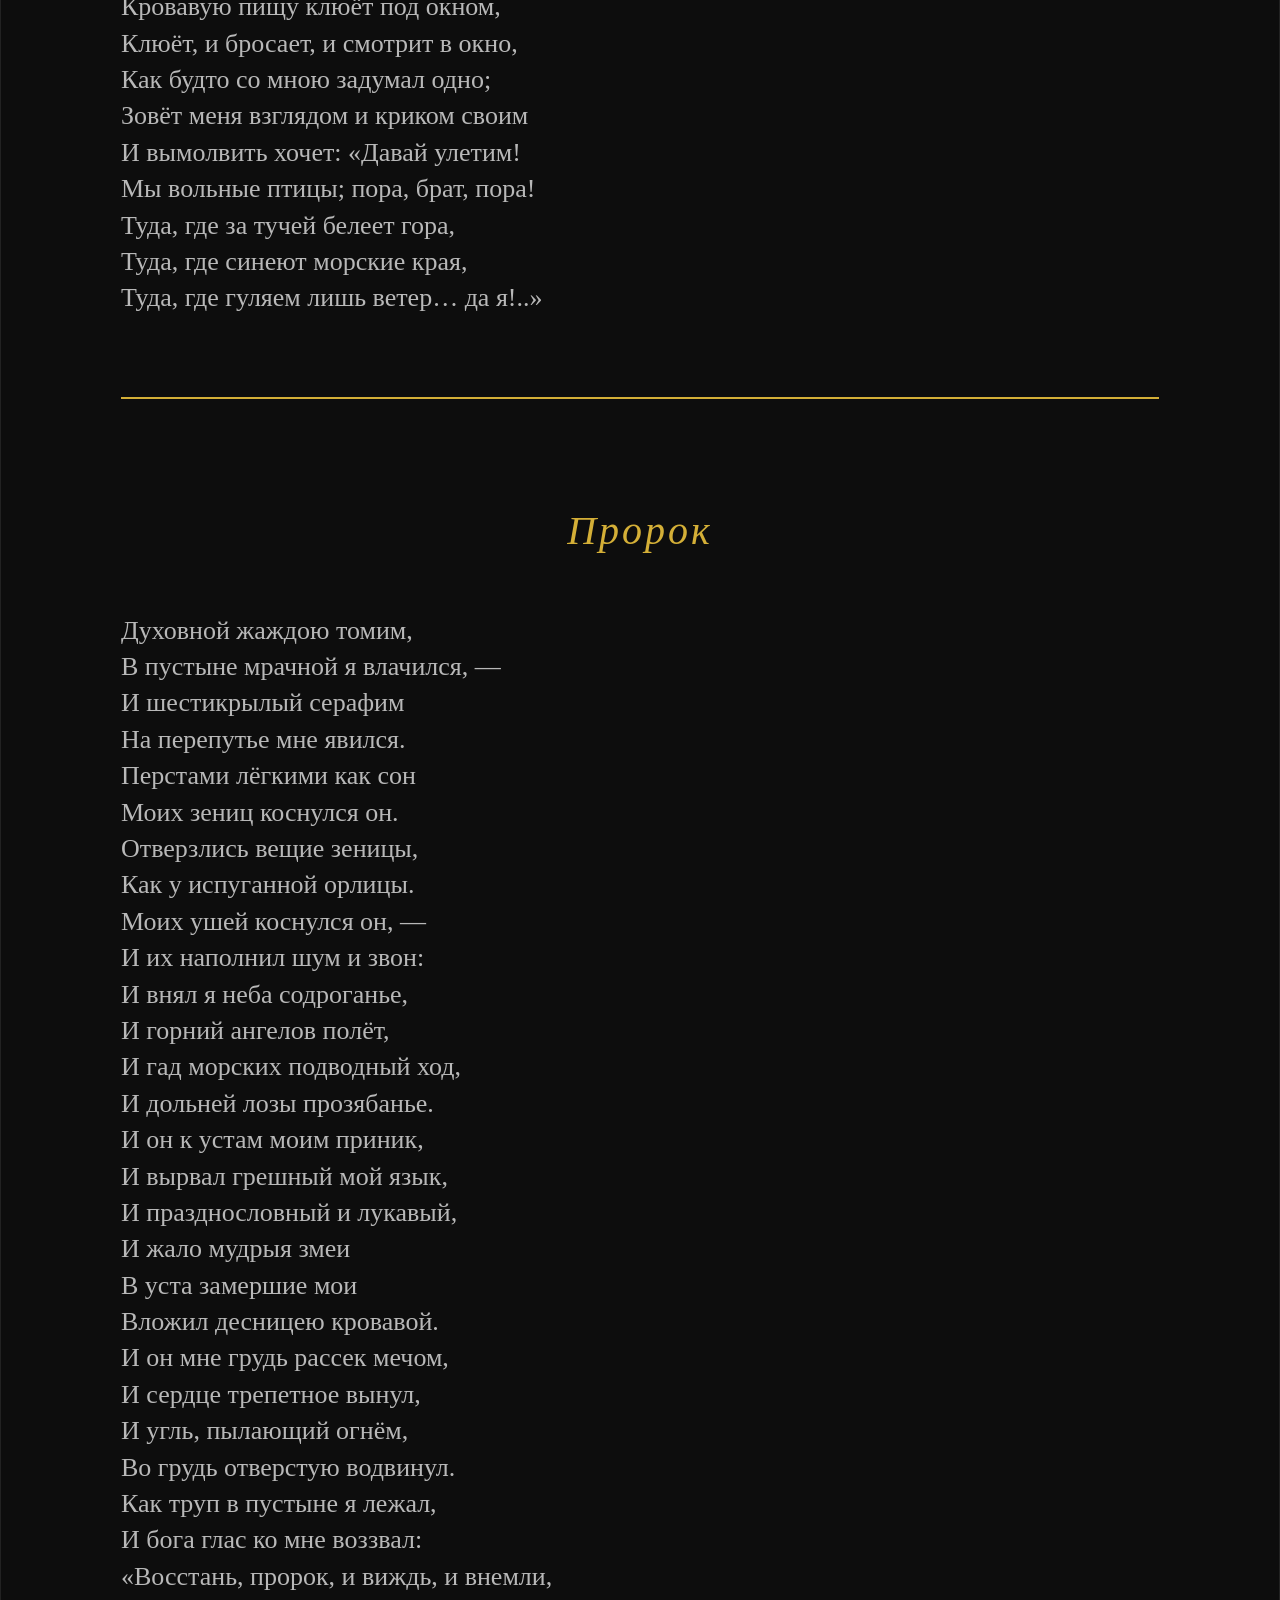
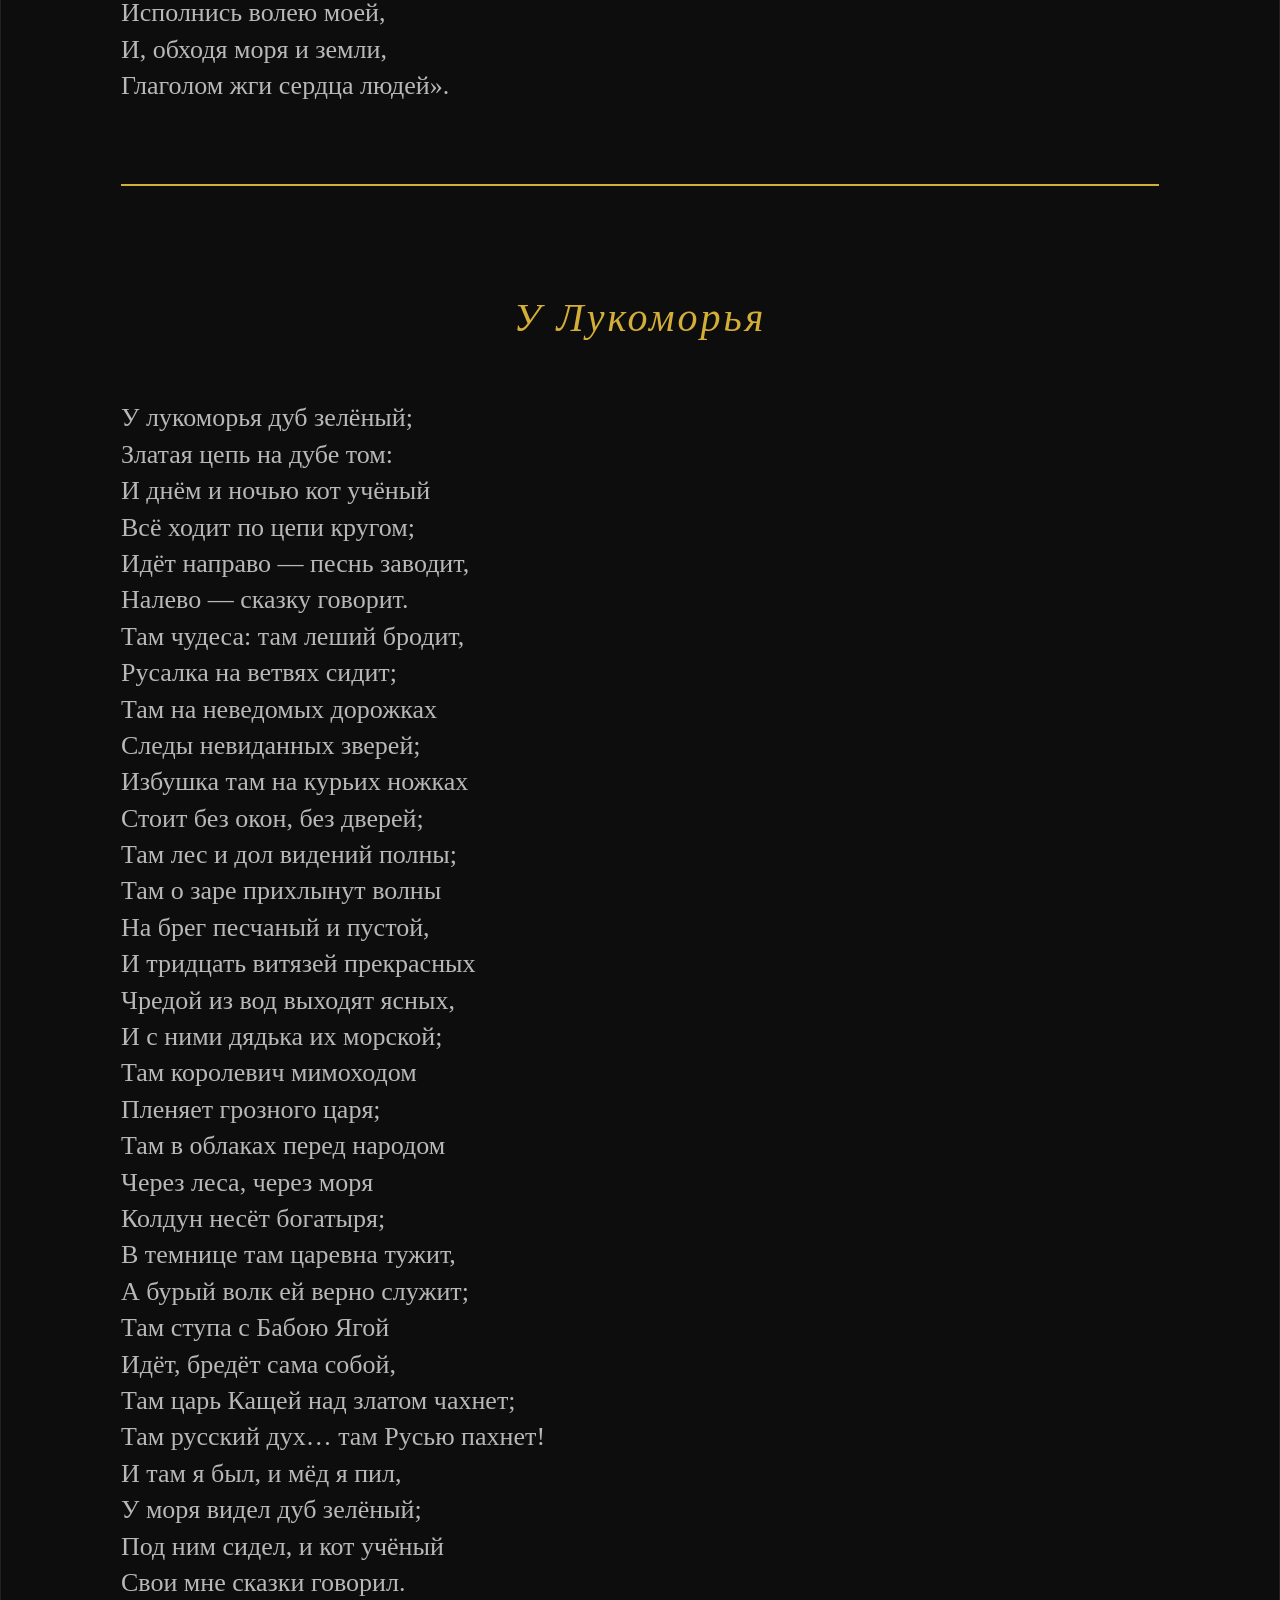
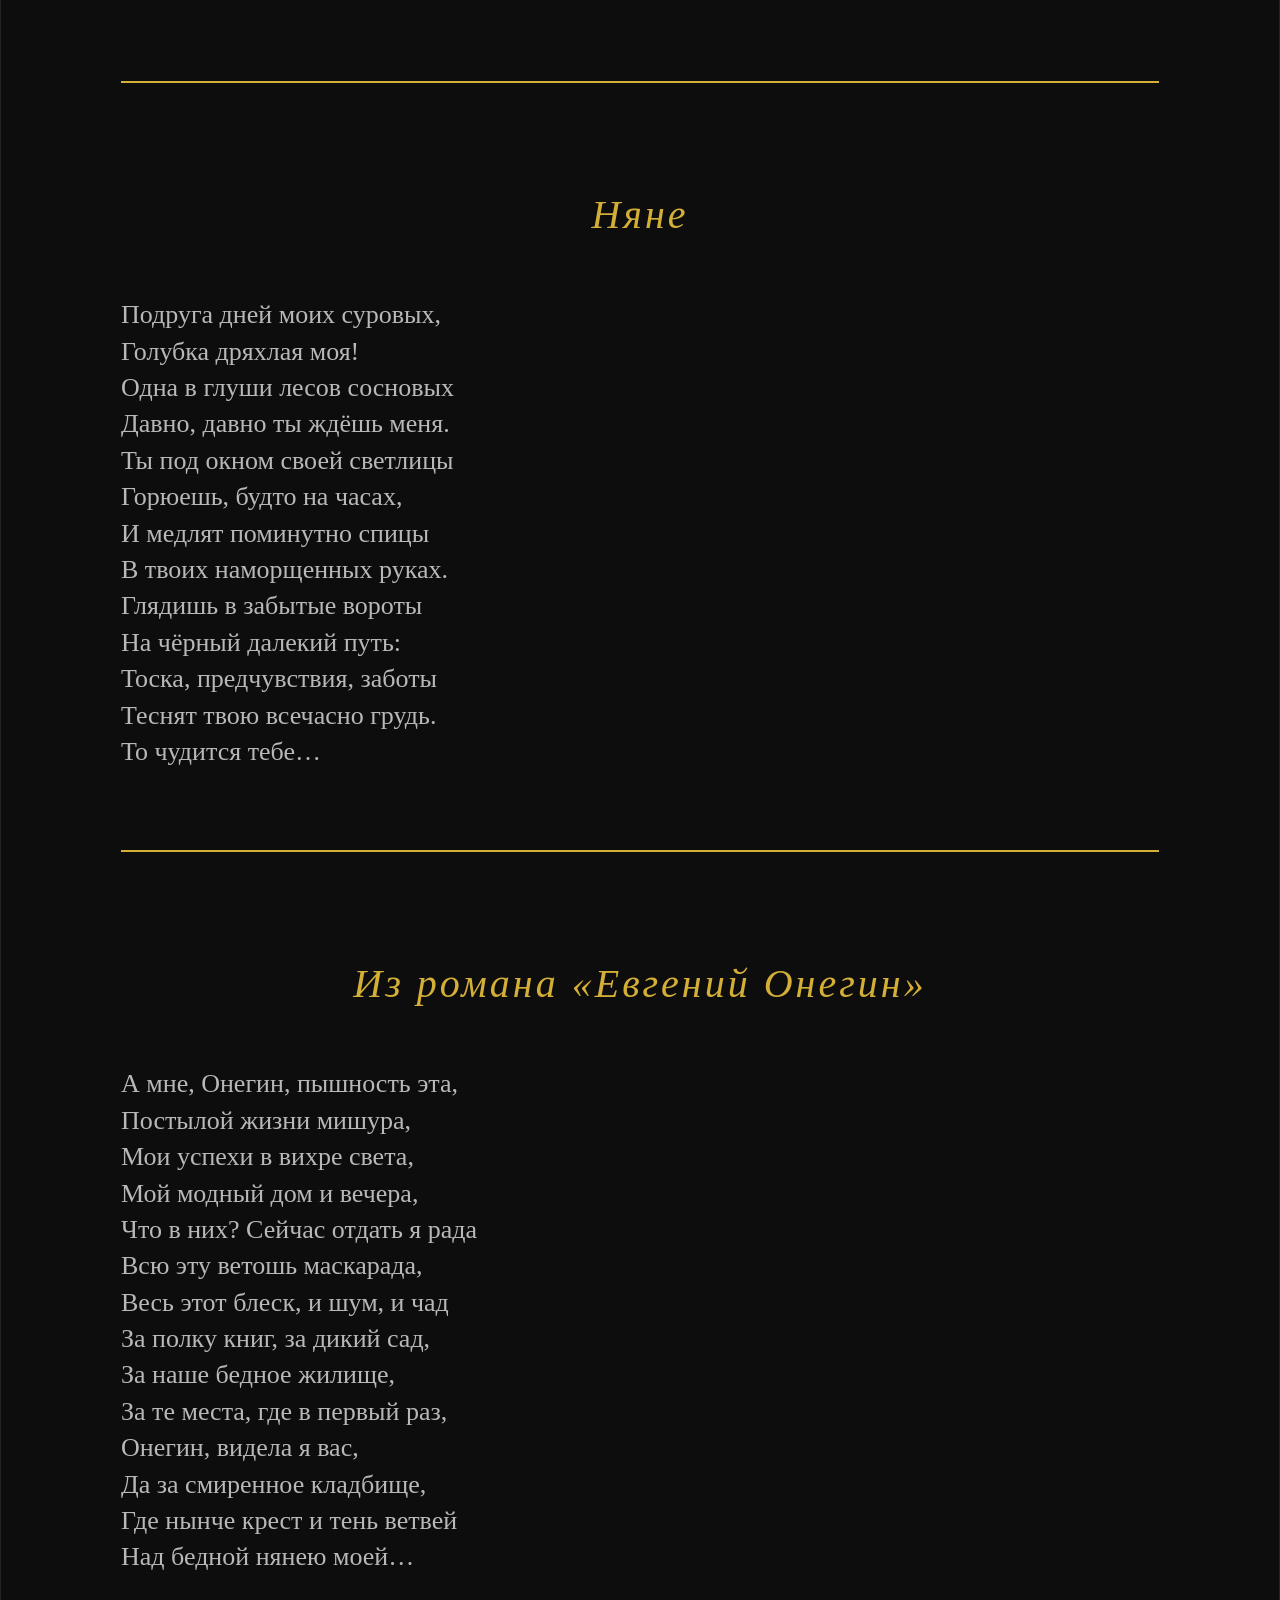
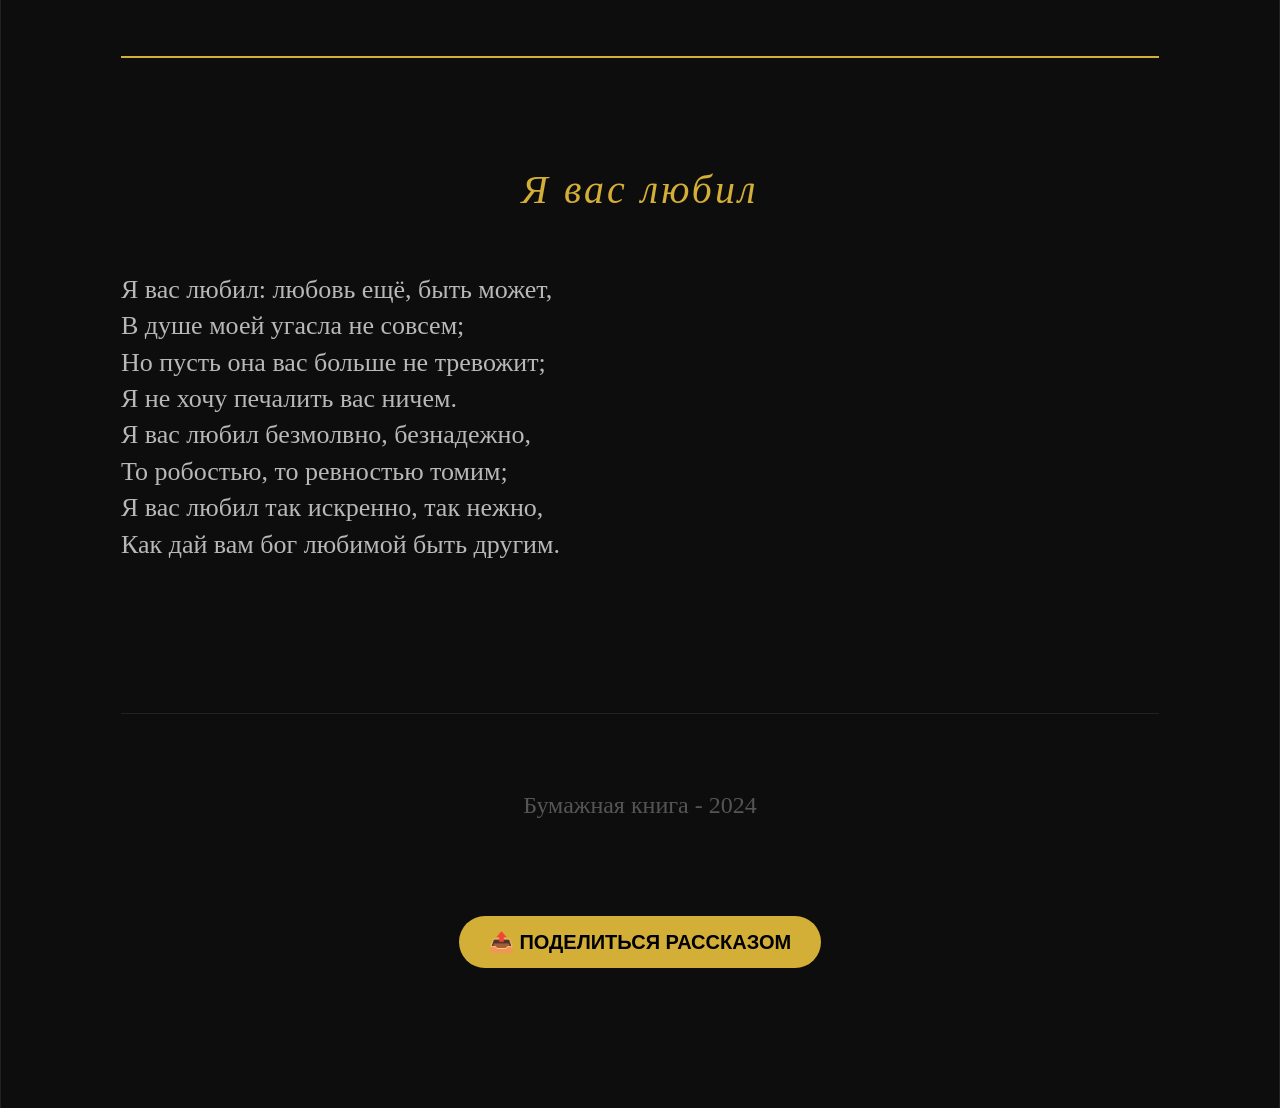
<file: pushkin.html>
<!DOCTYPE html>
<html lang="ru">
<head>
    <meta charset="UTF-8">
    <title>СТИХИ ПУШКИНА - БУМАЖНАЯ КНИГА</title>
    <link rel="icon" type="image/x-icon" href="favicon.ico">
    <link rel="stylesheet" href="common.css">
    <script src="global.js" defer></script>
    <style>
        .poem {
            margin: 60px 0;
        }
        .poem p {
            text-indent: 0;
            margin: 0;
            padding: 0;
            font-size: 26px;
            text-align: left;
            line-height: 1.4;
        }
        .poem-title {
            color: var(--gold);
            font-size: 40px;
            margin: 40px 0 30px 0;
            font-style: italic;
            text-align: center;
            letter-spacing: 3px;
        }
        hr {
            border: none;
            border-top: 2px solid var(--gold);
            margin: 80px 0;
            width: 100%;
        }
    </style>
</head>
<body>
    <div class="back-nav"><button class="back-btn" onclick="location.href='index.html'">← НАЗАД</button></div>
    <div class="manuscript">
        <h1>СТИХИ ПУШКИНА</h1>

        <div class="poem">
            <div class="poem-title">Я помню чудное мгновенье</div>
            <p>Я помню чудное мгновенье:</p>
            <p>Передо мной явилась ты,</p>
            <p>Как мимолётное виденье,</p>
            <p>Как гений чистой красоты.</p>
            <p>В томленьях грусти безнадежной,</p>
            <p>В тревогах шумной суеты,</p>
            <p>Звучал мне долго голос нежный</p>
            <p>И снились милые черты.</p>
            <p>Шли годы. Бурь порыв мятежный</p>
            <p>Рассеял прежние мечты,</p>
            <p>И я забыл твой голос нежный,</p>
            <p>Твои небесные черты.</p>
            <p>В глуши, во мраке заточенья</p>
            <p>Тянулись тихо дни мои</p>
            <p>Без божества, без вдохновенья,</p>
            <p>Без слёз, без жизни, без любви.</p>
            <p>Душе настало пробужденье:</p>
            <p>И вот опять явилась ты,</p>
            <p>Как мимолётное виденье,</p>
            <p>Как гений чистой красоты.</p>
            <p>И сердце бьётся в упоенье,</p>
            <p>И для него воскресли вновь</p>
            <p>И божество, и вдохновенье,</p>
            <p>И жизнь, и слёзы, и любовь.</p>
        </div>

        <hr>

        <div class="poem">
            <div class="poem-title">Зимнее утро</div>
            <p>Мороз и солнце; день чудесный!</p>
            <p>Ещё ты дремлешь, друг прелестный —</p>
            <p>Пора, красавица, проснись:</p>
            <p>Открой сомкнуты негой взоры</p>
            <p>Навстречу северной Авроры,</p>
            <p>Звездою севера явись!</p>
            <p>Вечор, ты помнишь, вьюга злилась,</p>
            <p>На мутном небе мгла носилась;</p>
            <p>Луна, как бледное пятно,</p>
            <p>Сквозь тучи мрачные желтела,</p>
            <p>И ты печальная сидела —</p>
            <p>А нынче... погляди в окно:</p>
            <p>Под голубыми небесами</p>
            <p>Великолепными коврами,</p>
            <p>Блестя на солнце, снег лежит;</p>
            <p>Прозрачный лес один чернеет,</p>
            <p>И ель сквозь иней зеленеет,</p>
            <p>И речка подо льдом блестит.</p>
            <p>Вся комната янтарным блеском</p>
            <p>Озарена. Веселым треском</p>
            <p>Трещит затопленная печь.</p>
            <p>Приятно думать у лежанки.</p>
            <p>Но знаешь: не велеть ли в санки</p>
            <p>Кобылку бурую запречь?</p>
            <p>Скользя по утреннему снегу,</p>
            <p>Друг милый, предадимся бегу</p>
            <p>Нетерпеливого коня</p>
            <p>И навестим поля пустые,</p>
            <p>Леса, недавно столь густые,</p>
            <p>И берег, милый для меня.</p>
        </div>

        <hr>

        <div class="poem">
            <div class="poem-title">Узник</div>
            <p>Сижу за решёткой в темнице сырой.</p>
            <p>Вскормленный в неволе орёл молодой,</p>
            <p>Мой грустный товарищ, махая крылом,</p>
            <p>Кровавую пищу клюёт под окном,</p>
            <p>Клюёт, и бросает, и смотрит в окно,</p>
            <p>Как будто со мною задумал одно;</p>
            <p>Зовёт меня взглядом и криком своим</p>
            <p>И вымолвить хочет: «Давай улетим!</p>
            <p>Мы вольные птицы; пора, брат, пора!</p>
            <p>Туда, где за тучей белеет гора,</p>
            <p>Туда, где синеют морские края,</p>
            <p>Туда, где гуляем лишь ветер… да я!..»</p>
        </div>

        <hr>

        <div class="poem">
            <div class="poem-title">Пророк</div>
            <p>Духовной жаждою томим,</p>
            <p>В пустыне мрачной я влачился, —</p>
            <p>И шестикрылый серафим</p>
            <p>На перепутье мне явился.</p>
            <p>Перстами лёгкими как сон</p>
            <p>Моих зениц коснулся он.</p>
            <p>Отверзлись вещие зеницы,</p>
            <p>Как у испуганной орлицы.</p>
            <p>Моих ушей коснулся он, —</p>
            <p>И их наполнил шум и звон:</p>
            <p>И внял я неба содроганье,</p>
            <p>И горний ангелов полёт,</p>
            <p>И гад морских подводный ход,</p>
            <p>И дольней лозы прозябанье.</p>
            <p>И он к устам моим приник,</p>
            <p>И вырвал грешный мой язык,</p>
            <p>И празднословный и лукавый,</p>
            <p>И жало мудрыя змеи</p>
            <p>В уста замершие мои</p>
            <p>Вложил десницею кровавой.</p>
            <p>И он мне грудь рассек мечом,</p>
            <p>И сердце трепетное вынул,</p>
            <p>И угль, пылающий огнём,</p>
            <p>Во грудь отверстую водвинул.</p>
            <p>Как труп в пустыне я лежал,</p>
            <p>И бога глас ко мне воззвал:</p>
            <p>«Восстань, пророк, и виждь, и внемли,</p>
            <p>Исполнись волею моей,</p>
            <p>И, обходя моря и земли,</p>
            <p>Глаголом жги сердца людей».</p>
        </div>

        <hr>

        <div class="poem">
            <div class="poem-title">У Лукоморья</div>
            <p>У лукоморья дуб зелёный;</p>
            <p>Златая цепь на дубе том:</p>
            <p>И днём и ночью кот учёный</p>
            <p>Всё ходит по цепи кругом;</p>
            <p>Идёт направо — песнь заводит,</p>
            <p>Налево — сказку говорит.</p>
            <p>Там чудеса: там леший бродит,</p>
            <p>Русалка на ветвях сидит;</p>
            <p>Там на неведомых дорожках</p>
            <p>Следы невиданных зверей;</p>
            <p>Избушка там на курьих ножках</p>
            <p>Стоит без окон, без дверей;</p>
            <p>Там лес и дол видений полны;</p>
            <p>Там о заре прихлынут волны</p>
            <p>На брег песчаный и пустой,</p>
            <p>И тридцать витязей прекрасных</p>
            <p>Чредой из вод выходят ясных,</p>
            <p>И с ними дядька их морской;</p>
            <p>Там королевич мимоходом</p>
            <p>Пленяет грозного царя;</p>
            <p>Там в облаках перед народом</p>
            <p>Через леса, через моря</p>
            <p>Колдун несёт богатыря;</p>
            <p>В темнице там царевна тужит,</p>
            <p>А бурый волк ей верно служит;</p>
            <p>Там ступа с Бабою Ягой</p>
            <p>Идёт, бредёт сама собой,</p>
            <p>Там царь Кащей над златом чахнет;</p>
            <p>Там русский дух… там Русью пахнет!</p>
            <p>И там я был, и мёд я пил,</p>
            <p>У моря видел дуб зелёный;</p>
            <p>Под ним сидел, и кот учёный</p>
            <p>Свои мне сказки говорил.</p>
        </div>

        <hr>

        <div class="poem">
            <div class="poem-title">Няне</div>
            <p>Подруга дней моих суровых,</p>
            <p>Голубка дряхлая моя!</p>
            <p>Одна в глуши лесов сосновых</p>
            <p>Давно, давно ты ждёшь меня.</p>
            <p>Ты под окном своей светлицы</p>
            <p>Горюешь, будто на часах,</p>
            <p>И медлят поминутно спицы</p>
            <p>В твоих наморщенных руках.</p>
            <p>Глядишь в забытые вороты</p>
            <p>На чёрный далекий путь:</p>
            <p>Тоска, предчувствия, заботы</p>
            <p>Теснят твою всечасно грудь.</p>
            <p>То чудится тебе…</p>
        </div>

        <hr>

        <div class="poem">
            <div class="poem-title">Из романа «Евгений Онегин»</div>
            <p>А мне, Онегин, пышность эта,</p>
            <p>Постылой жизни мишура,</p>
            <p>Мои успехи в вихре света,</p>
            <p>Мой модный дом и вечера,</p>
            <p>Что в них? Сейчас отдать я рада</p>
            <p>Всю эту ветошь маскарада,</p>
            <p>Весь этот блеск, и шум, и чад</p>
            <p>За полку книг, за дикий сад,</p>
            <p>За наше бедное жилище,</p>
            <p>За те места, где в первый раз,</p>
            <p>Онегин, видела я вас,</p>
            <p>Да за смиренное кладбище,</p>
            <p>Где нынче крест и тень ветвей</p>
            <p>Над бедной нянею моей…</p>
        </div>

        <hr>

        <div class="poem">
            <div class="poem-title">Я вас любил</div>
            <p>Я вас любил: любовь ещё, быть может,</p>
            <p>В душе моей угасла не совсем;</p>
            <p>Но пусть она вас больше не тревожит;</p>
            <p>Я не хочу печалить вас ничем.</p>
            <p>Я вас любил безмолвно, безнадежно,</p>
            <p>То робостью, то ревностью томим;</p>
            <p>Я вас любил так искренно, так нежно,</p>
            <p>Как дай вам бог любимой быть другим.</p>
        </div>

        <footer>Бумажная книга - 2024</footer>
    </div>
</body>
</html>
</file>
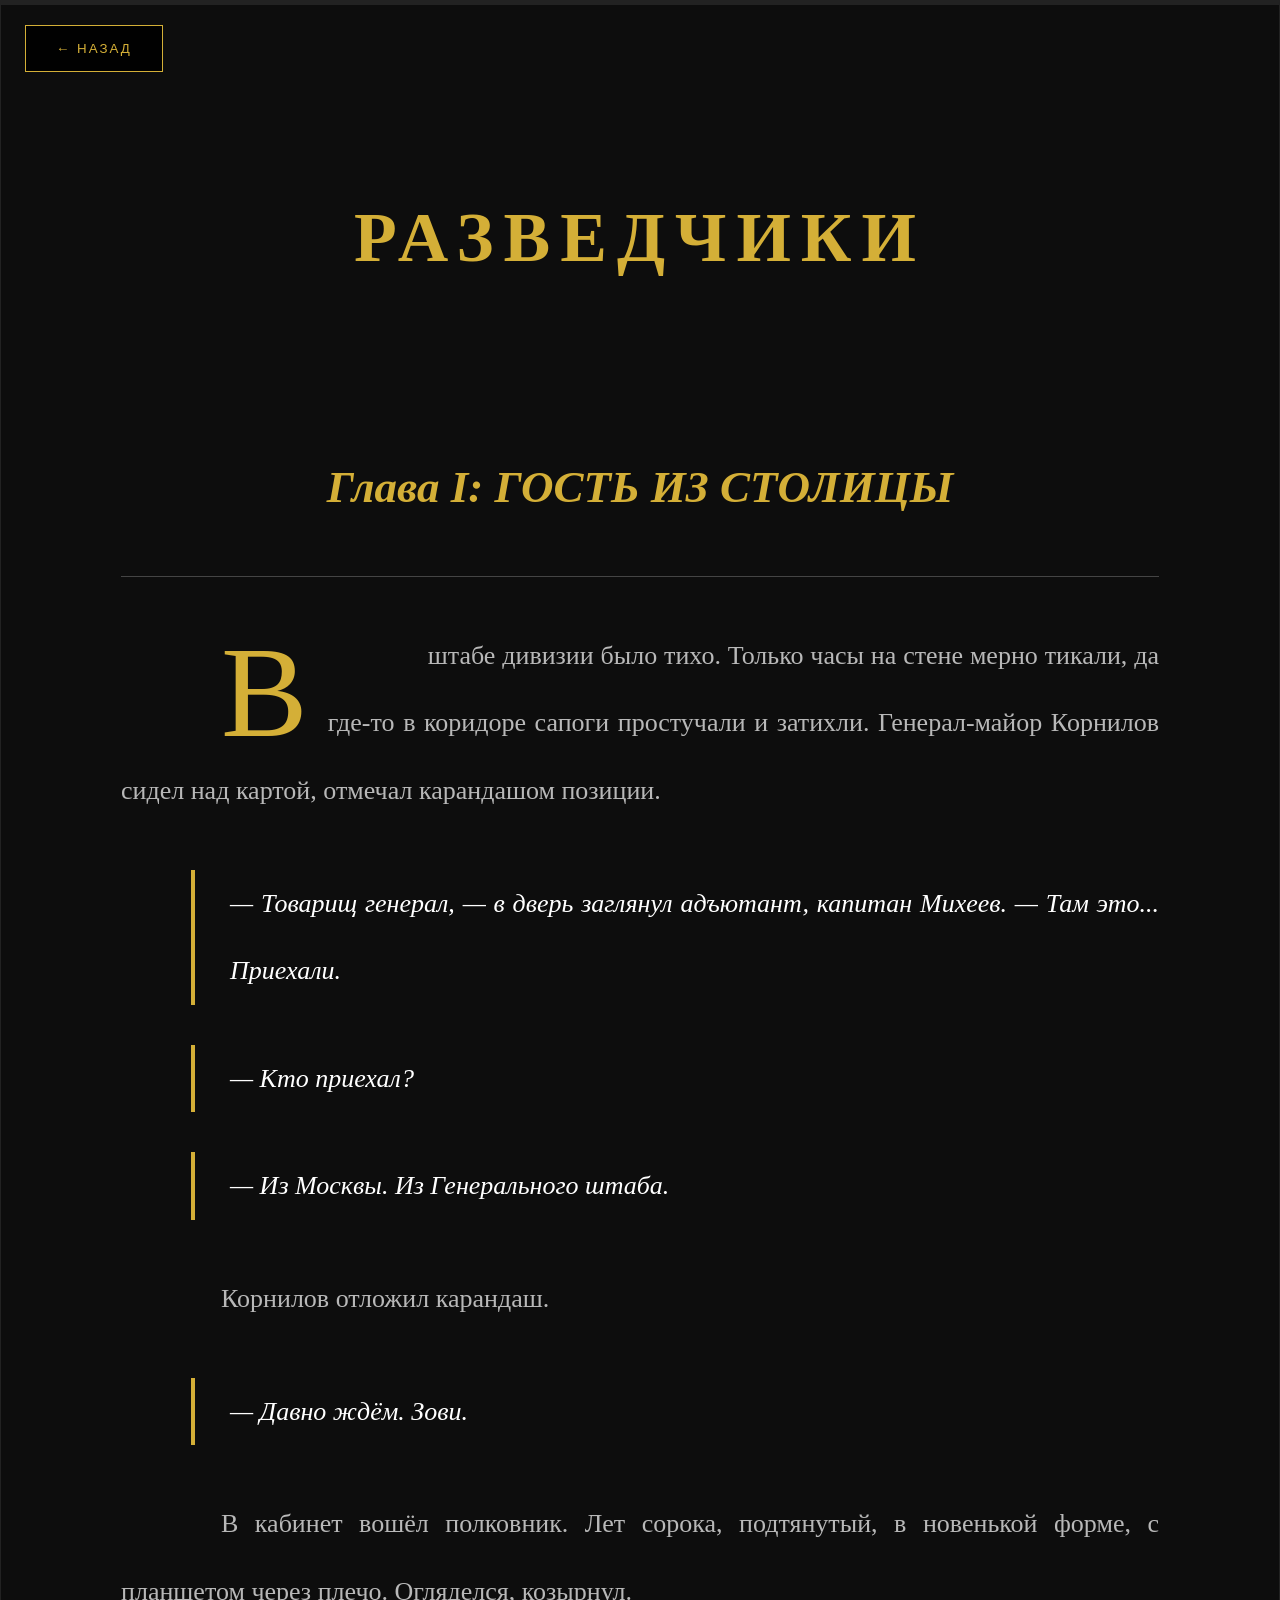
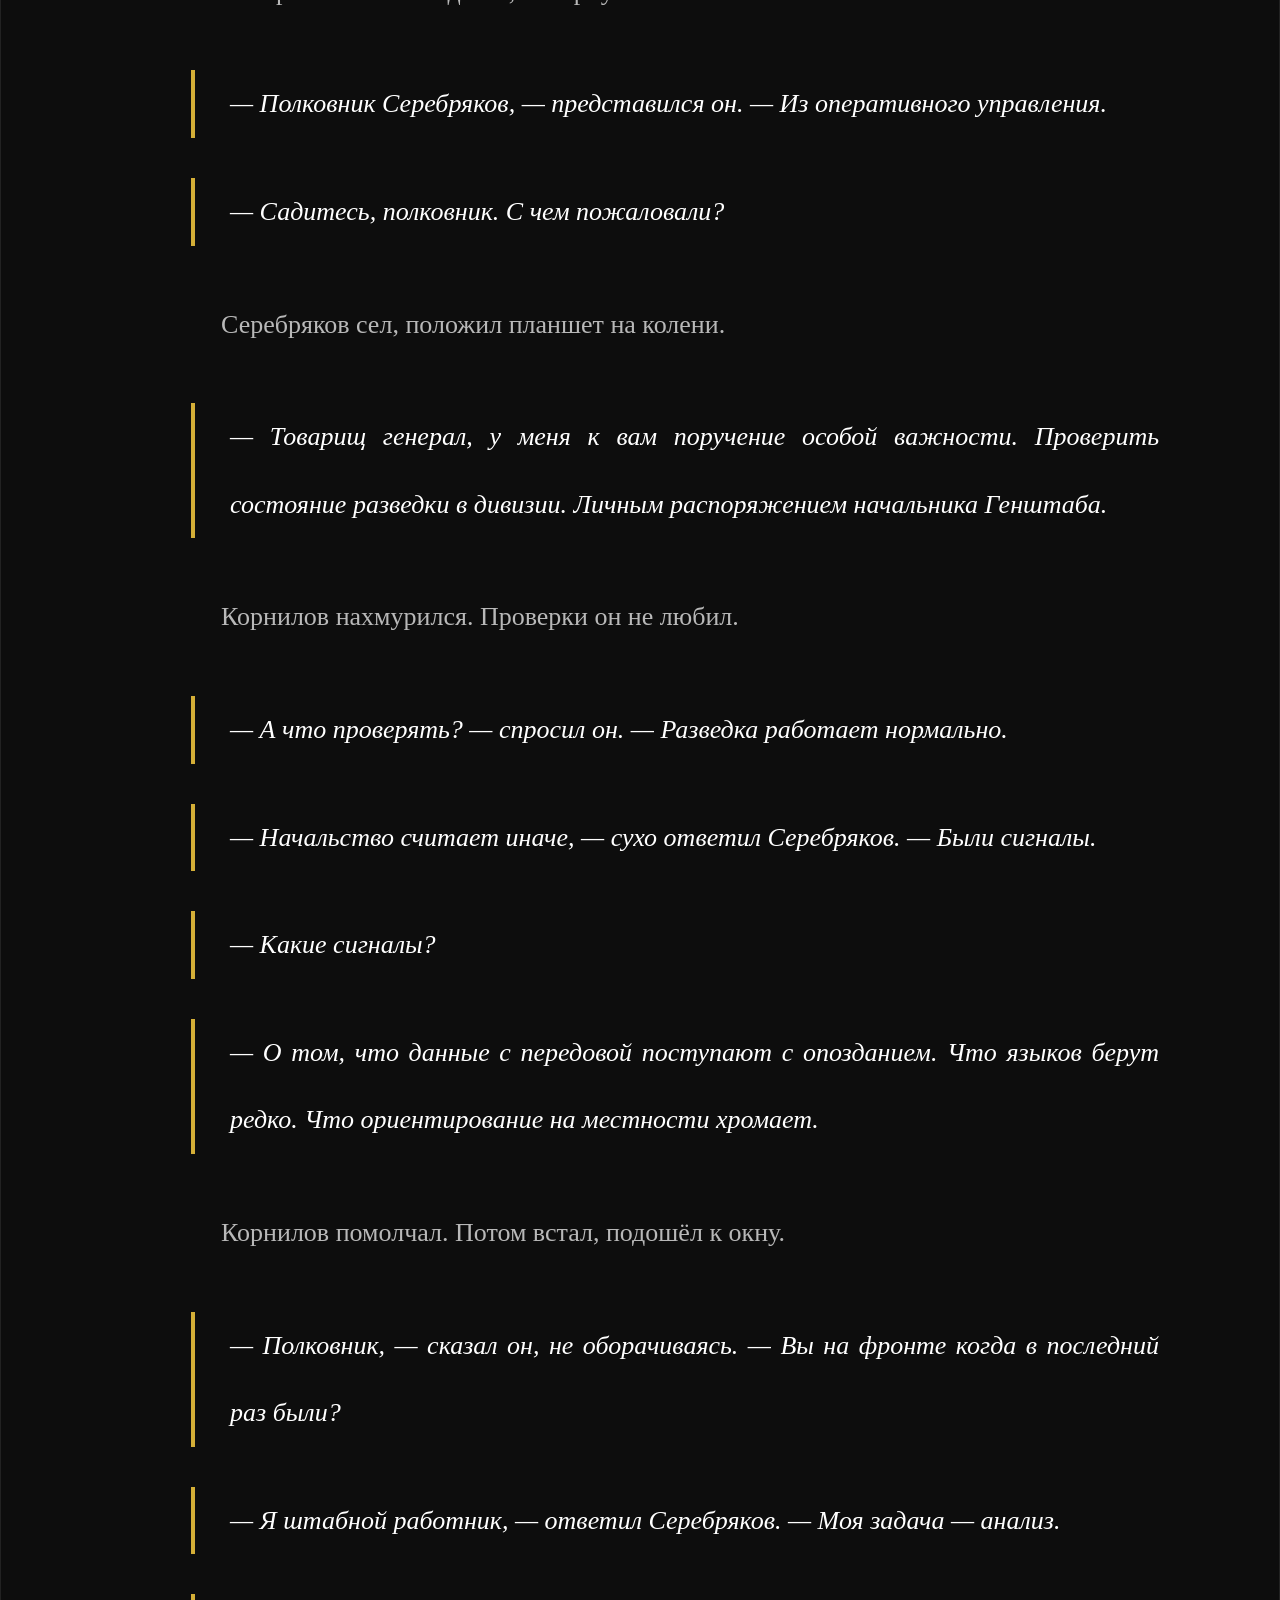
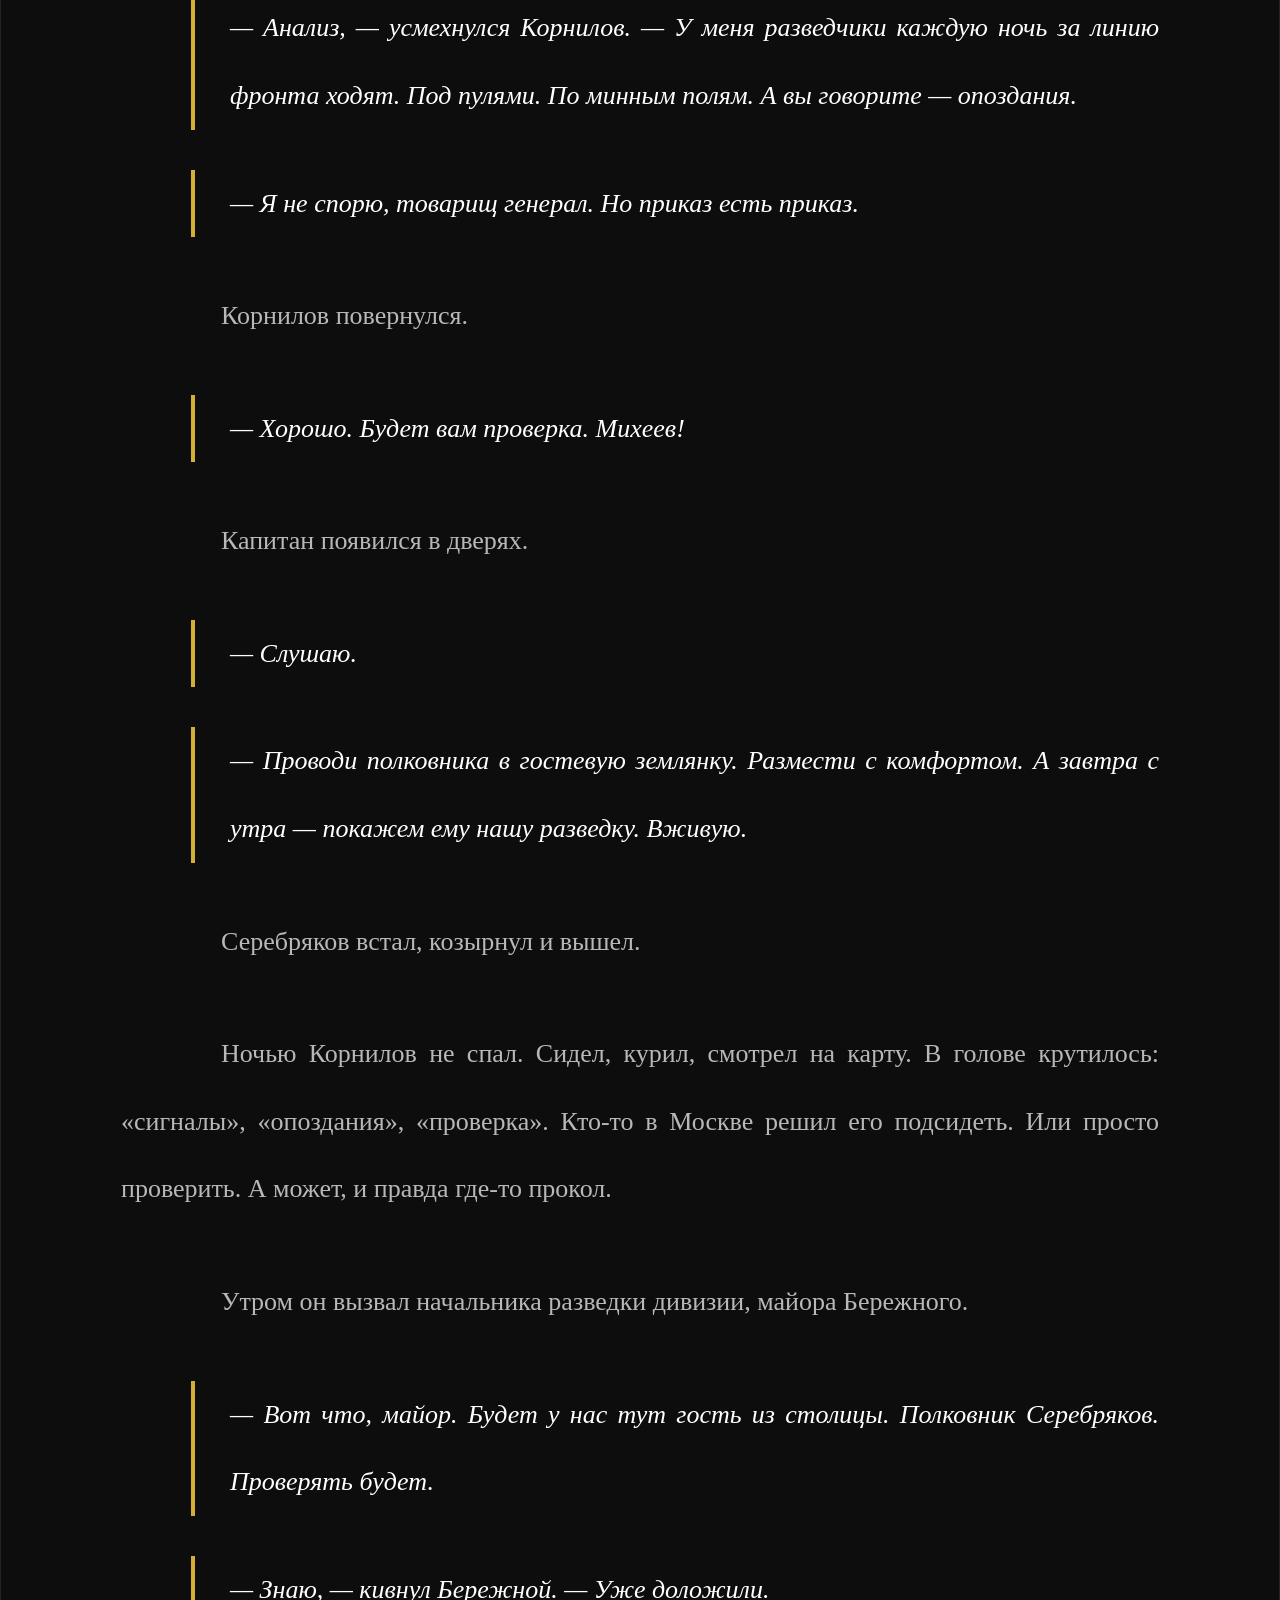
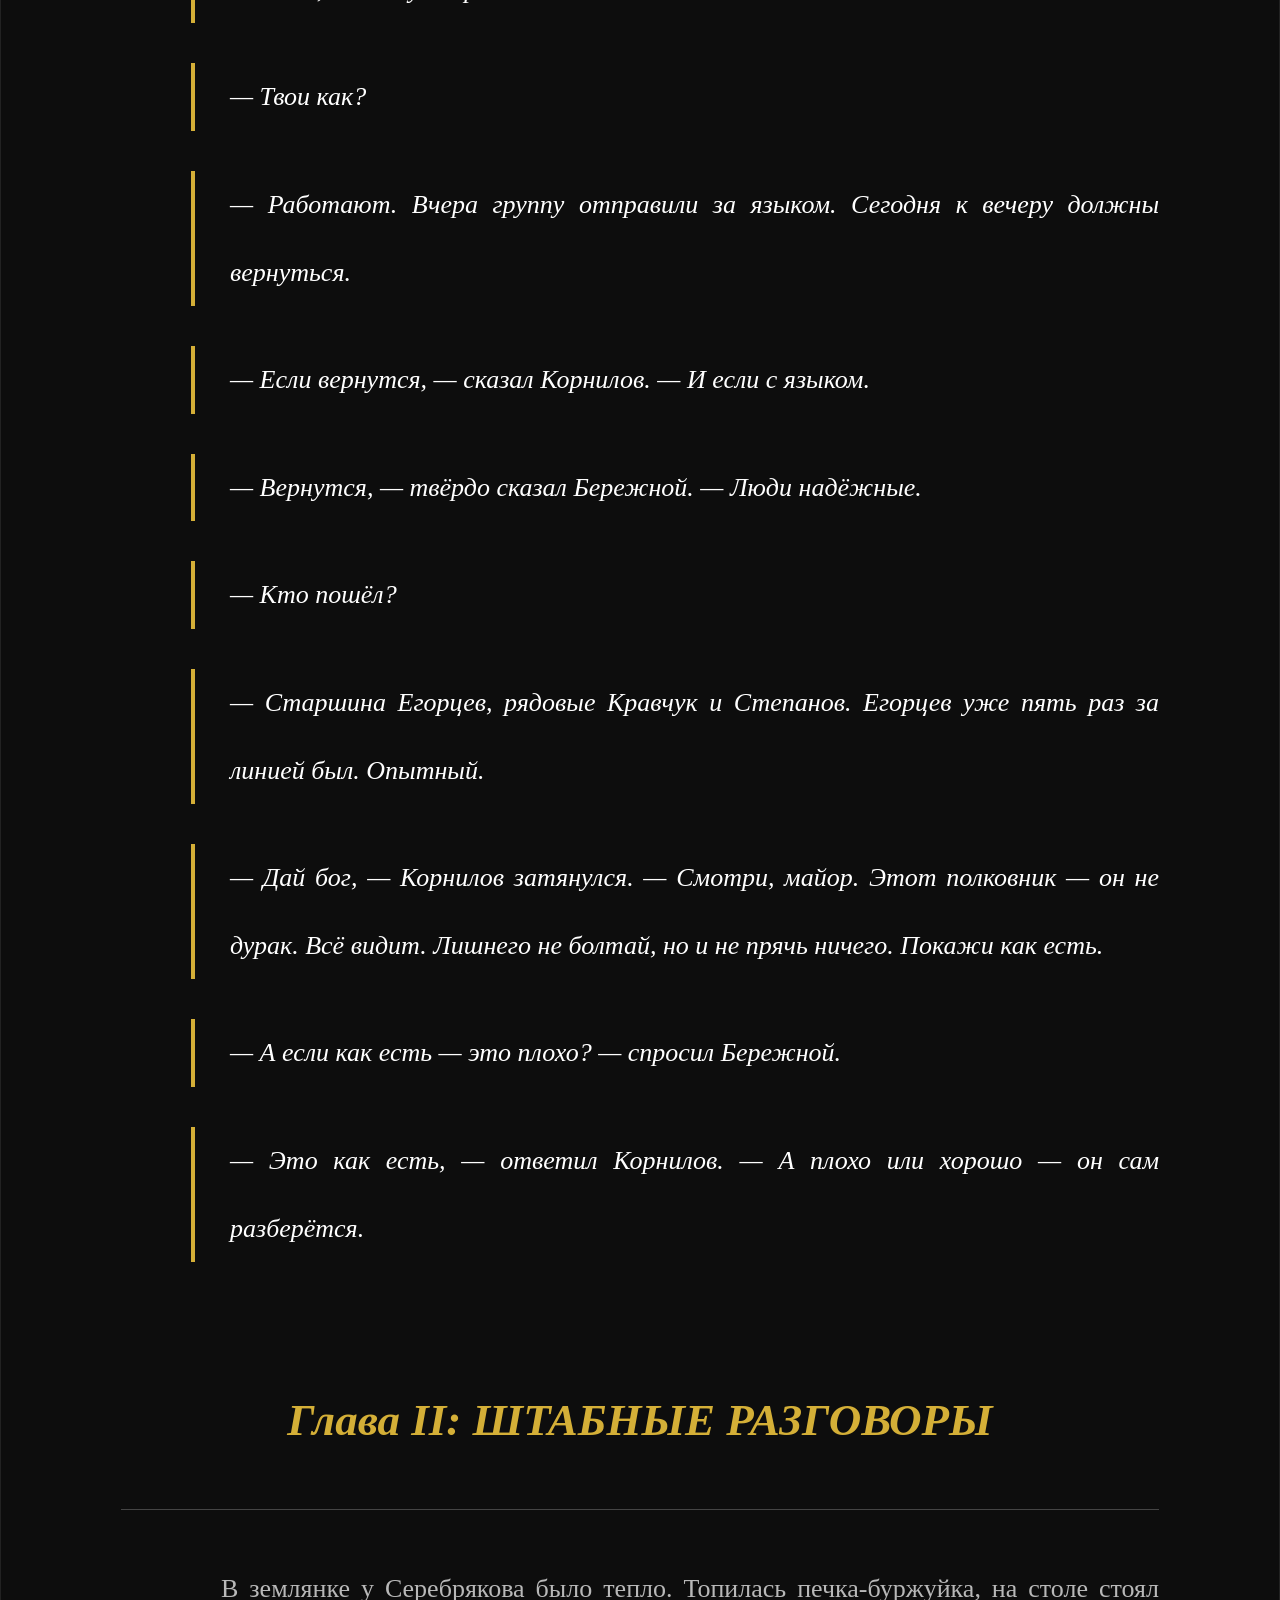
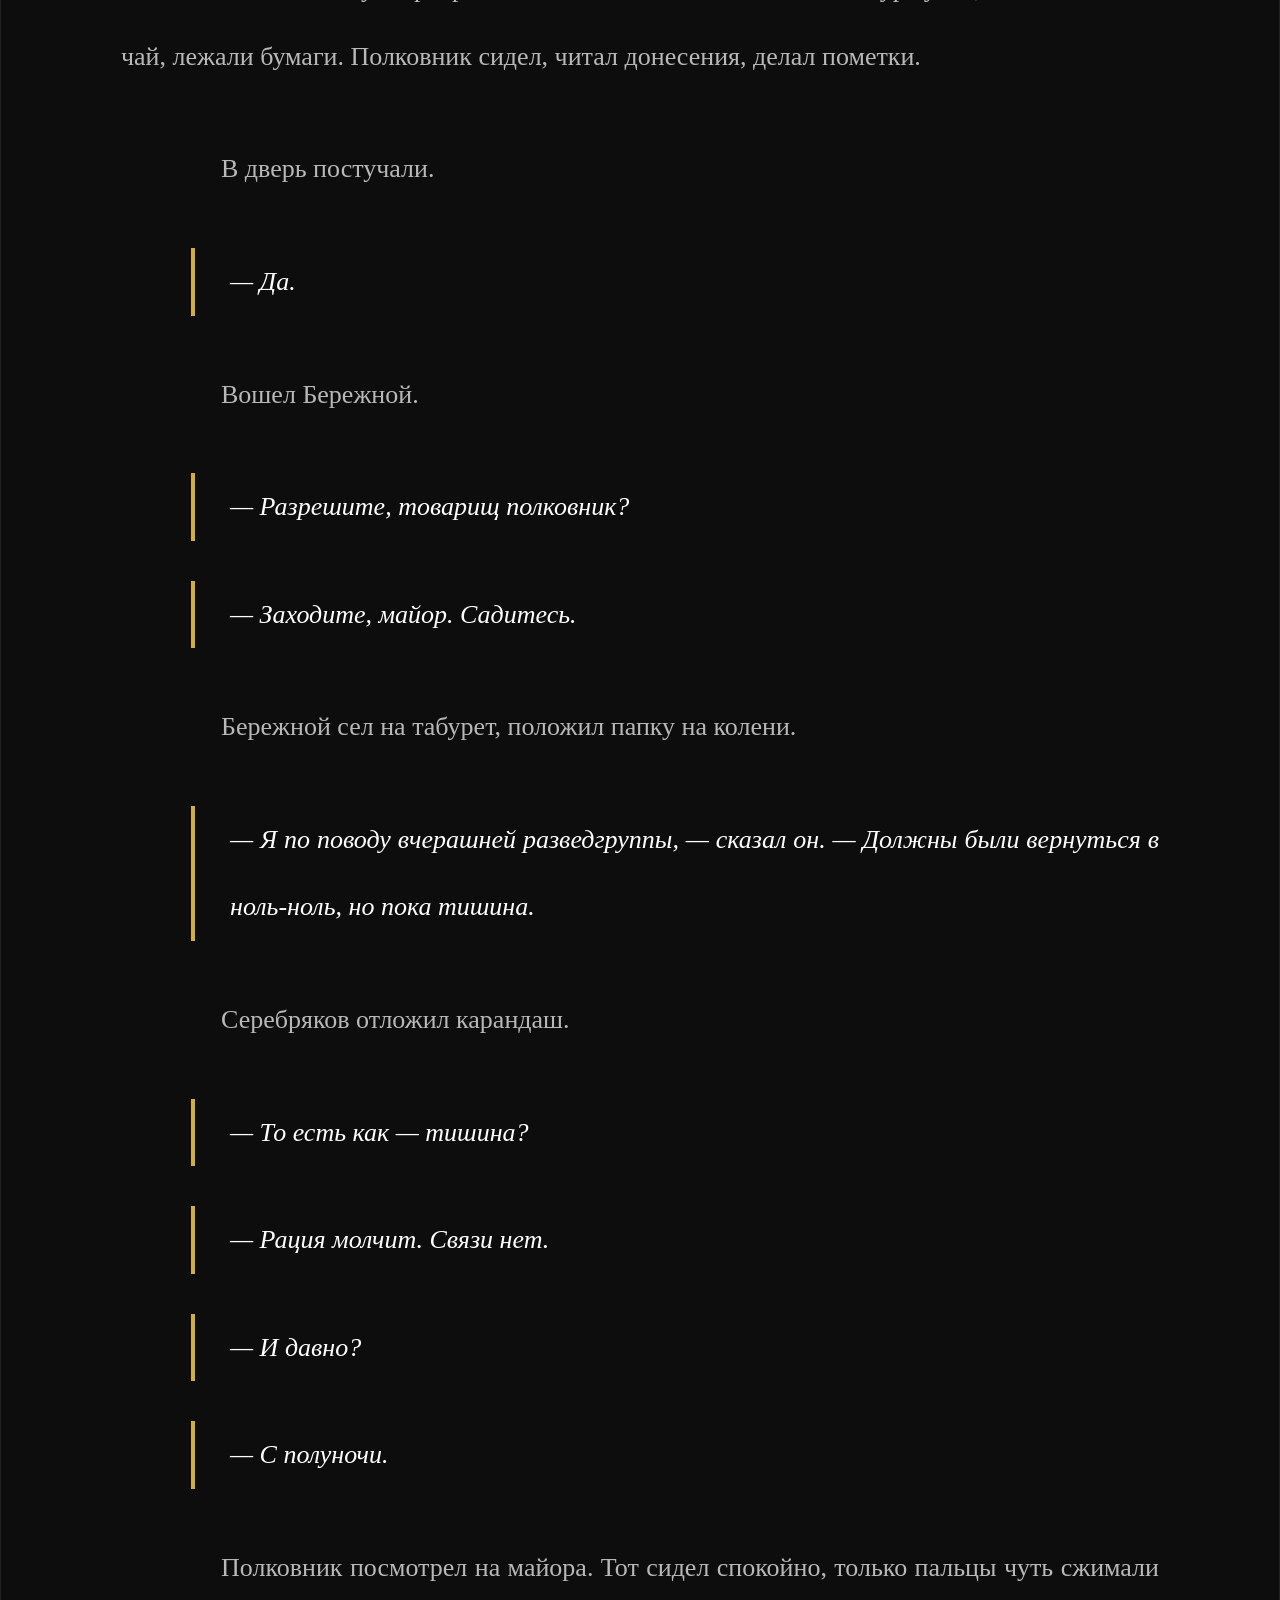
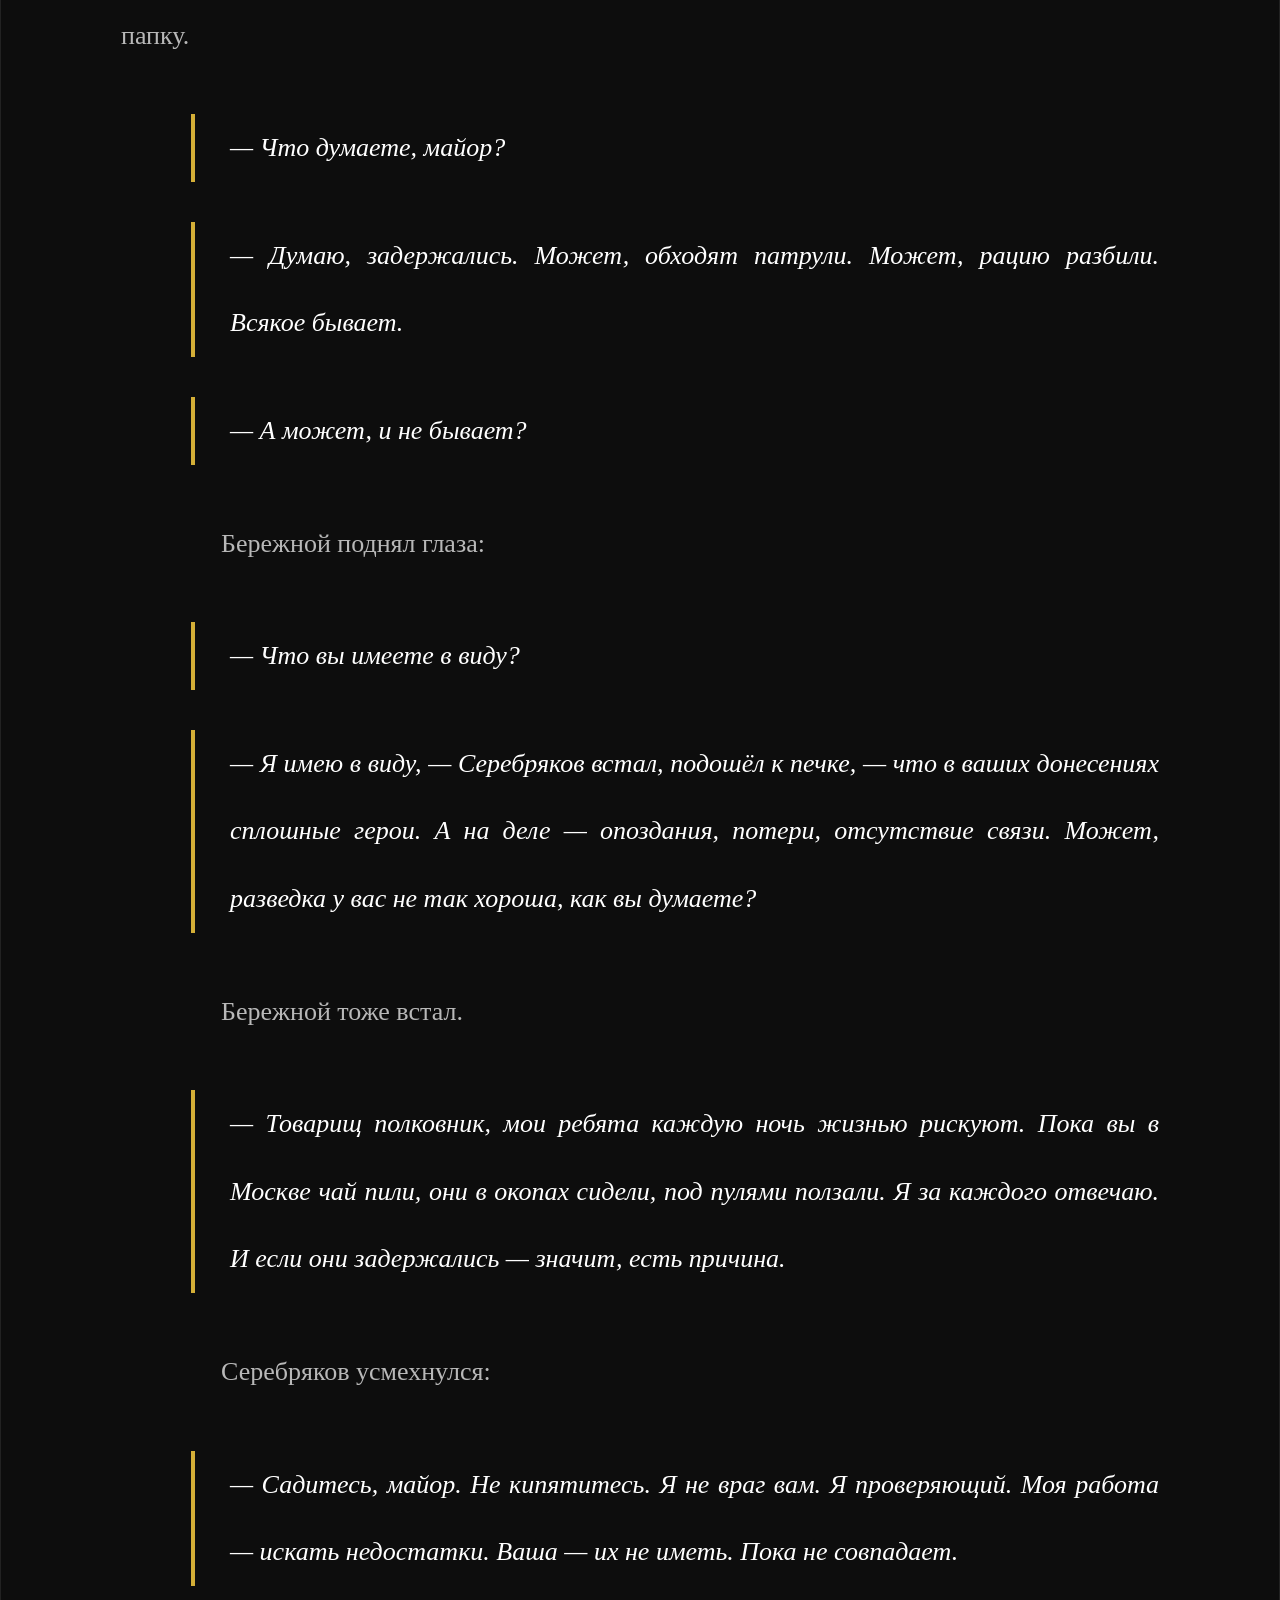
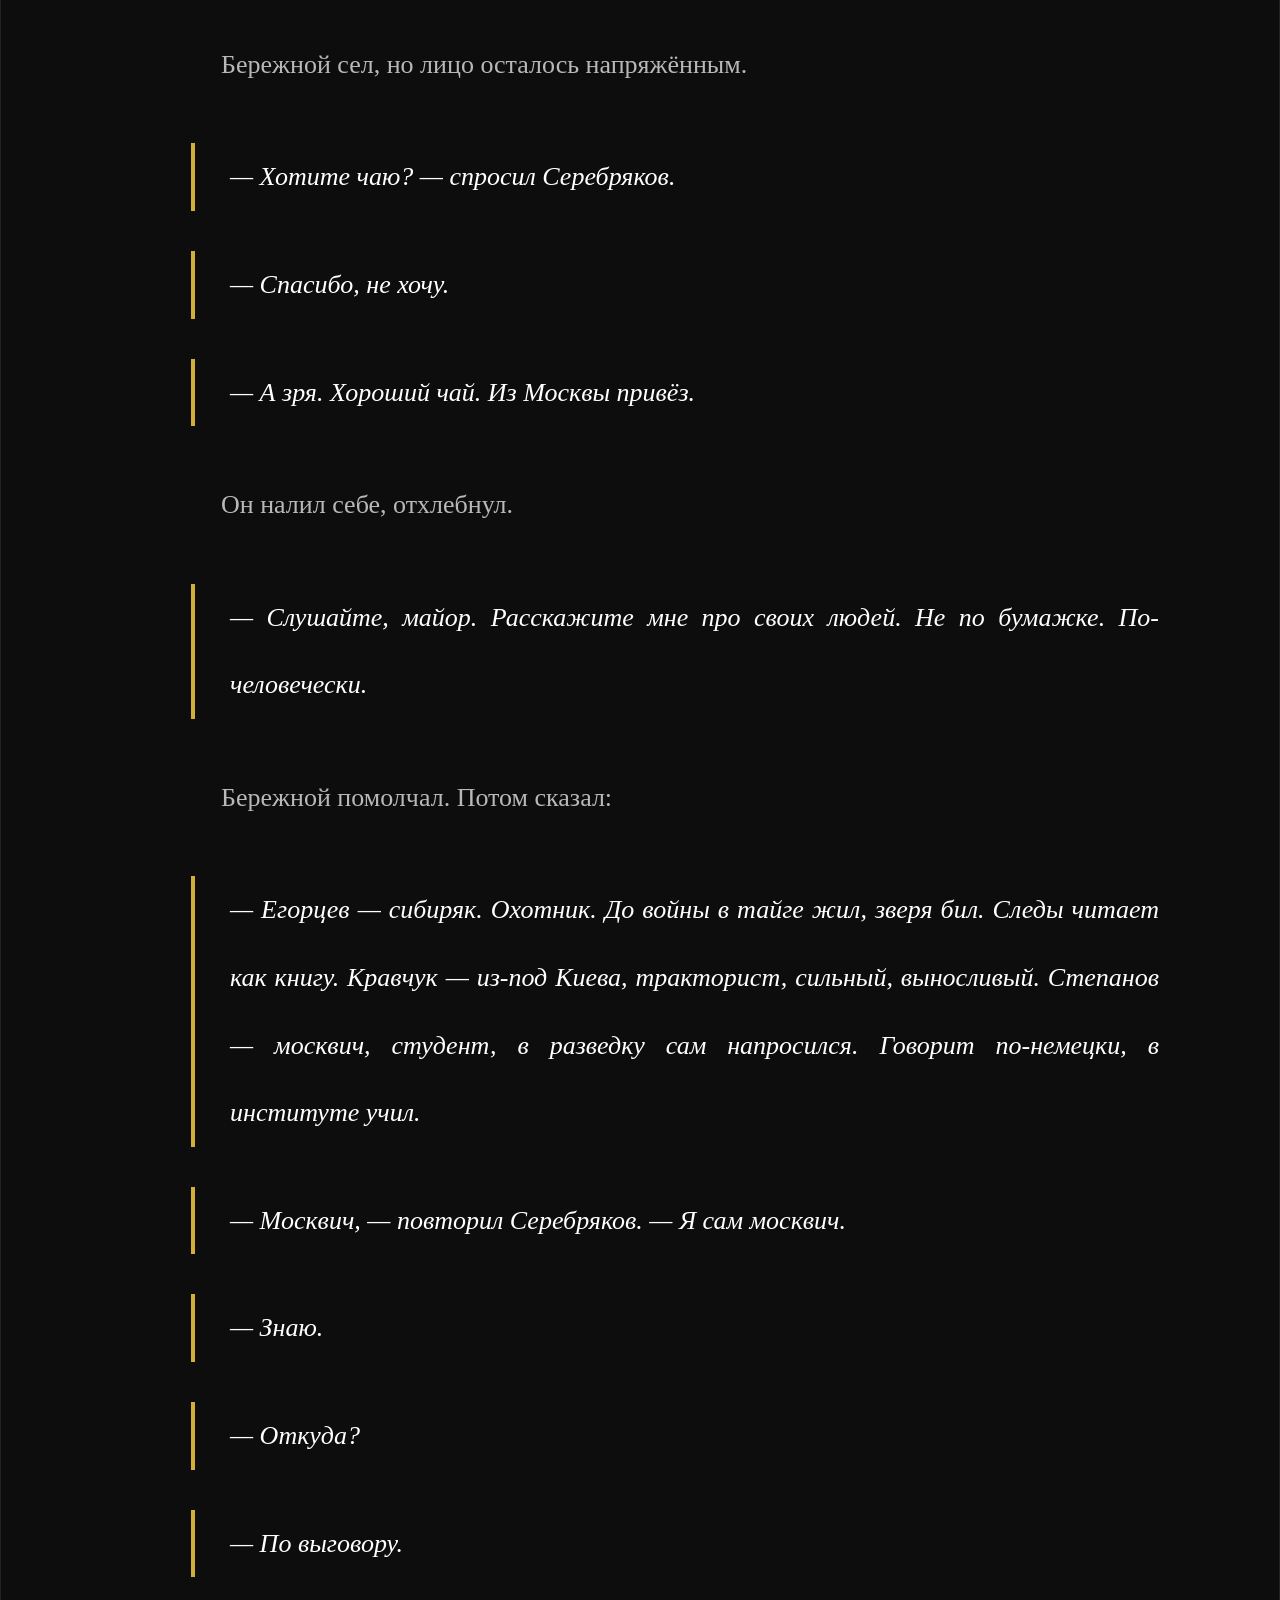
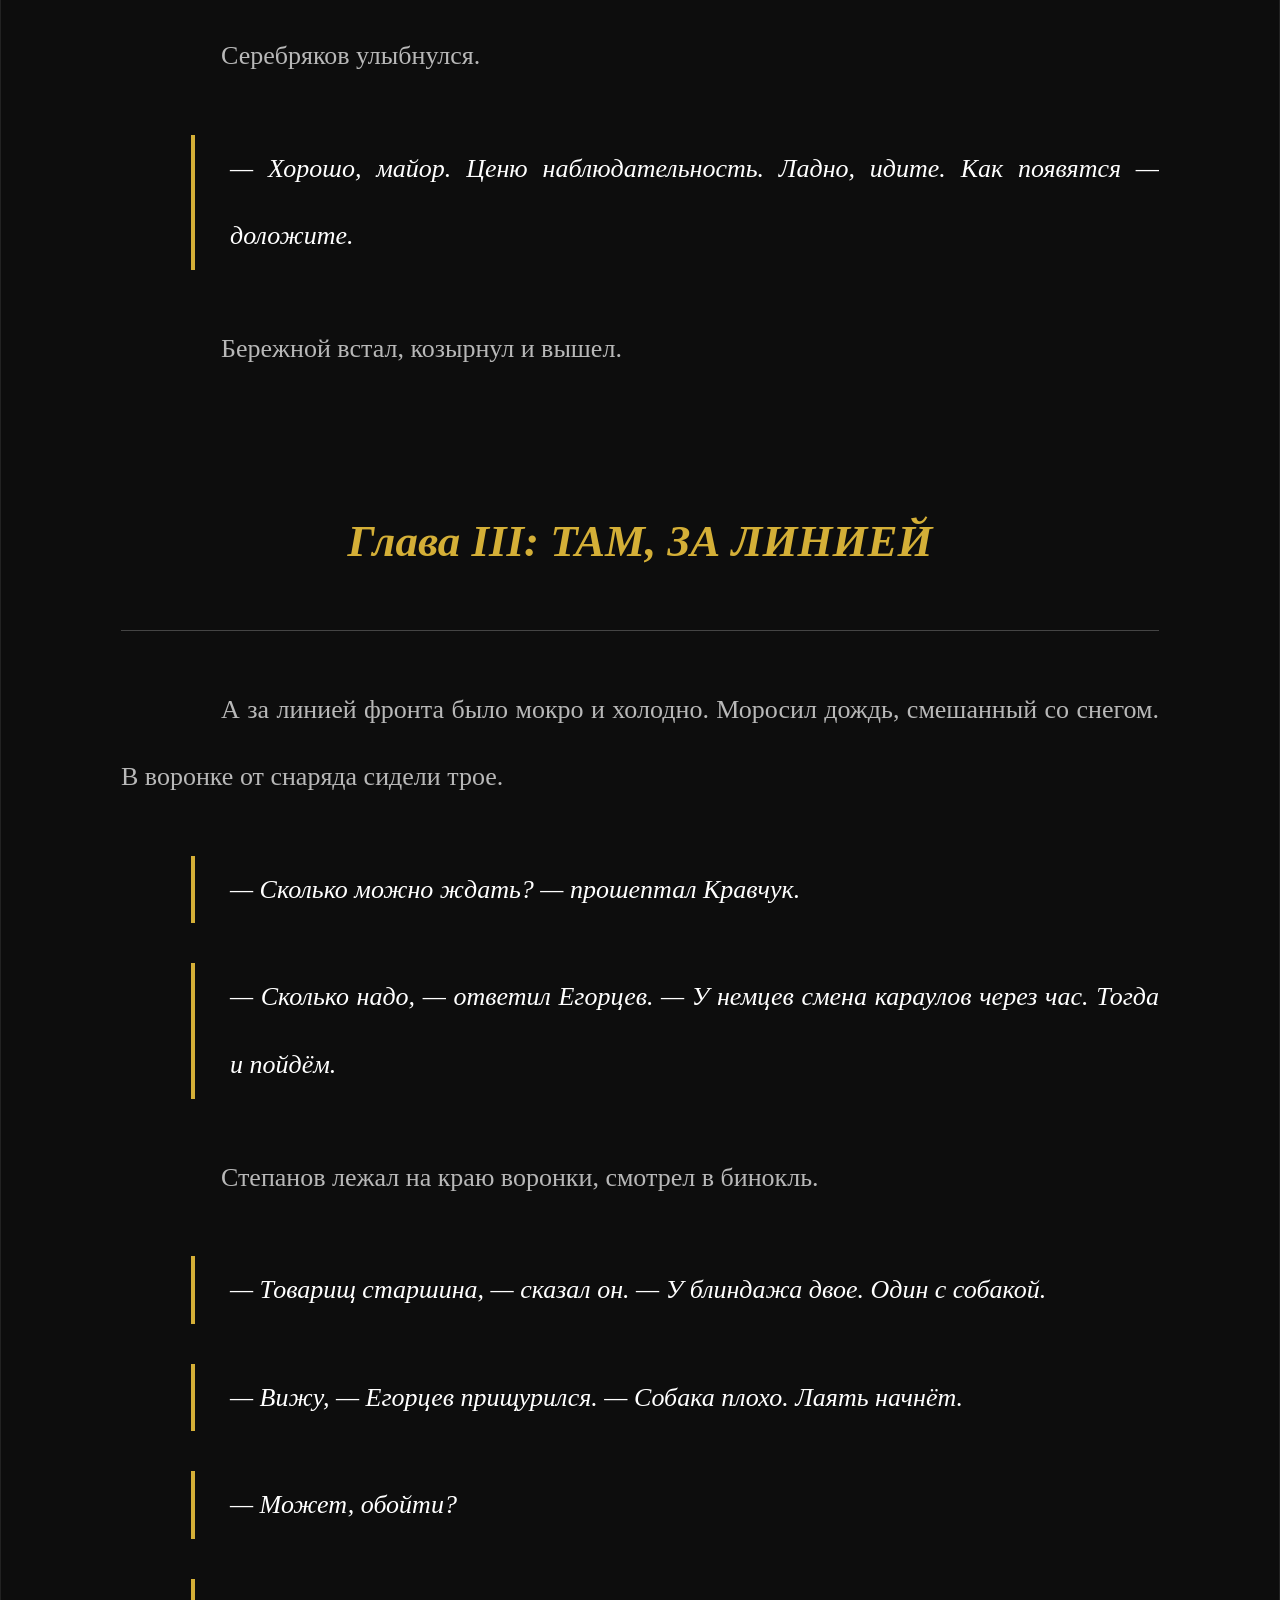
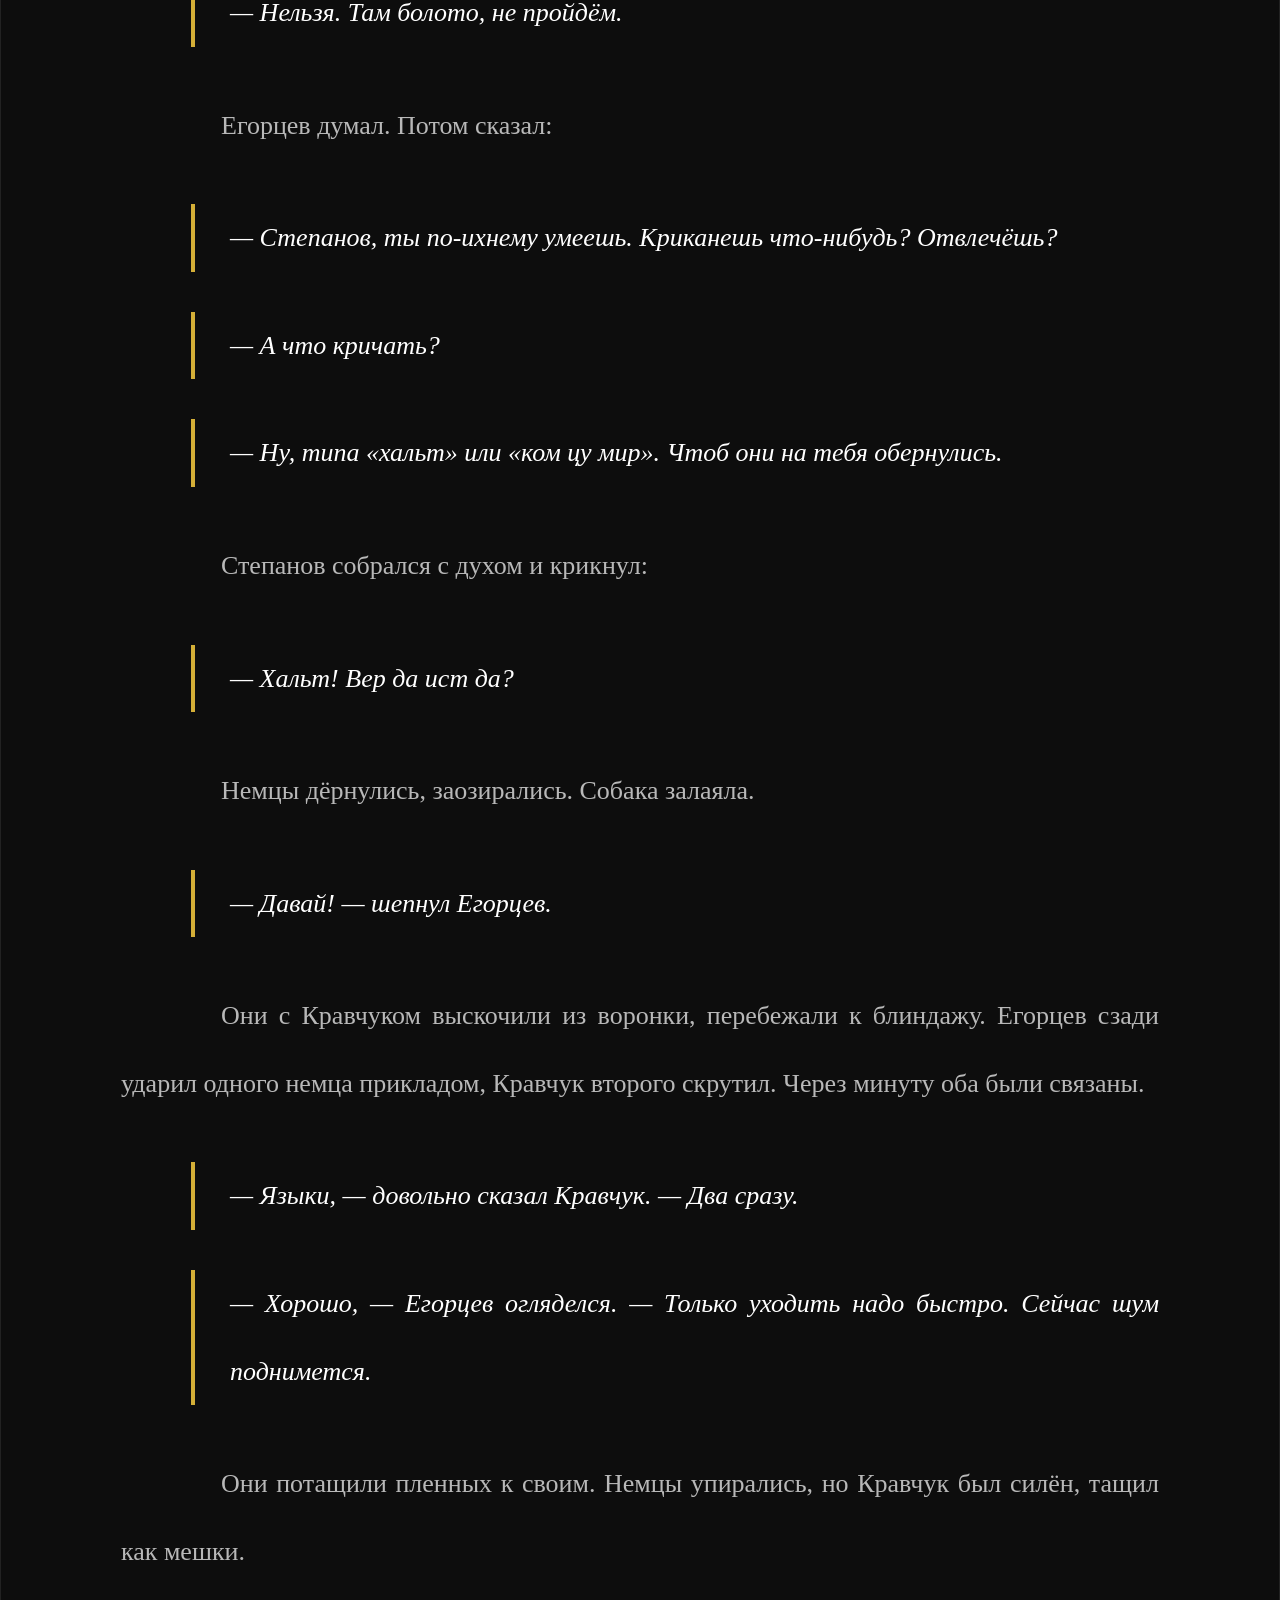
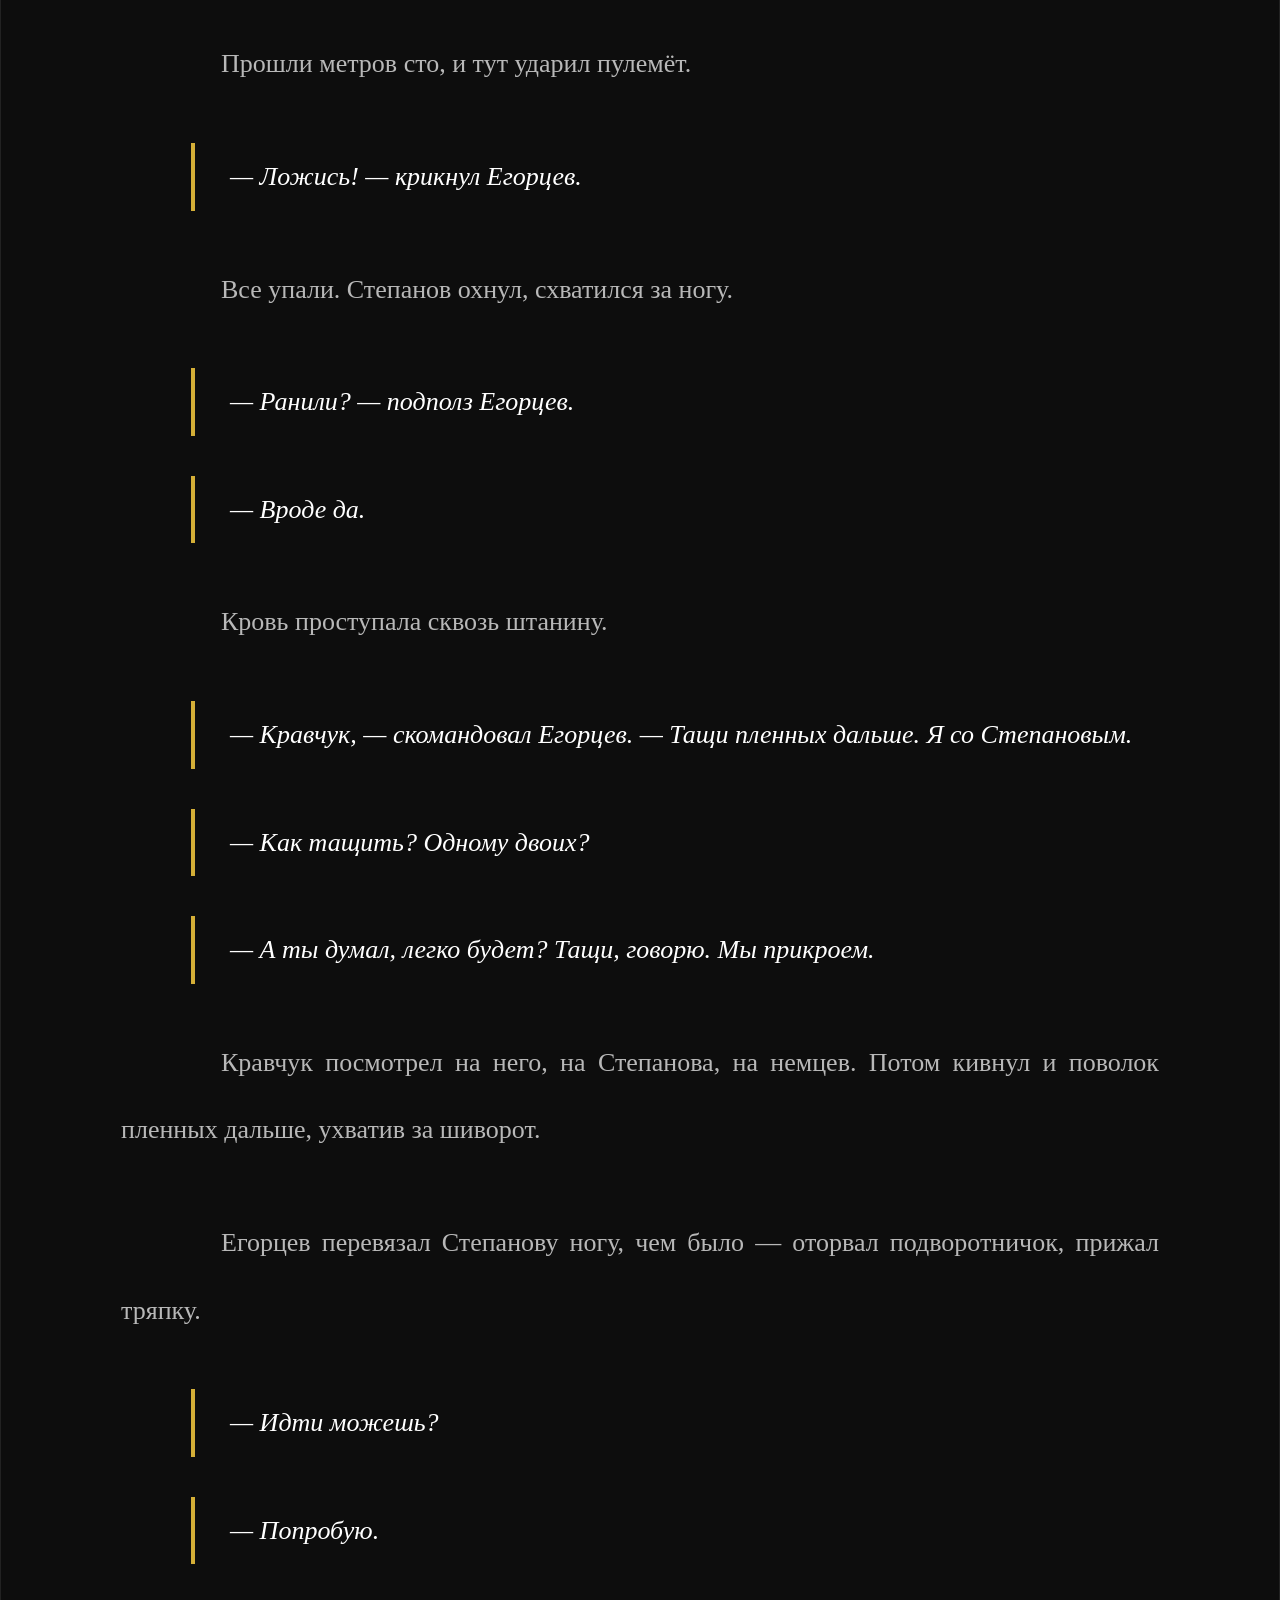
<file: scouts.html>
<!DOCTYPE html>
<html lang="ru">
<head>
    <meta charset="UTF-8">
    <title>РАЗВЕДЧИКИ - БУМАЖНАЯ КНИГА</title>
    <link rel="stylesheet" href="common.css">
    <script src="global.js" defer></script>
</head>
<body>
    <div class="back-nav"><button class="back-btn" onclick="location.href='index.html'">← НАЗАД</button></div>
    <div class="manuscript">
        <h1>РАЗВЕДЧИКИ</h1>

        <h2>Глава I: ГОСТЬ ИЗ СТОЛИЦЫ</h2>
        <p><span class="dropcap">В</span> штабе дивизии было тихо. Только часы на стене мерно тикали, да где-то в коридоре сапоги простучали и затихли. Генерал-майор Корнилов сидел над картой, отмечал карандашом позиции.</p>
        <p class="dialogue">— Товарищ генерал, — в дверь заглянул адъютант, капитан Михеев. — Там это... Приехали.</p>
        <p class="dialogue">— Кто приехал?</p>
        <p class="dialogue">— Из Москвы. Из Генерального штаба.</p>
        <p>Корнилов отложил карандаш.</p>
        <p class="dialogue">— Давно ждём. Зови.</p>
        <p>В кабинет вошёл полковник. Лет сорока, подтянутый, в новенькой форме, с планшетом через плечо. Огляделся, козырнул.</p>
        <p class="dialogue">— Полковник Серебряков, — представился он. — Из оперативного управления.</p>
        <p class="dialogue">— Садитесь, полковник. С чем пожаловали?</p>
        <p>Серебряков сел, положил планшет на колени.</p>
        <p class="dialogue">— Товарищ генерал, у меня к вам поручение особой важности. Проверить состояние разведки в дивизии. Личным распоряжением начальника Генштаба.</p>
        <p>Корнилов нахмурился. Проверки он не любил.</p>
        <p class="dialogue">— А что проверять? — спросил он. — Разведка работает нормально.</p>
        <p class="dialogue">— Начальство считает иначе, — сухо ответил Серебряков. — Были сигналы.</p>
        <p class="dialogue">— Какие сигналы?</p>
        <p class="dialogue">— О том, что данные с передовой поступают с опозданием. Что языков берут редко. Что ориентирование на местности хромает.</p>
        <p>Корнилов помолчал. Потом встал, подошёл к окну.</p>
        <p class="dialogue">— Полковник, — сказал он, не оборачиваясь. — Вы на фронте когда в последний раз были?</p>
        <p class="dialogue">— Я штабной работник, — ответил Серебряков. — Моя задача — анализ.</p>
        <p class="dialogue">— Анализ, — усмехнулся Корнилов. — У меня разведчики каждую ночь за линию фронта ходят. Под пулями. По минным полям. А вы говорите — опоздания.</p>
        <p class="dialogue">— Я не спорю, товарищ генерал. Но приказ есть приказ.</p>
        <p>Корнилов повернулся.</p>
        <p class="dialogue">— Хорошо. Будет вам проверка. Михеев!</p>
        <p>Капитан появился в дверях.</p>
        <p class="dialogue">— Слушаю.</p>
        <p class="dialogue">— Проводи полковника в гостевую землянку. Размести с комфортом. А завтра с утра — покажем ему нашу разведку. Вживую.</p>
        <p>Серебряков встал, козырнул и вышел.</p>
        <p>Ночью Корнилов не спал. Сидел, курил, смотрел на карту. В голове крутилось: «сигналы», «опоздания», «проверка». Кто-то в Москве решил его подсидеть. Или просто проверить. А может, и правда где-то прокол.</p>
        <p>Утром он вызвал начальника разведки дивизии, майора Бережного.</p>
        <p class="dialogue">— Вот что, майор. Будет у нас тут гость из столицы. Полковник Серебряков. Проверять будет.</p>
        <p class="dialogue">— Знаю, — кивнул Бережной. — Уже доложили.</p>
        <p class="dialogue">— Твои как?</p>
        <p class="dialogue">— Работают. Вчера группу отправили за языком. Сегодня к вечеру должны вернуться.</p>
        <p class="dialogue">— Если вернутся, — сказал Корнилов. — И если с языком.</p>
        <p class="dialogue">— Вернутся, — твёрдо сказал Бережной. — Люди надёжные.</p>
        <p class="dialogue">— Кто пошёл?</p>
        <p class="dialogue">— Старшина Егорцев, рядовые Кравчук и Степанов. Егорцев уже пять раз за линией был. Опытный.</p>
        <p class="dialogue">— Дай бог, — Корнилов затянулся. — Смотри, майор. Этот полковник — он не дурак. Всё видит. Лишнего не болтай, но и не прячь ничего. Покажи как есть.</p>
        <p class="dialogue">— А если как есть — это плохо? — спросил Бережной.</p>
        <p class="dialogue">— Это как есть, — ответил Корнилов. — А плохо или хорошо — он сам разберётся.</p>

        <h2>Глава II: ШТАБНЫЕ РАЗГОВОРЫ</h2>
        <p>В землянке у Серебрякова было тепло. Топилась печка-буржуйка, на столе стоял чай, лежали бумаги. Полковник сидел, читал донесения, делал пометки.</p>
        <p>В дверь постучали.</p>
        <p class="dialogue">— Да.</p>
        <p>Вошел Бережной.</p>
        <p class="dialogue">— Разрешите, товарищ полковник?</p>
        <p class="dialogue">— Заходите, майор. Садитесь.</p>
        <p>Бережной сел на табурет, положил папку на колени.</p>
        <p class="dialogue">— Я по поводу вчерашней разведгруппы, — сказал он. — Должны были вернуться в ноль-ноль, но пока тишина.</p>
        <p>Серебряков отложил карандаш.</p>
        <p class="dialogue">— То есть как — тишина?</p>
        <p class="dialogue">— Рация молчит. Связи нет.</p>
        <p class="dialogue">— И давно?</p>
        <p class="dialogue">— С полуночи.</p>
        <p>Полковник посмотрел на майора. Тот сидел спокойно, только пальцы чуть сжимали папку.</p>
        <p class="dialogue">— Что думаете, майор?</p>
        <p class="dialogue">— Думаю, задержались. Может, обходят патрули. Может, рацию разбили. Всякое бывает.</p>
        <p class="dialogue">— А может, и не бывает?</p>
        <p>Бережной поднял глаза:</p>
        <p class="dialogue">— Что вы имеете в виду?</p>
        <p class="dialogue">— Я имею в виду, — Серебряков встал, подошёл к печке, — что в ваших донесениях сплошные герои. А на деле — опоздания, потери, отсутствие связи. Может, разведка у вас не так хороша, как вы думаете?</p>
        <p>Бережной тоже встал.</p>
        <p class="dialogue">— Товарищ полковник, мои ребята каждую ночь жизнью рискуют. Пока вы в Москве чай пили, они в окопах сидели, под пулями ползали. Я за каждого отвечаю. И если они задержались — значит, есть причина.</p>
        <p>Серебряков усмехнулся:</p>
        <p class="dialogue">— Садитесь, майор. Не кипятитесь. Я не враг вам. Я проверяющий. Моя работа — искать недостатки. Ваша — их не иметь. Пока не совпадает.</p>
        <p>Бережной сел, но лицо осталось напряжённым.</p>
        <p class="dialogue">— Хотите чаю? — спросил Серебряков.</p>
        <p class="dialogue">— Спасибо, не хочу.</p>
        <p class="dialogue">— А зря. Хороший чай. Из Москвы привёз.</p>
        <p>Он налил себе, отхлебнул.</p>
        <p class="dialogue">— Слушайте, майор. Расскажите мне про своих людей. Не по бумажке. По-человечески.</p>
        <p>Бережной помолчал. Потом сказал:</p>
        <p class="dialogue">— Егорцев — сибиряк. Охотник. До войны в тайге жил, зверя бил. Следы читает как книгу. Кравчук — из-под Киева, тракторист, сильный, выносливый. Степанов — москвич, студент, в разведку сам напросился. Говорит по-немецки, в институте учил.</p>
        <p class="dialogue">— Москвич, — повторил Серебряков. — Я сам москвич.</p>
        <p class="dialogue">— Знаю.</p>
        <p class="dialogue">— Откуда?</p>
        <p class="dialogue">— По выговору.</p>
        <p>Серебряков улыбнулся.</p>
        <p class="dialogue">— Хорошо, майор. Ценю наблюдательность. Ладно, идите. Как появятся — доложите.</p>
        <p>Бережной встал, козырнул и вышел.</p>

        <h2>Глава III: ТАМ, ЗА ЛИНИЕЙ</h2>
        <p>А за линией фронта было мокро и холодно. Моросил дождь, смешанный со снегом. В воронке от снаряда сидели трое.</p>
        <p class="dialogue">— Сколько можно ждать? — прошептал Кравчук.</p>
        <p class="dialogue">— Сколько надо, — ответил Егорцев. — У немцев смена караулов через час. Тогда и пойдём.</p>
        <p>Степанов лежал на краю воронки, смотрел в бинокль.</p>
        <p class="dialogue">— Товарищ старшина, — сказал он. — У блиндажа двое. Один с собакой.</p>
        <p class="dialogue">— Вижу, — Егорцев прищурился. — Собака плохо. Лаять начнёт.</p>
        <p class="dialogue">— Может, обойти?</p>
        <p class="dialogue">— Нельзя. Там болото, не пройдём.</p>
        <p>Егорцев думал. Потом сказал:</p>
        <p class="dialogue">— Степанов, ты по-ихнему умеешь. Криканешь что-нибудь? Отвлечёшь?</p>
        <p class="dialogue">— А что кричать?</p>
        <p class="dialogue">— Ну, типа «хальт» или «ком цу мир». Чтоб они на тебя обернулись.</p>
        <p>Степанов собрался с духом и крикнул:</p>
        <p class="dialogue">— Хальт! Вер да ист да?</p>
        <p>Немцы дёрнулись, заозирались. Собака залаяла.</p>
        <p class="dialogue">— Давай! — шепнул Егорцев.</p>
        <p>Они с Кравчуком выскочили из воронки, перебежали к блиндажу. Егорцев сзади ударил одного немца прикладом, Кравчук второго скрутил. Через минуту оба были связаны.</p>
        <p class="dialogue">— Языки, — довольно сказал Кравчук. — Два сразу.</p>
        <p class="dialogue">— Хорошо, — Егорцев огляделся. — Только уходить надо быстро. Сейчас шум поднимется.</p>
        <p>Они потащили пленных к своим. Немцы упирались, но Кравчук был силён, тащил как мешки.</p>
        <p>Прошли метров сто, и тут ударил пулемёт.</p>
        <p class="dialogue">— Ложись! — крикнул Егорцев.</p>
        <p>Все упали. Степанов охнул, схватился за ногу.</p>
        <p class="dialogue">— Ранили? — подполз Егорцев.</p>
        <p class="dialogue">— Вроде да.</p>
        <p>Кровь проступала сквозь штанину.</p>
        <p class="dialogue">— Кравчук, — скомандовал Егорцев. — Тащи пленных дальше. Я со Степановым.</p>
        <p class="dialogue">— Как тащить? Одному двоих?</p>
        <p class="dialogue">— А ты думал, легко будет? Тащи, говорю. Мы прикроем.</p>
        <p>Кравчук посмотрел на него, на Степанова, на немцев. Потом кивнул и поволок пленных дальше, ухватив за шиворот.</p>
        <p>Егорцев перевязал Степанову ногу, чем было — оторвал подворотничок, прижал тряпку.</p>
        <p class="dialogue">— Идти можешь?</p>
        <p class="dialogue">— Попробую.</p>
        <p>Они пошли. Степанов хромал, опирался на Егорцева. Пули свистели над головой.</p>
        <p class="dialogue">— Товарищ старшина, — сказал Степанов. — Бросайте меня. Сами уходите.</p>
        <p class="dialogue">— Заткнись, — ответил Егорцев. — Я тебя не для того тащил, чтоб бросать.</p>
        <p>Они шли ещё час. Немцы отстали — то ли побоялись углубляться, то ли решили, что хватит.</p>
        <p>Перед рассветом вышли к своим.</p>

        <h2>Глава IV: ВСТРЕЧА</h2>
        <p>В медпункте было светло и жарко. Топилась печка, пахло йодом и кровью. Степанов лежал на койке, нога забинтована, лицо бледное.</p>
        <p class="dialogue">— Ну что, герой, — сказал военврач, капитан медицинской службы. — Повезло тебе. Мягкие ткани, кость цела. Месяц — и будешь бегать.</p>
        <p class="dialogue">— Спасибо, товарищ капитан.</p>
        <p>В дверь вошли Корнилов, Бережной и Серебряков.</p>
        <p class="dialogue">— Как он? — спросил генерал.</p>
        <p class="dialogue">— Будет жить, — ответил врач.</p>
        <p>Корнилов подошёл, сел на табурет.</p>
        <p class="dialogue">— Молодец, рядовой. Не подвёл.</p>
        <p class="dialogue">— Старшина Егорцев не дал пропасть, — тихо сказал Степанов. — Тащил на себе. А Кравчук двоих пленных приволок.</p>
        <p class="dialogue">— Знаю, — кивнул Корнилов. — Уже доложили.</p>
        <p>Серебряков стоял в стороне, смотрел. Потом подошёл.</p>
        <p class="dialogue">— Товарищ рядовой, — спросил он. — Страшно было?</p>
        <p>Степанов посмотрел на него. Потом перевёл взгляд на потолок.</p>
        <p class="dialogue">— Страшно, — сказал он. — Но когда старшина рядом — не так.</p>
        <p>Серебряков кивнул и отошёл.</p>
        <p>В коридоре он остановился.</p>
        <p class="dialogue">— Товарищ генерал, — сказал он Корнилову. — Я погорячился вчера. Прошу прощения.</p>
        <p>Корнилов усмехнулся.</p>
        <p class="dialogue">— Бывает, полковник. Вы в Москве бумажки смотрите, а мы тут людей теряем. И находим. По-разному.</p>
        <p class="dialogue">— Я понял, — сказал Серебряков. — Разрешите остаться на пару дней? Хочу с вашими разведчиками поговорить. Вживую.</p>
        <p class="dialogue">— Оставайтесь, — кивнул генерал. — Место найдём.</p>

        <h2>Глава V: ШТАБНОЙ ЧАЙ</h2>
        <p>Вечером Серебряков сидел в землянке у Бережного. На столе стоял чай, тушёнка, хлеб. Горела коптилка.</p>
        <p class="dialogue">— Расскажите, майор, — попросил полковник. — Как вы вообще в разведку попали?</p>
        <p>Бережной усмехнулся.</p>
        <p class="dialogue">— Случайно. Я до войны учителем был. Историю в школе преподавал. В сорок первом пошёл в ополчение. Потом — учебка, фронт, ранение. А после госпиталя определили в разведку. Командир полка сказал: «Ты, майор, грамотный, языки знаешь. Будешь начальником разведки».</p>
        <p class="dialogue">— И как? Трудно?</p>
        <p class="dialogue">— Трудно, — честно сказал Бережной. — Учить приходится на ходу. И себя, и других.</p>
        <p class="dialogue">— А Егорцев? Он откуда такой?</p>
        <p class="dialogue">— Сибиряк. Колхозник. В тайге вырос, медведя бил. У него чутьё звериное. Немцев за версту чует.</p>
        <p>Серебряков отхлебнул чай.</p>
        <p class="dialogue">— Слушайте, майор. А ведь я к вам с подозрением ехал. Думал: разведка плохая, данные врут, командование закрывает глаза. А теперь вижу — люди у вас настоящие.</p>
        <p class="dialogue">— Люди настоящие, — согласился Бережной. — А данные — какие есть. Мы не боги. Ошибаемся. Но стараемся.</p>
        <p class="dialogue">— Это я уже понял, — кивнул Серебряков. — Ладно, майор. Давайте спать. Завтра ещё дела.</p>
        <p>Утром Серебряков уехал. На прощание пожал руку Корнилову, Бережному, Егорцеву.</p>
        <p class="dialogue">— Спасибо, товарищи. Многое понял.</p>
        <p class="dialogue">— Чего понял-то? — спросил Егорцев.</p>
        <p class="dialogue">— Понял, что война не в Москве решается. Здесь.</p>
        <p>Он сел в машину и уехал.</p>

        <h2>Глава VI: ПОСЛЕ ОТЪЕЗДА</h2>
        <p>Через неделю пришла шифровка из штаба фронта. Корнилов прочитал, усмехнулся, протянул Бережному.</p>
        <p class="dialogue">— Читай.</p>
        <p>Бережной прочитал. В шифровке говорилось, что по результатам проверки полковника Серебрякова разведка дивизии признана удовлетворительной. Личному составу объявлена благодарность. Отдельно отмечены старшина Егорцев и рядовой Кравчук за взятие пленных.</p>
        <p class="dialogue">— А про Степанова? — спросил Бережной.</p>
        <p class="dialogue">— А про Степанова отдельно, — сказал Корнилов. — Представление к медали.</p>
        <p class="dialogue">— Хорошо, — Бережной улыбнулся. — Значит, не зря старались.</p>
        <p class="dialogue">— Не зря, — согласился генерал. — Ладно, иди, майор. Работай.</p>
        <p>Вечером в землянке у Егорцева собрались свои. Кравчук, Степанов (уже на костылях), ещё двое разведчиков. Сидели, пили чай, вспоминали.</p>
        <p class="dialogue">— А что, мужики, — сказал Кравчук. — Хороший полковник оказался. Не вредный.</p>
        <p class="dialogue">— Не вредный, — согласился Егорцев. — Только московский больно. Всего боится.</p>
        <p class="dialogue">— Чего боится?</p>
        <p class="dialogue">— А всего. Жизни боится. Не нашей — своей. Он же там, в штабе, под пулями не ходит. А отчитываться надо. Вот и трясётся.</p>
        <p class="dialogue">— А наш генерал? — спросил Степанов.</p>
        <p class="dialogue">— Наш — другое дело. Наш под пулями ходил. Знает цену.</p>
        <p>Степанов помолчал. Потом сказал:</p>
        <p class="dialogue">— А я вот думаю: может, и там, в Москве, тоже люди нужны. Которые бумаги пишут. Без них тоже нельзя.</p>
        <p class="dialogue">— Нельзя, — кивнул Егорцев. — Только чтоб они там, в Москве, про нас не забывали. Что мы тут, в грязи, под дождём, под пулями. Чтоб помнили.</p>
        <p class="dialogue">— Помнят, — сказал Кравчук. — Вон, благодарность прислали.</p>
        <p class="dialogue">— Благодарность — это хорошо, — усмехнулся Егорцев. — А лучше бы сапоги новые. У Степанова вон порвались.</p>
        <p>Все засмеялись.</p>
        <p class="dialogue">— Будут сапоги, — сказал Степанов. — Вот нога заживёт — новые дадут.</p>
        <p class="dialogue">— Дай бог, — Егорцев поднял кружку. — Давайте, мужики. За тех, кто сегодня за линией. Чтоб вернулись.</p>
        <p class="dialogue">— Чтоб вернулись, — повторили все.</p>
        <p>Выпили чай. Помолчали.</p>
        <p>Где-то далеко ухали пушки. Война продолжалась.</p>

        <h2>Глава VII: НОВЫЙ ПРИКАЗ</h2>
        <p>Через месяц Серебряков снова приехал в дивизию. На этот раз без проверки — просто по пути на другой участок фронта. Заехал на час.</p>
        <p>Корнилов встретил его настороженно.</p>
        <p class="dialogue">— Опять проверять?</p>
        <p class="dialogue">— Нет, товарищ генерал. Мимо ехал. Решил заехать, поздороваться.</p>
        <p>Сели в кабинете. Серебряков достал из планшетки свёрток.</p>
        <p class="dialogue">— Вот, — сказал он. — Из Москвы привёз. Гостинец.</p>
        <p>Развернул — там была колбаса, консервы, шоколад.</p>
        <p class="dialogue">— Это зачем? — удивился Корнилов.</p>
        <p class="dialogue">— Разведчикам вашим. Пусть знают, что в Москве про них помнят.</p>
        <p>Корнилов посмотрел на него долгим взглядом.</p>
        <p class="dialogue">— Спасибо, полковник. Передам.</p>
        <p>Серебряков встал.</p>
        <p class="dialogue">— Я пойду, товарищ генерал. Машина ждёт.</p>
        <p class="dialogue">— Посидели бы, — сказал Корнилов. — Чайку попили.</p>
        <p class="dialogue">— Некогда. Надо ехать. В другой раз.</p>
        <p>Они пожали руки. Серебряков вышел.</p>
        <p>Корнилов посмотрел на свёрток, усмехнулся.</p>
        <p class="dialogue">— Михеев! — крикнул он. — Забери это. Отнеси разведчикам. Пусть едят, московских вспоминают.</p>
        <p>Вечером в землянке Егорцева снова был пир. Колбаса, шоколад, крепкий чай.</p>
        <p class="dialogue">— А ничего полковник, — сказал Кравчук, жуя. — Душевный.</p>
        <p class="dialogue">— Душевный, — согласился Егорцев. — Только боязливый. Видать, натерпелся в своём штабе.</p>
        <p class="dialogue">— А чего ему бояться? — спросил молодой разведчик, недавно прибывший в роту.</p>
        <p class="dialogue">— Всего, — ответил Егорцев. — Боится, что не так доложит, что не угодит, что подведут. У них там своя война. Бумажная.</p>
        <p class="dialogue">— А у нас?</p>
        <p class="dialogue">— А у нас — настоящая. Тут или пан, или пропал. Тут не соврёшь.</p>
        <p>Степанов сидел в углу, нога уже зажила, но ещё побаливала.</p>
        <p class="dialogue">— Товарищ старшина, — сказал он. — А как вы думаете, война скоро кончится?</p>
        <p>Егорцев посмотрел на него.</p>
        <p class="dialogue">— Скоро, — сказал он. — Не сегодня, так завтра. Не завтра, так через год. Но кончится обязательно. И мы все домой вернёмся.</p>
        <p class="dialogue">— А если не все?</p>
        <p class="dialogue">— Все, — твёрдо сказал Егорцев. — Я так решил.</p>
        <p>Они сидели и молчали. Слушали, как за стеной воет ветер, как где-то далеко ухают пушки.</p>
        <p>Война продолжалась. Но сегодня был хороший вечер. С чаем, колбасой и тёплой землянкой.</p>

        <h2>Глава VIII: ТИШИНА ПЕРЕД БОЕМ</h2>
        <p>Наутро пришёл приказ: готовить наступление. Разведчикам — идти за линию, уточнять огневые точки, снимать часовых.</p>
        <p>Егорцев собирал группу.</p>
        <p class="dialogue">— Кравчук, Степанов, Петров, Синицын. Со мной. Остальные — в резерве.</p>
        <p class="dialogue">— Товарищ старшина, — сказал Степанов. — А мне можно? Нога ещё...</p>
        <p class="dialogue">— Нога зажила, — перебил Егорцев. — Врач сказал — можно. Или боишься?</p>
        <p class="dialogue">— Не боюсь, — обиделся Степанов. — Просто...</p>
        <p class="dialogue">— Ничего не просто. Надо идти — идём.</p>
        <p>Они ушли в ночь. Бережной стоял на КП, смотрел в темноту, слушал рацию.</p>
        <p class="dialogue">— Группа на месте, — докладывал связист. — Проходят минное поле.</p>
        <p class="dialogue">— Пусть осторожнее, — ответил Бережной.</p>
        <p>В землянку вошёл Корнилов.</p>
        <p class="dialogue">— Ну что, майор?</p>
        <p class="dialogue">— Работают, товарищ генерал.</p>
        <p class="dialogue">— Дай бог, — Корнилов сел на табурет, закурил. — Ты вот что, Бережной. После наступления представлю тебя к ордену. И всех, кто с тобой.</p>
        <p class="dialogue">— Рано пока, товарищ генерал. Сначала сделать надо.</p>
        <p class="dialogue">— Сделаете, — Корнилов выпустил дым. — Верю.</p>
        <p>Они сидели и ждали. Рация шипела, передавала обрывки фраз.</p>
        <p class="dialogue">— Прошли минное поле, — сказал связист. — Выходят к траншеям.</p>
        <p class="dialogue">— Дай сюда, — Бережной взял наушники. — Егорцев, слышишь меня?</p>
        <p class="dialogue">— Слышу, майор.</p>
        <p class="dialogue">— Докладывай.</p>
        <p class="dialogue">— Часовых сняли. Проходим в тыл. Видим склад боеприпасов.</p>
        <p class="dialogue">— Отлично. Координаты запомнил?</p>
        <p class="dialogue">— Запомнил.</p>
        <p class="dialogue">— Возвращайтесь.</p>
        <p class="dialogue">— Понял.</p>
        <p>Рация замолчала.</p>
        <p class="dialogue">— Дойдут, — сказал Бережной. — Егорцев не подведёт.</p>
        <p>Утром группа вернулась. Уставшие, мокрые, но все целы. Егорцев подошёл к Бережному, доложил:</p>
        <p class="dialogue">— Задача выполнена. Склад боеприпасов — в квадрате семь-четыре. Огневые точки нанесены на карту.</p>
        <p class="dialogue">— Молодцы, — Бережной хлопнул его по плечу. — Отдыхайте.</p>
        <p>Через три дня началось наступление. Склад взлетел на воздух в первую же ночь. Огневые точки подавили артиллерией. Дивизия пошла вперёд.</p>

        <h2>Глава IX: ПОСЛЕ БОЯ</h2>
        <p>После боя Корнилов собрал всех в штабе. Награждали.</p>
        <p class="dialogue">— Старшина Егорцев, — читал приказ. — За мужество и героизм представить к ордену Красной Звезды. Рядовой Кравчук — к медали «За отвагу». Рядовой Степанов — к медали «За боевые заслуги».</p>
        <p>Все хлопали. Степанов стоял красный, не знал, куда деть руки.</p>
        <p class="dialogue">— Товарищ генерал, — сказал он. — А можно спросить?</p>
        <p class="dialogue">— Спрашивай.</p>
        <p class="dialogue">— А тот полковник, из Москвы, он узнает?</p>
        <p>Корнилов улыбнулся.</p>
        <p class="dialogue">— Узнает, рядовой. Я ему сам позвоню. Пусть знает, что его проверка не зря была.</p>
        <p>Все засмеялись.</p>
        <p>А вечером в землянке опять пили чай. Егорцев сидел во главе стола, Кравчук рядом, Степанов с краю.</p>
        <p class="dialogue">— Мужики, — сказал вдруг Кравчук. — А ведь мы с вами теперь герои.</p>
        <p class="dialogue">— Герои, — усмехнулся Егорцев. — Медаль на грудь повесят — и снова в разведку.</p>
        <p class="dialogue">— А чего? — спросил Степанов. — Я готов.</p>
        <p class="dialogue">— Готов, — кивнул Егорцев. — Только ты, Степанов, вот что запомни. Геройство — оно не в медалях. Оно в том, чтобы друга не бросить. В окопе. Под пулями. Вот это геройство.</p>
        <p>Степанов помолчал. Потом сказал:</p>
        <p class="dialogue">— Я понял, товарищ старшина.</p>
        <p class="dialogue">— Вот и хорошо, — Егорцев поднял кружку. — Давайте, мужики. За тех, кто сегодня с нами. И за тех, кто уже не с нами. Чтоб земля им пухом.</p>
        <p class="dialogue">— Чтоб земля пухом, — повторили все.</p>
        <p>За окном моросил дождь. Где-то далеко ухали пушки. Но здесь, в землянке, было тепло и тихо. И казалось, что война где-то далеко, хотя она была рядом.</p>
        <p class="dialogue">— Степанов, — сказал вдруг Егорцев. — А ты чего такой задумчивый?</p>
        <p class="dialogue">— Да так, — ответил Степанов. — Думаю, вот война кончится, я в Москву вернусь. В институт пойду. А там, может, встречу того полковника. Скажу спасибо.</p>
        <p class="dialogue">— За что спасибо?</p>
        <p class="dialogue">— За колбасу, — улыбнулся Степанов.</p>
        <p>Все засмеялись.</p>
        <p class="dialogue">— Ладно, — сказал Егорцев. — Спать давайте. Завтра снова в разведку.</p>
        <p>Они легли. Погасили свет. Только коптилка чуть мерцала в углу.</p>
        <p>Война продолжалась. Но сегодня был хороший день.</p>

        <footer>Бумажная книга - 2024</footer>
    </div>
</body>
</html>
</file>
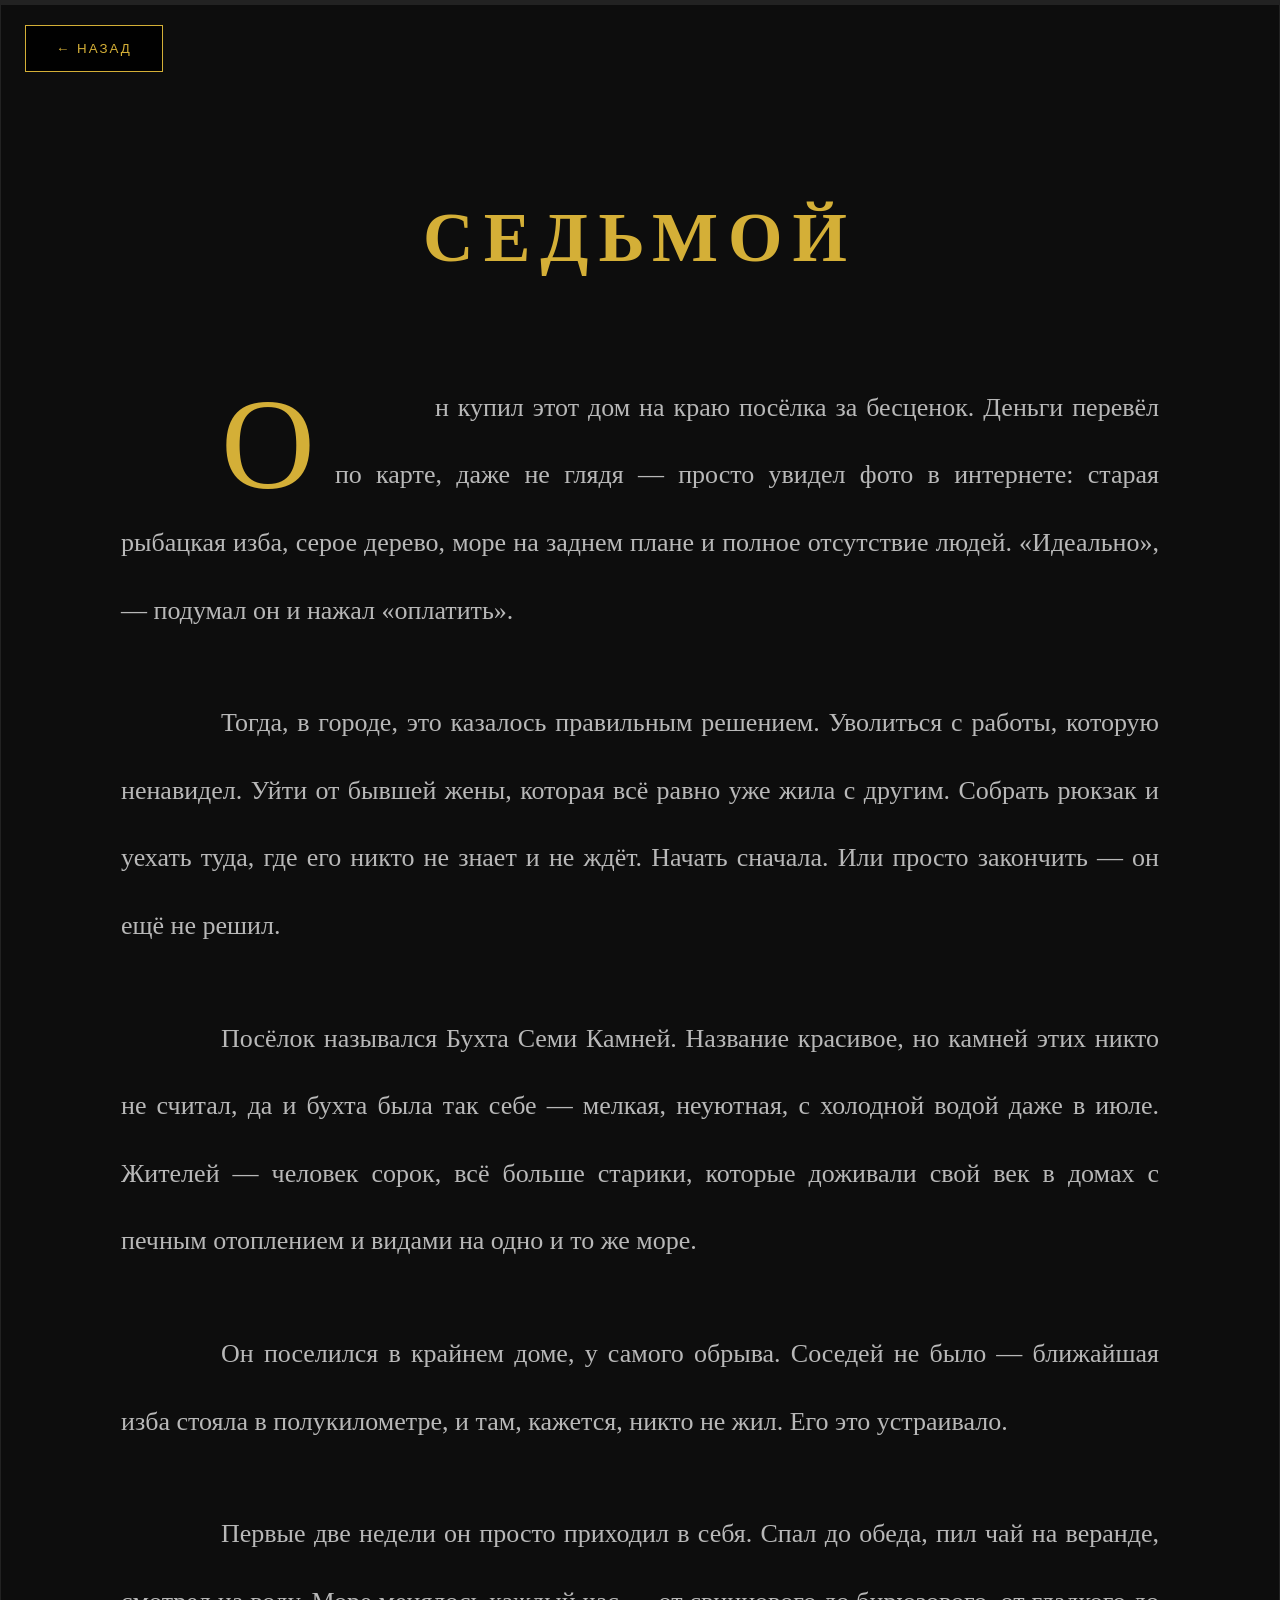
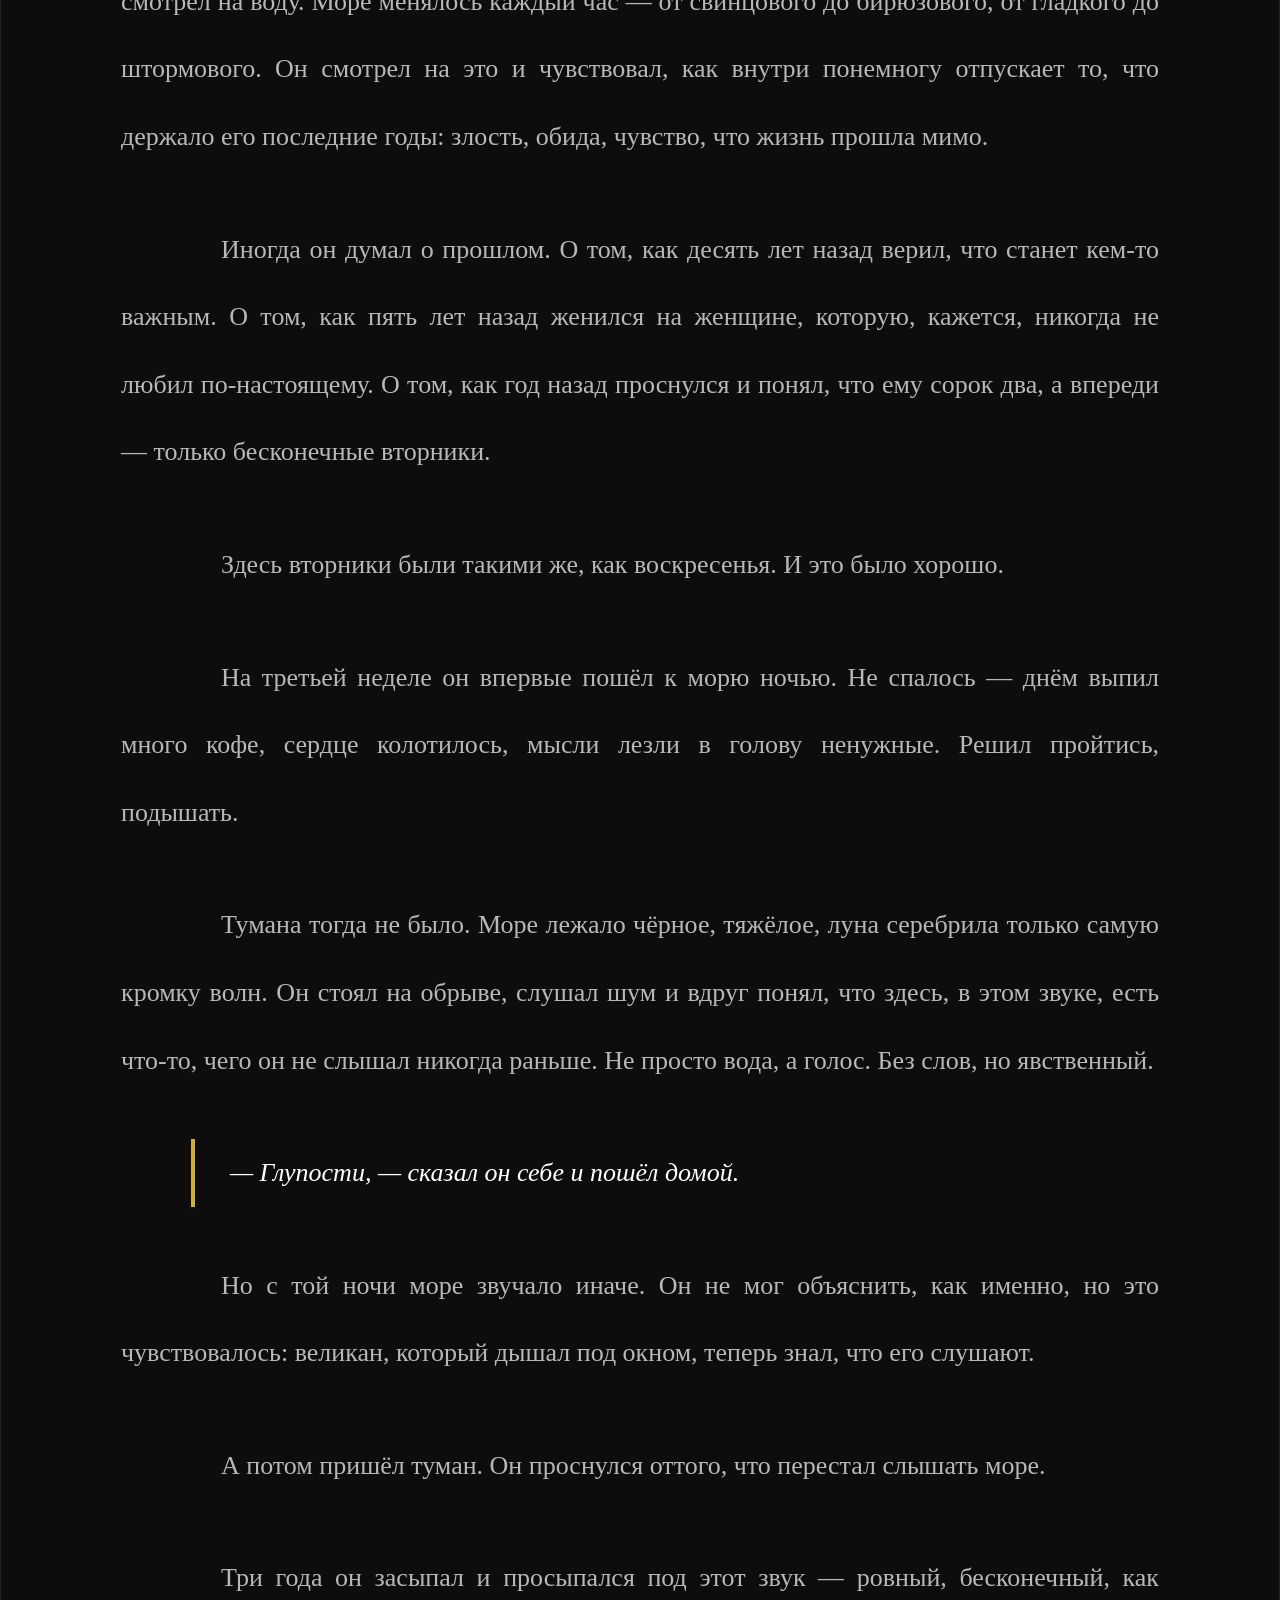
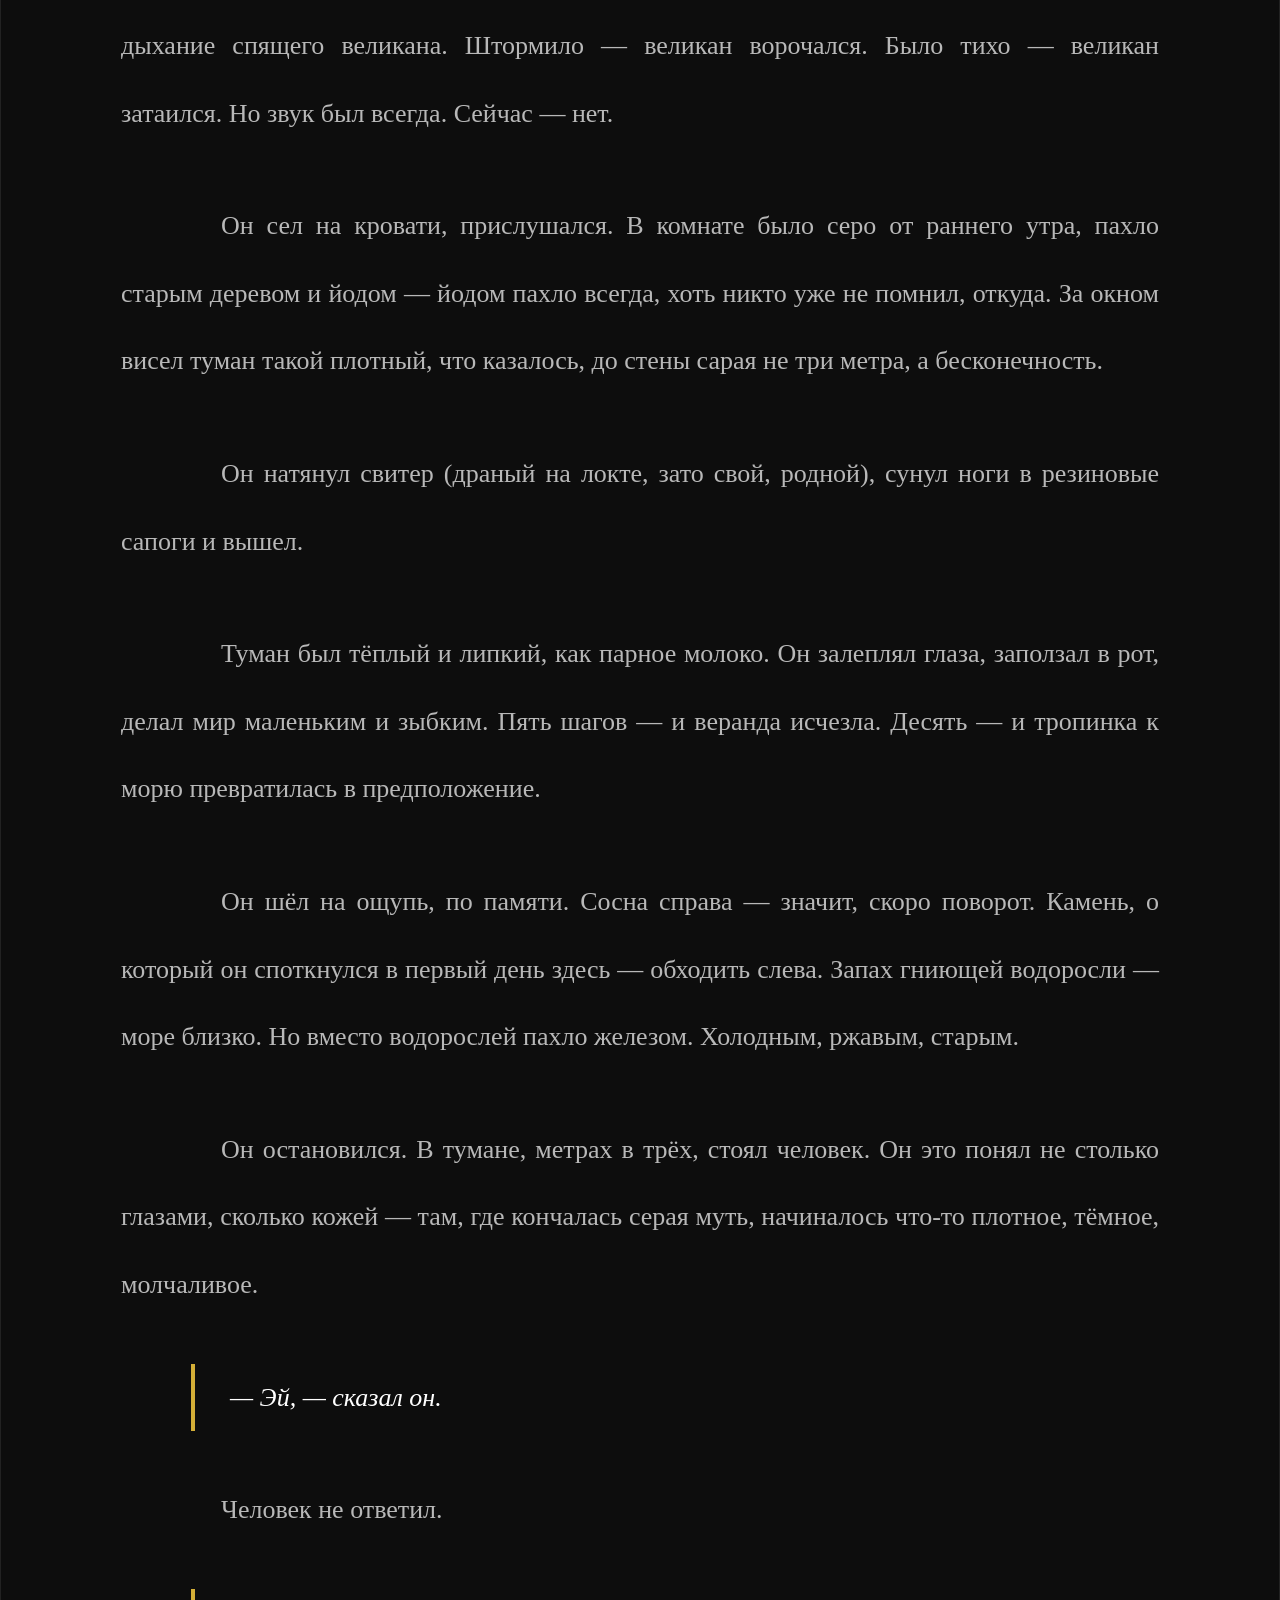
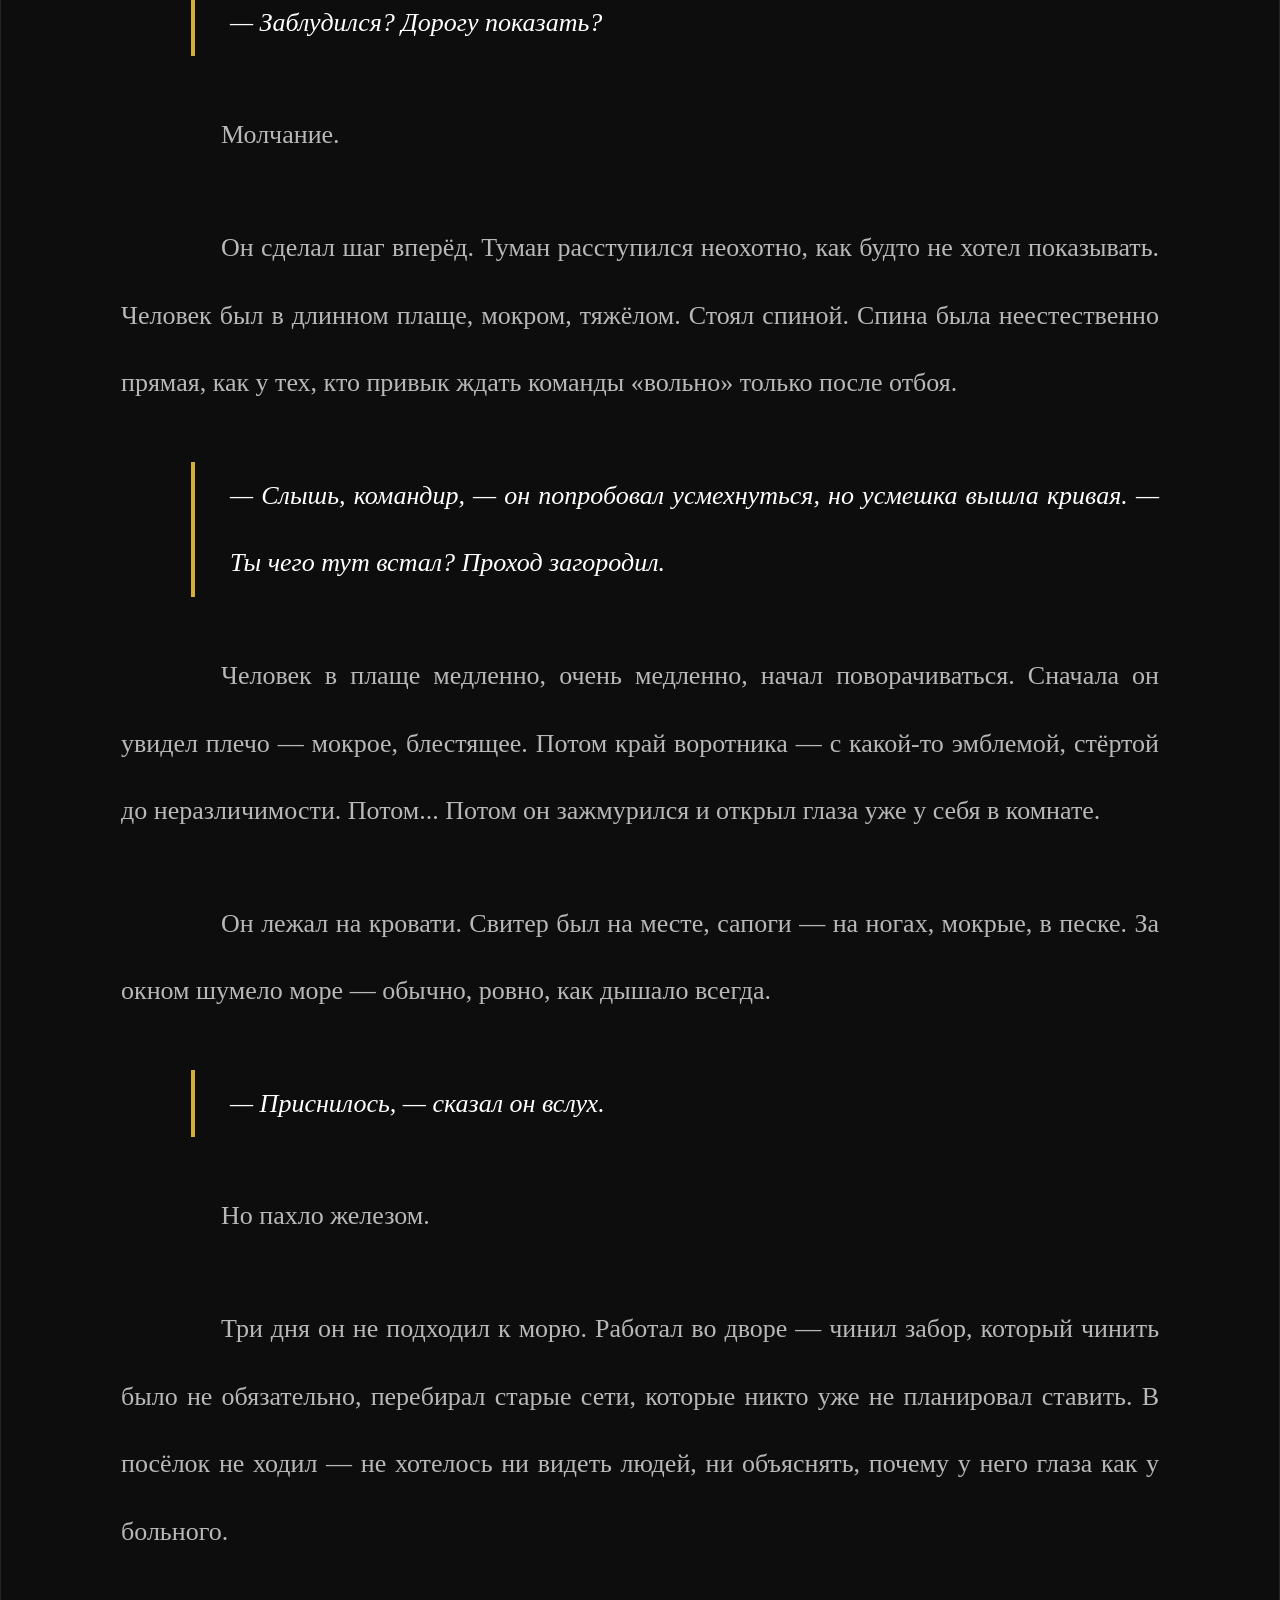
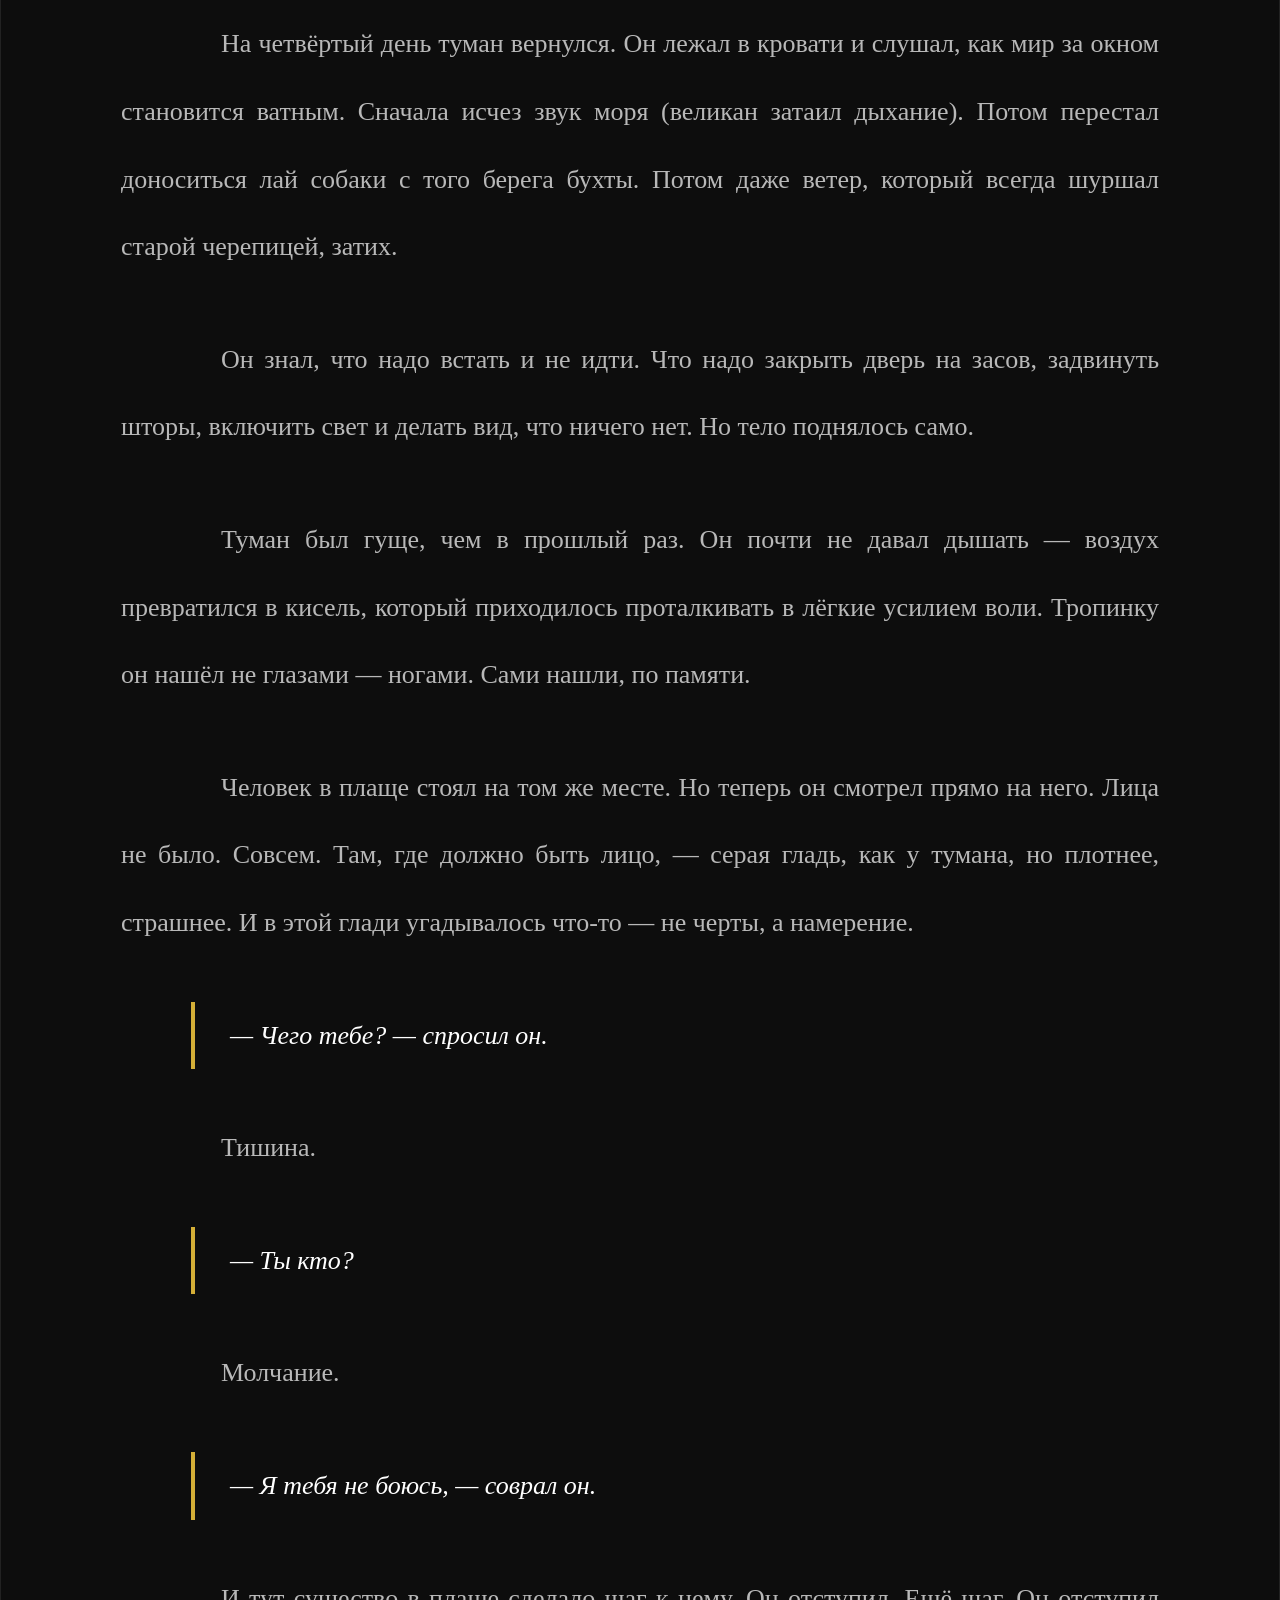
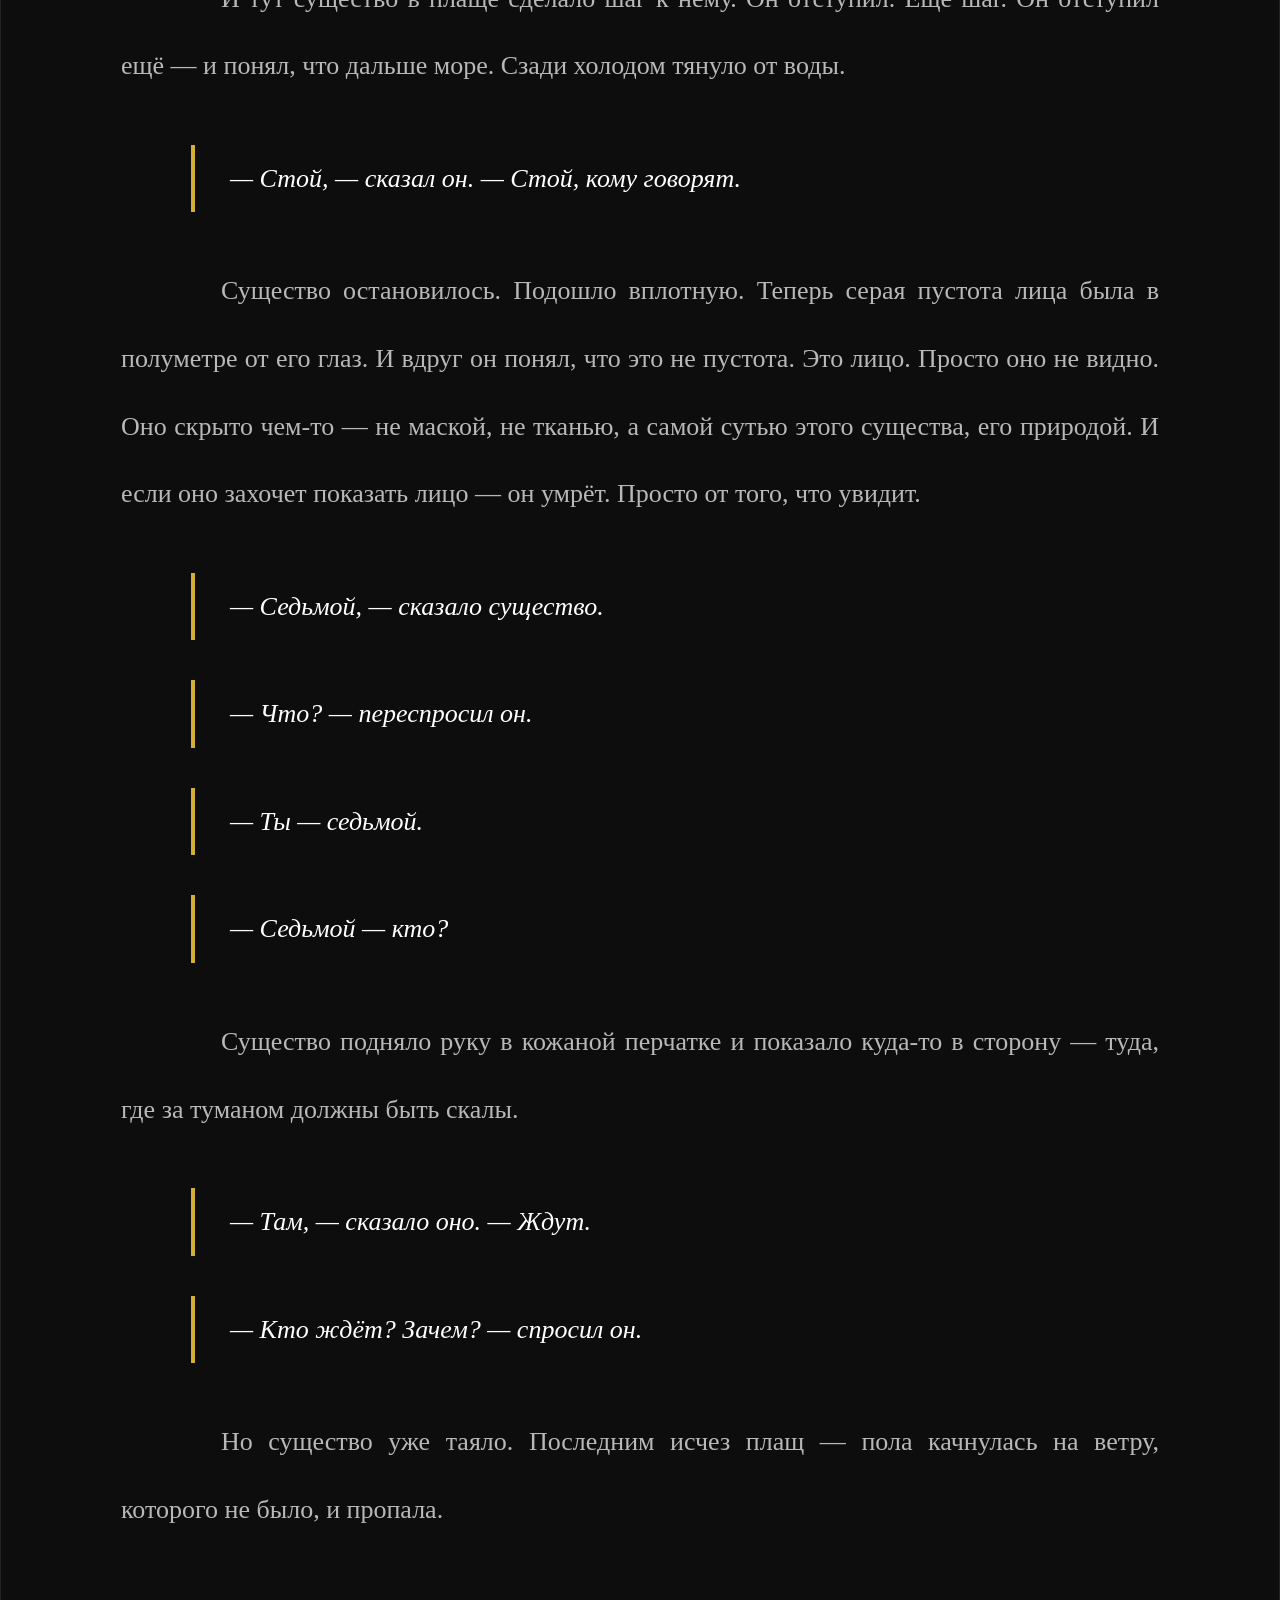
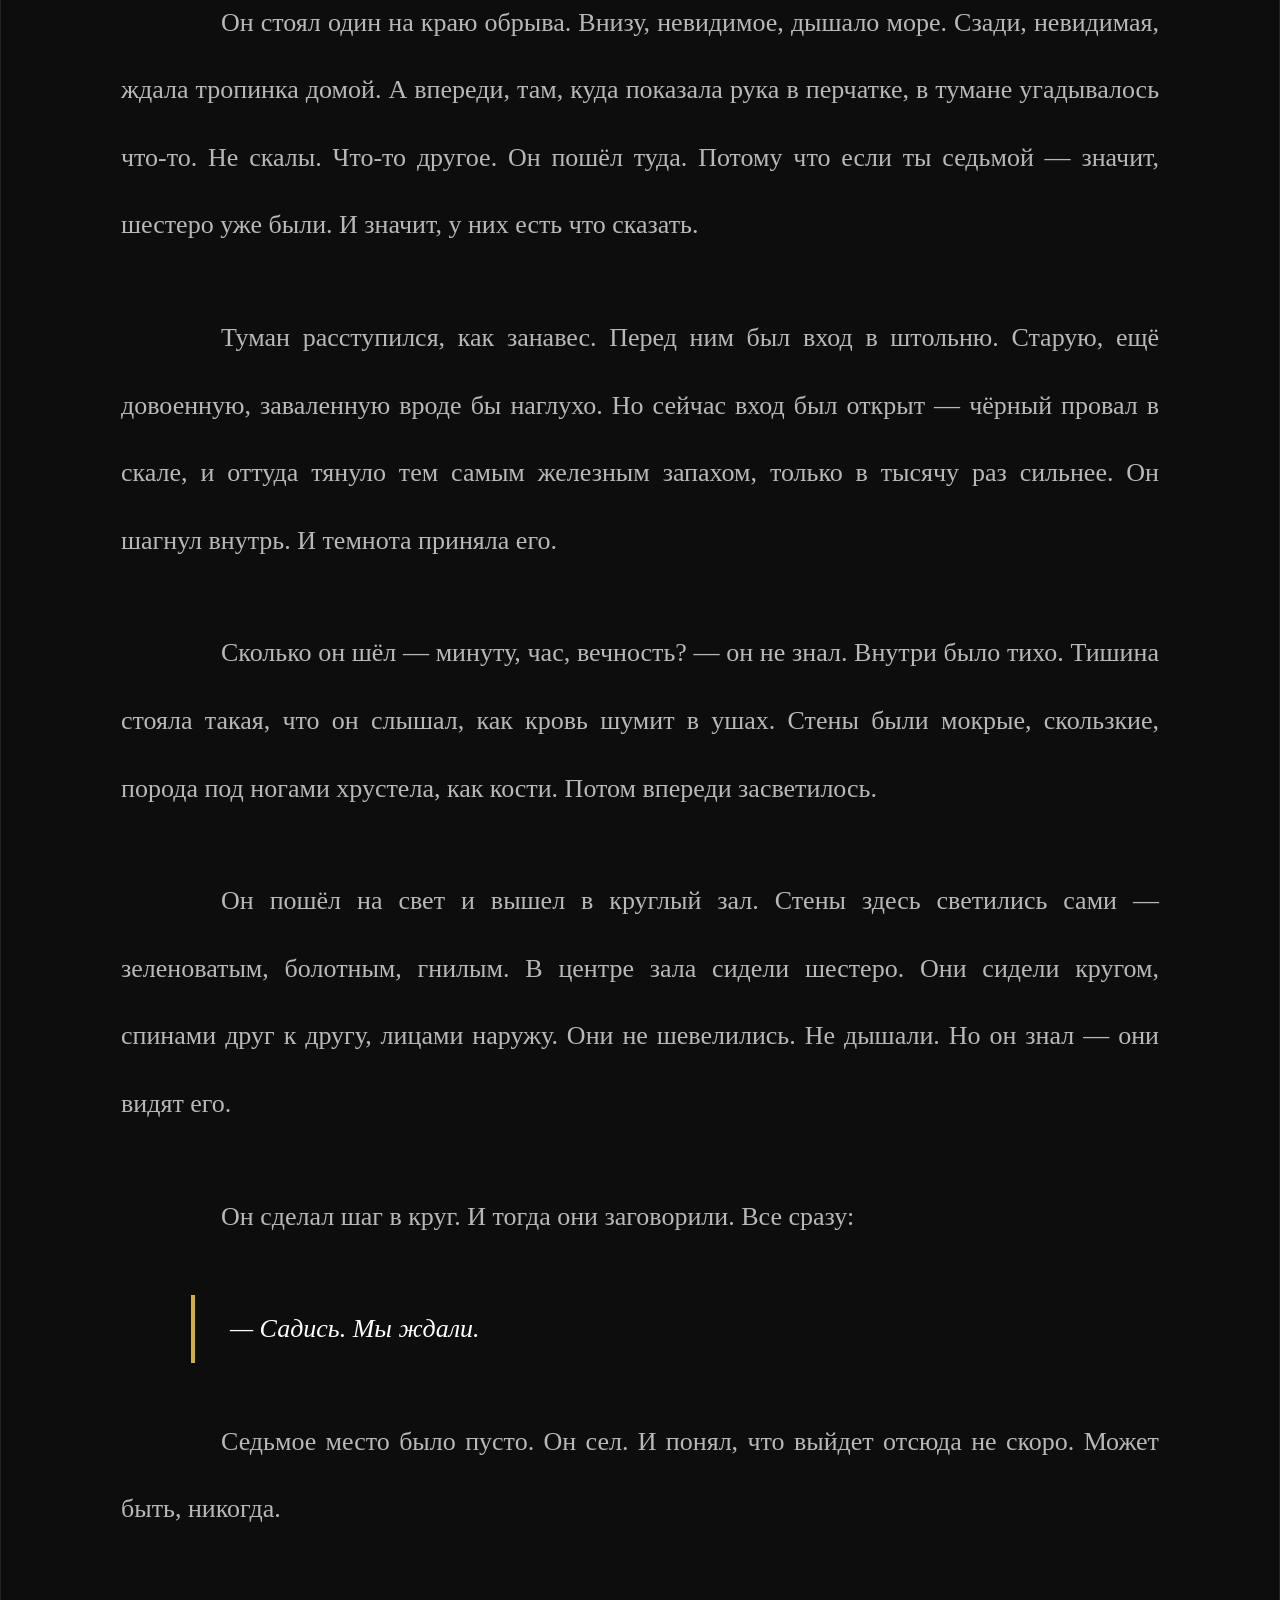
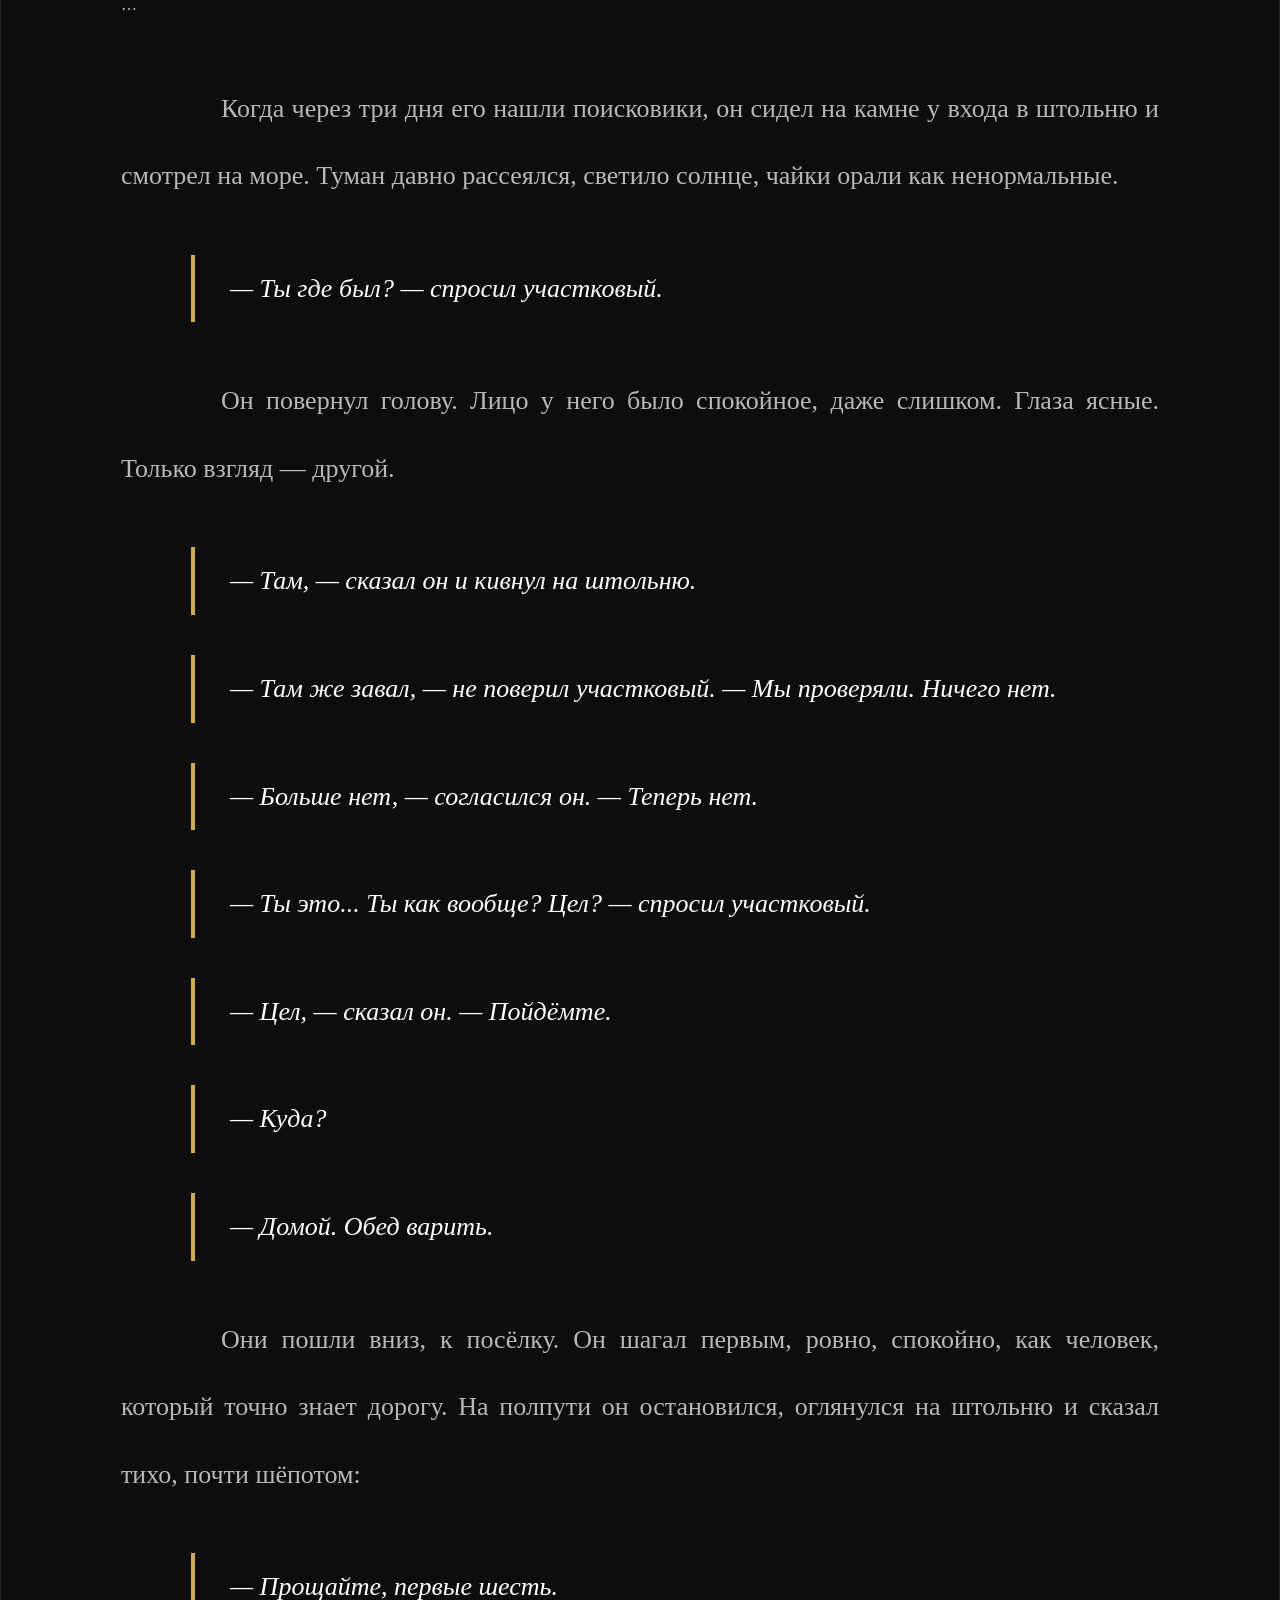
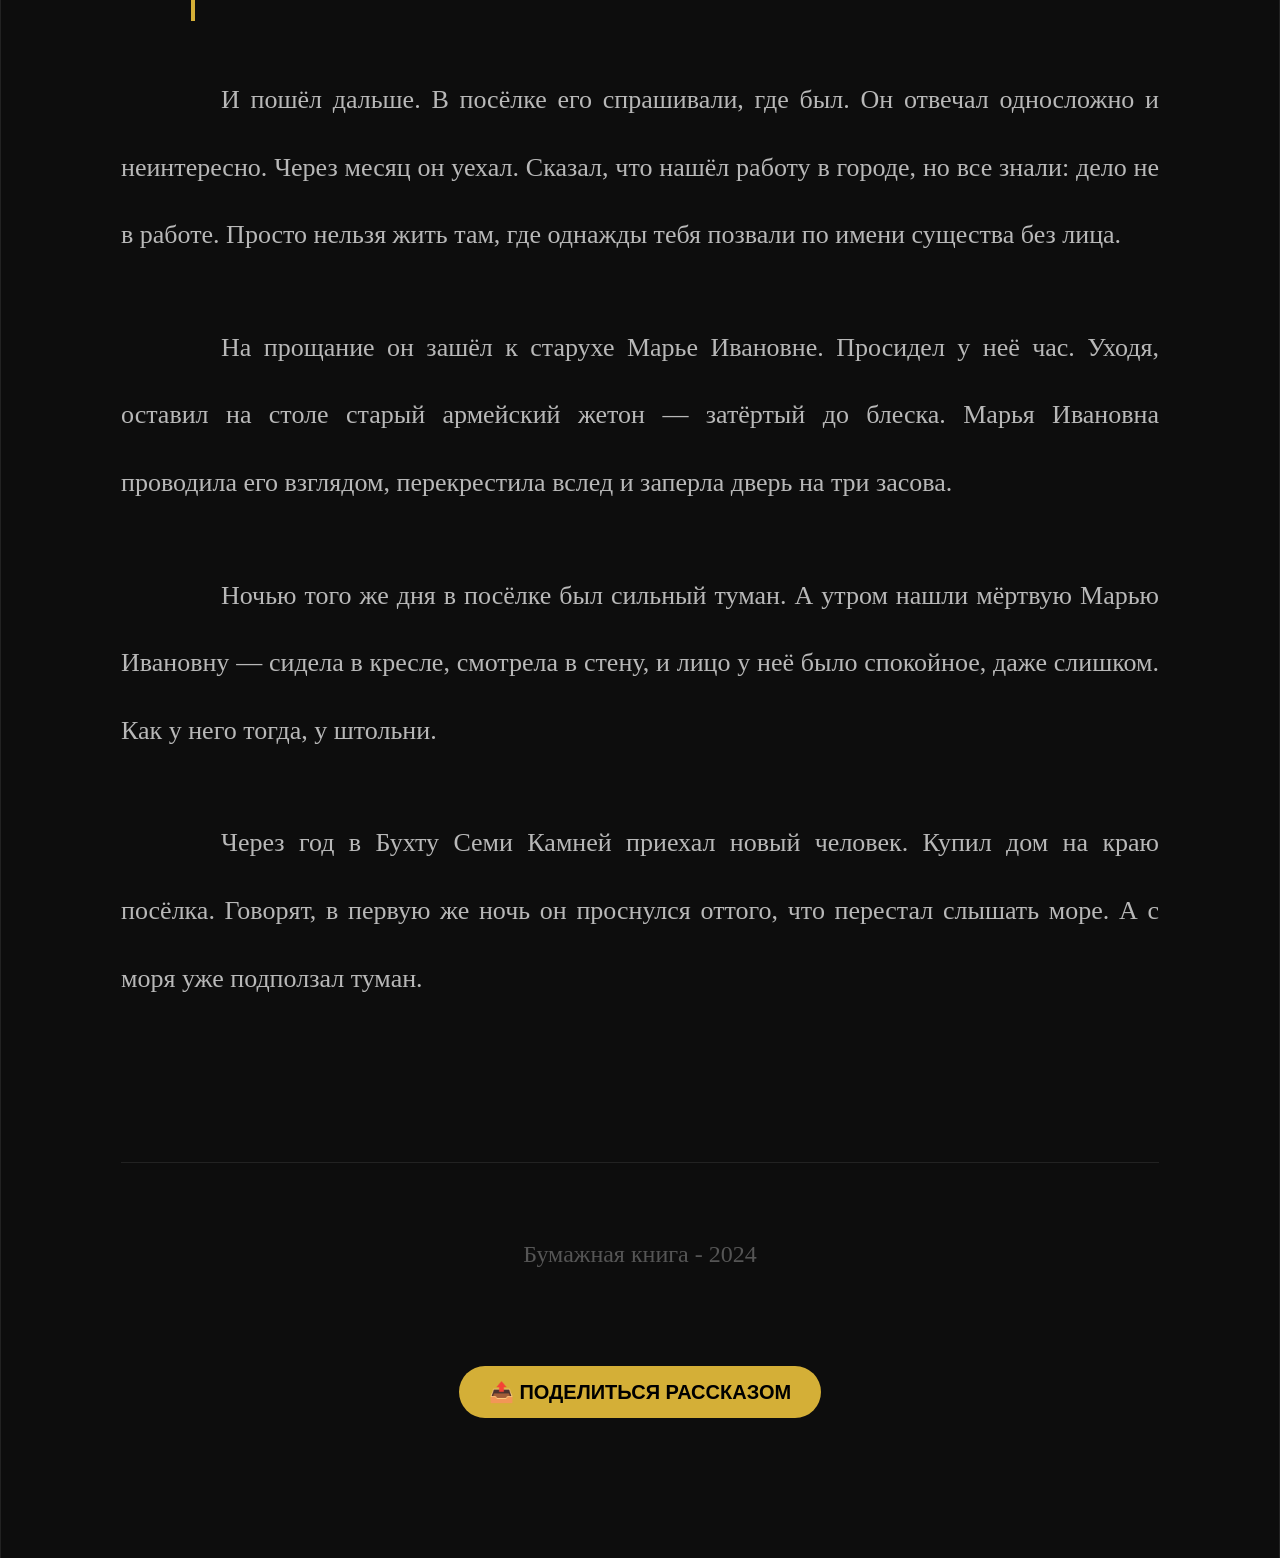
<file: seventh.html>
<!DOCTYPE html>
<html lang="ru">
<head>
    <meta charset="UTF-8">
    <title>СЕДЬМОЙ - БУМАЖНАЯ КНИГА</title>
    <link rel="stylesheet" href="common.css">
    <script src="global.js" defer></script>
</head>
<body>
    <div class="back-nav"><button class="back-btn" onclick="location.href='index.html'">← НАЗАД</button></div>
    <div class="manuscript">
        <h1>СЕДЬМОЙ</h1>

        <p><span class="dropcap">О</span>н купил этот дом на краю посёлка за бесценок. Деньги перевёл по карте, даже не глядя — просто увидел фото в интернете: старая рыбацкая изба, серое дерево, море на заднем плане и полное отсутствие людей. «Идеально», — подумал он и нажал «оплатить».</p>
        <p>Тогда, в городе, это казалось правильным решением. Уволиться с работы, которую ненавидел. Уйти от бывшей жены, которая всё равно уже жила с другим. Собрать рюкзак и уехать туда, где его никто не знает и не ждёт. Начать сначала. Или просто закончить — он ещё не решил.</p>
        <p>Посёлок назывался Бухта Семи Камней. Название красивое, но камней этих никто не считал, да и бухта была так себе — мелкая, неуютная, с холодной водой даже в июле. Жителей — человек сорок, всё больше старики, которые доживали свой век в домах с печным отоплением и видами на одно и то же море.</p>
        <p>Он поселился в крайнем доме, у самого обрыва. Соседей не было — ближайшая изба стояла в полукилометре, и там, кажется, никто не жил. Его это устраивало.</p>
        <p>Первые две недели он просто приходил в себя. Спал до обеда, пил чай на веранде, смотрел на воду. Море менялось каждый час — от свинцового до бирюзового, от гладкого до штормового. Он смотрел на это и чувствовал, как внутри понемногу отпускает то, что держало его последние годы: злость, обида, чувство, что жизнь прошла мимо.</p>
        <p>Иногда он думал о прошлом. О том, как десять лет назад верил, что станет кем-то важным. О том, как пять лет назад женился на женщине, которую, кажется, никогда не любил по-настоящему. О том, как год назад проснулся и понял, что ему сорок два, а впереди — только бесконечные вторники.</p>
        <p>Здесь вторники были такими же, как воскресенья. И это было хорошо.</p>
        <p>На третьей неделе он впервые пошёл к морю ночью. Не спалось — днём выпил много кофе, сердце колотилось, мысли лезли в голову ненужные. Решил пройтись, подышать.</p>
        <p>Тумана тогда не было. Море лежало чёрное, тяжёлое, луна серебрила только самую кромку волн. Он стоял на обрыве, слушал шум и вдруг понял, что здесь, в этом звуке, есть что-то, чего он не слышал никогда раньше. Не просто вода, а голос. Без слов, но явственный.</p>
        <p class="dialogue">— Глупости, — сказал он себе и пошёл домой.</p>
        <p>Но с той ночи море звучало иначе. Он не мог объяснить, как именно, но это чувствовалось: великан, который дышал под окном, теперь знал, что его слушают.</p>
        <p>А потом пришёл туман. Он проснулся оттого, что перестал слышать море.</p>
        <p>Три года он засыпал и просыпался под этот звук — ровный, бесконечный, как дыхание спящего великана. Штормило — великан ворочался. Было тихо — великан затаился. Но звук был всегда. Сейчас — нет.</p>
        <p>Он сел на кровати, прислушался. В комнате было серо от раннего утра, пахло старым деревом и йодом — йодом пахло всегда, хоть никто уже не помнил, откуда. За окном висел туман такой плотный, что казалось, до стены сарая не три метра, а бесконечность.</p>
        <p>Он натянул свитер (драный на локте, зато свой, родной), сунул ноги в резиновые сапоги и вышел.</p>
        <p>Туман был тёплый и липкий, как парное молоко. Он залеплял глаза, заползал в рот, делал мир маленьким и зыбким. Пять шагов — и веранда исчезла. Десять — и тропинка к морю превратилась в предположение.</p>
        <p>Он шёл на ощупь, по памяти. Сосна справа — значит, скоро поворот. Камень, о который он споткнулся в первый день здесь — обходить слева. Запах гниющей водоросли — море близко. Но вместо водорослей пахло железом. Холодным, ржавым, старым.</p>
        <p>Он остановился. В тумане, метрах в трёх, стоял человек. Он это понял не столько глазами, сколько кожей — там, где кончалась серая муть, начиналось что-то плотное, тёмное, молчаливое.</p>
        <p class="dialogue">— Эй, — сказал он.</p>
        <p>Человек не ответил.</p>
        <p class="dialogue">— Заблудился? Дорогу показать?</p>
        <p>Молчание.</p>
        <p>Он сделал шаг вперёд. Туман расступился неохотно, как будто не хотел показывать. Человек был в длинном плаще, мокром, тяжёлом. Стоял спиной. Спина была неестественно прямая, как у тех, кто привык ждать команды «вольно» только после отбоя.</p>
        <p class="dialogue">— Слышь, командир, — он попробовал усмехнуться, но усмешка вышла кривая. — Ты чего тут встал? Проход загородил.</p>
        <p>Человек в плаще медленно, очень медленно, начал поворачиваться. Сначала он увидел плечо — мокрое, блестящее. Потом край воротника — с какой-то эмблемой, стёртой до неразличимости. Потом... Потом он зажмурился и открыл глаза уже у себя в комнате.</p>
        <p>Он лежал на кровати. Свитер был на месте, сапоги — на ногах, мокрые, в песке. За окном шумело море — обычно, ровно, как дышало всегда.</p>
        <p class="dialogue">— Приснилось, — сказал он вслух.</p>
        <p>Но пахло железом.</p>
        <p>Три дня он не подходил к морю. Работал во дворе — чинил забор, который чинить было не обязательно, перебирал старые сети, которые никто уже не планировал ставить. В посёлок не ходил — не хотелось ни видеть людей, ни объяснять, почему у него глаза как у больного.</p>
        <p>На четвёртый день туман вернулся. Он лежал в кровати и слушал, как мир за окном становится ватным. Сначала исчез звук моря (великан затаил дыхание). Потом перестал доноситься лай собаки с того берега бухты. Потом даже ветер, который всегда шуршал старой черепицей, затих.</p>
        <p>Он знал, что надо встать и не идти. Что надо закрыть дверь на засов, задвинуть шторы, включить свет и делать вид, что ничего нет. Но тело поднялось само.</p>
        <p>Туман был гуще, чем в прошлый раз. Он почти не давал дышать — воздух превратился в кисель, который приходилось проталкивать в лёгкие усилием воли. Тропинку он нашёл не глазами — ногами. Сами нашли, по памяти.</p>
        <p>Человек в плаще стоял на том же месте. Но теперь он смотрел прямо на него. Лица не было. Совсем. Там, где должно быть лицо, — серая гладь, как у тумана, но плотнее, страшнее. И в этой глади угадывалось что-то — не черты, а намерение.</p>
        <p class="dialogue">— Чего тебе? — спросил он.</p>
        <p>Тишина.</p>
        <p class="dialogue">— Ты кто?</p>
        <p>Молчание.</p>
        <p class="dialogue">— Я тебя не боюсь, — соврал он.</p>
        <p>И тут существо в плаще сделало шаг к нему. Он отступил. Ещё шаг. Он отступил ещё — и понял, что дальше море. Сзади холодом тянуло от воды.</p>
        <p class="dialogue">— Стой, — сказал он. — Стой, кому говорят.</p>
        <p>Существо остановилось. Подошло вплотную. Теперь серая пустота лица была в полуметре от его глаз. И вдруг он понял, что это не пустота. Это лицо. Просто оно не видно. Оно скрыто чем-то — не маской, не тканью, а самой сутью этого существа, его природой. И если оно захочет показать лицо — он умрёт. Просто от того, что увидит.</p>
        <p class="dialogue">— Седьмой, — сказало существо.</p>
        <p class="dialogue">— Что? — переспросил он.</p>
        <p class="dialogue">— Ты — седьмой.</p>
        <p class="dialogue">— Седьмой — кто?</p>
        <p>Существо подняло руку в кожаной перчатке и показало куда-то в сторону — туда, где за туманом должны быть скалы.</p>
        <p class="dialogue">— Там, — сказало оно. — Ждут.</p>
        <p class="dialogue">— Кто ждёт? Зачем? — спросил он.</p>
        <p>Но существо уже таяло. Последним исчез плащ — пола качнулась на ветру, которого не было, и пропала.</p>
        <p>Он стоял один на краю обрыва. Внизу, невидимое, дышало море. Сзади, невидимая, ждала тропинка домой. А впереди, там, куда показала рука в перчатке, в тумане угадывалось что-то. Не скалы. Что-то другое. Он пошёл туда. Потому что если ты седьмой — значит, шестеро уже были. И значит, у них есть что сказать.</p>
        <p>Туман расступился, как занавес. Перед ним был вход в штольню. Старую, ещё довоенную, заваленную вроде бы наглухо. Но сейчас вход был открыт — чёрный провал в скале, и оттуда тянуло тем самым железным запахом, только в тысячу раз сильнее. Он шагнул внутрь. И темнота приняла его.</p>
        <p>Сколько он шёл — минуту, час, вечность? — он не знал. Внутри было тихо. Тишина стояла такая, что он слышал, как кровь шумит в ушах. Стены были мокрые, скользкие, порода под ногами хрустела, как кости. Потом впереди засветилось.</p>
        <p>Он пошёл на свет и вышел в круглый зал. Стены здесь светились сами — зеленоватым, болотным, гнилым. В центре зала сидели шестеро. Они сидели кругом, спинами друг к другу, лицами наружу. Они не шевелились. Не дышали. Но он знал — они видят его.</p>
        <p>Он сделал шаг в круг. И тогда они заговорили. Все сразу:</p>
        <p class="dialogue">— Садись. Мы ждали.</p>
        <p>Седьмое место было пусто. Он сел. И понял, что выйдет отсюда не скоро. Может быть, никогда.</p>

        <div class="sep">⋯</div>

        <p>Когда через три дня его нашли поисковики, он сидел на камне у входа в штольню и смотрел на море. Туман давно рассеялся, светило солнце, чайки орали как ненормальные.</p>
        <p class="dialogue">— Ты где был? — спросил участковый.</p>
        <p>Он повернул голову. Лицо у него было спокойное, даже слишком. Глаза ясные. Только взгляд — другой.</p>
        <p class="dialogue">— Там, — сказал он и кивнул на штольню.</p>
        <p class="dialogue">— Там же завал, — не поверил участковый. — Мы проверяли. Ничего нет.</p>
        <p class="dialogue">— Больше нет, — согласился он. — Теперь нет.</p>
        <p class="dialogue">— Ты это... Ты как вообще? Цел? — спросил участковый.</p>
        <p class="dialogue">— Цел, — сказал он. — Пойдёмте.</p>
        <p class="dialogue">— Куда?</p>
        <p class="dialogue">— Домой. Обед варить.</p>
        <p>Они пошли вниз, к посёлку. Он шагал первым, ровно, спокойно, как человек, который точно знает дорогу. На полпути он остановился, оглянулся на штольню и сказал тихо, почти шёпотом:</p>
        <p class="dialogue">— Прощайте, первые шесть.</p>
        <p>И пошёл дальше. В посёлке его спрашивали, где был. Он отвечал односложно и неинтересно. Через месяц он уехал. Сказал, что нашёл работу в городе, но все знали: дело не в работе. Просто нельзя жить там, где однажды тебя позвали по имени существа без лица.</p>
        <p>На прощание он зашёл к старухе Марье Ивановне. Просидел у неё час. Уходя, оставил на столе старый армейский жетон — затёртый до блеска. Марья Ивановна проводила его взглядом, перекрестила вслед и заперла дверь на три засова.</p>
        <p>Ночью того же дня в посёлке был сильный туман. А утром нашли мёртвую Марью Ивановну — сидела в кресле, смотрела в стену, и лицо у неё было спокойное, даже слишком. Как у него тогда, у штольни.</p>
        <p>Через год в Бухту Семи Камней приехал новый человек. Купил дом на краю посёлка. Говорят, в первую же ночь он проснулся оттого, что перестал слышать море. А с моря уже подползал туман.</p>

        <footer>Бумажная книга - 2024</footer>
    </div>
</body>
</html>
</file>
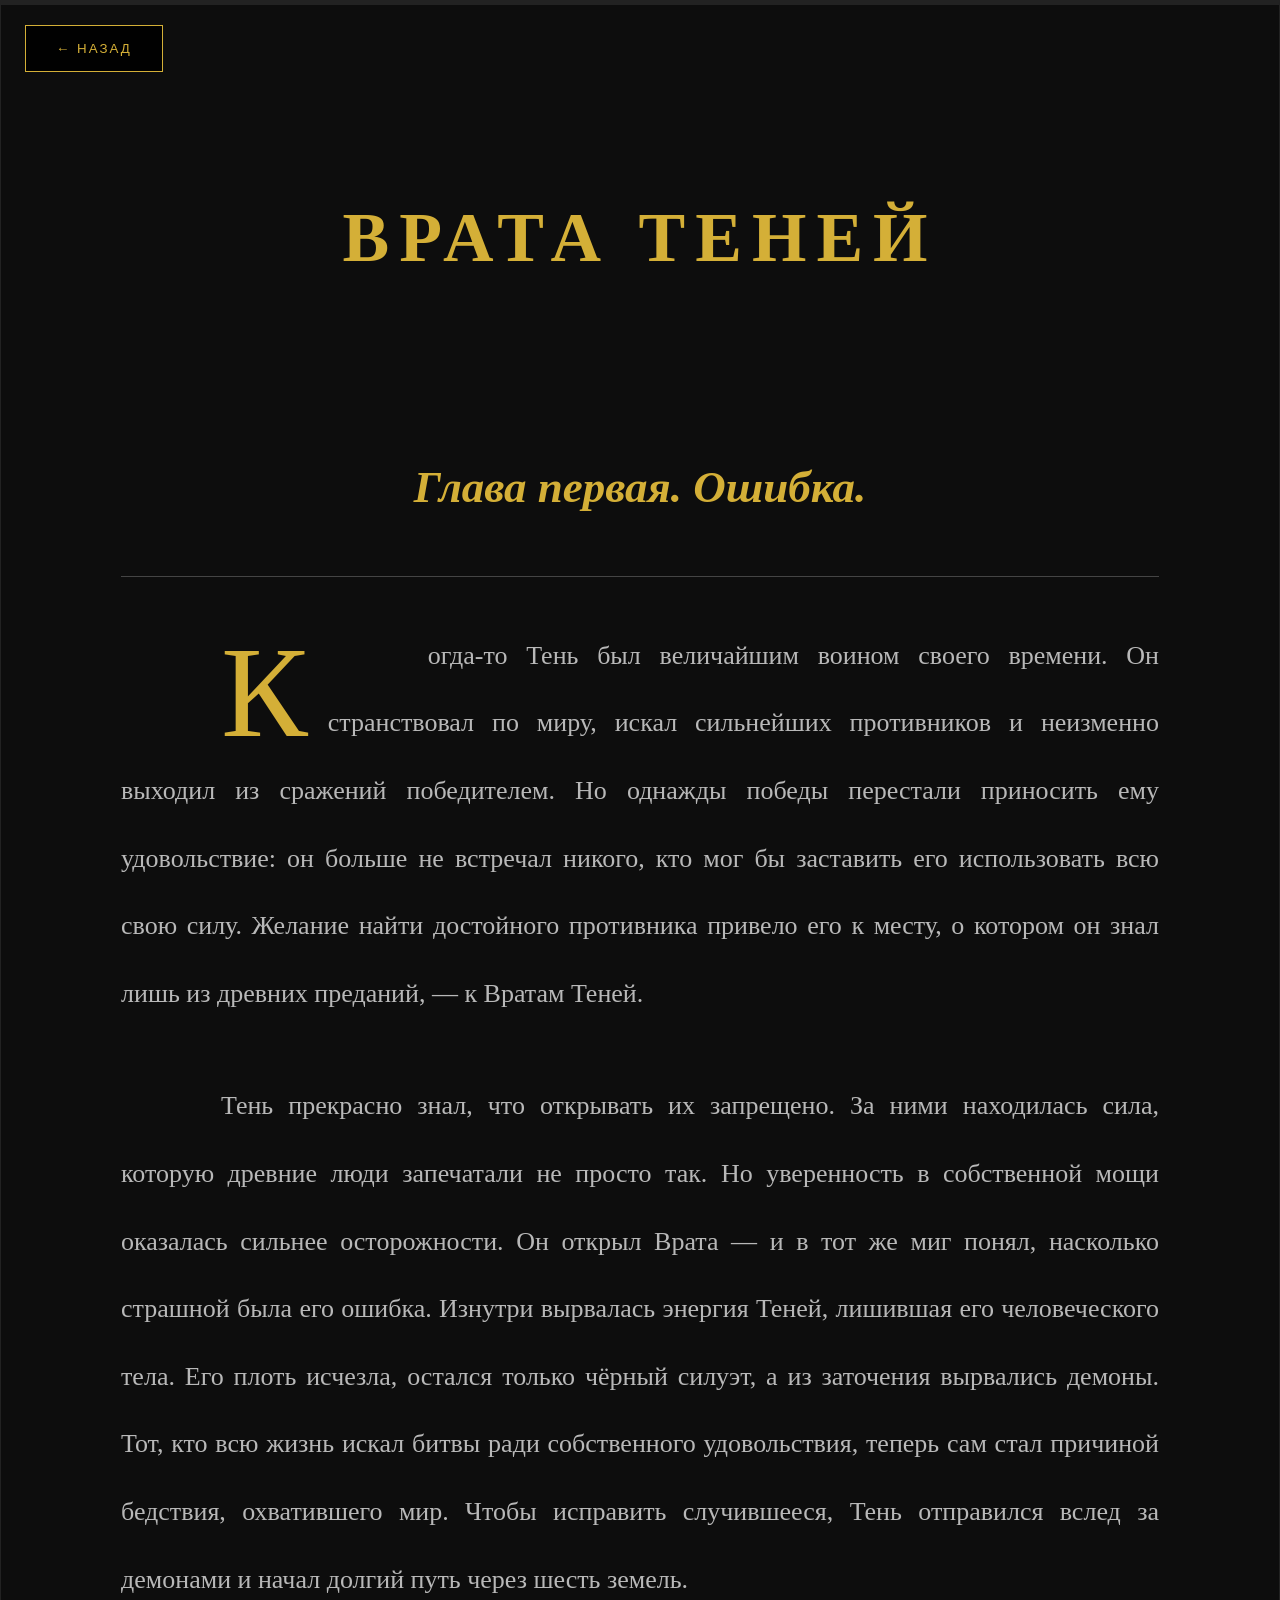
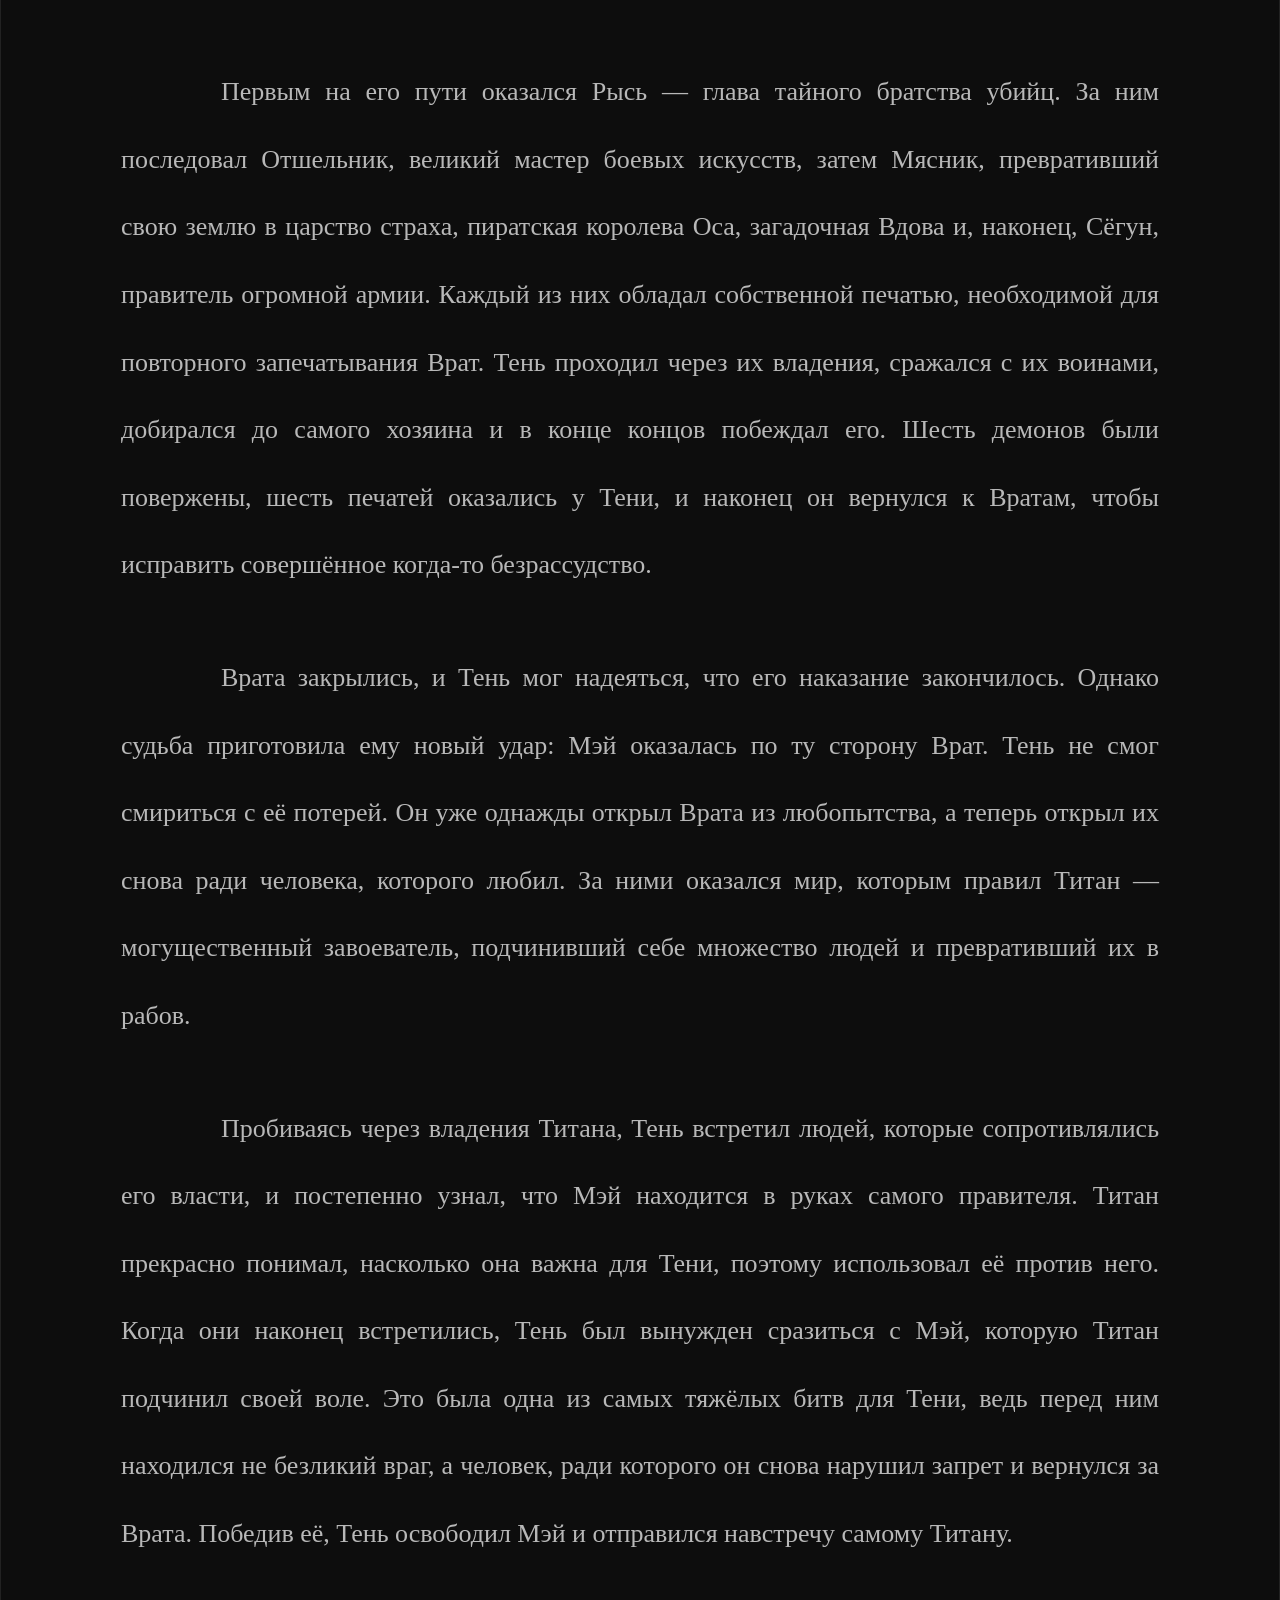
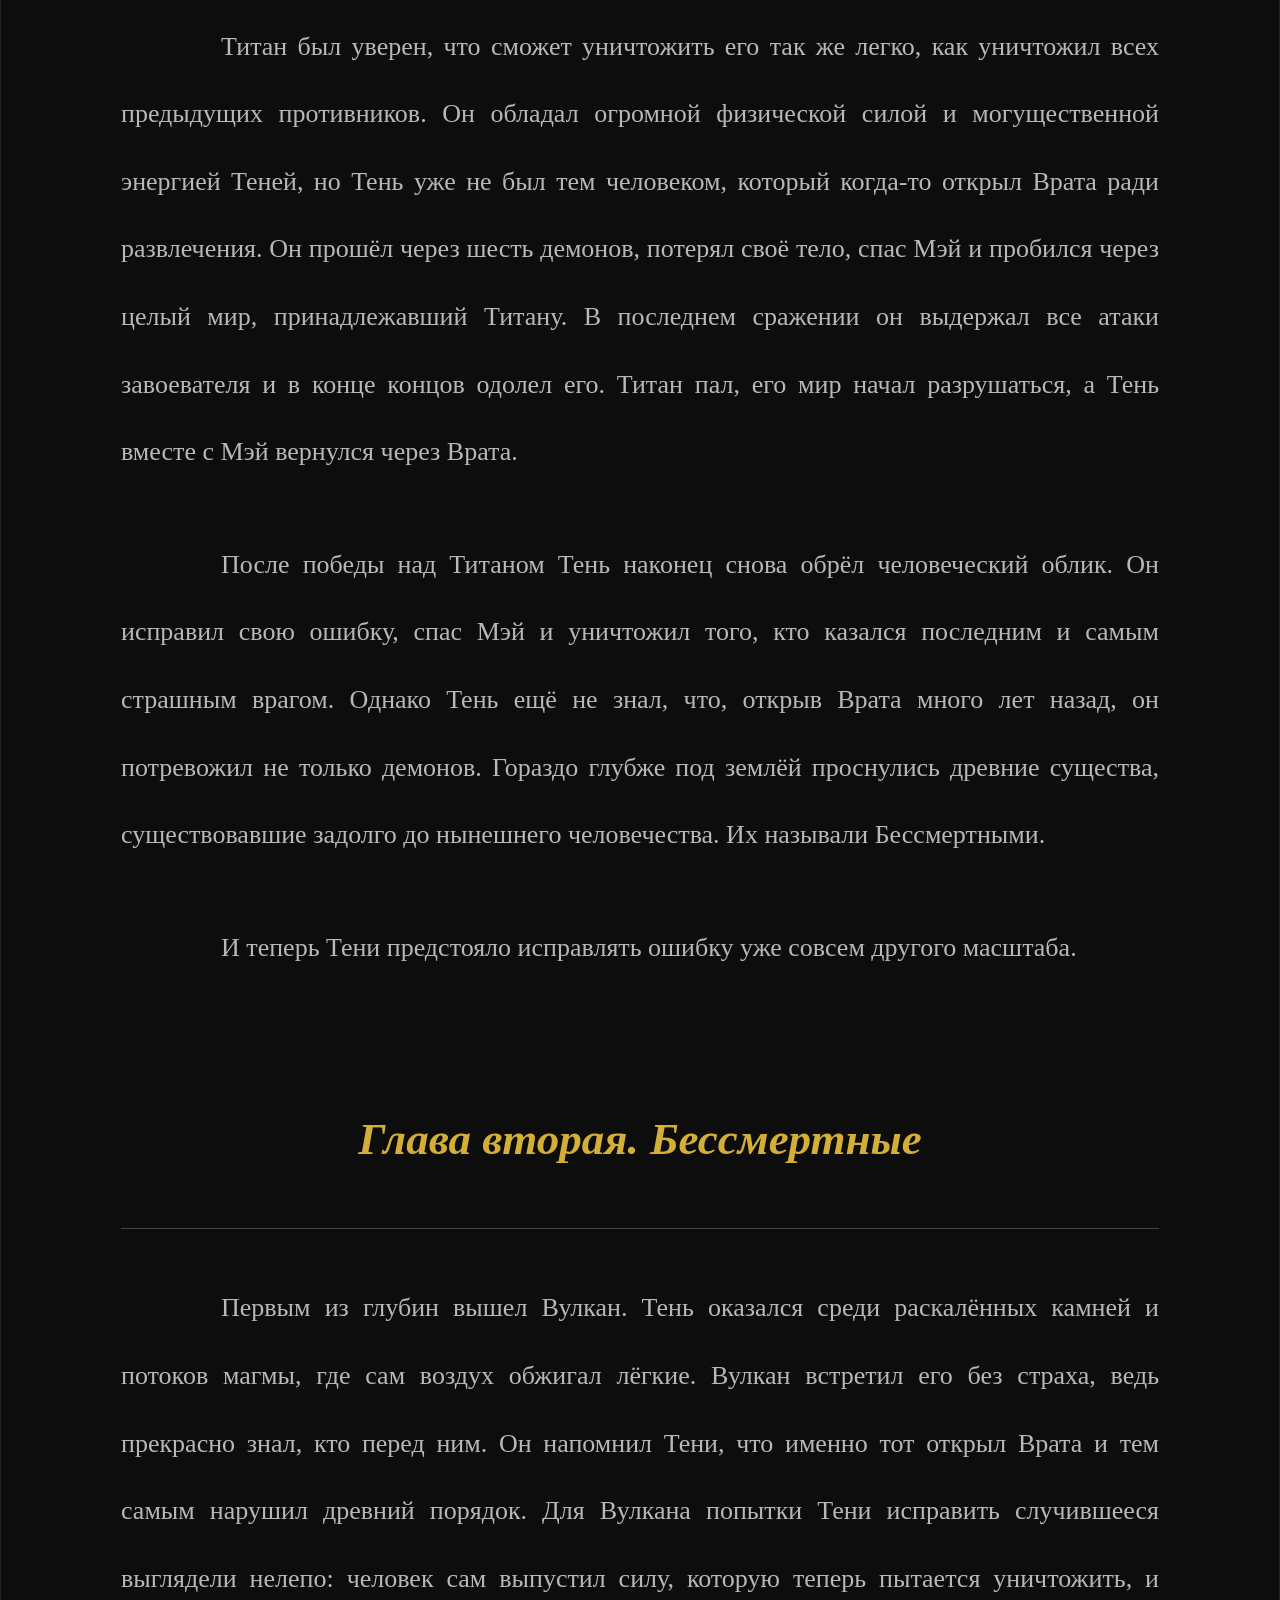
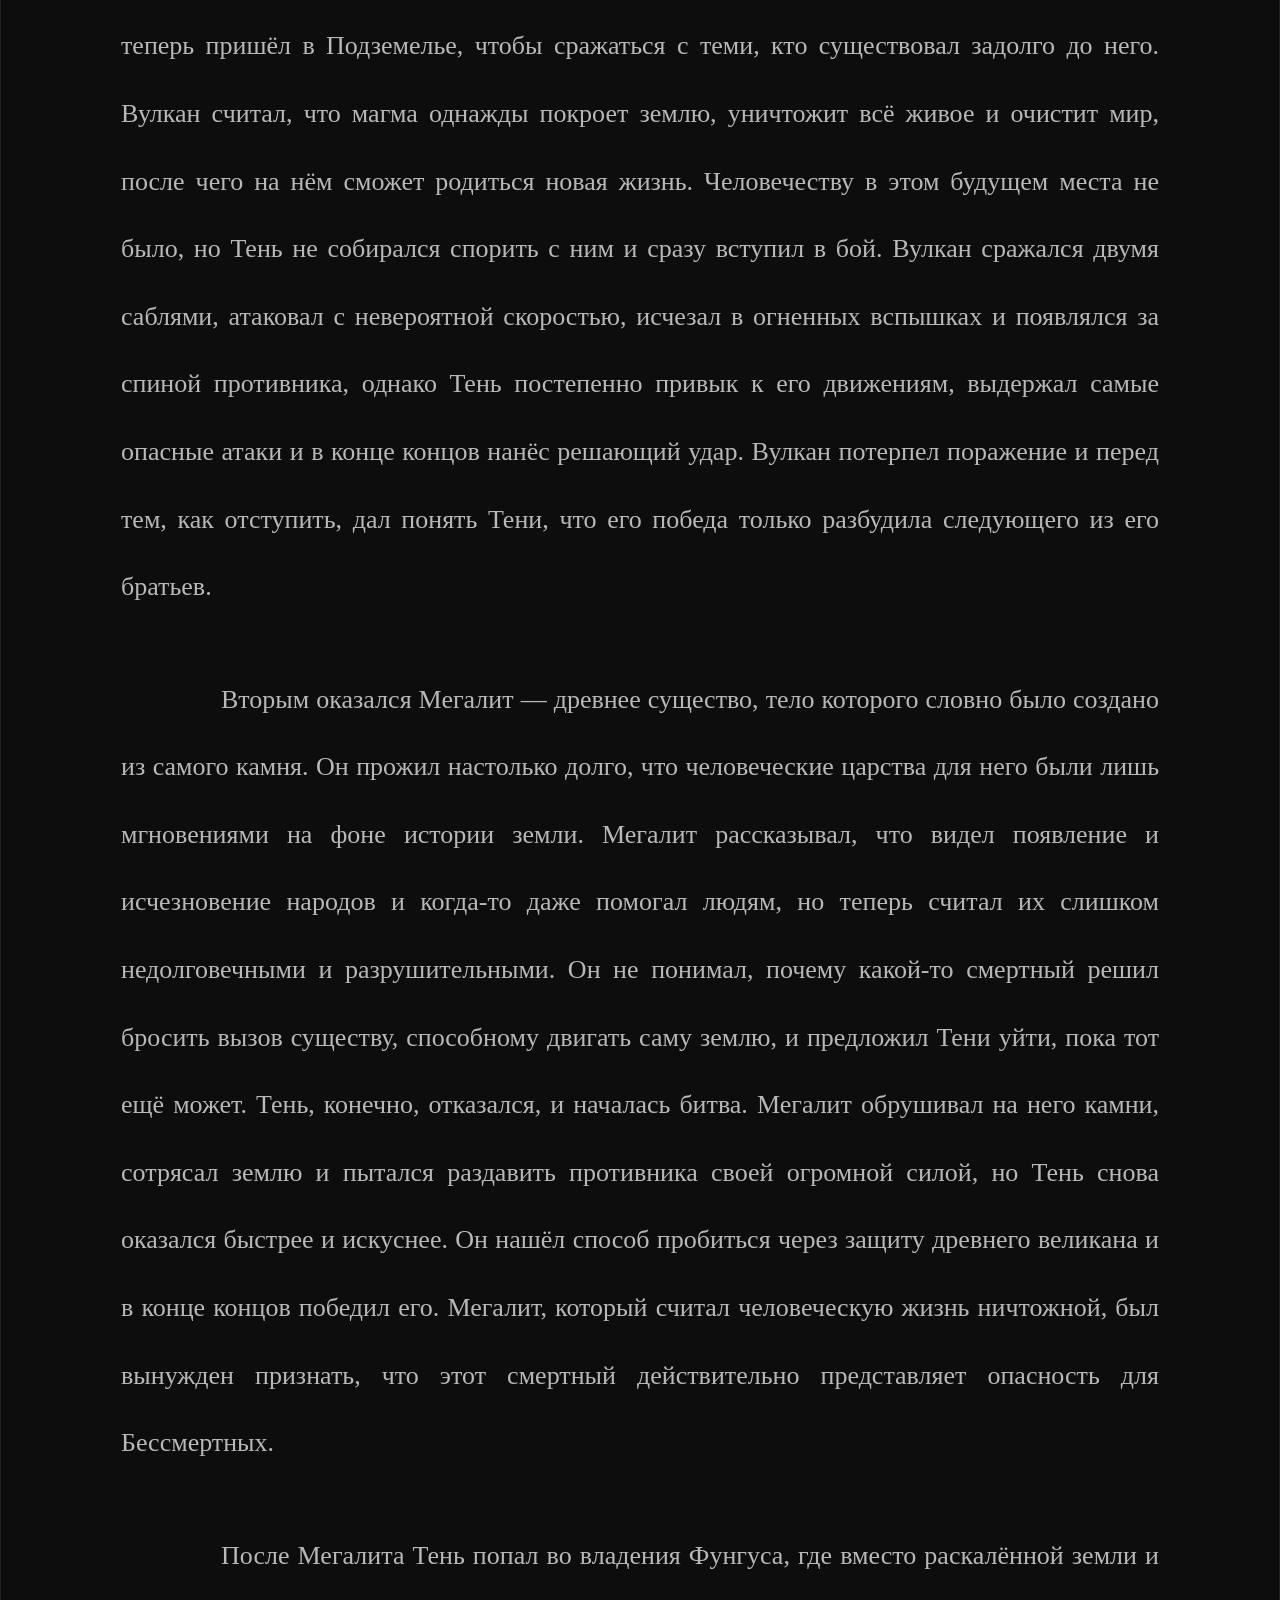
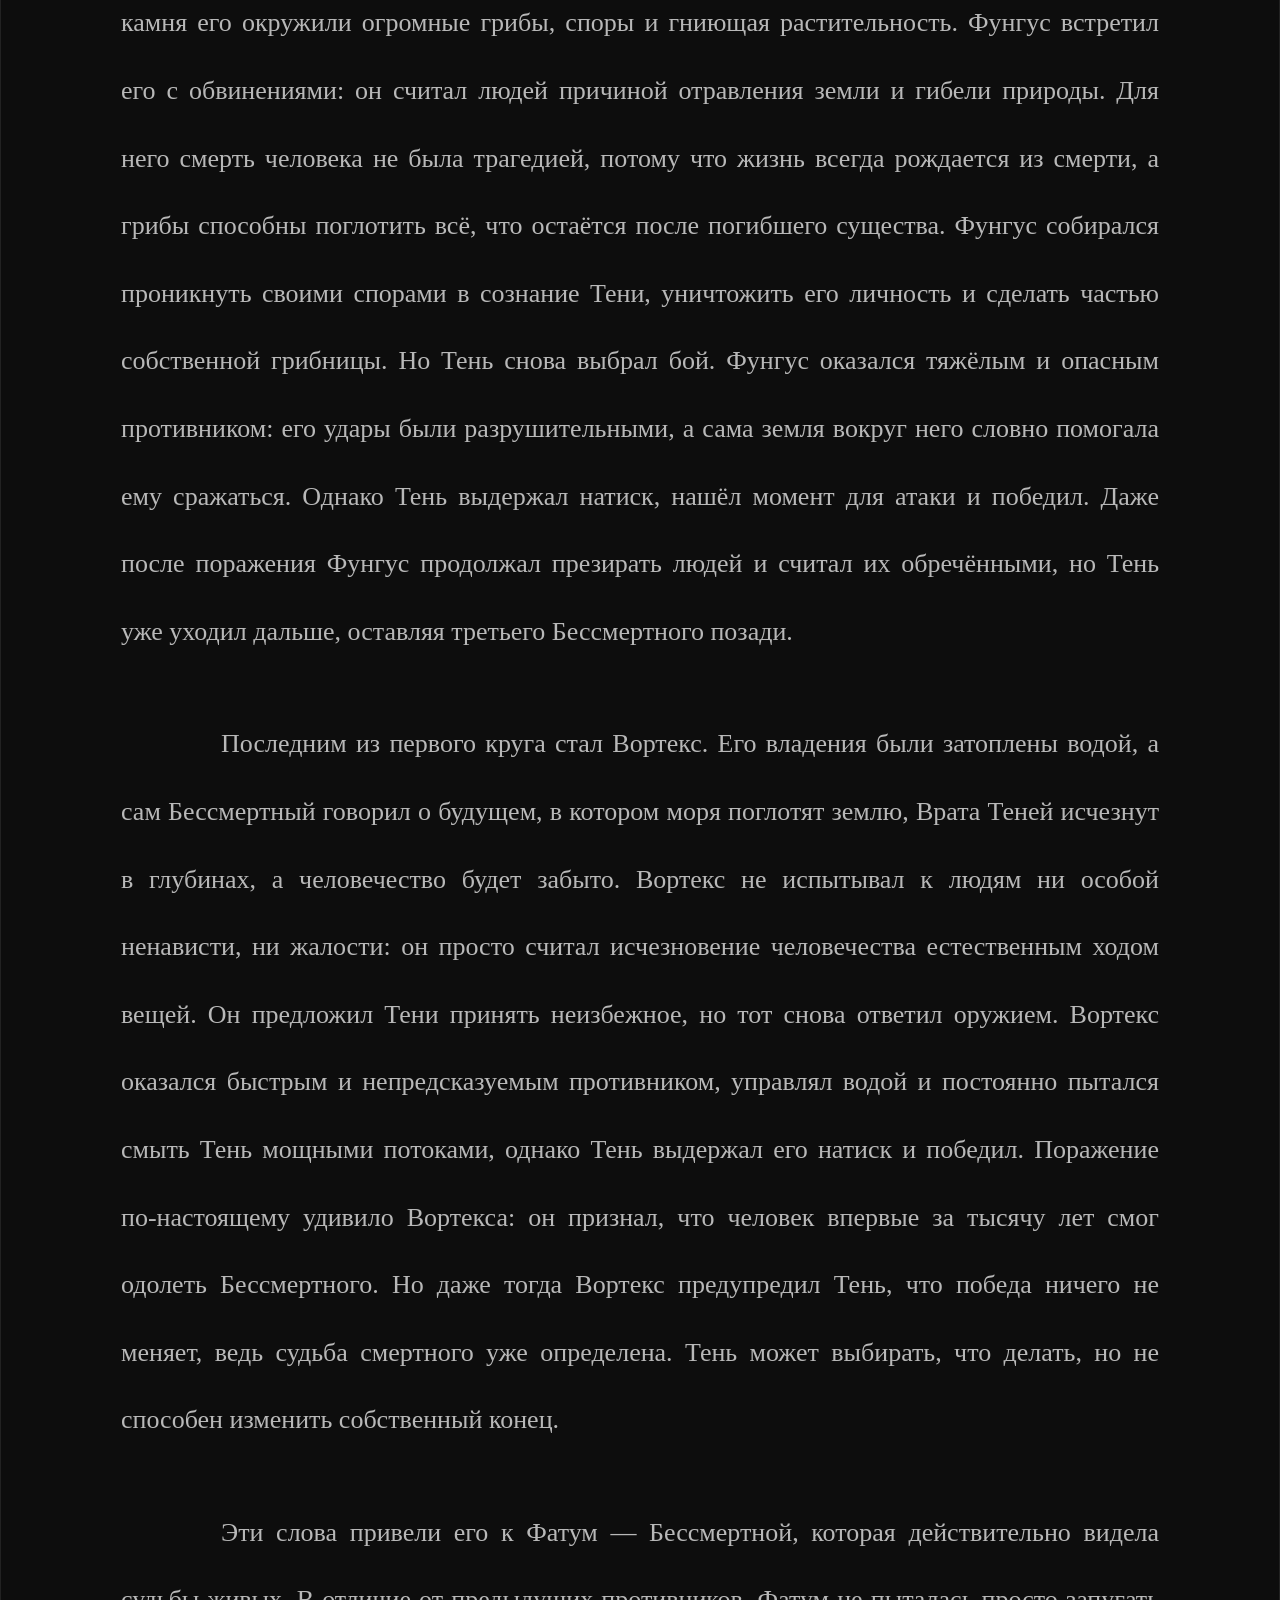
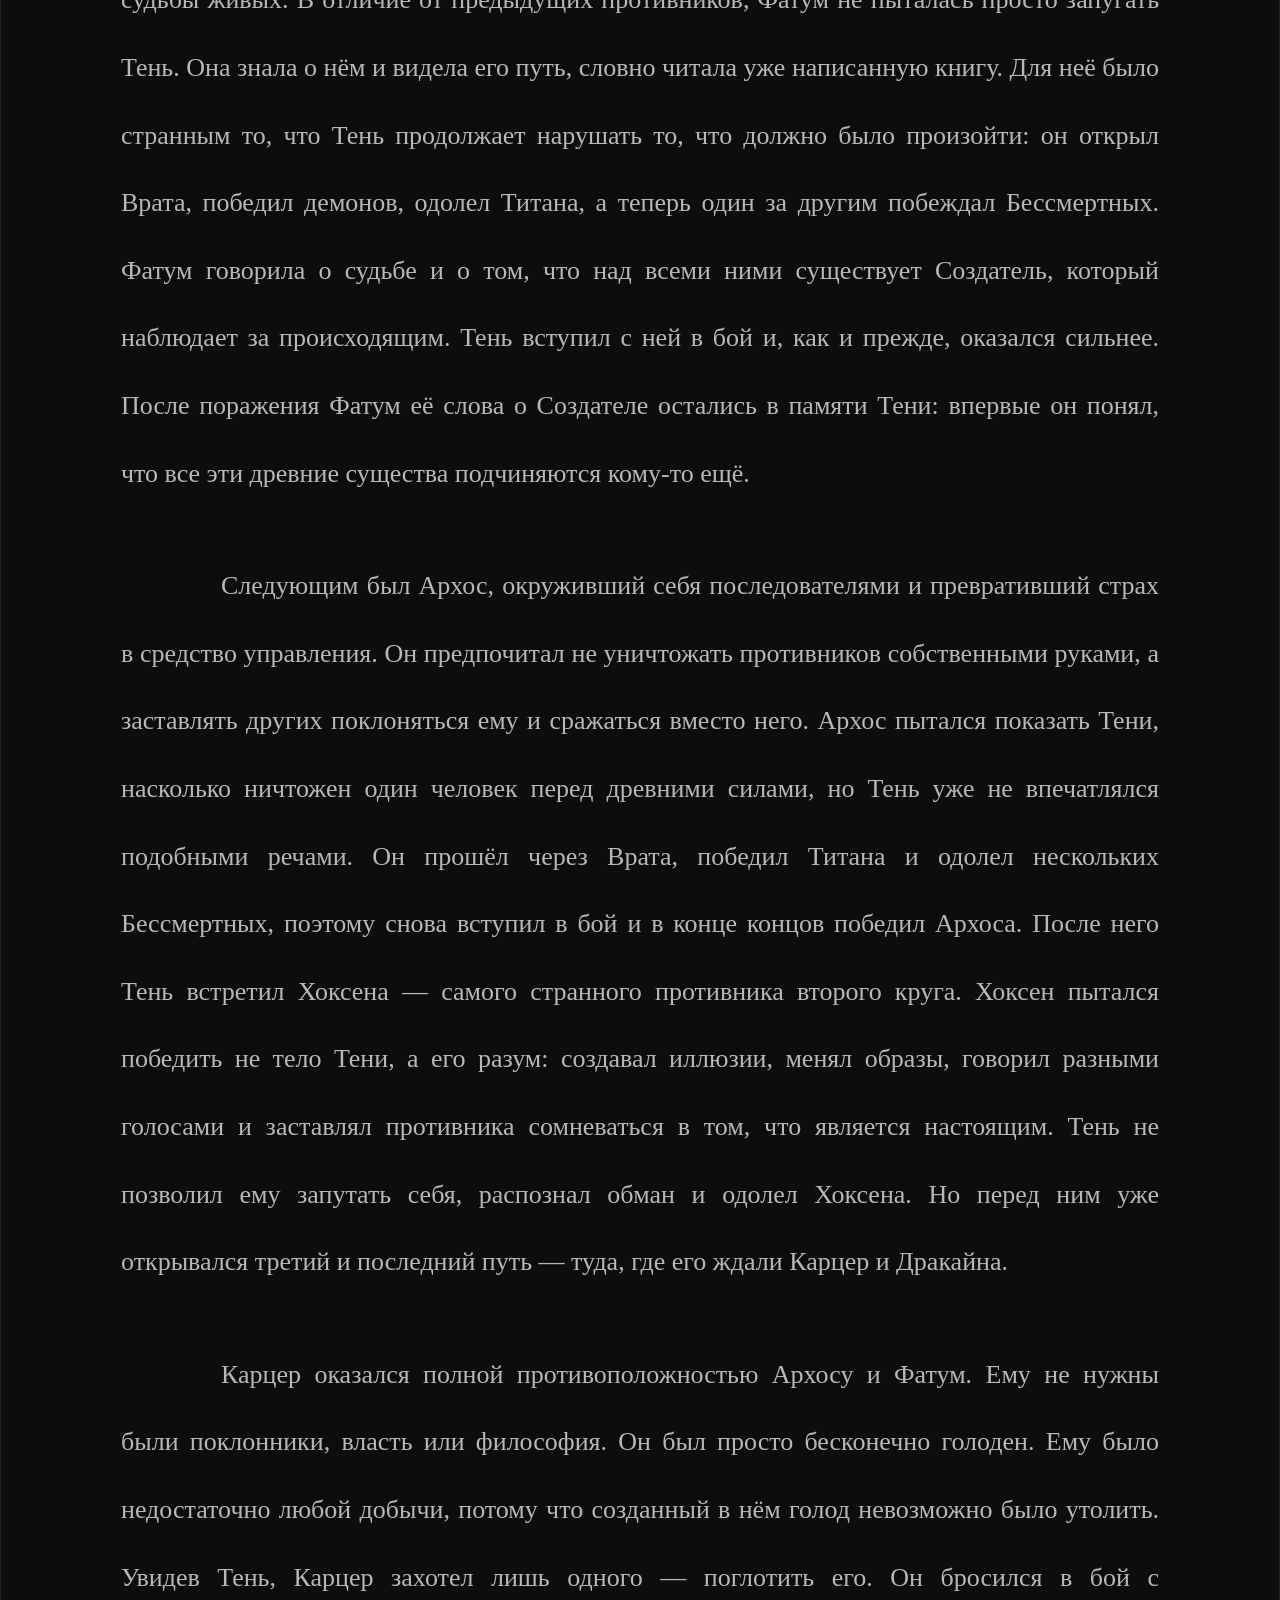
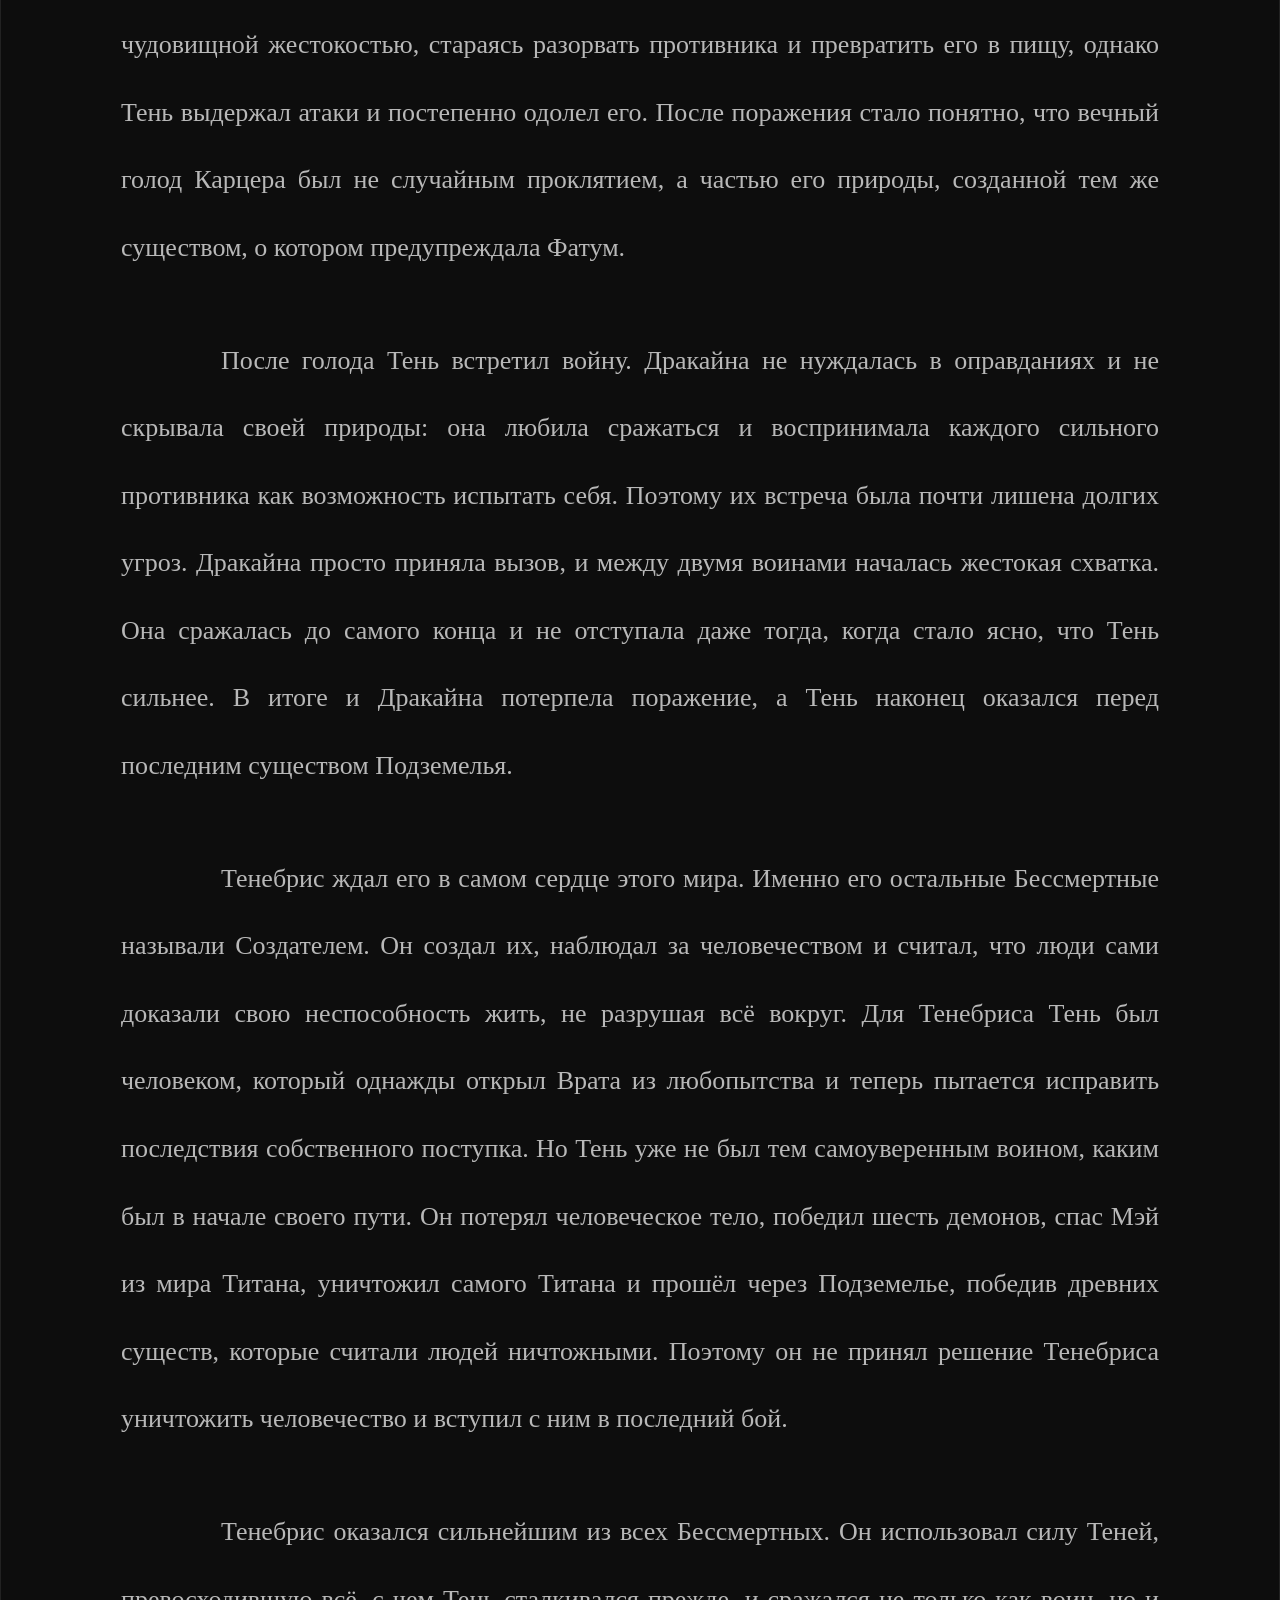
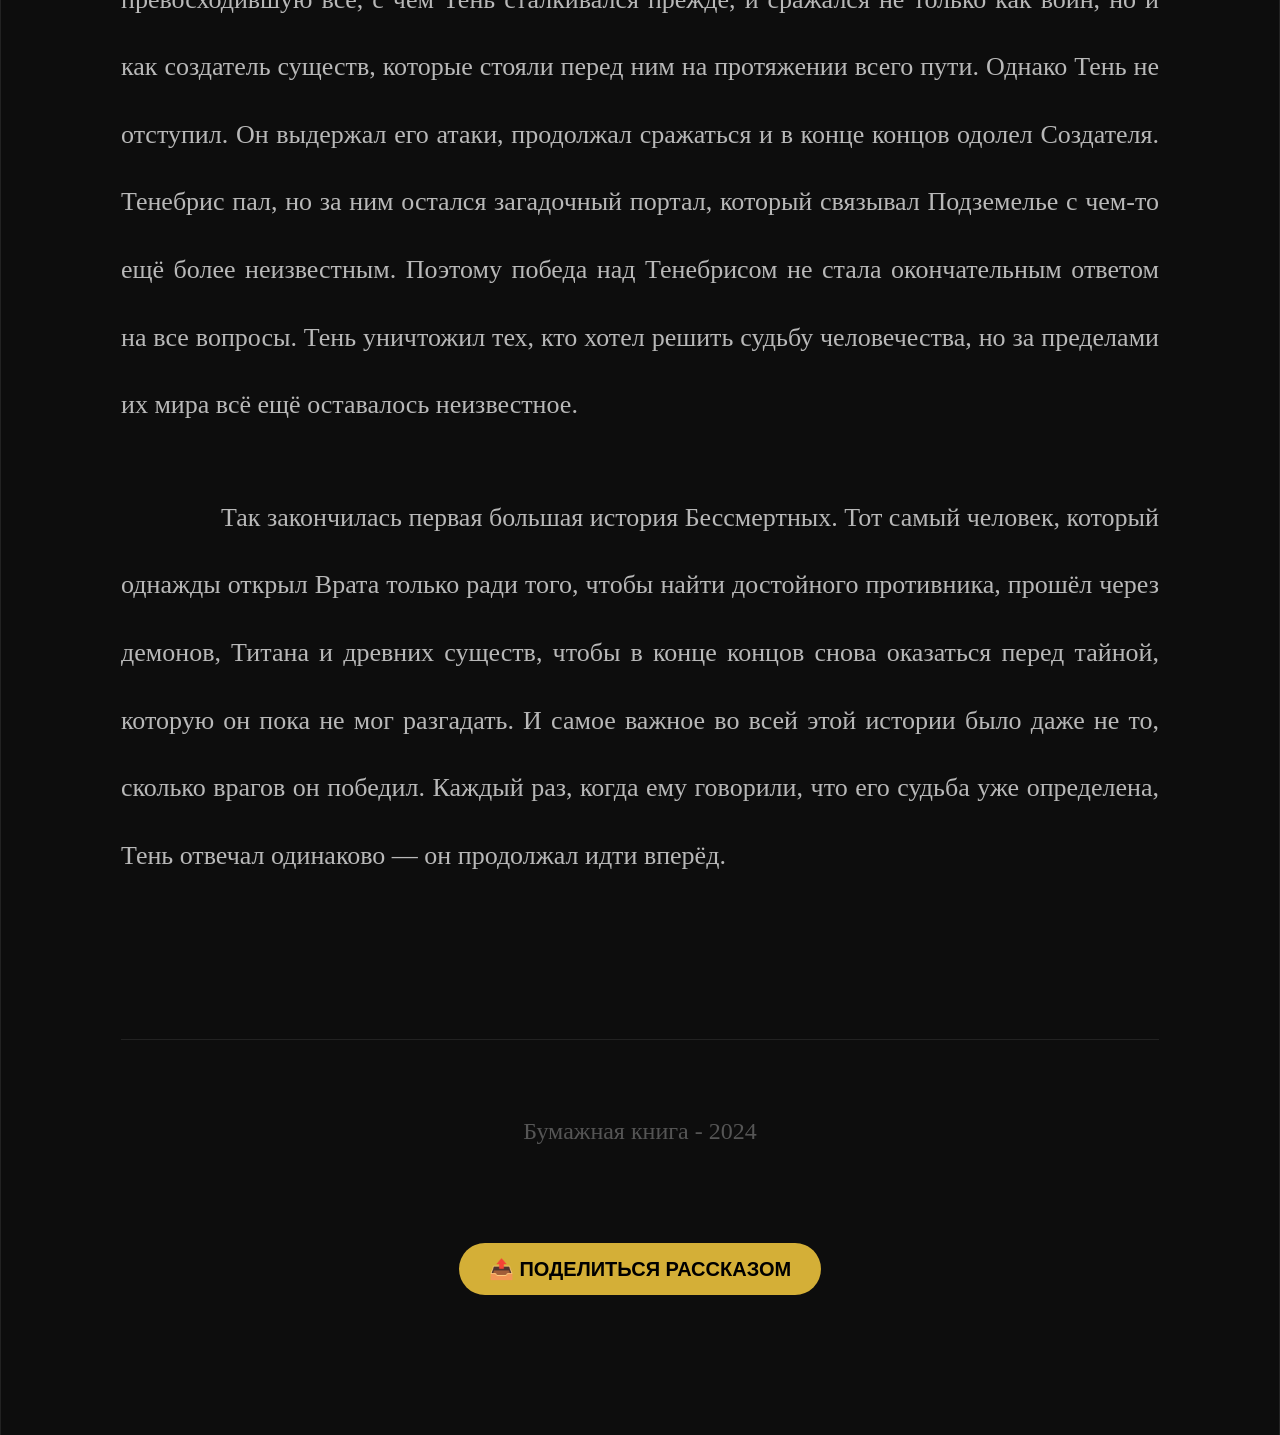
<file: shadow-gates.html>
<!DOCTYPE html>
<html lang="ru">
<head>
    <meta charset="UTF-8">
    <title>ВРАТА ТЕНЕЙ - БУМАЖНАЯ КНИГА</title>
    <link rel="icon" type="image/x-icon" href="favicon.ico">
    <link rel="stylesheet" href="common.css">
    <script src="global.js" defer></script>
</head>
<body>
    <div class="back-nav"><button class="back-btn" onclick="location.href='index.html'">← НАЗАД</button></div>
    <div class="manuscript">
        <h1>ВРАТА ТЕНЕЙ</h1>

        <h2>Глава первая. Ошибка.</h2>
        <p><span class="dropcap">К</span>огда-то Тень был величайшим воином своего времени. Он странствовал по миру, искал сильнейших противников и неизменно выходил из сражений победителем. Но однажды победы перестали приносить ему удовольствие: он больше не встречал никого, кто мог бы заставить его использовать всю свою силу. Желание найти достойного противника привело его к месту, о котором он знал лишь из древних преданий, — к Вратам Теней.</p>
        <p>Тень прекрасно знал, что открывать их запрещено. За ними находилась сила, которую древние люди запечатали не просто так. Но уверенность в собственной мощи оказалась сильнее осторожности. Он открыл Врата — и в тот же миг понял, насколько страшной была его ошибка. Изнутри вырвалась энергия Теней, лишившая его человеческого тела. Его плоть исчезла, остался только чёрный силуэт, а из заточения вырвались демоны. Тот, кто всю жизнь искал битвы ради собственного удовольствия, теперь сам стал причиной бедствия, охватившего мир. Чтобы исправить случившееся, Тень отправился вслед за демонами и начал долгий путь через шесть земель.</p>
        <p>Первым на его пути оказался Рысь — глава тайного братства убийц. За ним последовал Отшельник, великий мастер боевых искусств, затем Мясник, превративший свою землю в царство страха, пиратская королева Оса, загадочная Вдова и, наконец, Сёгун, правитель огромной армии. Каждый из них обладал собственной печатью, необходимой для повторного запечатывания Врат. Тень проходил через их владения, сражался с их воинами, добирался до самого хозяина и в конце концов побеждал его. Шесть демонов были повержены, шесть печатей оказались у Тени, и наконец он вернулся к Вратам, чтобы исправить совершённое когда-то безрассудство.</p>
        <p>Врата закрылись, и Тень мог надеяться, что его наказание закончилось. Однако судьба приготовила ему новый удар: Мэй оказалась по ту сторону Врат. Тень не смог смириться с её потерей. Он уже однажды открыл Врата из любопытства, а теперь открыл их снова ради человека, которого любил. За ними оказался мир, которым правил Титан — могущественный завоеватель, подчинивший себе множество людей и превративший их в рабов.</p>
        <p>Пробиваясь через владения Титана, Тень встретил людей, которые сопротивлялись его власти, и постепенно узнал, что Мэй находится в руках самого правителя. Титан прекрасно понимал, насколько она важна для Тени, поэтому использовал её против него. Когда они наконец встретились, Тень был вынужден сразиться с Мэй, которую Титан подчинил своей воле. Это была одна из самых тяжёлых битв для Тени, ведь перед ним находился не безликий враг, а человек, ради которого он снова нарушил запрет и вернулся за Врата. Победив её, Тень освободил Мэй и отправился навстречу самому Титану.</p>
        <p>Титан был уверен, что сможет уничтожить его так же легко, как уничтожил всех предыдущих противников. Он обладал огромной физической силой и могущественной энергией Теней, но Тень уже не был тем человеком, который когда-то открыл Врата ради развлечения. Он прошёл через шесть демонов, потерял своё тело, спас Мэй и пробился через целый мир, принадлежавший Титану. В последнем сражении он выдержал все атаки завоевателя и в конце концов одолел его. Титан пал, его мир начал разрушаться, а Тень вместе с Мэй вернулся через Врата.</p>
        <p>После победы над Титаном Тень наконец снова обрёл человеческий облик. Он исправил свою ошибку, спас Мэй и уничтожил того, кто казался последним и самым страшным врагом. Однако Тень ещё не знал, что, открыв Врата много лет назад, он потревожил не только демонов. Гораздо глубже под землёй проснулись древние существа, существовавшие задолго до нынешнего человечества. Их называли Бессмертными.</p>
        <p>И теперь Тени предстояло исправлять ошибку уже совсем другого масштаба.</p>

        <h2>Глава вторая. Бессмертные</h2>
        <p>Первым из глубин вышел Вулкан. Тень оказался среди раскалённых камней и потоков магмы, где сам воздух обжигал лёгкие. Вулкан встретил его без страха, ведь прекрасно знал, кто перед ним. Он напомнил Тени, что именно тот открыл Врата и тем самым нарушил древний порядок. Для Вулкана попытки Тени исправить случившееся выглядели нелепо: человек сам выпустил силу, которую теперь пытается уничтожить, и теперь пришёл в Подземелье, чтобы сражаться с теми, кто существовал задолго до него. Вулкан считал, что магма однажды покроет землю, уничтожит всё живое и очистит мир, после чего на нём сможет родиться новая жизнь. Человечеству в этом будущем места не было, но Тень не собирался спорить с ним и сразу вступил в бой. Вулкан сражался двумя саблями, атаковал с невероятной скоростью, исчезал в огненных вспышках и появлялся за спиной противника, однако Тень постепенно привык к его движениям, выдержал самые опасные атаки и в конце концов нанёс решающий удар. Вулкан потерпел поражение и перед тем, как отступить, дал понять Тени, что его победа только разбудила следующего из его братьев.</p>
        <p>Вторым оказался Мегалит — древнее существо, тело которого словно было создано из самого камня. Он прожил настолько долго, что человеческие царства для него были лишь мгновениями на фоне истории земли. Мегалит рассказывал, что видел появление и исчезновение народов и когда-то даже помогал людям, но теперь считал их слишком недолговечными и разрушительными. Он не понимал, почему какой-то смертный решил бросить вызов существу, способному двигать саму землю, и предложил Тени уйти, пока тот ещё может. Тень, конечно, отказался, и началась битва. Мегалит обрушивал на него камни, сотрясал землю и пытался раздавить противника своей огромной силой, но Тень снова оказался быстрее и искуснее. Он нашёл способ пробиться через защиту древнего великана и в конце концов победил его. Мегалит, который считал человеческую жизнь ничтожной, был вынужден признать, что этот смертный действительно представляет опасность для Бессмертных.</p>
        <p>После Мегалита Тень попал во владения Фунгуса, где вместо раскалённой земли и камня его окружили огромные грибы, споры и гниющая растительность. Фунгус встретил его с обвинениями: он считал людей причиной отравления земли и гибели природы. Для него смерть человека не была трагедией, потому что жизнь всегда рождается из смерти, а грибы способны поглотить всё, что остаётся после погибшего существа. Фунгус собирался проникнуть своими спорами в сознание Тени, уничтожить его личность и сделать частью собственной грибницы. Но Тень снова выбрал бой. Фунгус оказался тяжёлым и опасным противником: его удары были разрушительными, а сама земля вокруг него словно помогала ему сражаться. Однако Тень выдержал натиск, нашёл момент для атаки и победил. Даже после поражения Фунгус продолжал презирать людей и считал их обречёнными, но Тень уже уходил дальше, оставляя третьего Бессмертного позади.</p>
        <p>Последним из первого круга стал Вортекс. Его владения были затоплены водой, а сам Бессмертный говорил о будущем, в котором моря поглотят землю, Врата Теней исчезнут в глубинах, а человечество будет забыто. Вортекс не испытывал к людям ни особой ненависти, ни жалости: он просто считал исчезновение человечества естественным ходом вещей. Он предложил Тени принять неизбежное, но тот снова ответил оружием. Вортекс оказался быстрым и непредсказуемым противником, управлял водой и постоянно пытался смыть Тень мощными потоками, однако Тень выдержал его натиск и победил. Поражение по-настоящему удивило Вортекса: он признал, что человек впервые за тысячу лет смог одолеть Бессмертного. Но даже тогда Вортекс предупредил Тень, что победа ничего не меняет, ведь судьба смертного уже определена. Тень может выбирать, что делать, но не способен изменить собственный конец.</p>
        <p>Эти слова привели его к Фатум — Бессмертной, которая действительно видела судьбы живых. В отличие от предыдущих противников, Фатум не пыталась просто запугать Тень. Она знала о нём и видела его путь, словно читала уже написанную книгу. Для неё было странным то, что Тень продолжает нарушать то, что должно было произойти: он открыл Врата, победил демонов, одолел Титана, а теперь один за другим побеждал Бессмертных. Фатум говорила о судьбе и о том, что над всеми ними существует Создатель, который наблюдает за происходящим. Тень вступил с ней в бой и, как и прежде, оказался сильнее. После поражения Фатум её слова о Создателе остались в памяти Тени: впервые он понял, что все эти древние существа подчиняются кому-то ещё.</p>
        <p>Следующим был Архос, окруживший себя последователями и превративший страх в средство управления. Он предпочитал не уничтожать противников собственными руками, а заставлять других поклоняться ему и сражаться вместо него. Архос пытался показать Тени, насколько ничтожен один человек перед древними силами, но Тень уже не впечатлялся подобными речами. Он прошёл через Врата, победил Титана и одолел нескольких Бессмертных, поэтому снова вступил в бой и в конце концов победил Архоса. После него Тень встретил Хоксена — самого странного противника второго круга. Хоксен пытался победить не тело Тени, а его разум: создавал иллюзии, менял образы, говорил разными голосами и заставлял противника сомневаться в том, что является настоящим. Тень не позволил ему запутать себя, распознал обман и одолел Хоксена. Но перед ним уже открывался третий и последний путь — туда, где его ждали Карцер и Дракайна.</p>
        <p>Карцер оказался полной противоположностью Архосу и Фатум. Ему не нужны были поклонники, власть или философия. Он был просто бесконечно голоден. Ему было недостаточно любой добычи, потому что созданный в нём голод невозможно было утолить. Увидев Тень, Карцер захотел лишь одного — поглотить его. Он бросился в бой с чудовищной жестокостью, стараясь разорвать противника и превратить его в пищу, однако Тень выдержал атаки и постепенно одолел его. После поражения стало понятно, что вечный голод Карцера был не случайным проклятием, а частью его природы, созданной тем же существом, о котором предупреждала Фатум.</p>
        <p>После голода Тень встретил войну. Дракайна не нуждалась в оправданиях и не скрывала своей природы: она любила сражаться и воспринимала каждого сильного противника как возможность испытать себя. Поэтому их встреча была почти лишена долгих угроз. Дракайна просто приняла вызов, и между двумя воинами началась жестокая схватка. Она сражалась до самого конца и не отступала даже тогда, когда стало ясно, что Тень сильнее. В итоге и Дракайна потерпела поражение, а Тень наконец оказался перед последним существом Подземелья.</p>
        <p>Тенебрис ждал его в самом сердце этого мира. Именно его остальные Бессмертные называли Создателем. Он создал их, наблюдал за человечеством и считал, что люди сами доказали свою неспособность жить, не разрушая всё вокруг. Для Тенебриса Тень был человеком, который однажды открыл Врата из любопытства и теперь пытается исправить последствия собственного поступка. Но Тень уже не был тем самоуверенным воином, каким был в начале своего пути. Он потерял человеческое тело, победил шесть демонов, спас Мэй из мира Титана, уничтожил самого Титана и прошёл через Подземелье, победив древних существ, которые считали людей ничтожными. Поэтому он не принял решение Тенебриса уничтожить человечество и вступил с ним в последний бой.</p>
        <p>Тенебрис оказался сильнейшим из всех Бессмертных. Он использовал силу Теней, превосходившую всё, с чем Тень сталкивался прежде, и сражался не только как воин, но и как создатель существ, которые стояли перед ним на протяжении всего пути. Однако Тень не отступил. Он выдержал его атаки, продолжал сражаться и в конце концов одолел Создателя. Тенебрис пал, но за ним остался загадочный портал, который связывал Подземелье с чем-то ещё более неизвестным. Поэтому победа над Тенебрисом не стала окончательным ответом на все вопросы. Тень уничтожил тех, кто хотел решить судьбу человечества, но за пределами их мира всё ещё оставалось неизвестное.</p>
        <p>Так закончилась первая большая история Бессмертных. Тот самый человек, который однажды открыл Врата только ради того, чтобы найти достойного противника, прошёл через демонов, Титана и древних существ, чтобы в конце концов снова оказаться перед тайной, которую он пока не мог разгадать. И самое важное во всей этой истории было даже не то, сколько врагов он победил. Каждый раз, когда ему говорили, что его судьба уже определена, Тень отвечал одинаково — он продолжал идти вперёд.</p>

        <footer>Бумажная книга - 2024</footer>
    </div>
</body>
</html>
</file>
<file: common.css>
:root { --gold: #d4af37; --bg: #050505; --text: #b8b8b8; }
body { background: var(--bg); color: var(--text); font-family: 'Times New Roman', serif; margin: 0; padding: 0; }
.back-nav { position: fixed; top: 25px; left: 25px; z-index: 1000; }
.back-btn { background: rgba(0,0,0,0.9); color: var(--gold); border: 1px solid var(--gold); padding: 15px 30px; cursor: pointer; text-transform: uppercase; letter-spacing: 2px; transition: all 0.3s; }
.back-btn:hover { background: var(--gold); color: #000; }
.manuscript { max-width: 1100px; margin: 0 auto; background: #0d0d0d; padding: 100px 120px; line-height: 2.6; border-left: 1px solid #222; border-right: 1px solid #222; }
h1 { text-align: center; color: var(--gold); font-size: 70px; letter-spacing: 10px; text-transform: uppercase; margin-bottom: 20px; }
h2 {
    color: var(--gold);
    font-size: 45px;
    text-align: center;
    margin-top: 100px;
    font-style: italic;
    border-bottom: 1px double #444;
    padding-bottom: 30px;
}
p { text-indent: 100px; font-size: 26px; text-align: justify; margin: 45px 0; }
.dialogue {
    color: #fff;
    font-style: italic;
    border-left: 4px solid var(--gold);
    padding-left: 35px;
    margin: 40px 0 40px 70px;
    text-indent: 0;
}
.dropcap { float: left; font-size: 130px; line-height: 100px; padding-right: 20px; margin-top: 20px; color: var(--gold); font-family: 'Georgia', serif; }
footer { text-align: center; margin-top: 150px; border-top: 1px solid #222; padding-top: 60px; font-size: 24px; color: #555; }
.share-btn {
    display: block;
    margin: 80px auto 40px;
    background: var(--gold);
    color: #000;
    border: none;
    padding: 14px 30px;
    font-size: 20px;
    cursor: pointer;
    border-radius: 40px;
    font-weight: bold;
    transition: all 0.3s;
    text-align: center;
}
.share-btn:hover {
    background: #b8860b;
    transform: scale(1.02);
}
body.light {
    background: #f5f5f0;
    color: #222;
}
body.light .manuscript {
    background: #fff;
    border-color: #ddd;
}
body.light .dialogue {
    color: #222;
}
body.light .back-btn {
    background: rgba(255,255,255,0.9);
    color: var(--gold);
    border-color: var(--gold);
}
body.light .back-btn:hover {
    background: var(--gold);
    color: #000;
}
.progress-container {
    position: fixed;
    top: 0;
    left: 0;
    width: 100%;
    height: 5px;
    background: #222;
    z-index: 10000;
}
.progress-bar {
    height: 5px;
    background: var(--gold);
    width: 0%;
    transition: width 0.1s;
}
.top-btn {
    position: fixed;
    bottom: 25px;
    right: 25px;
    background: #0a0a0a;
    border: 2px solid var(--gold);
    color: var(--gold);
    border-radius: 50%;
    width: 50px;
    height: 50px;
    font-size: 28px;
    cursor: pointer;
    z-index: 10000;
    display: flex;
    align-items: center;
    justify-content: center;
    transition: all 0.3s;
}
.top-btn:hover {
    background: var(--gold);
    color: #000;
    transform: scale(1.05);
}
body.light .progress-container {
    background: #ddd;
}
body.light .top-btn {
    background: #fff;
    border-color: var(--gold);
    color: var(--gold);
}
body.light .top-btn:hover {
    background: var(--gold);
    color: #000;
}
</file>
